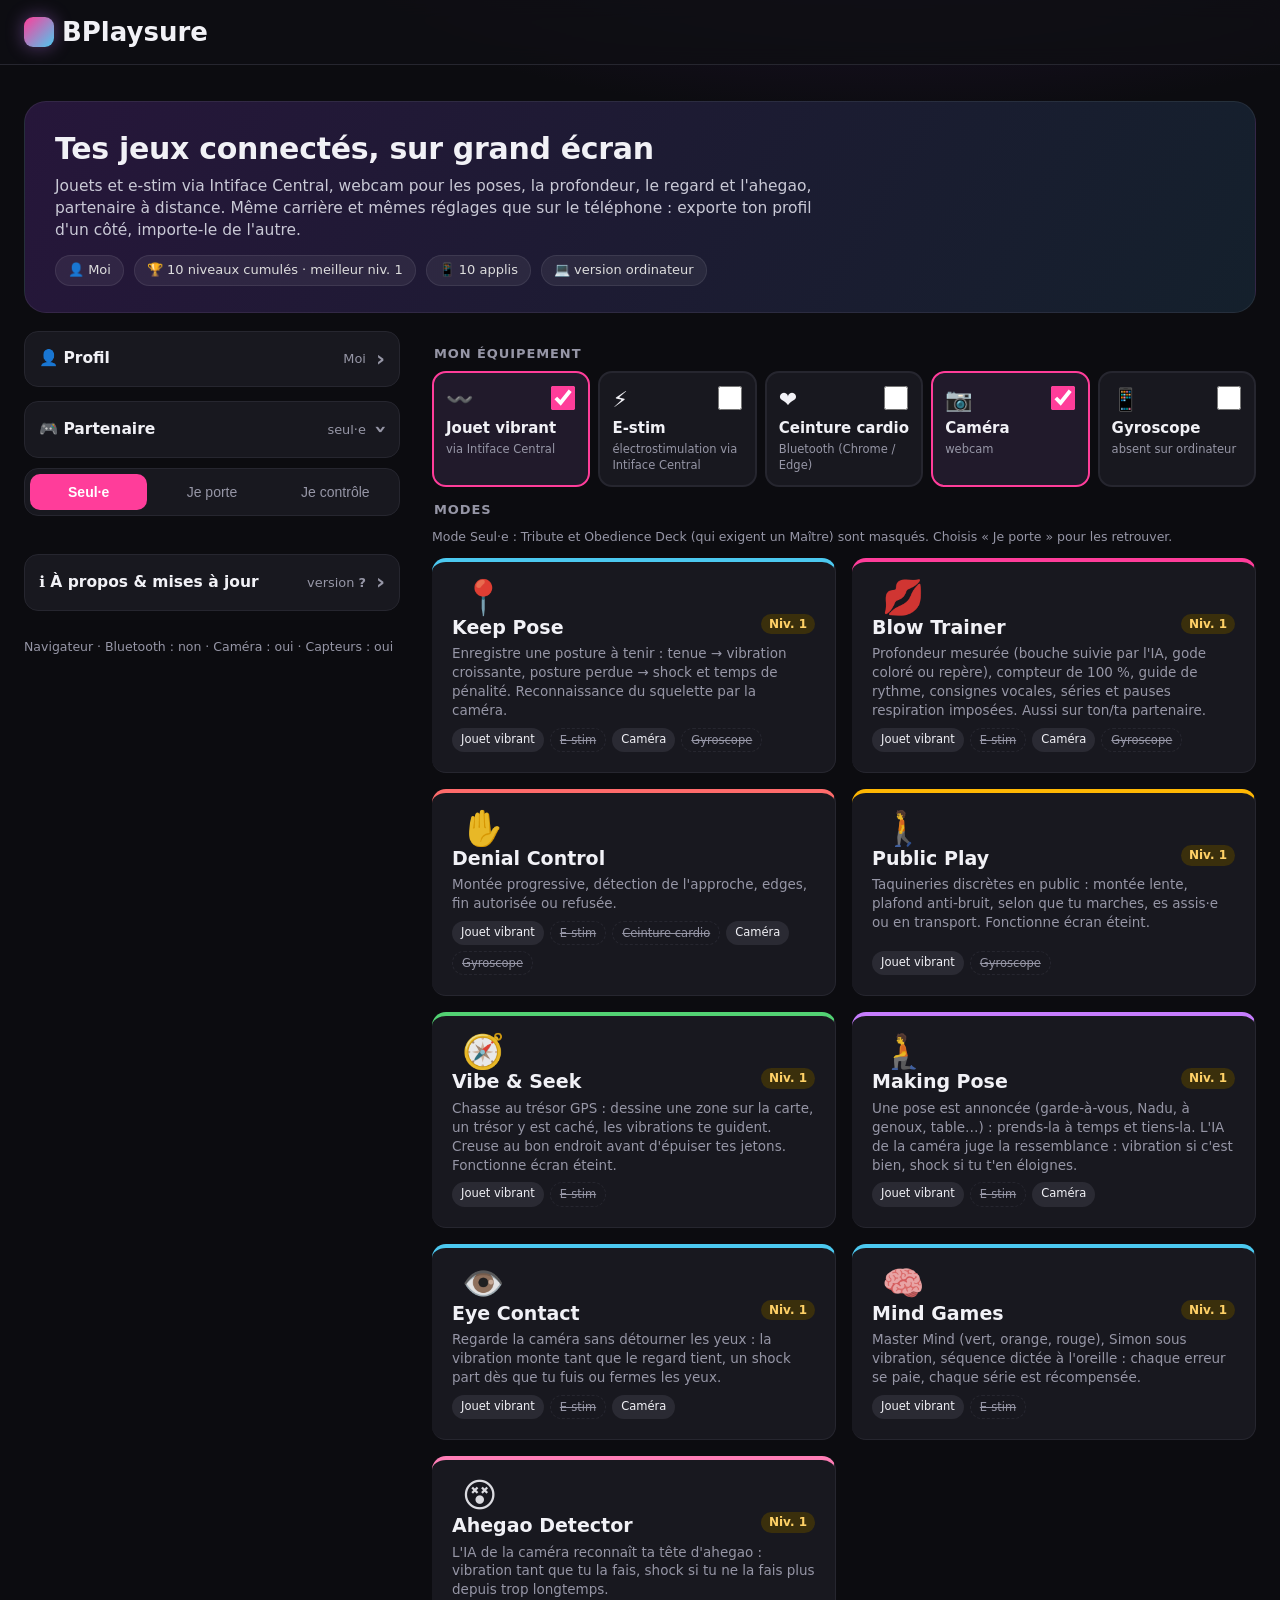
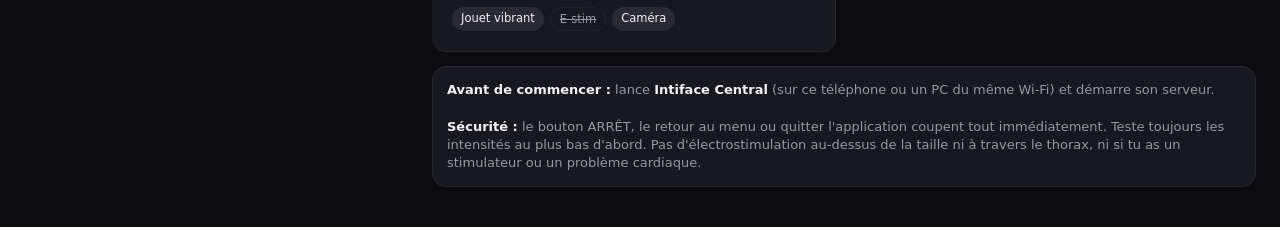
<file: index.html>
<!DOCTYPE html>
<html lang="fr">
<head>
<meta charset="utf-8">
<meta name="viewport" content="width=device-width,initial-scale=1,viewport-fit=cover">
<meta name="theme-color" content="#0f0f13">
<link rel="manifest" href="manifest.webmanifest">
<title>BPlaysure</title>
<link rel="stylesheet" href="common.css">
<style>
  .wrap{max-width:560px;margin:0 auto;padding:calc(16px + env(safe-area-inset-top)) 14px calc(24px + env(safe-area-inset-bottom));display:flex;flex-direction:column;gap:14px}
  .brand{display:flex;align-items:center;gap:8px;font-size:24px;font-weight:800;margin:4px 2px 0}
  .brand .pill{margin-left:auto;font-weight:400}
  h2{font-size:13px;text-transform:uppercase;letter-spacing:.07em;color:var(--mute);margin:8px 2px -4px}
  .eq{display:grid;grid-template-columns:1fr 1fr;gap:8px}
  .eq label{display:flex;flex-direction:column;align-items:flex-start;gap:2px;background:var(--panel);border:2px solid var(--line);border-radius:var(--r);padding:12px;min-height:76px;position:relative;cursor:pointer}
  .eq label:has(input:checked){border-color:var(--acc);background:#211a2b}
  .eq input{position:absolute;top:10px;right:10px}
  .eq .ic{font-size:22px}
  .eq b{font-size:15px}
  .eq small{color:var(--mute);font-size:11.5px}
  .card{display:block;text-decoration:none;color:var(--fg);background:var(--panel);border:1px solid var(--line);border-radius:var(--r);padding:16px;border-left:5px solid var(--c)}
  .card:active{transform:scale(.99)}
  .card h3{margin:0 0 4px;font-size:18px}
  .card p{margin:0;color:var(--mute);font-size:13px}
  .card.off{opacity:.45;pointer-events:none}
  .uses{margin-top:8px;display:flex;gap:6px;flex-wrap:wrap}
  .uses span{font-size:11.5px;padding:3px 9px;border-radius:999px;background:#2a2a33;color:var(--fg)}
  .uses span.no{background:transparent;border:1px dashed var(--line);color:var(--mute);text-decoration:line-through}
  .warn{font-size:12.5px;color:var(--warn)}
  .info{background:var(--panel);border:1px solid var(--line);border-radius:var(--r);padding:14px;font-size:13px;color:var(--mute)}
  .info b{color:var(--fg)}
  .seg{display:grid;grid-template-columns:repeat(3,1fr);gap:6px;background:var(--panel);border:1px solid var(--line);border-radius:var(--r);padding:5px}
  .seg button{background:transparent;border:none;border-radius:10px;padding:10px 4px;font-size:14px;color:var(--mute)}
  .seg button.sel{background:var(--acc);color:#fff;font-weight:700}
  .panel{background:var(--panel);border:1px solid var(--line);border-radius:var(--r);padding:12px 14px}
  .code{font:600 15px ui-monospace,monospace;letter-spacing:.04em;background:#0b0b0e;border:1px solid var(--line);border-radius:10px;padding:10px;word-break:break-all;user-select:all;margin:8px 0}
  textarea{width:100%;background:#0b0b0e;color:var(--fg);border:1px solid var(--line);border-radius:10px;padding:10px;font:15px ui-monospace,monospace;resize:none}
  .bigbtn{width:100%;height:58px;font-size:17px;font-weight:700;border-radius:16px;margin-top:10px}
  select{max-width:58vw}
  .card .mIc{float:right;font-size:28px;line-height:1;margin:-2px 0 0 10px;opacity:.9}
  #hero{display:none}
  #sideCol{display:flex;flex-direction:column;gap:14px}
  #tabBar{display:none}
  /* ---------- téléphone : onglets, liste d'applis groupée, équipement en pastilles ---------- */
  @media (max-width:999px){
    .wrap{padding-bottom:calc(104px + env(safe-area-inset-bottom));gap:12px}
    .brand{position:sticky;top:0;z-index:20;margin:0 -14px;padding:calc(12px + env(safe-area-inset-top)) 16px 12px;background:#0c0c10d6;backdrop-filter:blur(16px);-webkit-backdrop-filter:blur(16px);border-bottom:1px solid #ffffff0d;font-size:21px;justify-content:center}
    .brand .pill{position:absolute;right:14px}
    .brand #tabTitle{font-weight:800}
    .brand .bName{display:none}
    body[data-tab="apps"] #profCard,body[data-tab="apps"] #pairCard,body[data-tab="apps"] #openRemote,body[data-tab="apps"] #aboutCard,body[data-tab="apps"] #envInfo{display:none!important}
    body[data-tab="partner"] #wearerUI,body[data-tab="partner"] #profCard,body[data-tab="partner"] #aboutCard,body[data-tab="partner"] #envInfo{display:none!important}
    body[data-tab="me"] #wearerUI,body[data-tab="me"] #pairCard,body[data-tab="me"] #openRemote{display:none!important}
    body[data-tab="partner"].ctl #ctlHint{display:block}
    details.pairCard>summary,.panel,.seg{border-radius:18px;background:#16161c;border-color:#ffffff0a}
    /* barre d'onglets */
    #tabBar{display:flex;position:fixed;left:0;right:0;bottom:0;z-index:30;justify-content:space-around;align-items:flex-end;padding:8px 10px calc(8px + env(safe-area-inset-bottom));background:#111116ee;backdrop-filter:blur(16px);-webkit-backdrop-filter:blur(16px);border-top:1px solid #ffffff0d}
    #tabBar button{flex:1;background:none;border:none;color:var(--mute);display:flex;flex-direction:column;align-items:center;gap:3px;font-size:11px;padding:4px 0}
    #tabBar button b{font-size:21px;line-height:1;filter:grayscale(1) opacity(.7)}
    #tabBar button.sel{color:var(--fg)}
    #tabBar button.sel b{filter:none}
    #tabBar button.mid b{width:58px;height:58px;margin-top:-26px;border-radius:50%;display:flex;align-items:center;justify-content:center;background:linear-gradient(135deg,#ff3d9a,#c77dff);box-shadow:0 8px 22px #ff3d9a55;border:4px solid #0c0c10;filter:none;font-size:25px}
    #tabBar button.mid.sel{color:var(--acc)}
    /* équipement : pastilles défilantes */
    .eq{display:flex;overflow-x:auto;gap:8px;scrollbar-width:none;margin:0 -14px;padding:0 14px}
    .eq::-webkit-scrollbar{display:none}
    .eq label{flex:none;flex-direction:row;align-items:center;gap:7px;min-height:0;padding:9px 14px;border-radius:999px;border-width:1px;background:#16161c}
    .eq label small{display:none}
    .eq label b{font-size:13.5px;font-weight:600}
    .eq .ic{font-size:17px}
    .eq input{position:absolute;opacity:0;pointer-events:none}
    .eq label:has(input:checked){border-color:var(--acc);background:#2a1022}
    .eq label:has(input:checked) b::after{content:" ✓";color:var(--acc)}
    /* applis : une liste groupée comme un menu de réglages */
    #modeGrid{background:#16161c;border:1px solid #ffffff0a;border-radius:20px;gap:0!important;overflow:hidden}
    #modeGrid .card{display:grid;grid-template-columns:46px minmax(0,1fr) auto;grid-template-areas:"ic t ch" "ic d ch";column-gap:12px;align-items:center;background:none;border:none;border-radius:0;border-bottom:1px solid #ffffff09;padding:12px 14px}
    #modeGrid .card:last-child{border-bottom:none}
    #modeGrid .card::after{content:"›";grid-area:ch;color:#6d6d7a;font-size:26px;font-weight:300}
    #modeGrid .card .mIc{grid-area:ic;float:none;margin:0;width:44px;height:44px;border-radius:50%;display:flex;align-items:center;justify-content:center;font-size:21px;background:color-mix(in srgb,var(--c) 22%,#16161c);box-shadow:inset 0 0 0 1px color-mix(in srgb,var(--c) 45%,transparent)}
    #modeGrid .card h3{grid-area:t;font-size:16px;margin:0;display:flex;align-items:center;gap:6px}
    #modeGrid .card h3 .lvlTag{float:none!important;margin-left:auto;font-size:10.5px;padding:1px 7px}
    #modeGrid .card p{grid-area:d;font-size:12.5px;white-space:nowrap;overflow:hidden;text-overflow:ellipsis}
    #modeGrid .card .uses{display:none}
    #modeGrid .card:active{background:#ffffff08;transform:none}
    h2{margin:10px 4px 2px}
  }
  /* ---------- grand écran : menu façon site web ---------- */
  @media (min-width:1000px){
    body{background:radial-gradient(1200px 500px at 70% -10%,#2a1640 0,transparent 60%),var(--bg)}
    .wrap{max-width:1320px;padding:0 24px 40px;display:grid;grid-template-columns:380px minmax(0,1fr);grid-template-areas:"brand brand" "upd upd" "hero hero" "side main";gap:18px 28px;align-items:start}
    .brand{grid-area:brand;position:sticky;top:0;z-index:20;margin:0 -24px;padding:14px 24px;background:#0f0f13d9;backdrop-filter:blur(10px);border-bottom:1px solid var(--line);font-size:26px}
    .brand::before{content:"";width:30px;height:30px;border-radius:9px;background:linear-gradient(135deg,var(--acc),var(--vib));box-shadow:0 0 18px #c77dff66}
    #updBox{grid-area:upd}
    #hero{grid-area:hero;display:block;padding:26px 30px;border-radius:22px;background:linear-gradient(120deg,#26163a,#14202c);border:1px solid #ffffff12}
    #hero h1{margin:0 0 6px;font-size:30px;letter-spacing:-.01em}
    #hero p{margin:0;color:#c9c9d6;max-width:760px}
    #hero .heroStats{display:flex;gap:10px;flex-wrap:wrap;margin-top:14px}
    #hero .heroStats span{background:#ffffff10;border:1px solid #ffffff14;border-radius:999px;padding:5px 12px;font-size:13px;color:#ddd}
    #sideCol{grid-area:side;display:flex;flex-direction:column;gap:14px;position:sticky;top:80px;max-height:calc(100vh - 96px);overflow:auto;padding-right:4px}
    #wearerUI{grid-area:main}
    .eq{grid-template-columns:repeat(5,1fr)}
    #modeGrid{display:grid!important;grid-template-columns:repeat(auto-fill,minmax(290px,1fr));gap:16px!important}
    .card{padding:20px;border-left-width:0;border-top:4px solid var(--c);transition:transform .15s,box-shadow .15s,border-color .15s;min-height:150px;display:flex;flex-direction:column}
    .card h3{font-size:19px}
    .card p{font-size:13.5px;flex:1}
    .card .mIc{font-size:34px}
    h2{font-size:13px;margin-top:14px}
    select{max-width:240px}
    #lockScr{background:radial-gradient(800px 400px at 50% 30%,#2a1640,transparent 70%),var(--bg)}
  }
  details.pairCard{display:flex;flex-direction:column;gap:10px}
  details.pairCard>summary{list-style:none;cursor:pointer;display:flex;align-items:center;gap:10px;padding:12px 14px;background:var(--panel);border:1px solid var(--line);border-radius:var(--r);font-weight:700}
  details.pairCard>summary::-webkit-details-marker{display:none}
  details.pairCard>summary small{font-weight:400;color:var(--mute);margin-left:auto;text-align:right}
  details.pairCard>summary::after{content:"›";color:var(--mute);font-size:22px;transition:transform .15s}
  details.pairCard[open]>summary::after{transform:rotate(90deg)}
  details.pairCard[open]>summary{margin-bottom:10px}
  details.pairCard>summary>span{white-space:nowrap}
  details.pairCard>.seg,details.pairCard>.panel{margin-bottom:10px}
  /* profils */
  .pickRow{display:flex;gap:6px;align-items:center;margin:6px 0}
  .pickRow select{flex:1;min-width:0}
  .pickRow button{flex:none;min-width:44px;padding:0 10px}
  #lockScr{position:fixed;inset:0;z-index:9500;background:var(--bg,#0d0d12);display:flex;flex-direction:column;align-items:center;justify-content:center;gap:12px;padding:24px;text-align:center}
  #lockScr input{font:800 28px ui-monospace,monospace;text-align:center;letter-spacing:8px;width:220px;background:var(--panel,#16161e);color:var(--fg,#eee);border:1px solid var(--line,#333);border-radius:12px;padding:8px}
  #lockScr .others{display:flex;flex-wrap:wrap;gap:8px;justify-content:center;margin-top:16px}
</style>
</head>
<body>
<nav id="tabBar">
  <button data-t="partner"><b>💞</b>Partenaire</button>
  <button data-t="apps" class="mid"><b>🎮</b>Applis</button>
  <button data-t="me"><b>👤</b>Moi</button>
</nav>
<div class="wrap">
  <div class="brand"><span class="bName">BPlaysure</span><span id="tabTitle" class="hidden"></span> <span id="partnerState" class="pill hidden"></span></div>

  <section id="hero">
    <h1>Tes jeux connectés, sur grand écran</h1>
    <p>Jouets et e-stim via Intiface Central, webcam pour les poses, la profondeur, le regard et l'ahegao, partenaire à distance. Même carrière et mêmes réglages que sur le téléphone : exporte ton profil d'un côté, importe-le de l'autre.</p>
    <div class="heroStats" id="heroStats"></div>
  </section>

  <div class="panel hidden" id="updBox" style="border-color:#52d273;margin-bottom:12px">
    <b id="updTitle"></b><br><small class="muted" id="updSub"></small>
    <pre id="updNotes" class="muted" style="white-space:pre-wrap;font:inherit;font-size:13px;max-height:180px;overflow:auto;margin:8px 0"></pre>
    <div class="meter hidden" id="updProg" style="margin:8px 0"><div id="updBar" class="vibC"></div></div>
    <p class="muted" id="updMsg" style="margin:4px 0"></p>
    <div class="row"><button id="updGo" class="primary">⬇️ Mettre à jour</button><button id="updLater">Plus tard</button><button id="updSkip">Ignorer</button></div>
  </div>

  <div id="lockScr" class="hidden">
    <div style="font-size:52px">🔒</div>
    <h2 id="lockName" style="margin:0"></h2>
    <input id="lockPin" type="password" inputmode="numeric" maxlength="12" placeholder="PIN" autocomplete="off">
    <button id="lockGo" class="primary" style="min-width:220px">Déverrouiller</button>
    <p class="muted" id="lockMsg"></p>
    <div class="others" id="lockOthers"></div>
  </div>

  <div id="sideCol">
  <details class="pairCard" id="profCard">
  <summary><span>👤 Profil</span><small id="profSum">—</small></summary>
  <div class="panel">
    <div class="pickRow"><select id="profSel"></select><button id="profAdd" title="Nouveau profil">➕</button><button id="profRen" title="Renommer">✏️</button><button id="profDel" title="Supprimer">🗑️</button></div>
    <p class="muted" style="margin:4px 0 8px">Chaque profil a sa carrière, ses réglages, son équipement et ses partenaires.</p>
    <div class="row"><button id="profPin">🔒 PIN…</button><button id="profExp">📤 Exporter</button><button id="profImp">📥 Importer</button></div>
    <input id="profFile" type="file" accept=".json,application/json,text/plain,application/octet-stream" class="hidden">
    <p class="muted" style="margin:6px 0 0">La sauvegarde (fichier .json) permet de retrouver ce profil sur un autre téléphone ou sur ordinateur : « Importer » le recrée en nouveau profil, sans rien écraser. La galerie d'images d'Eye Contact n'est pas incluse. Le PIN est un simple verrou d'accès, les données ne sont pas chiffrées.</p>
  </div>
  </details>

  <details class="pairCard" id="pairCard" open>
  <summary><span>🎮 Partenaire</span><small id="pairSum">—</small></summary>
  <div class="seg" id="roleSeg">
    <button data-r="none">Seul·e</button>
    <button data-r="wear">Je porte</button>
    <button data-r="ctl">Je contrôle</button>
  </div>

  <!-- PORTEUR -->
  <div class="panel hidden" id="wearPanel">
    <div class="pickRow"><span>👑 Maître</span><select id="mstSel"></select><button id="mstAdd" title="Ajouter un Maître">➕</button><button id="mstRen" title="Renommer">✏️</button><button id="mstDel" title="Supprimer">🗑️</button></div>
    <p class="muted" style="margin:0 0 8px">Chaque Maître (ou chaque appareil d'un même Maître : téléphone, PC…) a son propre code, ses permissions et son accord Master/Sub. Choisis ici celui qui te contrôle maintenant.</p>
    <p class="muted">Donne ce code à ton/ta partenaire : sur son téléphone, menu → « Je contrôle ». Contrôle : <b id="fp">—</b> (doit s'afficher pareil chez lui/elle).</p>
    <div class="code" id="pairCode">—</div>
    <div class="row"><button id="shareCode" class="primary">Partager</button><button id="copyCode">Copier</button><button id="newCode">Nouveau code</button></div>
    <div class="panel" id="msBox" style="margin:10px 0">
      <label class="f"><span><b class="crown">👑 Mode Master/Sub</b><br><small class="muted" id="msState">désactivé</small></span><input id="msToggle" type="checkbox"></label>
      <p class="muted" style="margin:6px 0 0">Pleins pouvoirs au partenaire sur les vibrations et le Shock, sans plafonds partenaire. Il faut ton accord et le sien ; le choix est mémorisé. Chacun peut l'arrêter à tout moment.</p>
    </div>
    <div id="permBox">
    <label class="f"><span>Le partenaire peut…</span>
      <select id="permLevel">
        <option value="view">Seulement voir</option>
        <option value="vib">Voir + vibrations manuelles</option>
        <option value="full">Tout : armer, désarmer, changer d'app, actions</option>
      </select>
    </label>
    <label class="f"><span>Plafond des vibrations à distance (%)</span><input id="vibCap" type="number" min="0" max="100" value="60"></label>
    <label class="f"><span>En Sortie, rester sous le plafond de discrétion</span><input id="discreet" type="checkbox" checked></label>
    <div data-need="stim">
      <label class="f"><span>⚡ Autoriser le bouton Shock (e-stim)</span><input id="allowStim" type="checkbox"></label>
      <label class="f" id="stimCapRow"><span>Plafond du Shock (%)</span><input id="stimCap" type="number" min="0" max="100" value="20"></label>
    </div>
    </div>
    <label class="f"><span>Relais</span><select id="broker"><option value="emqx">EMQX (Europe)</option><option value="hivemq">HiveMQ</option></select></label>
    <p class="muted">Chiffré de bout en bout. Rien ne se passe tant que tu n'as pas armé (ou laissé armer) une session, et ton bouton ARRÊT annule toujours tout. Un armement à distance est précédé de 3 bips : ARRÊT pour refuser.</p>
  </div>

  <!-- TÉLÉCOMMANDE -->
  <div class="panel hidden" id="ctlPanel">
    <div class="pickRow"><span>🎯 Sub</span><select id="subSel"></select><button id="subAdd" title="Ajouter">➕</button><button id="subRen" title="Renommer">✏️</button><button id="subDel" title="Supprimer">🗑️</button></div>
    <p class="muted">Colle le code partagé par la personne qui porte (menu → « Je porte »). Chaque Sub enregistrée garde son code.</p>
    <textarea id="codeIn" rows="3" placeholder="XXXX-XXXX-…" autocomplete="off" autocapitalize="characters" spellcheck="false"></textarea>
    <p class="muted">Contrôle : <b id="fpIn">—</b></p>
    <label class="f"><span>Relais</span><select id="brokerIn"><option value="emqx">EMQX (Europe)</option><option value="hivemq">HiveMQ</option></select></label>
  </div>
  </details>
  <button id="openRemote" class="primary bigbtn hidden">🎮 Ouvrir la télécommande</button>
  </div>

  <div id="wearerUI">
    <h2>Mon équipement</h2>
    <div class="eq" id="eq" style="margin-top:12px">
      <label><input type="checkbox" data-k="vib"><span class="ic">〰️</span><b>Jouet vibrant</b><small>via Intiface</small></label>
      <label><input type="checkbox" data-k="stim"><span class="ic">⚡</span><b>E-stim</b><small>électrostimulation via Intiface</small></label>
      <label><input type="checkbox" data-k="hr"><span class="ic">❤️</span><b>Ceinture cardio</b><small>Bluetooth</small></label>
      <label><input type="checkbox" data-k="cam"><span class="ic">📷</span><b>Caméra</b><small>du téléphone</small></label>
      <label><input type="checkbox" data-k="gyro"><span class="ic">📱</span><b>Gyroscope</b><small>téléphone posé sur toi</small></label>
    </div>
    <p class="warn" id="eqWarn"></p>
    <div class="panel" data-need="hr" style="margin-top:10px">
      <div class="row" style="margin:0"><span style="flex:1">❤️ Ceinture : <b id="hrMenu">—</b> <small class="muted" id="hrMenuSt"></small></span><button id="hrMenuBtn">Connecter</button></div>
      <p class="muted" style="margin:6px 0 0">Reste connectée dans tous les modes, se reconnecte toute seule, et le cardio est visible en direct sur la télécommande.</p>
    </div>

    <h2>Modes</h2>
    <p class="muted hidden" id="soloNote">Mode Seul·e : Tribute et Obedience Deck (qui exigent un Maître) sont masqués. Choisis « Je porte » pour les retrouver.</p>
    <div id="modeGrid" style="display:flex;flex-direction:column;gap:14px;margin-top:12px">
      <a class="card" id="m-motion" href="motion.html" style="--c:var(--vib)">
        <h3>Keep Pose</h3>
        <p>Enregistre une posture à tenir : tenue → vibration croissante, posture perdue → shock et temps de pénalité. Reconnaissance du squelette par la caméra.</p>
        <div class="uses"></div>
      </a>
      <a class="card" id="m-deep" href="deep.html" style="--c:var(--acc)">
        <h3>Blow Trainer</h3>
        <p>Profondeur mesurée (bouche suivie par l'IA, gode coloré ou repère), compteur de 100 %, guide de rythme, consignes vocales, séries et pauses respiration imposées. Aussi sur ton/ta partenaire.</p>
        <div class="uses"></div>
      </a>
      <a class="card" id="m-denial" href="denial.html" style="--c:var(--stim)">
        <h3>Denial Control</h3>
        <p>Montée progressive, détection de l'approche, edges, fin autorisée ou refusée.</p>
        <div class="uses"></div>
      </a>
      <a class="card" id="m-public" href="public.html" style="--c:var(--warn)">
        <h3>Public Play</h3>
        <p>Taquineries discrètes en public : montée lente, plafond anti-bruit, selon que tu marches, es assis·e ou en transport. Fonctionne écran éteint.</p>
        <div class="uses"></div>
      </a>
      <a class="card" id="m-seek" href="seek.html" style="--c:#52d273">
        <h3>Vibe &amp; Seek</h3>
        <p>Chasse au trésor GPS : dessine une zone sur la carte, un trésor y est caché, les vibrations te guident. Creuse au bon endroit avant d'épuiser tes jetons. Fonctionne écran éteint.</p>
        <div class="uses"></div>
      </a>
      <a class="card" id="m-making" href="making.html" style="--c:#c77dff">
        <h3>Making Pose</h3>
        <p>Une pose est annoncée (garde-à-vous, Nadu, à genoux, table…) : prends-la à temps et tiens-la. L'IA de la caméra juge la ressemblance : vibration si c'est bien, shock si tu t'en éloignes.</p>
        <div class="uses"></div>
      </a>
      <a class="card" id="m-tribute" href="tribute.html" style="--c:#ffd166">
        <h3>Tribute</h3>
        <p>Garde le doigt sur l'écran pendant une série de shocks croissants pour gagner des crédits de plaisir. Ton Maître les dépense en vibrations… quand il le décide.</p>
        <div class="uses"></div>
      </a>
      <a class="card" id="m-eyes" href="eyes.html" style="--c:#4cc9f0">
        <h3>Eye Contact</h3>
        <p>Regarde la caméra sans détourner les yeux : la vibration monte tant que le regard tient, un shock part dès que tu fuis ou fermes les yeux.</p>
        <div class="uses"></div>
      </a>
      <a class="card" id="m-deck" href="deck.html" style="--c:#c77dff">
        <h3>Obedience Deck</h3>
        <p>Le Maître prépare des cartes cachées (immobilité, shocks, vagues, tease…). Un seul bouton : « Je me soumets ». Abandonner = pénalité de brat.</p>
        <div class="uses"></div>
      </a>
      <a class="card" id="m-mind" href="mind.html" style="--c:#4cc9f0">
        <h3>Mind Games</h3>
        <p>Master Mind (vert, orange, rouge), Simon sous vibration, séquence dictée à l'oreille : chaque erreur se paie, chaque série est récompensée.</p>
        <div class="uses"></div>
      </a>
      <a class="card" id="m-ahegao" href="ahegao.html" style="--c:#ff7eb6">
        <h3>Ahegao Detector</h3>
        <p>L'IA de la caméra reconnaît ta tête d'ahegao : vibration tant que tu la fais, shock si tu ne la fais plus depuis trop longtemps.</p>
        <div class="uses"></div>
      </a>
    </div>

    <div class="info" style="margin-top:14px">
      <b>Avant de commencer :</b> lance <b>Intiface Central</b> (sur ce téléphone ou un PC du même Wi-Fi) et démarre son serveur.<br><br>
      <b>Sécurité :</b> le bouton ARRÊT, le retour au menu ou quitter l'application coupent tout immédiatement. Teste toujours les intensités au plus bas d'abord. Pas d'électrostimulation au-dessus de la taille ni à travers le thorax, ni si tu as un stimulateur ou un problème cardiaque.
    </div>
  </div>
  <details class="pairCard" id="aboutCard" style="margin-top:14px">
    <summary><span>ℹ️ À propos & mises à jour</span><small>version <b id="verCur">—</b></small></summary>
    <div class="panel">
      <label class="f"><span>Dépôt GitHub des versions (propriétaire/dépôt)</span><input id="updRepo" type="text" placeholder="ex. pseudo/bplaysure" autocapitalize="off" spellcheck="false" style="max-width:55vw"></label>
      <label class="f"><span>Vérifier au lancement</span><input id="updAuto" type="checkbox" checked></label>
      <div class="row"><button id="updCheck">🔄 Vérifier maintenant</button></div>
      <p class="muted" id="updInfo"></p>
    </div>
  </details>
  <p class="muted" id="envInfo"></p>
  <div id="log" class="hidden"></div>
</div>

<script src="common.js"></script>
<script src="outdoor.js"></script>
<script src="partner.js"></script>
<script src="game.js"></script>
<script src="update.js"></script>
<script>
"use strict";
nativeCall("setBackground", false);
nativeCall("sensorsStop");

/* ---------------- Équipement & modes ---------------- */
const EXTRA = { motion: [], deep: ["cam", "gyro"], denial: ["hr", "cam", "gyro"], public: ["gyro"], ahegao: [], seek: ["stim"], making: [], tribute: [], eyes: [], deck: ["gyro"], mind: [] };
function refresh(){
  for (const k of Object.keys(MODE_REQ)) {
    const card = $("m-" + k), box = card.querySelector(".uses"), m = MODE_REQ[k]; box.innerHTML = "";
    [...m.out, ...m.req, ...EXTRA[k]].forEach(e => {
      const s = document.createElement("span"); s.textContent = EQUIP_LABELS[e];
      if (!Equip[e]) s.className = "no"; box.appendChild(s);
    });
    card.classList.toggle("off", !modeAllowed(k));
  }
  $("eqWarn").textContent = !Equip.vib && !Equip.stim ? "Coche au moins un jouet (vibrant ou e-stim) pour piloter quelque chose."
    : (!Equip.cam && !Equip.gyro ? "Sans caméra ni gyroscope, seuls Denial Control et Public Play restent utilisables." : "");
  applyEquip();
}
document.querySelectorAll("#eq input").forEach(i => {
  i.checked = !!Equip[i.dataset.k];
  i.onchange = () => { Equip[i.dataset.k] = i.checked; store.set("bpEquip", { vib: Equip.vib, stim: Equip.stim, hr: Equip.hr, cam: Equip.cam, gyro: Equip.gyro }); refresh(); Partner.send(true); };
});

/* ---------------- Ceinture cardio ---------------- */
HR.onStatus = t => { $("hrMenuSt").textContent = t; };
$("hrMenuBtn").onclick = async () => { try { await HR.connect(); } catch (e) { $("hrMenuSt").textContent = e.message; } };
setInterval(() => { $("hrMenu").textContent = HR.live ? HR.bpm + " bpm" : "—"; }, 500);

/* ---------------- Niveaux de progression à droite du nom de chaque app ---------------- */
function showLevels(){
  for (const a of Object.keys(GAME_APPS)) {
    const h = $("m-" + a).querySelector("h3"); let t = h.querySelector(".lvlTag");
    if (!t) { t = document.createElement("span"); t.className = "lvlTag"; t.style.float = "right"; h.appendChild(t); }
    const g = Game.get(a); t.textContent = "Niv. " + g.lvl + (g.lvl >= MAX_LVL ? " 👑" : "");
    t.classList.toggle("hidden", role === "ctl");
  }
}

/* ---------------- Profils ---------------- */
function renderProfiles(){
  $("profSel").innerHTML = Profiles.list.map(p => `<option value="${p.id}">${p.pin ? "🔒 " : ""}${p.name.replace(/</g, "&lt;")}</option>`).join("");
  $("profSel").value = Profiles.cur.id;
  $("profSum").textContent = Profiles.cur.name + (Profiles.list.length > 1 ? ` · ${Profiles.list.length} profils` : "");
  $("profDel").disabled = Profiles.list.length < 2;
  $("profPin").textContent = Profiles.cur.pin ? "🔓 Retirer le PIN" : "🔒 Ajouter un PIN";
}
const reloadMenu = () => { if (typeof Partner !== "undefined" && Partner.started) Partner.stop(); location.replace("index.html"); };
$("profSel").onchange = () => { Profiles.switchTo($("profSel").value); reloadMenu(); };
$("profAdd").onclick = async () => {
  const n = await confirmDialog({ title: "Nouveau profil", html: "<p>Il démarre vierge : niveau 1 partout, réglages par défaut, aucun partenaire.</p>", input: { placeholder: "Nom du profil", maxlength: 30 }, ok: "Créer" });
  if (!n || !n.trim()) return; Profiles.switchTo(Profiles.add(n.trim())); reloadMenu();
};
$("profRen").onclick = async () => {
  const n = await confirmDialog({ title: "Renommer le profil", input: { value: Profiles.cur.name, maxlength: 30 }, ok: "Renommer" });
  if (!n || !n.trim()) return; Profiles.cur.name = n.trim().slice(0, 30); Profiles.save(); renderProfiles();
};
$("profDel").onclick = async () => {
  const c = Profiles.cur;
  if (!await confirmDialog({ title: `Supprimer « ${c.name} » ?`, html: "<p>Sa carrière, ses réglages et ses partenaires seront effacés de cet appareil. Exporte-le d'abord si tu veux le garder.</p>", check: "Je veux supprimer ce profil", ok: "Supprimer" })) return;
  Profiles.remove(c.id); reloadMenu();
};
$("profPin").onclick = async () => {
  const c = Profiles.cur;
  if (c.pin) { if (await confirmDialog({ title: "Retirer le PIN ?", html: `<p>« ${c.name} » s'ouvrira sans code.</p>`, ok: "Retirer" })) { delete c.pin; Profiles.save(); renderProfiles(); } return; }
  const a = await confirmDialog({ title: "Choisir un PIN", html: "<p>4 à 12 chiffres, demandé à chaque ouverture de l'appli sur ce profil.</p>", input: { type: "password", maxlength: 12, placeholder: "PIN" }, ok: "Suivant" });
  if (a == null) return; if (!/^\d{4,12}$/.test(a)) return toast("PIN invalide", "4 à 12 chiffres", "#ff4d6d");
  const b = await confirmDialog({ title: "Confirmer le PIN", input: { type: "password", maxlength: 12, placeholder: "PIN" }, ok: "Valider" });
  if (b !== a) return toast("Les deux PIN ne correspondent pas", "", "#ff4d6d");
  c.pin = Profiles.hash(c.id, a); Profiles.save(); sessionStorage.setItem("bpUnlocked", c.id); renderProfiles(); toast("🔒 PIN enregistré");
};
$("profExp").onclick = () => {
  const d = Profiles.exportData(), day = new Date().toISOString().slice(0, 10);
  saveTextFile(`BPlaysure-${Profiles.cur.name.replace(/[^\w-]+/g, "_")}-${day}.json`, JSON.stringify(d));
  log(`📤 Sauvegarde du profil « ${Profiles.cur.name} » (${Object.keys(d.data).length} éléments).`);
};
$("profImp").onclick = () => $("profFile").click();
$("profFile").onchange = async e => {
  const f = e.target.files[0]; e.target.value = ""; if (!f) return;
  try {
    const o = JSON.parse(await f.text()); const name = o && o.name;
    if (!await confirmDialog({ title: "Importer cette sauvegarde ?", html: `<p>Un <b>nouveau profil</b> « ${String(name || "?").replace(/</g, "&lt;")} » sera créé avec sa carrière et ses réglages. Aucun profil existant n'est modifié.</p>`, ok: "Importer" })) return;
    const id = Profiles.importData(o); Profiles.switchTo(id); toast("📥 Profil importé"); setTimeout(reloadMenu, 600);
  } catch (err) { toast("Import impossible", err.message, "#ff4d6d"); }
};
/* écran de verrouillage (profil protégé par PIN) */
function showLock(){
  const c = Profiles.cur; if (Profiles.unlocked) { $("lockScr").classList.add("hidden"); return false; }
  $("lockScr").classList.remove("hidden"); $("lockName").textContent = c.name; $("lockPin").value = ""; $("lockMsg").textContent = "";
  $("lockOthers").innerHTML = Profiles.list.filter(p => p.id !== c.id).map(p => `<button data-id="${p.id}">${p.pin ? "🔒 " : "👤 "}${p.name.replace(/</g, "&lt;")}</button>`).join("");
  $("lockOthers").querySelectorAll("button").forEach(b => b.onclick = () => { Profiles.switchTo(b.dataset.id); reloadMenu(); });
  setTimeout(() => $("lockPin").focus(), 100);
  return true;
}
$("lockGo").onclick = () => { if (Profiles.unlock($("lockPin").value)) reloadMenu(); else { $("lockMsg").textContent = "PIN incorrect"; $("lockPin").value = ""; } };
$("lockPin").onkeydown = e => { if (e.key === "Enter") $("lockGo").onclick(); };
renderProfiles();

/* ---------------- Présentation (icônes des applis, grand écran) ---------------- */
document.querySelectorAll("a.card").forEach(c => {
  const k = c.id.replace(/^m-/, ""), h = c.querySelector("h3");
  if (h && MODE_ICONS[k] && !c.querySelector(".mIc")) { const i = document.createElement("span"); i.className = "mIc"; i.textContent = MODE_ICONS[k]; c.insertBefore(i, h); }
});
if (IS_DESKTOP) {   // libellés adaptés à un ordinateur
  const lab = (k, t) => { const e = document.querySelector(`#eq [data-k="${k}"]`); if (e) e.parentElement.querySelector("small").textContent = t; };
  lab("cam", "webcam"); lab("gyro", "absent sur ordinateur"); lab("hr", "Bluetooth (Chrome / Edge)"); lab("vib", "via Intiface Central"); lab("stim", "électrostimulation via Intiface Central");
}
/* ---------------- Onglets (téléphone) ---------------- */
const TAB_TITLES = { apps: "Applis", partner: "Partenaire", me: "Moi" };
function setTab(t){
  document.body.dataset.tab = t; store.set("bpMenuTab", t);
  document.querySelectorAll("#tabBar button").forEach(b => b.classList.toggle("sel", b.dataset.t === t));
  $("tabTitle").textContent = TAB_TITLES[t]; $("tabTitle").classList.toggle("hidden", wideMQ.matches);
  if (!wideMQ.matches) { if (t === "partner") $("pairCard").open = true; if (t === "me") $("profCard").open = true; window.scrollTo(0, 0); }
}
document.querySelectorAll("#tabBar button").forEach(b => b.onclick = () => setTab(b.dataset.t));
const wideMQ = matchMedia("(min-width:1000px)");
wideMQ.addEventListener("change", () => setTab(document.body.dataset.tab || "apps"));
function placeSide(){
  // grand écran : « À propos » et l'environnement rejoignent la colonne latérale
  const side = $("sideCol"), about = $("aboutCard"), env = $("envInfo");
  if (wideMQ.matches) { side.appendChild(about); side.appendChild(env); }
  else { const w = document.querySelector(".wrap"); w.appendChild(about); w.appendChild(env); }
}
wideMQ.addEventListener("change", placeSide); placeSide();
function heroStats(){
  const lv = Object.keys(GAME_APPS).map(a => Game.get(a).lvl), best = Math.max(...lv), sum = lv.reduce((x, y) => x + y, 0);
  $("heroStats").innerHTML = [`👤 ${Profiles.cur.name.replace(/</g, "&lt;")}`, `🏆 ${sum} niveaux cumulés · meilleur niv. ${best}`, `📱 ${Object.keys(GAME_APPS).length} applis`, IS_DESKTOP ? "💻 version ordinateur" : ""].filter(Boolean).map(t => `<span>${t}</span>`).join("");
}

/* ---------------- Maîtres (porteur) ---------------- */
function renderMasters(){
  $("mstSel").innerHTML = Masters.list.map(x => `<option value="${x.id}">${x.name.replace(/</g, "&lt;")}${x.cfg.msWearer && x.cfg.msPartner && x.cfg.msCode === x.cfg.code ? " 👑" : ""}</option>`).join("");
  $("mstSel").value = Masters.cur.id; $("mstDel").disabled = Masters.list.length < 2;
}
$("mstSel").onchange = () => { Masters.activate($("mstSel").value); reloadMenu(); };
$("mstAdd").onclick = async () => {
  const n = await confirmDialog({ title: "Ajouter un Maître", html: "<p>Un nouveau code sera créé pour lui (ou pour un autre appareil du même Maître, ex. « Zenkuh · PC »).</p>", input: { placeholder: "Nom", maxlength: 30 }, ok: "Ajouter" });
  if (!n || !n.trim()) return; Masters.activate(Masters.add(n.trim())); reloadMenu();
};
$("mstRen").onclick = async () => { const n = await confirmDialog({ title: "Renommer", input: { value: Masters.cur.name, maxlength: 30 }, ok: "Renommer" }); if (n && n.trim()) { Masters.rename(Masters.cur.id, n.trim()); renderMasters(); } };
$("mstDel").onclick = async () => {
  if (!await confirmDialog({ title: `Supprimer « ${Masters.cur.name} » ?`, html: "<p>Son code et son accord Master/Sub seront oubliés.</p>", ok: "Supprimer" })) return;
  Masters.remove(Masters.cur.id); reloadMenu();
};
renderMasters();

/* ---------------- Subs enregistrées (télécommande) ---------------- */
const Subs = (() => {
  let s = store.get("bpSubs", null);
  if (!s || !Array.isArray(s.list) || !s.list.length) { s = { list: [{ id: "s1", name: "Sub", code: store.get("bpRemoteCode", ""), broker: store.get("bpRemoteBroker", "emqx") }], active: "s1" }; store.set("bpSubs", s); }
  if (!s.list.some(x => x.id === s.active)) s.active = s.list[0].id;
  return { raw: s, get cur(){ return s.list.find(x => x.id === s.active); }, save(){ store.set("bpSubs", s); } };
})();
function renderSubs(){
  $("subSel").innerHTML = Subs.raw.list.map(x => `<option value="${x.id}">${x.name.replace(/</g, "&lt;")}</option>`).join("");
  $("subSel").value = Subs.cur.id; $("subDel").disabled = Subs.raw.list.length < 2;
  $("codeIn").value = Subs.cur.code || ""; $("brokerIn").value = Subs.cur.broker || "emqx"; if (typeof fpIn === "function") fpIn();
}
$("subSel").onchange = () => { Subs.raw.active = $("subSel").value; Subs.save(); renderSubs(); };
$("subAdd").onclick = async () => {
  const n = await confirmDialog({ title: "Ajouter une Sub", input: { placeholder: "Nom", maxlength: 30 }, ok: "Ajouter" });
  if (!n || !n.trim()) return; const id = "s" + Date.now().toString(36) + Math.random().toString(36).slice(2, 6);
  Subs.raw.list.push({ id, name: n.trim().slice(0, 30), code: "", broker: "emqx" }); Subs.raw.active = id; Subs.save(); renderSubs();
};
$("subRen").onclick = async () => { const n = await confirmDialog({ title: "Renommer", input: { value: Subs.cur.name, maxlength: 30 }, ok: "Renommer" }); if (n && n.trim()) { Subs.cur.name = n.trim().slice(0, 30); Subs.save(); renderSubs(); } };
$("subDel").onclick = async () => {
  if (!await confirmDialog({ title: `Supprimer « ${Subs.cur.name} » ?`, ok: "Supprimer" })) return;
  Subs.raw.list = Subs.raw.list.filter(x => x.id !== Subs.cur.id); Subs.raw.active = Subs.raw.list[0].id; Subs.save(); renderSubs();
};

/* ---------------- Rôle ---------------- */
let role = store.get("bpRole", Partner.cfg.enabled ? "wear" : "none");
function setRole(r){
  role = r; store.set("bpRole", r);
  document.querySelectorAll("#roleSeg button").forEach(b => b.classList.toggle("sel", b.dataset.r === r));
  $("wearPanel").classList.toggle("hidden", r !== "wear");
  $("ctlPanel").classList.toggle("hidden", r !== "ctl");
  $("openRemote").classList.toggle("hidden", r !== "ctl");
  if (typeof showLevels === "function") showLevels();
  $("wearerUI").classList.toggle("hidden", r === "ctl");
  // seul·e : pas d'applis qui exigent un Maître
  for (const k of MASTER_ONLY) { const c = $("m-" + k); if (c) c.classList.toggle("hidden", r === "none"); }
  $("soloNote").classList.toggle("hidden", r !== "none");
  if (r === "ctl" && document.body.dataset.tab === "apps" && typeof setTab === "function") setTab("partner");
  const en = r === "wear";
  if (Partner.cfg.enabled !== en) { Partner.cfg.enabled = en; Partner.save(); en ? Partner.start() : Partner.stop(); }
  updateState();
}
document.querySelectorAll("#roleSeg button").forEach(b => b.onclick = () => setRole(b.dataset.r));

/* ---------------- Porteur ---------------- */
function showCode(){ $("pairCode").textContent = Partner.cfg.code; $("fp").textContent = Link.fingerprint(Partner.cfg.code); }
const P = Partner.cfg;
$("permLevel").value = P.level; $("vibCap").value = P.vibCap; $("discreet").checked = P.discreet;
$("allowStim").checked = P.stim; $("stimCap").value = P.stimCap; $("broker").value = P.broker;
function savePerm(){
  P.level = $("permLevel").value; P.vibCap = clamp(num("vibCap"), 0, 100); P.discreet = $("discreet").checked;
  P.stim = $("allowStim").checked; P.stimCap = clamp(num("stimCap"), 0, 100);
  $("stimCapRow").classList.toggle("hidden", !P.stim);
  Partner.save(); Partner.send(true);
}
["permLevel", "vibCap", "discreet", "allowStim", "stimCap"].forEach(id => $(id).onchange = savePerm);
$("broker").onchange = () => { P.broker = $("broker").value; Partner.save(); Partner.restart(); };
$("newCode").onclick = () => {
  P.code = Link.newCode(); P.msPartner = false; P.msCode = null; P.msSince = null;   // nouveau partenaire = nouvel accord
  Partner.save(); showCode(); Partner.restart(); log("Nouveau code."); updateMs();
};

/* ---------------- Master/Sub ---------------- */
function updateMs(){
  $("msToggle").checked = !!P.msWearer;
  const st = Partner.ms ? "✅ actif depuis le " + new Date(P.msSince).toLocaleDateString() + " — accord des deux enregistré"
    : P.msWearer ? "⏳ proposé : en attente de l'accord du partenaire sur sa télécommande" : "désactivé";
  $("msState").textContent = st;
  $("msBox").classList.toggle("ms", Partner.ms);
  $("permBox").style.opacity = Partner.ms ? .4 : 1; $("permBox").style.pointerEvents = Partner.ms ? "none" : "";
}
$("msToggle").onchange = async () => {
  if (!$("msToggle").checked) { Partner.msRevoke("wearer"); updateMs(); return; }
  $("msToggle").checked = false;
  const ok = await confirmDialog({
    title: "👑 Activer le mode Master/Sub ?",
    html: `<p>Une fois accepté aussi par ton/ta partenaire, il/elle aura les <b>pleins pouvoirs</b> :</p>
      <ul><li>vibrations jusqu'à 100 %, sans plafond partenaire ni plafond de discrétion ;</li>
      <li>Shock jusqu'à 100 %, jusqu'à 3 s, 1 s minimum entre deux${Equip.stim ? "" : " (si tu coches E-stim dans ton équipement)"} ;</li>
      <li>armer, désarmer, changer d'app et toutes les actions des modes.</li></ul>
      <p>Ce qui reste toujours à toi : le bouton <b>ARRÊT</b>, le « max % » de chaque appareil (Appareils), et ce réglage, que tu peux couper à tout moment.</p>
      <p class="muted">Ce choix est enregistré : vous n'aurez pas à le refaire à chaque séance. Il est lié au code actuel (« Nouveau code » l'annule).</p>`,
    check: "Je consens librement à donner ces pouvoirs à mon/ma partenaire",
    ok: "Activer",
  });
  if (!ok) return;
  P.msWearer = true; Partner.save(); log("👑 Mode Master/Sub proposé : en attente de l'accord du partenaire."); Partner.send(true); updateMs();
};
setInterval(updateMs, 1000);
$("copyCode").onclick = async () => { try { await navigator.clipboard.writeText(P.code); $("copyCode").textContent = "Copié ✓"; } catch { $("copyCode").textContent = "Sélectionne le code"; } };
$("shareCode").onclick = () => {
  const txt = "Code BPlaysure (menu → Je contrôle) : " + P.code;
  if (!nativeCall("share", txt)) { if (navigator.share) navigator.share({ text: txt }).catch(() => {}); else $("copyCode").onclick(); }
};

/* ---------------- Télécommande ---------------- */
function fpIn(){ try { $("fpIn").textContent = Link.fingerprint($("codeIn").value); return true; } catch { $("fpIn").textContent = "—"; return false; } }
$("codeIn").oninput = () => { Subs.cur.code = $("codeIn").value.trim(); Subs.save(); fpIn(); };
$("brokerIn").onchange = () => { Subs.cur.broker = $("brokerIn").value; Subs.save(); };
renderSubs();
$("openRemote").onclick = () => {
  if (!fpIn()) { $("fpIn").textContent = "code incomplet"; return; }
  Subs.cur.code = $("codeIn").value.trim(); Subs.cur.broker = $("brokerIn").value; Subs.save();
  store.set("bpRemoteCode", Subs.cur.code); store.set("bpRemoteBroker", Subs.cur.broker); store.set("bpRemoteName", Subs.cur.name);
  location.href = "remote.html";
};

/* ---------------- État de la liaison ---------------- */
/* Volet « Partenaire » repliable : replié automatiquement une fois la liaison établie */
const pairOpen = store.get("open:menu:pair", null);
if (pairOpen !== null) $("pairCard").open = pairOpen;
$("pairCard").addEventListener("toggle", () => store.set("open:menu:pair", $("pairCard").open));
function pairSummary(){
  let t;
  if (role === "none") t = "seul·e";
  else if (role === "ctl") { let fp = "—"; try { fp = Link.fingerprint($("codeIn").value); } catch {} t = `je contrôle « ${Subs.cur.name} » · code ` + fp; }
  else t = `je porte · ${Masters.cur.name} · ` + (Partner.ms ? "👑 Master/Sub · " : "") + (Partner.peerLive ? "connecté ✓" : Partner.status);
  $("pairSum").textContent = t;
  if (role === "wear" && Partner.peerLive && !store.get("bpPairedOnce", false)) {
    store.set("bpPairedOnce", true);
    if (store.get("open:menu:pair", null) === null) $("pairCard").open = false;   // 1re connexion réussie : on replie
  }
}
setInterval(pairSummary, 700);

function updateState(){
  const el = $("partnerState");
  el.classList.toggle("hidden", role !== "wear");
  el.textContent = Partner.peerLive ? "🎮 partenaire connecté" : "🎮 " + Partner.status;
  el.classList.toggle("on", Partner.peerLive);
}
Partner.onStatus = updateState;
if (!Profiles.unlocked) Partner.cfg.enabled = false;   // profil verrouillé : aucune liaison avant le PIN (sans l'enregistrer)
Partner.init("menu", { telemetry: () => ({ phase: "Au menu" }) });
document.querySelectorAll("a.card").forEach(a => a.addEventListener("click", e => {
  if (!Partner.started) return;
  e.preventDefault(); Partner.nav(); setTimeout(() => { location.href = a.getAttribute("href"); }, 200);
}));
setInterval(updateState, 500);

showCode(); refresh(); updateMs(); pairSummary();
heroStats();
setTab(store.get("bpMenuTab", role === "ctl" ? "partner" : "apps"));
if (!showLock()) { savePerm(); setRole(role); }
if (store.get("open:menu:pair", null) === null && (store.get("bpPairedOnce", false) || (role === "ctl" && fpIn()))) $("pairCard").open = false;
$("envInfo").textContent = (NATIVE ? "Application Android" : "Navigateur") +
  " · Bluetooth : " + (NATIVE || navigator.bluetooth ? "oui" : "non") +
  " · Caméra : " + (navigator.mediaDevices ? "oui" : "non") +
  " · Capteurs : " + (typeof DeviceMotionEvent !== "undefined" ? "oui" : "non");
if (!NATIVE && "serviceWorker" in navigator && location.protocol === "https:") navigator.serviceWorker.register("sw.js").catch(() => {});
Update.init();
</script>
</body>
</html>
</file>
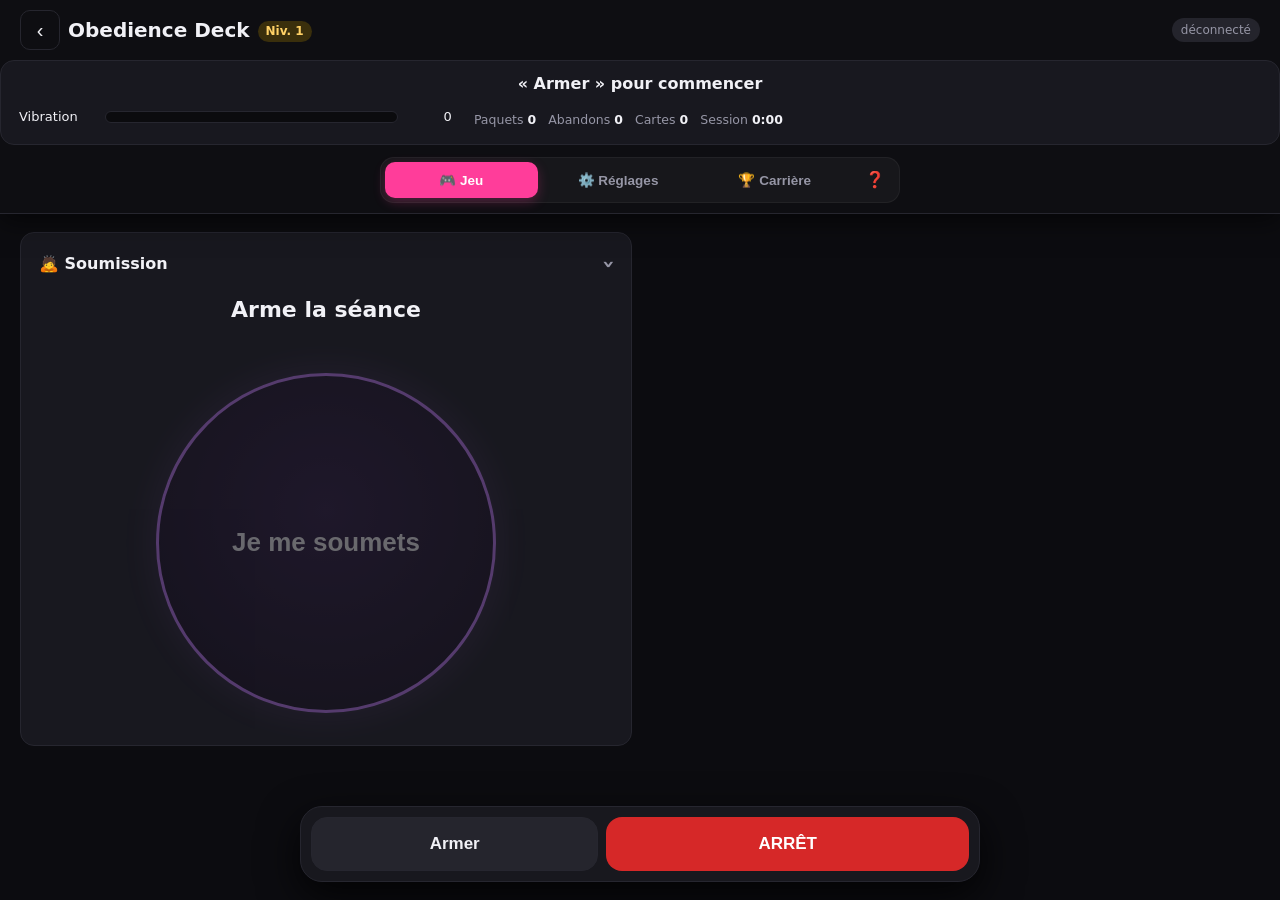
<file: deck.html>
<!DOCTYPE html>
<html lang="fr">
<head>
<meta charset="utf-8">
<meta name="viewport" content="width=device-width,initial-scale=1,viewport-fit=cover">
<meta name="theme-color" content="#0f0f13">
<title>Obedience Deck</title>
<link rel="stylesheet" href="common.css">
<style>
  #stage{display:flex;flex-direction:column;align-items:center;justify-content:center;gap:14px;min-height:46vh;text-align:center}
  #submitBtn{width:min(78vw,340px);aspect-ratio:1;border-radius:50%;font-size:26px;font-weight:900;border:3px solid #c77dff;background:radial-gradient(circle at 50% 40%,#2c1840,#0f0a16);color:#fff;box-shadow:0 0 40px #c77dff33}
  #submitBtn:disabled{opacity:.35}
  #cardShow{font-size:22px;font-weight:800;min-height:1.4em}
  #cardSub{color:var(--mute);min-height:1.2em}
  #abandonBtn{background:#3a1d12;border:1px solid #a8552b;color:#ffb38a;font-weight:700;padding:12px 18px;border-radius:12px;position:relative;overflow:hidden}
  #abandonFill{position:absolute;left:0;top:0;bottom:0;width:0;background:#ff6b6b44;pointer-events:none}
  .cardRow{display:grid;grid-template-columns:1fr auto;gap:6px;align-items:center;background:var(--panel2);border-radius:8px;padding:6px 8px;margin:4px 0;font-size:13px}
  #locked{font-size:13px;color:var(--mute)}
</style>
</head>
<body>
<div class="top">
  <header>
    <button id="menuBtn" class="icon" title="Menu (arrête tout)">☰</button>
    <h1>Obedience Deck</h1>
    <span id="connState" class="pill">déconnecté</span>
  </header>
  <div class="dock">
    <div class="banner" id="banner" style="font-size:16px">🃏 En attente des cartes du Maître</div>
    <div class="stat" data-need="vib"><span>Vibration</span><div class="meter"><div id="vibBar" class="vibC"></div></div><span id="vibVal">0</span></div>
    <div class="stat" data-need="stim"><span>Shock</span><div class="meter"><div id="stimBar" class="stimC"></div></div><span id="stimVal">0</span></div>
    <div class="chips"><span>Paquets <b id="okN">0</b></span><span>Abandons <b id="koN">0</b><span id="koMax"></span></span><span id="qChip">Cartes <b id="qN">?</b></span><span>Session <b id="sessT">0:00</b></span></div>
    <div id="gDock" class="hidden"></div>
  </div>
</div>

<main>
  <details class="card" id="secPlay" open>
    <summary>🙇 Soumission</summary>
    <div class="body">
      <div id="stage">
        <div id="cardShow"></div>
        <div id="cardSub"></div>
        <button id="submitBtn">Je me soumets</button>
        <button id="abandonBtn" class="hidden"><div id="abandonFill"></div><span>✋ Abandonner (maintenir 2 s)</span></button>
        <div id="locked"></div>
      </div>
      <p class="muted">Une fois soumis·e, le paquet se joue jusqu'au bout : intensités et durées sont tirées au hasard dans les limites fixées par le Maître. <b>Abandonner</b> déclenche la pénalité de brat. Le bouton <b>ARRÊT</b> coupe tout immédiatement, <b>sans pénalité</b>.</p>
    </div>
  </details>

  <details class="card" id="secGame"></details>
  <details class="card" id="conn"></details>

  <details class="card" id="secLocal">
    <summary>👑 Préparer le paquet ici (Maître sur place)</summary>
    <div class="body">
      <p class="muted">Pour le Maître présent sur ce téléphone. À distance, le Maître compose le paquet dans sa télécommande. Le contenu n'est jamais affiché côté soumis·e.</p>
      <div id="builder"></div>
      <div class="row"><button id="lAdd" class="primary">+ Ajouter la carte</button><button id="lRandom">🎲 Paquet surprise</button><button id="lClear">Vider</button></div>
      <p class="muted" id="lInfo"></p>
    </div>
  </details>

  <details class="card" id="secRules">
    <summary>⚙️ Réglages</summary>
    <div class="body">
      <label class="f"><span>Montrer le nombre de cartes en attente</span><input id="showCount" type="checkbox" checked></label>
      <label class="f"><span>Annoncer chaque carte au moment où elle tombe</span><input id="announce" type="checkbox" checked></label>
      <label class="f"><span>Cartes du paquet surprise</span><input id="rndN" type="number" min="1" max="30" value="5"></label>
      <label class="f"><span>Intensité max des cartes surprise (%)</span><input id="rndMax" type="number" min="1" max="100" value="60"></label>
      <label class="f"><span>Immobilité : mouvement toléré (gyroscope, 0–100)</span><input id="stillThr" type="number" min="1" max="100" value="25"></label>
      <label class="f"><span>Shocks des cartes mixtes : de (%)</span><input id="mixLo" type="number" min="0" max="100" value="8"></label>
      <label class="f"><span>… à (%)</span><input id="mixHi" type="number" min="0" max="100" value="20"></label>
      <label class="f"><span>Durée d'un shock (ms)</span><input id="pulseMs" type="number" min="100" max="2000" step="50" value="400"></label>
    </div>
  </details>

  <details class="card" id="secBrat" data-need="stim">
    <summary>😈 Pénalité de brat (abandon)</summary>
    <div class="body">
      <label class="f"><span>Nombre de shocks</span><input id="penN" type="number" min="0" max="30" value="5"></label>
      <label class="f"><span>Intensité (%)</span><input id="penLvl" type="number" min="0" max="100" value="20"></label>
      <label class="f"><span>+ par shock (%)</span><input id="penEsc" type="number" min="0" max="20" value="2"></label>
      <label class="f"><span>Intervalle (ms)</span><input id="penGap" type="number" min="600" max="5000" step="100" value="1200"></label>
      <p class="muted">Toujours plafonnée par le plafond shock. ARRÊT l'interrompt immédiatement.</p>
    </div>
  </details>

  <details class="card" id="secLimits">
    <summary>🛡️ Limites & tests</summary>
    <div class="body">
      <label class="f" data-need="vib"><span>Plafond vibration (%)</span><input id="maxVib" type="number" min="0" max="100" value="100"></label>
      <label class="f" data-need="stim"><span>Plafond shock (%)</span><input id="maxStim" type="number" min="0" max="100" value="30"></label>
      <label class="f"><span>Arrêt auto après (min, 0 = jamais)</span><input id="sessionMax" type="number" min="0" max="240" value="60"></label>
      <label class="f"><span>Sons</span><input id="sound" type="checkbox" checked></label>
      <label class="f"><span>Annonces vocales</span><input id="voice" type="checkbox" checked></label>
      <div class="row"><button id="testVib" data-need="vib">Test vibration 2 s</button><button id="testStim" data-need="stim">Test shock</button></div>
      <div class="row"><button id="saveCfg">Sauvegarder</button><button id="resetCfg">Par défaut</button></div>
    </div>
  </details>

  <details class="card" id="secLog">
    <summary>📋 Journal</summary>
    <div class="body"><div id="log"></div></div>
  </details>
</main>

<nav class="actions">
  <button id="arm">Armer</button>
  <button id="estop">ARRÊT</button>
</nav>

<script src="common.js"></script>
<script src="outdoor.js"></script>
<script src="partner.js"></script>
<script src="game.js"></script>
<script src="deckcards.js"></script>
<script>
"use strict";
/* ======================================================================
 * Obedience Deck : le Maître prépare des cartes cachées ; une fois
 * « soumis·e », le paquet se joue automatiquement jusqu'au bout.
 * ====================================================================== */
let queue = [];                 // cartes en attente (jamais affichées côté soumis·e)
const D = { run: null, card: null, t0: 0, res: null, timers: [], pen: null, ok: 0, ko: 0, curVib: 0, curStim: 0, lastMoveShock: 0 };
let armedAt = 0;
const P_ = () => Game.run ? Game.run.p : null;

function addCards(cards, who){
  const ok = (cards || []).map(DeckCards.clean).filter(Boolean);
  queue.push(...ok);
  if (ok.length) { log(`🃏 ${who} ajoute ${ok.length} carte${ok.length > 1 ? "s" : ""}.`); beep(740, 70); if (!D.run) Speak.say("Le Maître a préparé des cartes", "cards", 6000); }
  Partner.send(true);
}
function surprise(){
  const n = P_() ? P_().cards : num("rndN"), mx = P_() ? Math.round(num("maxStim") * P_().maxI / 100) : num("rndMax");
  return DeckCards.random(n, mx, Equip.stim, Equip.vib);
}

/* ---------------- Déroulé ---------------- */
function clearTimers(){ D.timers.forEach(t => Sched.cancel(t)); D.timers = []; }
const after = (ms, f) => { const t = Sched.after(ms, f); D.timers.push(t); return t; };
function shock(lvl, why){
  if (!Equip.stim || lvl <= 0) return;
  D.curStim = sendLevel("stim", lvl, true);
  log(`⚡ ${Math.round(D.curStim)} % — ${why}`);
  after(clamp(num("pulseMs"), 100, 2000), () => { D.curStim = sendLevel("stim", 0, true); });
}
function submit(){
  if (!App.armed) return toast("Obedience Deck", "la séance doit être armée", "var(--warn)");
  if (D.run || D.pen) return;
  if (!queue.length) {
    if (Game.run) queue = surprise();
    else return toast("Aucune carte", "attends que le Maître prépare le paquet", "var(--mute)");
  }
  D.run = { cards: queue.splice(0), i: -1 };
  log(`🙇 Soumission : ${D.run.cards.length} carte${D.run.cards.length > 1 ? "s" : ""} verrouillée${D.run.cards.length > 1 ? "s" : ""}.`);
  Speak.say("Soumission acceptée"); beep(520, 200);
  after(1500, next); Partner.send(true);
}
function next(){
  const r = D.run; if (!r) return;
  r.i++;
  if (r.i >= r.cards.length) return finish();
  const c = r.cards[r.i], res = DeckCards.resolve(c, num("mixLo"), num("mixHi"));
  D.card = c; D.res = res; D.t0 = Date.now(); D.lastMoveShock = 0;
  if ($("announce").checked) Speak.say(DeckCards.say(c, res));
  log(`🃏 Carte ${r.i + 1}/${r.cards.length} : ${DeckCards.label(c, res)}`);
  if (c.k === "zaps") {
    const gap = res.gap;
    for (let k = 0; k < res.n; k++) after(800 + k * gap, () => shock(res.lv[k], `shock ${k + 1}/${res.n}`));
    after(800 + res.n * gap + 600, next);
  } else if (c.k === "mix") {
    let t = 1500; while (t < res.d * 1000 - 500) { const tt = t, l = res.zl(); after(tt, () => shock(l, "frappe")); t += 2500 + Math.random() * 5000; }
    after(res.d * 1000, next);
  } else after(res.d * 1000, next);
  Partner.send(true);
}
function finish(){
  const n = D.run ? D.run.cards.length : 0; D.run = null; D.card = null; D.res = null; clearTimers();
  D.curVib = sendLevel("vib", 0, true); D.curStim = sendLevel("stim", 0, true);
  D.ok++; log(`✅ Paquet terminé (${n} carte${n > 1 ? "s" : ""}).`); Speak.say("Paquet terminé. Bien"); beep(1320, 120, 3);
  if (Game.run) Game.progress(D.ok);
  Partner.send(true);
}
/* Abandon = pénalité de brat (ARRÊT n'en déclenche jamais) */
function abandon(){
  if (!D.run) return;
  clearTimers(); D.run = null; D.card = null; D.res = null; D.ko++;
  D.curVib = sendLevel("vib", 0, true);
  log("✋ Abandon : pénalité de brat."); Speak.say("Abandon. Pénalité");
  const N = Equip.stim ? Math.round(num("penN")) : 0;
  D.pen = { n: N, k: 0 };
  for (let k = 0; k < N; k++) after(600 + k * num("penGap"), () => { D.pen.k = k + 1; shock(num("penLvl") + k * num("penEsc"), `pénalité ${k + 1}/${N}`); });
  after(600 + N * num("penGap") + 400, () => { D.pen = null; log("🔓 Pénalité terminée."); if (Game.run) Game.loseLife(); Partner.send(true); });
  Partner.send(true);
}
(() => {   // abandon : maintenir 2 s
  const b = $("abandonBtn"); let t0 = 0, raf = null;
  const stop = () => { t0 = 0; $("abandonFill").style.width = "0"; cancelAnimationFrame(raf); };
  const step = () => { if (!t0) return; const p = (Date.now() - t0) / 2000; $("abandonFill").style.width = Math.min(100, p * 100) + "%"; if (p >= 1) { stop(); abandon(); } else raf = requestAnimationFrame(step); };
  b.addEventListener("pointerdown", e => { e.preventDefault(); t0 = Date.now(); step(); });
  ["pointerup", "pointerleave", "pointercancel"].forEach(n => b.addEventListener(n, stop));
})();
$("submitBtn").onclick = submit;

function setArmed(on){
  App.armed = on; keepAwake(on);
  $("arm").classList.toggle("armed", on); $("arm").textContent = on ? "ARMÉ" : "Armer";
  if (on) { armedAt = Date.now(); D.ok = 0; D.ko = 0; log("Séance armée."); Game.start(); if (Gyro && !Gyro.on && Equip.gyro) Gyro.start().catch(() => {}); }
  else { clearTimers(); D.run = null; D.pen = null; D.card = null; D.curVib = sendLevel("vib", 0, true); D.curStim = sendLevel("stim", 0, true); Game.end(); }
  Partner.send(true);
}
function emergencyStop(){ setArmed(false); if (App.bp.connected) App.bp.stopAll().catch(() => {}); log("⛔ ARRÊT (aucune pénalité)"); }

/* ---------------- Boucle ---------------- */
function tick(){
  const t = Date.now(); let vib = 0;
  if (App.armed && D.card && D.res) {
    const c = D.card, r = D.res, ms = t - D.t0;
    if (c.k === "reward") vib = VibFx.level({ type: "wave", I: r.i, D: r.d }, ms);
    else if (c.k === "tease") vib = VibFx.level({ type: "tease", I: r.i, D: r.d, seed: r.seed }, ms);
    else if (c.k === "mix") vib = r.i;
    else if (c.k === "still") {
      const m = Gyro.sample ? Gyro.sample(2.5, 90) : null;
      if (m != null && m > num("stillThr") && t - D.lastMoveShock > 2000) { D.lastMoveShock = t; shock(r.i, "tu as bougé"); Speak.say("Ne bouge pas", "still", 2500); }
    }
  }
  if (App.armed) D.curVib = sendLevel("vib", vib);
  const maxMin = num("sessionMax");
  if (App.armed && maxMin > 0 && t - armedAt > maxMin * 60000) { log("Durée max atteinte."); emergencyStop(); }
  draw();
}
function draw(){
  const running = !!D.run, pen = !!D.pen;
  $("submitBtn").classList.toggle("hidden", running || pen);
  $("submitBtn").disabled = !App.armed || (!queue.length && !Game.run);
  $("abandonBtn").classList.toggle("hidden", !running);
  const c = D.card, r = D.res;
  $("cardShow").textContent = pen ? "😈 Pénalité de brat" : running && c ? DeckCards.icon(c) + " " + DeckCards.title(c) : !App.armed ? "Arme la séance" : queue.length ? "Des cartes t'attendent" : Game.run ? "Paquet surprise de la carrière" : "En attente du Maître…";
  $("cardSub").textContent = pen ? `${D.pen.k}/${D.pen.n}` : running && c && r ? (c.k === "zaps" ? `${r.n} shocks` : `${Math.max(0, Math.ceil(r.d - (Date.now() - D.t0) / 1000))} s`) + ` · carte ${D.run.i + 1}/${D.run.cards.length}` : "";
  $("locked").textContent = running ? "🔒 Paquet verrouillé" : pen ? "🔒 Déverrouillage après la pénalité" : "";
  $("banner").textContent = pen ? "😈 Pénalité de brat en cours" : running ? "🔒 Le paquet se joue…" : !App.armed ? "« Armer » pour commencer" : queue.length ? "🙇 Prêt·e ? Appuie sur « Je me soumets »" : "🃏 En attente des cartes du Maître";
  $("vibBar").style.width = D.curVib + "%"; $("vibVal").textContent = Math.round(D.curVib);
  $("stimBar").style.width = D.curStim + "%"; $("stimVal").textContent = Math.round(D.curStim);
  $("okN").textContent = D.ok; $("koN").textContent = D.ko; $("koMax").textContent = Game.run ? " / " + (Game.run.p.lives + 1) : "";
  $("qChip").classList.toggle("hidden", !$("showCount").checked); $("qN").textContent = queue.length;
  const s = App.armed ? Math.floor((Date.now() - armedAt) / 1000) : 0; $("sessT").textContent = Math.floor(s / 60) + ":" + String(s % 60).padStart(2, "0");
  $("lInfo").textContent = `${queue.length} carte${queue.length > 1 ? "s" : ""} en attente.`;
}

/* ---------------- Initialisation ---------------- */
App.cap = { vib: () => num("maxVib"), stim: () => num("maxStim") };
initShell({ clientName: "BPlaysure · Obedience Deck", roleLabels: { vib: "Vibration (cartes)", stim: "Shock (cartes, pénalités)" }, emergencyStop, onDisconnect: () => setArmed(false) });
$("arm").onclick = () => setArmed(!App.armed);
$("testVib").onclick = () => { if (!App.armed) return log("Arme la séance pour tester."); sendLevel("vib", 40, true); setTimeout(() => sendLevel("vib", 0, true), 2000); };
$("testStim").onclick = () => { if (!App.armed) return log("Arme la séance pour tester."); shock(num("mixLo"), "test"); };
DeckCards.builder($("builder"));
$("lAdd").onclick = () => addCards([DeckCards.read($("builder"))], "Le Maître (sur place)");
$("lRandom").onclick = () => addCards(surprise(), "Le paquet surprise");
$("lClear").onclick = () => { queue = []; log("🃏 Paquet vidé."); Partner.send(true); };
const KEY = "deckCfg";
const FIELDS = ["rndN","rndMax","stillThr","mixLo","mixHi","pulseMs","penN","penLvl","penEsc","penGap","maxVib","maxStim","sessionMax"];
const CHECKS = ["showCount","announce","sound","voice"];
$("saveCfg").onclick = () => Cfg.save(KEY, FIELDS, CHECKS);
$("resetCfg").onclick = () => Cfg.reset(KEY);
Cfg.load(KEY, FIELDS, CHECKS);
applyEquip();
Game.init("deck", { apply: (p, on) => { ["rndN", "rndMax"].forEach(id => { $(id).disabled = on; }); if (on) { $("rndN").value = p.cards; $("rndMax").value = Math.round(num("maxStim") * p.maxI / 100); } } });
Partner.init("deck", {
  setArmed,
  telemetry: () => ({
    main: { label: "Cartes en attente", v: queue.length, max: Math.max(10, queue.length), unit: "" },
    phase: $("banner").textContent,
    chips: [["En attente", queue.length], ["Paquets", D.ok], ["Abandons", D.ko], ...(D.run && D.card ? [["Carte", `${D.run.i + 1}/${D.run.cards.length} ${DeckCards.label(D.card, D.res)}`]] : [])],
    app: { kind: "deck", queue: queue.length, running: !!D.run, pen: !!D.pen },
  }),
  actions: () => !App.armed ? [] : [{ id: "rnd", label: "🎲 Ajouter un paquet surprise" }, { id: "clear", label: "🗑️ Vider le paquet" }],
  doAction: id => { if (id === "rnd") addCards(surprise(), "Le Maître (surprise)"); else if (id === "clear") { queue = []; log("🃏 Le Maître vide le paquet."); } },
  onApp: d => { if (d.op === "add") addCards(d.cards, "Le Maître"); else if (d.op === "clear") { queue = []; log("🃏 Le Maître vide le paquet."); Partner.send(true); } },
});
setInterval(tick, 100);
log("Prêt. Le Maître prépare des cartes (télécommande ou « Préparer le paquet ici »), puis « Je me soumets ».");
</script>
</body>
</html>
</file>
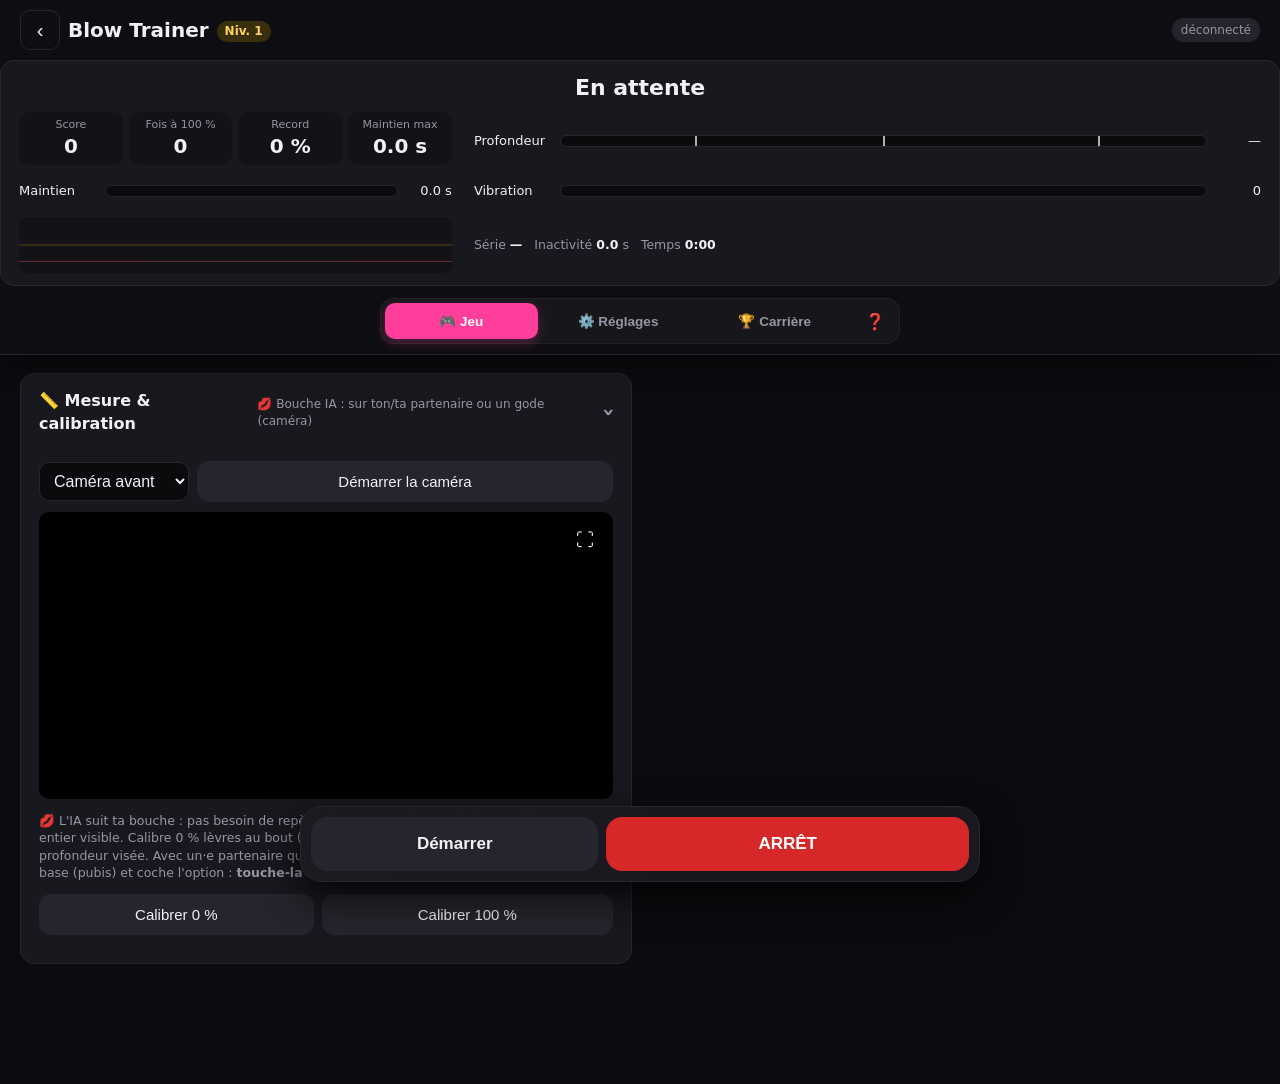
<file: deep.html>
<!DOCTYPE html>
<html lang="fr">
<head>
<meta charset="utf-8">
<meta name="viewport" content="width=device-width,initial-scale=1,viewport-fit=cover">
<meta name="theme-color" content="#0f0f13">
<title>Blow Trainer</title>
<link rel="stylesheet" href="common.css">
<style>
  .camWrap{position:relative}
  .camWrap video{max-height:none}
  #overlay{position:absolute;inset:0;width:100%;height:100%;touch-action:none}
  #swatch{display:inline-block;width:26px;height:26px;border-radius:7px;border:1px solid var(--line);vertical-align:middle}
  /* source « pression » : écran tactile plein écran (nez / front) */
  #pressPad{position:fixed;inset:0;padding-top:var(--topH,0px);z-index:9;background:#07070b;touch-action:none;user-select:none;-webkit-user-select:none;display:flex;flex-direction:column;align-items:center;justify-content:center;color:#888;transition:background .12s}
  #pressPad.on{background:radial-gradient(circle at 50% 55%,#5a1f8a,#16081f 70%)}
  #pressPad .pTop{position:absolute;left:0;right:0;top:calc(10px + env(safe-area-inset-top));display:flex;justify-content:space-between;align-items:center;padding:0 12px;pointer-events:none}
  #pressPad .pPh{font:800 18px system-ui;color:#ddd}
  #pressPad .pSt{font:600 14px system-ui;color:#aaa;text-align:right}
  #pressPad .pBig{font:900 72px system-ui;color:#c77dff;pointer-events:none}
  #pressPad.on .pBig{color:#fff}
  #pressPad .pHint{font:700 18px system-ui;color:#777;pointer-events:none;margin-top:6px;text-align:center;padding:0 24px}
  #pressPad.on .pHint{color:#eee}
  #pressPad .pRing{position:absolute;width:62vmin;height:62vmin;border-radius:50%;border:3px dashed #ffffff22;pointer-events:none}
  #pressPad.on .pRing{border:3px solid #ffffffaa;box-shadow:0 0 40px #c77dff}
  #pStop{position:absolute;left:12px;bottom:calc(12px + env(safe-area-inset-bottom));min-height:42px;padding:0 16px;border-radius:14px;border:0;background:#2a2a33;color:#fff;font-weight:800;display:none}
  #pressPad.test #pStop{display:block}
  #pressPad.test{top:0;z-index:9000}
  #pressPad .pTop{display:none}
  #pressPad.test .pTop{display:flex}
  body:not([data-apptab="play"]) #pressPad:not(.test){display:none}
  nav.actions{z-index:12}
  body.pressOn[data-apptab="play"] main{visibility:hidden}
</style>
</head>
<body>
<div class="top">
  <header>
    <button id="menuBtn" class="icon" title="Menu (arrête tout)">☰</button>
    <h1>Blow Trainer</h1>
    <span id="connState" class="pill">déconnecté</span>
  </header>
  <div class="dock">
    <div class="banner" id="phase">En attente</div>
    <div class="kpis" style="grid-template-columns:repeat(4,1fr)">
      <div>Score<b id="score">0</b></div>
      <div>Fois à 100 %<b id="reachN">0</b></div>
      <div>Record<b id="bestDepth">0 %</b></div>
      <div>Maintien max<b id="bestHold">0.0 s</b></div>
    </div>
    <div class="stat"><span>Profondeur</span><div class="meter" id="depthMeter"><div id="depthBar" class="accC"></div><div id="tgtMark" class="mark tgt hidden"></div></div><span id="depthVal">—</span></div>
    <div class="stat"><span>Maintien</span><div class="meter"><div id="holdBar" class="warnC"></div></div><span id="holdVal">0.0 s</span></div>
    <div class="stat" data-need="vib"><span>Vibration</span><div class="meter"><div id="vibBar" class="vibC"></div></div><span id="vibVal">0</span></div>
    <div class="stat" data-need="stim"><span>Shock</span><div class="meter"><div id="stimBar" class="stimC"></div></div><span id="stimVal">0</span></div>
    <canvas id="spark" class="spark" width="600" height="80"></canvas>
    <div class="chips"><span>Série <b id="setInfo">—</b></span><span>Inactivité <b id="idleT">0.0</b> s</span><span id="syncChip" class="hidden">Synchro <b id="syncV">—</b></span><span data-need="stim">Shocks <b id="stimN">0</b></span><span>Temps <b id="sessT">0:00</b></span></div>
    <div id="gDock" class="hidden"></div>
  </div>
</div>

<main>
  <details class="card" id="secGame" open></details>
  <details class="card" id="conn"></details>

  <details class="card" id="secMeasure" open>
    <summary>📏 Mesure & calibration <small id="srcSum"></small></summary>
    <div class="body">
      <label class="f"><span>Source</span>
        <select id="source">
          <option value="lips" data-need="cam">💋 Bouche IA : sur ton/ta partenaire ou un gode (caméra)</option>
          <option value="toy" data-need="cam">🍆 Gode coloré : partie visible (caméra)</option>
          <option value="camera" data-need="cam">🎯 Repère coloré sur le visage (caméra)</option>
          <option value="tilt" data-need="gyro">Inclinaison du téléphone</option>
          <option value="serial">Capteur USB (PC)</option>
          <option value="press">👃 Pression sur l'écran : nez ou front (plein écran)</option>
          <option value="sim">Simulation (test)</option>
        </select>
      </label>
      <div id="camPanel">
        <div class="row">
          <select id="facing"><option value="user">Caméra avant</option><option value="environment">Caméra arrière</option></select>
          <button id="camBtn">Démarrer la caméra</button>
        </div>
        <div class="camWrap"><video id="video" autoplay playsinline muted></video><canvas id="overlay"></canvas></div>
        <p class="muted" id="camHelp"></p>
        <div id="lipsOpts">
          <label class="f"><span>Suivre une pastille de couleur à la base (le partenaire peut bouger)</span><input id="useBase" type="checkbox"></label>
        </div>
        <div id="colorOpts">
          <p class="muted">Couleur suivie : <span id="swatch"></span> <span id="pixInfo"></span></p>
          <label class="f"><span>Tolérance couleur</span><input id="colTol" type="range" min="10" max="120" value="45"></label>
        </div>
      </div>
      <div id="tiltPanel">
        <div class="row"><button id="gyroBtn">Activer les capteurs</button><span class="muted">angle <b id="tiltRaw">—</b></span></div>
        <p class="muted">Fixe le téléphone sur ta tête (bandeau, casquette). L'inclinaison entre la position 0 % et la position 100 % donne la profondeur.</p>
      </div>
      <div id="serialPanel">
        <div class="row"><button id="serialBtn">Connecter le capteur</button><span class="muted">valeur <b id="rawVal">—</b></span></div>
        <label class="f"><span>Débit (baud)</span><input id="baud" type="number" value="115200"></label>
        <p class="muted">Chrome/Edge sur ordinateur uniquement.</p>
      </div>
      <div id="pressPanel">
        <p class="muted">Pas de caméra : pendant la séance, l'écran entier devient une zone tactile. Pose le téléphone à plat devant toi (ou contre le gode) et viens toucher l'écran avec le <b>nez</b> ou le <b>front</b> : contact = profondeur <b>100 %</b>, pas de contact = 0 %. Cette source ne mesure pas l'entre-deux, seulement la réussite de la profondeur. Aucune calibration nécessaire.</p>
        <label class="f"><span>Contact maintenu malgré une micro-coupure (ms)</span><input id="pressHold" type="number" min="0" max="600" step="10" value="150"></label>
        <div class="row"><button id="pressTest">🖐️ Tester l'écran tactile</button></div>
      </div>
      <div id="simPanel">
        <label class="f"><span>Profondeur simulée</span><input id="simVal" type="range" min="0" max="110" value="0"></label>
      </div>
      <div class="row">
        <button id="cal0">Calibrer 0 %</button>
        <button id="cal1">Calibrer 100 %</button>
      </div>
      <p class="muted">0 % = lèvres au bout, 100 % = ton objectif (dépassable jusqu'à 120 %).</p>
      <label class="f"><span>Lissage</span><input id="smooth" type="range" min="0" max="90" value="40"></label>
    </div>
  </details>

  <details class="card" id="secProgram">
    <summary>⏱️ Programme & respiration</summary>
    <div class="body">
      <label class="f"><span>Maintien profond max avant « Respire » (s)</span><input id="holdMax" data-local type="number" min="2" max="60" value="10"></label>
      <label class="f"><span>Pause respiration imposée (s)</span><input id="breathS" data-local type="number" min="2" max="60" value="5"></label>
      <label class="f"><span>Durée d'une série (s)</span><input id="workS" type="number" min="15" max="1800" value="120"></label>
      <label class="f"><span>Repos entre séries (s)</span><input id="restS" type="number" min="0" max="600" value="45"></label>
      <label class="f"><span>Nombre de séries</span><input id="sets" type="number" min="1" max="30" value="4"></label>
      <label class="f"><span>Signaux sonores</span><input id="sound" type="checkbox" checked></label>
      <label class="f"><span>Consignes vocales (respire, compte des 100 %…)</span><input id="voice" type="checkbox" checked></label>
    </div>
  </details>

  <details class="card" id="secPoints">
    <summary>🏆 Points & récompense</summary>
    <div class="body">
      <label class="f"><span>Seuil « profond » (%)</span><input id="deepThr" type="number" min="10" max="120" value="80"></label>
      <label class="f"><span>Points / s × profondeur</span><input id="ptsDepth" type="number" min="0" max="100" value="1"></label>
      <label class="f"><span>Bonus maintien profond (pts/s, croissant)</span><input id="ptsHold" type="number" min="0" max="500" value="20"></label>
      <label class="f"><span>Bonus nouveau record</span><input id="ptsRecord" type="number" min="0" max="1000" value="100"></label>
      <label class="f"><span>Compté « 100 % » à partir de (%)</span><input id="reachThr" type="number" min="50" max="120" value="100"></label>
      <label class="f"><span>Redescendre sous (%) pour compter le suivant</span><input id="reachReset" type="number" min="0" max="110" value="70"></label>
      <label class="f"><span>Points par 100 % atteint</span><input id="ptsReach" type="number" min="0" max="1000" value="50"></label>
      <div data-need="vib">
        <label class="f"><span>Vibration selon profondeur (max %)</span><input id="vibDepth" type="number" min="0" max="100" value="50"></label>
        <label class="f"><span>+ vibration par s de maintien (%)</span><input id="vibHold" type="number" min="0" max="50" value="8"></label>
        <label class="f"><span>Vibration au repos (%)</span><input id="vibBase" type="number" min="0" max="100" value="0"></label>
        <label class="f"><span>Récompense à chaque 100 % : vibration (%)</span><input id="vibReach" type="number" min="0" max="100" value="60"></label>
        <label class="f"><span>Bonus vibration quand tu suis le rythme (%)</span><input id="vibSync" type="number" min="0" max="100" value="20"></label>
      </div>
    </div>
  </details>

  <details class="card" id="secRhythm">
    <summary>🥁 Guide de rythme <small id="rhySum"></small></summary>
    <div class="body">
      <label class="f"><span>Activer le guide (un repère mobile à suivre)</span><input id="guideOn" type="checkbox"></label>
      <label class="f"><span>Allers-retours par minute</span><input id="guideBpm" type="number" min="5" max="120" value="30"></label>
      <label class="f"><span>Accélération à chaque série (+/min)</span><input id="guideRamp" type="number" min="0" max="40" value="5"></label>
      <label class="f"><span>Profondeur basse du guide (%)</span><input id="guideLow" type="number" min="0" max="100" value="20"></label>
      <label class="f"><span>Profondeur haute du guide (%)</span><input id="guideHigh" type="number" min="10" max="120" value="100"></label>
      <label class="f"><span>Points / s quand tu suis parfaitement</span><input id="ptsSync" type="number" min="0" max="200" value="10"></label>
      <label class="f"><span>Métronome (bip en bas de chaque aller-retour)</span><input id="guideTick" type="checkbox" checked></label>
      <p class="muted">Le repère jaune sur la jauge de profondeur et la courbe pointillée montrent où être. La synchro compte l'écart entre ta profondeur et le repère.</p>
    </div>
  </details>

  <details class="card" id="secStim" data-need="stim">
    <summary>⚡ Inactivité → shock</summary>
    <div class="body">
      <label class="f"><span>Seuil « trop peu profond » (%)</span><input id="lowThr" type="number" min="0" max="100" value="25"></label>
      <label class="f"><span>Temps toléré sous ce seuil (s)</span><input id="idleMax" type="number" min="2" max="120" value="8"></label>
      <label class="f"><span>Intensité shock (%)</span><input id="stimLvl" type="number" min="0" max="100" value="12"></label>
      <label class="f"><span>Durée de l'impulsion (ms)</span><input id="pulseMs" type="number" min="100" max="2000" step="50" value="500"></label>
      <label class="f"><span>Escalade (+% par shock consécutif)</span><input id="stimEsc" type="number" min="0" max="20" value="2"></label>
      <label class="f"><span>Pause entre deux shocks (s)</span><input id="stimCd" type="number" min="2" max="60" value="5"></label>
      <p class="muted">Jamais de shock au-dessus du seuil bas, sans mesure valide, ni pendant les pauses respiration et les repos.</p>
    </div>
  </details>

  <details class="card" id="secLimits">
    <summary>🛡️ Limites & tests</summary>
    <div class="body">
      <label class="f" data-need="vib"><span>Plafond vibration (%)</span><input id="maxVib" type="number" min="0" max="100" value="100"></label>
      <label class="f" data-need="stim"><span>Plafond shock (%)</span><input id="maxStim" type="number" min="0" max="100" value="25"></label>
      <div class="row"><button id="testVib" data-need="vib">Test vibration</button><button id="testStim" data-need="stim">Test shock</button></div>
      <div class="row"><button id="saveCfg">Sauvegarder</button><button id="resetCfg">Par défaut</button></div>
    </div>
  </details>

  <details class="card" id="secLog">
    <summary>📋 Journal</summary>
    <div class="body"><div id="log"></div></div>
  </details>
</main>

<div id="pressPad" class="hidden">
  <div class="pTop"><span class="pPh" id="pPh"></span><span class="pSt" id="pSt"></span></div>
  <div class="pRing"></div>
  <div class="pBig" id="pBig">0</div>
  <div class="pHint" id="pHint">Touche l'écran avec le nez ou le front</div>
  <button id="pStop">ARRÊT</button>
</div>

<nav class="actions">
  <button id="arm">Démarrer</button>
  <button id="estop">ARRÊT</button>
</nav>

<script src="common.js"></script>
<script src="outdoor.js"></script>
<script src="partner.js"></script>
<script src="game.js"></script>
<script src="face.js"></script>
<script>
"use strict";
/* ====================================================================
 * Caméra : suivi d'un repère coloré
 * ==================================================================== */
const CW = 160, CH = 120;
const work = document.createElement("canvas"); work.width = CW; work.height = CH;
const wctx = work.getContext("2d", { willReadFrequently: true });
const ov = $("overlay"), octx = ov.getContext("2d");
let stream = null, target = null, markerPos = null;

async function camToggle(){
  if (stream) { stream.getTracks().forEach(t => t.stop()); stream = null; $("video").srcObject = null; $("camBtn").textContent = "Démarrer la caméra"; return; }
  try { stream = await openCamera($("video"), $("facing").value); $("camBtn").textContent = "Arrêter la caméra"; log("Caméra démarrée. Touche ton repère coloré dans l'image."); }
  catch (e) { log("Caméra : " + e.message); }
}
$("camBtn").onclick = camToggle;
$("facing").onchange = async () => { if (stream) { await camToggle(); await camToggle(); } };

ov.addEventListener("pointerdown", e => {
  if (!stream) return;
  const r = ov.getBoundingClientRect();
  const x = Math.floor((e.clientX - r.left) / r.width * CW), y = Math.floor((e.clientY - r.top) / r.height * CH);
  wctx.drawImage($("video"), 0, 0, CW, CH);
  const d = wctx.getImageData(clamp(x - 2, 0, CW - 5), clamp(y - 2, 0, CH - 5), 5, 5).data;
  let R = 0, G = 0, B = 0; for (let i = 0; i < d.length; i += 4) { R += d[i]; G += d[i + 1]; B += d[i + 2]; }
  target = [R / 25, G / 25, B / 25];
  $("swatch").style.background = `rgb(${target.map(Math.round).join(",")})`;
  log("Couleur suivie : rgb(" + target.map(Math.round).join(", ") + ")");
});
function trackMarker(){
  const v = $("video");
  if (!stream || v.readyState < 2 || !target) return null;
  wctx.drawImage(v, 0, 0, CW, CH);
  const d = wctx.getImageData(0, 0, CW, CH).data, tol = num("colTol");
  const ts = target[0] + target[1] + target[2] + 1, tr = target[0] / ts, tg = target[1] / ts;
  let sx = 0, sy = 0, n = 0;
  for (let i = 0, p = 0; i < d.length; i += 4, p++) {
    const s = d[i] + d[i + 1] + d[i + 2] + 1;
    const dc = (Math.abs(d[i] / s - tr) + Math.abs(d[i + 1] / s - tg)) * 600 + Math.abs(s - ts) / 6;
    if (dc < tol) { sx += p % CW; sy += (p / CW) | 0; n++; }
  }
  return { x: n ? sx / n : null, y: n ? sy / n : null, n, ok: n >= 6 };
}
const CAM_HELP = {
  lips: "💋 L'IA suit ta bouche : pas besoin de repère. Place la caméra de côté (¾ profil), visage entier visible. Calibre 0 % lèvres au bout (gland ou bout du gode), puis 100 % à la profondeur visée. Avec un·e partenaire qui bouge, colle une pastille de couleur vive à la base (pubis) et coche l'option : <b>touche-la</b> dans l'image.",
  toy: "🍆 Gode de couleur vive et unie, fixé (ventouse), caméra immobile qui le voit en entier. <b>Touche le gode</b> dans l'image. Plus il disparaît, plus c'est profond : calibre 0 % quand il est entièrement visible, puis 100 % à la profondeur visée.",
  camera: "🎯 Caméra de profil, colle un repère de couleur vive sur ta joue ou ton front puis <b>touche-le</b> dans l'image.",
};

/* ====================================================================
 * Inclinaison (gyroscope/accéléromètre)
 * ==================================================================== */
$("gyroBtn").onclick = async () => {
  if (Gyro.on) { Gyro.stop(); $("gyroBtn").textContent = "Activer les capteurs"; return; }
  try { await Gyro.start(); $("gyroBtn").textContent = "Désactiver les capteurs"; log("Capteurs d'inclinaison activés."); }
  catch (e) { log(e.message); }
};
const angle = (a, b) => Math.acos(clamp(a[0] * b[0] + a[1] * b[1] + a[2] * b[2], -1, 1)) * 180 / Math.PI;

/* ====================================================================
 * Série USB (ordinateur uniquement)
 * ==================================================================== */
let serialRaw = null, serialLast = 0;
if (!navigator.serial) { const o = $("source").querySelector('option[value="serial"]'); o.disabled = true; o.hidden = true; }
$("serialBtn").onclick = async () => {
  if (!navigator.serial) return log("Port série web indisponible ici (Chrome/Edge sur ordinateur uniquement).");
  try {
    const port = await navigator.serial.requestPort(); await port.open({ baudRate: num("baud") });
    log("Capteur série connecté.");
    const reader = port.readable.pipeThrough(new TextDecoderStream()).getReader(); let buf = "";
    for (;;) {
      const { value, done } = await reader.read(); if (done) break;
      buf += value; const lines = buf.split(/\r?\n/); buf = lines.pop();
      for (const l of lines) { const v = parseFloat(l); if (!isNaN(v)) { serialRaw = v; serialLast = Date.now(); } }
    }
  } catch (e) { log("Série : " + e.message); }
};

/* ====================================================================
 * Calibration → profondeur
 * ==================================================================== */
let cal = { cam0: null, cam1: null, ser0: null, ser1: null, tilt0: null, tilt1: null, toy0: null, toy1: null, lip0: null, lip1: null };
let face = null, mouthPos = null, basePos = null;
function rawSample(){
  const src = $("source").value;
  if (src === "camera") { const m = trackMarker(); markerPos = m && m.ok ? m : null; return markerPos; }
  if (src === "toy") { const m = trackMarker(); markerPos = m && m.ok ? m : null; if (m) $("pixInfo").textContent = "· " + m.n + " px visibles"; return m ? m.n : null; }
  if (src === "lips") {
    face = FaceAI.detect($("video")); mouthPos = face ? (p => ({ x: p.x * CW, y: p.y * CH }))(FaceAI.mouth(face)) : null;
    basePos = null;
    if ($("useBase").checked) { const b = trackMarker(); basePos = b && b.ok ? b : null; if (!basePos) return null; }
    if (!mouthPos) return null;
    return basePos ? { x: mouthPos.x - basePos.x, y: mouthPos.y - basePos.y } : mouthPos;
  }
  if (src === "tilt") return Gyro.tilt();
  if (src === "serial") return Date.now() - serialLast < 1000 ? serialRaw : null;
  if (src === "press") return Press.down() ? 100 : 0;
  return num("simVal");
}
function rawToDepth(raw){
  const src = $("source").value;
  if (raw == null) return null;
  if (src === "sim" || src === "press") return raw;
  if (src === "toy") {
    if (cal.toy0 == null || cal.toy1 == null || cal.toy0 - cal.toy1 < 5) return null;
    return (cal.toy0 - raw) / (cal.toy0 - cal.toy1) * 100;
  }
  if (src === "serial") {
    if (cal.ser0 == null || cal.ser1 == null || cal.ser0 === cal.ser1) return null;
    return (raw - cal.ser0) / (cal.ser1 - cal.ser0) * 100;
  }
  if (src === "tilt") {
    if (!cal.tilt0 || !cal.tilt1) return null;
    const full = angle(cal.tilt0, cal.tilt1); if (full < 3) return null;
    const a = angle(cal.tilt0, raw); $("tiltRaw").textContent = a.toFixed(1) + "°";
    // signe : si on s'éloigne plus de la position 100 % que 0 % ne l'est, on est « avant » 0
    const sign = angle(cal.tilt1, raw) > full && a > 0 && angle(cal.tilt1, raw) > a ? -1 : 1;
    return sign * a / full * 100;
  }
  const c0 = src === "lips" ? cal.lip0 : cal.cam0, c1 = src === "lips" ? cal.lip1 : cal.cam1;
  if (!c0 || !c1 || !!c0.rel !== !!c1.rel || !!c0.rel !== (src === "lips" && $("useBase").checked)) return null;
  const vx = c1.x - c0.x, vy = c1.y - c0.y, L2 = vx * vx + vy * vy;
  if (L2 < 4) return null;
  return ((raw.x - c0.x) * vx + (raw.y - c0.y) * vy) / L2 * 100;
}
function calibrate(which){
  const raw = rawSample();
  if (raw == null) return log("Pas de mesure valide pour calibrer (repère non détecté / capteur muet).");
  const src = $("source").value;
  if (src === "camera") cal[which ? "cam1" : "cam0"] = { x: raw.x, y: raw.y };
  else if (src === "lips") cal[which ? "lip1" : "lip0"] = { x: raw.x, y: raw.y, rel: $("useBase").checked };
  else if (src === "toy") {
    if (!which && raw < 20) return log("Gode à peine visible : touche-le dans l'image (couleur) et vérifie qu'il est entièrement visible.");
    cal[which ? "toy1" : "toy0"] = raw;
  }
  else if (src === "serial") cal[which ? "ser1" : "ser0"] = raw;
  else if (src === "tilt") cal[which ? "tilt1" : "tilt0"] = raw.slice();
  log(`Calibration ${which ? "100 %" : "0 %"} enregistrée.`); beep(which ? 1100 : 660);
}
$("cal0").onclick = () => calibrate(0);
$("cal1").onclick = () => calibrate(1);
function updateSourceUI(){
  const s = $("source").value;
  $("srcSum").textContent = $("source").options[$("source").selectedIndex].text;
  const cam = s === "camera" || s === "toy" || s === "lips";
  $("camPanel").classList.toggle("hidden", !cam);
  if (cam) $("camHelp").innerHTML = CAM_HELP[s];
  $("lipsOpts").classList.toggle("hidden", s !== "lips");
  $("colorOpts").classList.toggle("hidden", !(s === "camera" || s === "toy" || (s === "lips" && $("useBase").checked)));
  $("pixInfo").textContent = "";
  if (s === "lips" && FaceAI.state === "off") {
    log("Chargement de l'IA visage…");
    FaceAI.load().then(ok => log(ok ? "IA visage prête : démarre la caméra, puis calibre 0 % et 100 %." : "⚠ IA visage indisponible dans cette version (" + FaceAI.err + ") : utilise « gode coloré » ou « repère coloré »."));
  }
  $("tiltPanel").classList.toggle("hidden", s !== "tilt");
  $("serialPanel").classList.toggle("hidden", s !== "serial");
  $("simPanel").classList.toggle("hidden", s !== "sim");
  $("pressPanel").classList.toggle("hidden", s !== "press");
  document.querySelectorAll("#cal0,#cal1").forEach(b => b.closest(".row").classList.toggle("hidden", s === "press"));
  if (s !== "press" && Press.testing) Press.show(false);
}
$("source").onchange = updateSourceUI;
$("useBase").onchange = updateSourceUI;

/* ====================================================================
 * Source « pression » : tout l'écran est une zone tactile (nez / front)
 * contact = 100 %, sinon 0 % ; une micro-coupure (peau qui glisse) est tolérée
 * ==================================================================== */
const Press = {
  ptr: new Set(), lastUp: 0, testing: false, on: false,
  down(){ return this.ptr.size > 0 || Date.now() - this.lastUp < num("pressHold"); },
  show(on, test = false){
    this.on = on; this.testing = on && test;
    $("pressPad").classList.toggle("hidden", !on);
    if (!on) { this.ptr.clear(); }
    // pas de plein écran Android : le monitoring et Armer / ARRÊT restent visibles au-dessus
    $("pressPad").classList.toggle("test", this.testing);
    // pendant la séance : le reste de la page est masqué (rien ne peut réapparaître derrière la zone tactile)
    document.body.classList.toggle("pressOn", on && !this.testing);
    $("pStop").textContent = "Fermer le test";
  },
};
$("pressPad").addEventListener("pointerdown", e => { if (e.target.id === "pStop") return; e.preventDefault(); Press.ptr.add(e.pointerId); });
["pointerup", "pointercancel", "pointerleave"].forEach(ev => $("pressPad").addEventListener(ev, e => { if (Press.ptr.delete(e.pointerId) && !Press.ptr.size) Press.lastUp = Date.now(); }));
$("pressPad").addEventListener("contextmenu", e => e.preventDefault());
$("pStop").onclick = () => { if (Press.testing) Press.show(false); else emergencyStop(); };
$("pressTest").onclick = () => Press.show(true, true);
function pressDraw(){
  if (!Press.on) return;
  const dn = Press.down();
  $("pressPad").classList.toggle("on", dn);
  $("pBig").textContent = Press.testing ? (dn ? "100 %" : "0 %") : reachN;
  $("pHint").textContent = dn ? (Press.testing ? "Contact détecté ✅" : "Tiens… " + holdT.toFixed(1) + " s") : "Touche l'écran avec le nez ou le front";
  $("pPh").textContent = Press.testing ? "Test de l'écran" : $("phase").textContent;
  $("pSt").textContent = Press.testing ? "" : `${reachN} × 100 % · score ${Math.round(score)}`;
}

/* ====================================================================
 * Séance : WORK / BREATH / REST / DONE
 * ==================================================================== */
let deepTot = 0;   // secondes cumulées au-delà du seuil profond (défi de carrière)
let reachN = 0, reachArmed = true, vibBoostUntil = 0;              // compteur de « 100 % »
let gPhase = 0, gTgt = null, sync = 0, syncLowSince = 0;           // guide de rythme
let phase = "IDLE", phaseSince = 0, armedAt = 0, setNo = 0;
let depth = 0, depthValid = false, score = 0, bestDepth = 0, bestHold = 0, holdT = 0, idleT = 0;
let workT = 0, lostWarned = false, stimCount = 0, consecStims = 0, lastStimAt = 0, stimTimer = null, curVib = 0, curStim = 0, lastRecordBeep = 0;
const hist = [];
const PH = { IDLE: "En attente", WORK: "À toi 💜", BREATH: "Respire !", REST: "Repos", DONE: "Séance terminée" };

function setPhase(p){
  phase = p; phaseSince = Date.now();
  $("phase").textContent = PH[p] + (p === "WORK" || p === "REST" ? ` — série ${setNo}/${num("sets")}` : "");
  if (p !== "WORK") { Sched.cancel(stimTimer); curStim = sendLevel("stim", 0, true); }
  if (p === "BREATH") { beep(440, 300, 2); Speak.say("Respire"); }
  if (p === "WORK") { beep(880, 120, 2); if (App.armed) Speak.say(setNo > 1 ? "Série " + setNo : "À toi"); }
  if (p === "REST") { beep(600, 400, 1); Speak.say("Repos"); }
  if (p === "DONE") { beep(600, 400, 1); Speak.say("Séance terminée. " + reachN + " fois à cent pour cent"); }
}
function setArmed(on){
  App.armed = on; keepAwake(on);
  $("arm").classList.toggle("armed", on); $("arm").textContent = on ? "EN COURS" : "Démarrer";
  if (on) {
    score = 0; holdT = 0; idleT = 0; workT = 0; stimCount = 0; consecStims = 0; setNo = 1; armedAt = Date.now(); lastStimAt = 0; deepTot = 0;
    reachN = 0; reachArmed = true; vibBoostUntil = 0; gPhase = 0; sync = 0; syncLowSince = 0;
    log("Séance démarrée."); Game.start(); setPhase("WORK");
    if ($("source").value === "press") Press.show(true);
  } else {
    if (Game.run) { Game.xp(score / 10); Game.end(); }
    Sched.cancel(stimTimer); curVib = sendLevel("vib", 0, true); curStim = sendLevel("stim", 0, true);
    if (phase !== "DONE") setPhase("IDLE");
    if (Press.on && !Press.testing) Press.show(false);
  }
}
function emergencyStop(){ setArmed(false); if (App.bp.connected) App.bp.stopAll().catch(() => {}); log("⛔ ARRÊT D'URGENCE"); }

function firePulse(){
  const lvl = num("stimLvl") + consecStims * num("stimEsc");
  const dur = clamp(num("pulseMs"), 100, 2000);
  curStim = sendLevel("stim", lvl, true); stimCount++; consecStims++; lastStimAt = Date.now();
  log(`Shock ${Math.min(lvl, num("maxStim"))} % (${dur} ms) — inactivité`);
  Sched.cancel(stimTimer); stimTimer = Sched.after(dur, () => { curStim = sendLevel("stim", 0, true); });
}

const guideBpm = () => clamp(num("guideBpm") + Math.max(0, setNo - 1) * num("guideRamp"), 5, 150);
let lastTick = performance.now();
function tick(){
  const now = performance.now(), dt = Math.min(0.5, (now - lastTick) / 1000); lastTick = now;
  const d = rawToDepth(rawSample());
  depthValid = d != null;
  if (depthValid) { const a = $("source").value === "press" ? 0 : num("smooth") / 100; depth = a * depth + (1 - a) * clamp(d, 0, 120); }
  const t = Date.now(), el = (t - phaseSince) / 1000;

  if (App.armed && !App.suspended) {
    if (phase === "WORK") {
      workT += dt;
      const deep = depthValid && depth >= num("deepThr");
      if (depthValid) score += num("ptsDepth") * depth / 100 * dt * 10;
      if (deep) { holdT += dt; deepTot += dt; score += num("ptsHold") * (1 + holdT / 5) * dt; } else holdT = 0;
      // compteur de « 100 % » (il faut redescendre sous le seuil de remise à zéro pour compter le suivant)
      if (depthValid && reachArmed && depth >= num("reachThr")) {
        reachArmed = false; reachN++; score += num("ptsReach"); vibBoostUntil = t + 700;
        beep(1175, 70); Speak.say(String(reachN), "reach");
      } else if (depthValid && !reachArmed && depth < Math.min(num("reachReset"), num("reachThr") - 5)) reachArmed = true;
      // guide de rythme
      if ($("guideOn").checked) {
        const prevN = Math.floor(gPhase); gPhase += dt * guideBpm() / 60;
        const lo = num("guideLow"), hi = Math.max(lo + 5, num("guideHigh"));
        gTgt = lo + (hi - lo) * (0.5 - 0.5 * Math.cos(2 * Math.PI * gPhase));
        if (Math.floor(gPhase) !== prevN && $("guideTick").checked) beep(520, 50);
        const sc = depthValid ? clamp(1 - Math.abs(depth - gTgt) / 35, 0, 1) : 0;
        sync = sync * 0.95 + sc * 0.05; score += num("ptsSync") * sc * dt;
        if (sync < 0.3) { if (!syncLowSince) syncLowSince = t; else if (t - syncLowSince > 6000) { Speak.say("Suis le rythme", "sync", 12000); syncLowSince = t; } } else syncLowSince = 0;
      } else gTgt = null;
      if (Game.run) { Game.progress(deepTot); if (Game.run) Game.progress(reachN, "reach"); }
      if (depthValid && depth > bestDepth + 0.5) {
        if (bestDepth > 0 && t - lastRecordBeep > 3000) { score += num("ptsRecord"); beep(1320, 90, 3); log(`Nouveau record de profondeur : ${depth.toFixed(0)} %`); lastRecordBeep = t; }
        bestDepth = depth;
      }
      if (holdT > bestHold) bestHold = holdT;
      let vib = depthValid ? num("vibBase") + num("vibDepth") * clamp(depth, 0, 100) / 100 + (deep ? holdT * num("vibHold") : 0) : num("vibBase");
      if (gTgt != null) vib += num("vibSync") * sync;
      if (t < vibBoostUntil) vib = Math.max(vib, num("vibReach"));
      curVib = sendLevel("vib", vib);
      if (holdT >= num("holdMax")) { log(`Maintien de ${holdT.toFixed(1)} s → pause respiration.`); holdT = 0; setPhase("BREATH"); }
      else {
        if (!depthValid || depth < num("lowThr")) idleT += dt; else { idleT = 0; consecStims = 0; }
        if (idleT >= num("idleMax") - 3 && idleT < num("idleMax")) Speak.say("Plus profond", "deeper", 8000);
        if (Equip.stim && depthValid && idleT >= num("idleMax") && depth < num("lowThr") && t - lastStimAt >= num("stimCd") * 1000) firePulse();
        if (!depthValid && !lostWarned) { lostWarned = true; log("⚠ Mesure perdue : aucun shock n'est envoyé sans mesure valide."); }
        if (depthValid) lostWarned = false;
      }
      if (workT >= num("workS")) {
        if (setNo >= num("sets")) {
          setPhase("DONE"); log(`Séance terminée — score ${Math.round(score)}.`);
          if (Game.run && !Game.run.reached) { Game.xp(score / 10); Game.fail(Game.progText()); }
          setArmed(false);
        }
        else if (num("restS") > 0) setPhase("REST"); else { setNo++; workT = 0; setPhase("WORK"); }
      }
    } else if (phase === "BREATH") {
      gTgt = null;
      curVib = sendLevel("vib", num("vibBase")); idleT = 0;
      if (el >= num("breathS")) setPhase("WORK");
    } else if (phase === "REST") {
      gTgt = null;
      curVib = sendLevel("vib", 0); idleT = 0; holdT = 0;
      if (el >= num("restS")) { setNo++; workT = 0; setPhase("WORK"); }
    }
  }
  if (!App.armed) gTgt = null;
  hist.push({ t, d: depthValid ? depth : null, g: gTgt }); while (hist.length && t - hist[0].t > 60000) hist.shift();
  draw();
}

/* ====================================================================
 * Affichage
 * ==================================================================== */
const spark = $("spark"), sctx = spark.getContext("2d");
function draw(){
  pressDraw();
  const dp = depthValid ? depth : 0;
  $("depthBar").style.width = clamp(dp / 1.2, 0, 100) + "%"; $("depthVal").textContent = depthValid ? dp.toFixed(0) + " %" : "—";
  $("holdBar").style.width = clamp(holdT / Math.max(1, num("holdMax")) * 100, 0, 100) + "%"; $("holdVal").textContent = holdT.toFixed(1) + " s";
  $("vibBar").style.width = curVib + "%"; $("vibVal").textContent = curVib.toFixed(0);
  $("stimBar").style.width = curStim + "%"; $("stimVal").textContent = curStim.toFixed(0);
  $("score").textContent = Math.round(score); $("bestDepth").textContent = bestDepth.toFixed(0) + " %"; $("bestHold").textContent = bestHold.toFixed(1) + " s";
  $("idleT").textContent = idleT.toFixed(1); $("stimN").textContent = stimCount; $("reachN").textContent = reachN;
  $("tgtMark").classList.toggle("hidden", gTgt == null); if (gTgt != null) $("tgtMark").style.left = clamp(gTgt / 1.2, 0, 100) + "%";
  $("syncChip").classList.toggle("hidden", !$("guideOn").checked); $("syncV").textContent = Math.round(sync * 100) + " %";
  $("rhySum").textContent = $("guideOn").checked ? guideBpm() + " /min" : "désactivé";
  $("setInfo").textContent = App.armed ? `${setNo}/${num("sets")}` : "—";
  const s = App.armed ? Math.floor((Date.now() - armedAt) / 1000) : 0;
  $("sessT").textContent = Math.floor(s / 60) + ":" + String(s % 60).padStart(2, "0");
  if ($("source").value === "serial") $("rawVal").textContent = serialRaw ?? "—";
  const m = $("depthMeter"); m.querySelectorAll(".mark:not(.tgt)").forEach(e => e.remove());
  [num("lowThr"), num("deepThr"), num("reachThr")].forEach(x => { const k = document.createElement("div"); k.className = "mark"; k.style.left = clamp(x / 1.2, 0, 100) + "%"; m.appendChild(k); });
  const W = spark.width, H = spark.height, now = Date.now();
  sctx.clearRect(0, 0, W, H);
  [[num("lowThr"), "#ff6b6b66"], [num("deepThr"), "#ffb70366"]].forEach(([v, c]) => { const y = H - v / 120 * H; sctx.strokeStyle = c; sctx.lineWidth = 1; sctx.beginPath(); sctx.moveTo(0, y); sctx.lineTo(W, y); sctx.stroke(); });
  sctx.strokeStyle = "#ffd166aa"; sctx.lineWidth = 2; sctx.setLineDash([5, 4]); sctx.beginPath(); let sg = false;
  for (const p of hist) { if (p.g == null) { sg = false; continue; } const x = W - (now - p.t) / 60000 * W, y = H - p.g / 120 * H; sg ? sctx.lineTo(x, y) : sctx.moveTo(x, y); sg = true; }
  sctx.stroke(); sctx.setLineDash([]);
  sctx.strokeStyle = "#c77dff"; sctx.lineWidth = 2; sctx.beginPath(); let st = false;
  for (const p of hist) { if (p.d == null) { st = false; continue; } const x = W - (now - p.t) / 60000 * W, y = H - p.d / 120 * H; st ? sctx.lineTo(x, y) : sctx.moveTo(x, y); st = true; }
  sctx.stroke();
  const src = $("source").value;
  if (src === "camera" || src === "lips" || src === "toy") {
    if (ov.width !== ov.clientWidth || ov.height !== ov.clientHeight) { ov.width = ov.clientWidth; ov.height = ov.clientHeight; }
    const sx = ov.width / CW, sy = ov.height / CH;
    octx.clearRect(0, 0, ov.width, ov.height); octx.font = "12px system-ui";
    if (src === "toy") {
      if (markerPos) { octx.strokeStyle = "#52d273"; octx.lineWidth = 2; octx.beginPath(); octx.arc(markerPos.x * sx, markerPos.y * sy, 10, 0, 7); octx.stroke(); }
    } else {
      const c0 = src === "lips" ? cal.lip0 : cal.cam0, c1 = src === "lips" ? cal.lip1 : cal.cam1;
      const off = src === "lips" && basePos && c0 && c0.rel ? basePos : { x: 0, y: 0 };   // calibration relative à la pastille de base
      if (c0 && c1) { octx.strokeStyle = "#ffffffaa"; octx.lineWidth = 1; octx.setLineDash([6, 4]); octx.beginPath(); octx.moveTo((c0.x + off.x) * sx, (c0.y + off.y) * sy); octx.lineTo((c1.x + off.x) * sx, (c1.y + off.y) * sy); octx.stroke(); octx.setLineDash([]); }
      [[c0, "#4cc9f0", "0"], [c1, "#ffb703", "100"]].forEach(([p, c, txt]) => { if (p) { octx.fillStyle = c; octx.fillRect((p.x + off.x) * sx - 4, (p.y + off.y) * sy - 4, 8, 8); octx.fillText(txt + " %", (p.x + off.x) * sx + 6, (p.y + off.y) * sy - 6); } });
      if (src === "camera" && markerPos) { octx.strokeStyle = "#52d273"; octx.lineWidth = 2; octx.beginPath(); octx.arc(markerPos.x * sx, markerPos.y * sy, 10, 0, 7); octx.stroke(); }
      if (src === "lips") {
        if (face) {   // contour des lèvres
          const P = face.pts, LIP = [61, 185, 40, 39, 37, 0, 267, 269, 270, 409, 291, 375, 321, 405, 314, 17, 84, 181, 91, 146];
          octx.strokeStyle = "#ff7eb6"; octx.lineWidth = 2; octx.beginPath();
          LIP.forEach((i, k) => { const x = P[i].x * ov.width, y = P[i].y * ov.height; k ? octx.lineTo(x, y) : octx.moveTo(x, y); }); octx.closePath(); octx.stroke();
        }
        if (mouthPos) { octx.fillStyle = "#52d273"; octx.beginPath(); octx.arc(mouthPos.x * sx, mouthPos.y * sy, 5, 0, 7); octx.fill(); }
        if (basePos) { octx.strokeStyle = "#ffd166"; octx.lineWidth = 2; octx.beginPath(); octx.arc(basePos.x * sx, basePos.y * sy, 10, 0, 7); octx.stroke(); octx.fillStyle = "#ffd166"; octx.fillText("base", basePos.x * sx + 12, basePos.y * sy); }
        if (!face && stream) { octx.fillStyle = "#ff6b6b"; octx.fillText(FaceAI.state === "ready" ? "visage non détecté" : "IA visage : " + FaceAI.state, 8, 16); }
      }
    }
  }
}

/* ====================================================================
 * Initialisation
 * ==================================================================== */
App.cap = { vib: () => num("maxVib"), stim: () => num("maxStim") };
initShell({ clientName: "BPlaysure · Deep", roleLabels: { vib: "Vibration (récompense)", stim: "Shock (inactivité)" }, emergencyStop, onDisconnect: () => setArmed(false) });
$("arm").onclick = () => setArmed(!App.armed);
$("testVib").onclick = () => { if (!App.armed) return log("Démarre la séance pour tester."); sendLevel("vib", 40, true); setTimeout(() => sendLevel("vib", curVib, true), 2000); };
$("testStim").onclick = () => { if (!App.armed) return log("Démarre la séance pour tester."); firePulse(); consecStims = 0; };

const KEY = "deepTrainerCfg";
const FIELDS = ["source","facing","colTol","baud","smooth","deepThr","ptsDepth","ptsHold","ptsRecord","reachThr","reachReset","ptsReach","vibDepth","vibHold","vibBase","vibReach","vibSync",
  "guideBpm","guideRamp","guideLow","guideHigh","ptsSync","lowThr","idleMax","stimLvl","pulseMs","stimEsc","stimCd","holdMax","breathS","workS","restS","sets","maxVib","maxStim"];
const CHECKS = ["sound", "voice", "useBase", "guideOn", "guideTick"];
$("saveCfg").onclick = () => Cfg.save(KEY, FIELDS, CHECKS, { cal, target, bestDepth, bestHold });
$("resetCfg").onclick = () => Cfg.reset(KEY);
const c = Cfg.load(KEY, FIELDS, CHECKS);
if (c) {
  if (c.cal) cal = { ...cal, ...c.cal };
  if (c.target) { target = c.target; $("swatch").style.background = `rgb(${target.map(Math.round).join(",")})`; }
  bestDepth = c.bestDepth || 0; bestHold = c.bestHold || 0;
}
applyEquip();
if ($("source").options[$("source").selectedIndex].disabled) $("source").value = [...$("source").options].find(o => !o.disabled).value;
updateSourceUI();
/* Carrière : profondeur visée, tolérance d'inactivité, séries et repos suivent le niveau.
   La sécurité respiratoire (maintien max, pause respiration) n'est jamais modifiée. */
Game.init("deep", {
  apply: (p, on) => {
    const F = { deepThr: p.deepThr, idleMax: p.idleMax, workS: p.workS, sets: p.sets, restS: p.restS };
    for (const [id, v] of Object.entries(F)) { $(id).disabled = on; $(id).title = on ? "réglé par la carrière" : ""; if (on) $(id).value = v; }
  },
});
/* Aperçu et contrôle pour la télécommande */
Partner.init("deep", {
  setArmed,
  telemetry: () => ({
    main: { label: "Profondeur", v: depthValid ? Math.round(depth) : 0, max: 120, unit: " %" },
    phase: PH[phase] + (phase === "WORK" || phase === "REST" ? ` — série ${setNo}/${num("sets")}` : ""),
    chips: [["Score", Math.round(score)], ["Fois à 100 %", reachN], ["Record", bestDepth.toFixed(0) + " %"], ["Maintien", holdT.toFixed(1) + " s"], ["Inactivité", idleT.toFixed(0) + " s"],
      ...($("guideOn").checked ? [["Rythme", guideBpm() + " /min"], ["Synchro", Math.round(sync * 100) + " %"]] : [])],
  }),
  actions: () => !App.armed ? [] : [
    ...(phase === "WORK" ? [{ id: "breath", label: "😮‍💨 Pause respiration" }] : []),
    { id: "bonus", label: "🏆 Bonus +100 points" },
    $("guideOn").checked ? { id: "guideOff", label: "🥁 Couper le guide de rythme" } : { id: "guideOn", label: "🥁 Lancer le guide de rythme" },
    ...($("guideOn").checked ? [{ id: "faster", label: "🥁 Plus vite (+5 /min)" }, { id: "slower", label: "🥁 Plus lent (−5 /min)" }] : []),
  ],
  doAction: id => {
    if (!App.armed) return;
    if (id === "breath" && phase === "WORK") { holdT = 0; log("🎮 Pause respiration demandée par le partenaire."); setPhase("BREATH"); }
    else if (id === "bonus") { score += 100; beep(1320, 90, 2); log("🎮 Bonus +100 points du partenaire !"); }
    else if (id === "guideOn" || id === "guideOff") { $("guideOn").checked = id === "guideOn"; gPhase = 0; log("🎮 Guide de rythme " + (id === "guideOn" ? "lancé." : "coupé.")); Speak.say(id === "guideOn" ? "Suis le rythme" : "Rythme libre"); }
    else if (id === "faster" || id === "slower") { $("guideBpm").value = clamp(num("guideBpm") + (id === "faster" ? 5 : -5), 5, 120); log("🎮 Rythme → " + guideBpm() + " /min"); Speak.say(id === "faster" ? "Plus vite" : "Plus lentement"); }
  },
});
setInterval(tick, 100);
log("Prêt. Connecte Intiface, choisis la source, calibre 0 % et 100 %, puis démarre.");
</script>
</body>
</html>
</file>
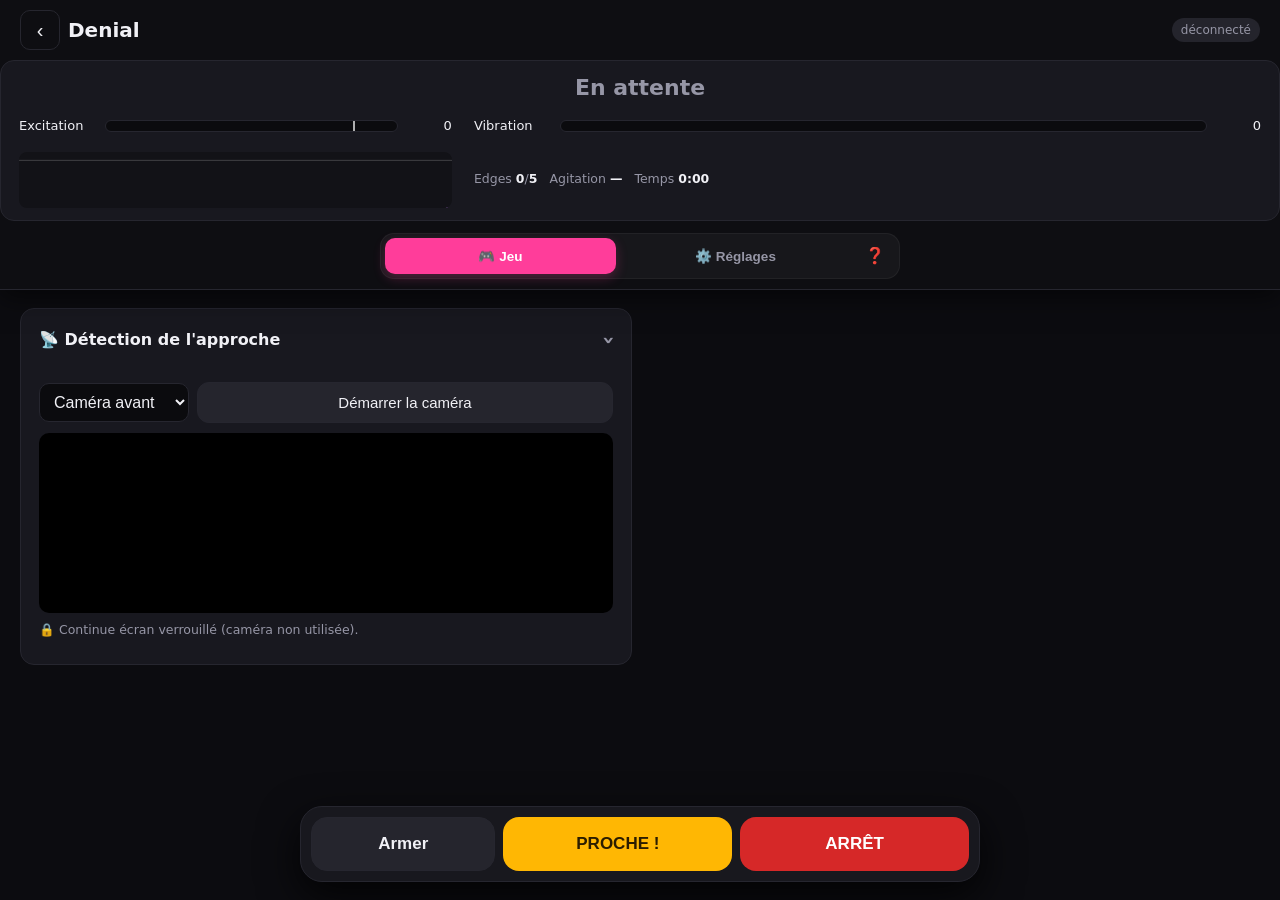
<file: denial.html>
<!DOCTYPE html>
<html lang="fr">
<head>
<meta charset="utf-8">
<meta name="viewport" content="width=device-width,initial-scale=1,viewport-fit=cover">
<meta name="theme-color" content="#0f0f13">
<title>Denial Control</title>
<link rel="stylesheet" href="common.css">
<style>
  .s-BUILD{color:var(--vib)} .s-DENY{color:var(--stim)} .s-FINAL{color:var(--ok)} .s-IDLE,.s-DONE{color:var(--mute)}
  video{max-height:180px}
</style>
</head>
<body>
<div class="top">
  <header>
    <button id="menuBtn" class="icon" title="Menu (arrête tout)">☰</button>
    <h1>Denial</h1>
    <span id="hrState" class="pill" data-need="hr">❤️ —</span>
    <span id="connState" class="pill">déconnecté</span>
  </header>
  <div class="dock">
    <div class="banner s-IDLE" id="stateBig">En attente</div>
    <div class="stat"><span>Excitation</span><div class="meter" id="arMeter"><div id="arBar" class="accC"></div></div><span id="arVal">0</span></div>
    <div class="stat" data-need="vib"><span>Vibration</span><div class="meter"><div id="vibBar" class="vibC"></div></div><span id="vibVal">0</span></div>
    <div class="stat" data-need="stim"><span>Shock</span><div class="meter"><div id="stimBar" class="stimC"></div></div><span id="stimVal">0</span></div>
    <canvas id="spark" class="spark" width="600" height="80"></canvas>
    <div class="chips">
      <span>Edges <b id="edgeN">0</b>/<b id="edgeTarget">0</b></span>
      <span data-need="hr">Cardio <b id="hrVal">—</b> (repos <b id="baseVal">—</b>)</span>
      <span data-any="cam gyro">Agitation <b id="agiVal">—</b></span>
      <span>Temps <b id="sessT">0:00</b></span>
    </div>
  </div>
</div>

<main>
  <details class="card" id="conn"></details>

  <details class="card" id="secSensors" open>
    <summary>📡 Détection de l'approche</summary>
    <div class="body">
      <div data-need="hr">
        <div class="row"><button id="hrBtn">Connecter la ceinture</button><button id="calibBtn">Calibrer le repos (60 s)</button></div>
        <label class="f"><span>Seuil d'edge = repos + (bpm)</span><input id="hrDelta" type="number" min="5" max="100" value="30"></label>
        <label class="f"><span>Poids du cardio</span><input id="wHr" type="number" min="0" max="10" value="6"></label>
      </div>
      <div data-need="cam">
        <div class="row">
          <select id="facing"><option value="user">Caméra avant</option><option value="environment">Caméra arrière</option></select>
          <button id="camBtn">Démarrer la caméra</button>
        </div>
        <video id="video" autoplay playsinline muted></video>
        <label class="f"><span>Caméra : % d'image en mouvement = 100</span><input id="motMax" type="number" min="1" max="100" value="25"></label>
      </div>
      <div data-need="gyro">
        <div class="row"><button id="gyroBtn">Activer le gyroscope</button></div>
        <label class="f"><span>Gyro : accélération = 100 (m/s²)</span><input id="accMax" type="number" min="0.1" max="20" step="0.1" value="2.5"></label>
        <label class="f" id="rotRow"><span>Gyro : rotation = 100 (°/s)</span><input id="rotMax" type="number" min="5" max="720" step="5" value="90"></label>
      </div>
      <label class="f" data-any="cam gyro"><span>Poids de l'agitation</span><input id="wMot" type="number" min="0" max="10" value="2"></label>
      <label class="f"><span>Simulation (test)</span><input id="simOn" type="checkbox"></label>
      <label class="f"><span>Excitation simulée</span><input id="simVal" type="range" min="0" max="100" value="0"></label>
      <p class="muted" id="lockInfo"></p>
      <p class="muted">Le bouton « PROCHE ! » en bas (ou la touche E) déclenche toujours un edge : c'est le signal le plus fiable.</p>
    </div>
  </details>

  <details class="card" id="secThr">
    <summary>🎯 Seuils</summary>
    <div class="body">
      <label class="f"><span>Seuil d'edge (excitation %)</span><input id="edgeThr" type="number" min="10" max="100" value="85"></label>
      <label class="f"><span>Anticipation (s)</span><input id="anticip" type="number" min="0" max="20" step="0.5" value="4"></label>
      <label class="f"><span>Reprise quand excitation ≤ (%)</span><input id="resumeThr" type="number" min="0" max="100" value="45"></label>
      <label class="f"><span>Pause minimale après un edge (s)</span><input id="restMin" type="number" min="5" max="600" value="30"></label>
      <label class="f"><span>Lissage</span><input id="smooth" type="range" min="0" max="95" value="70"></label>
    </div>
  </details>

  <details class="card" id="secVib" data-need="vib">
    <summary>〰️ Montée (vibration)</summary>
    <div class="body">
      <label class="f"><span>Vibration de départ (%)</span><input id="vibStart" type="number" min="0" max="100" value="20"></label>
      <label class="f"><span>Vibration max (%)</span><input id="vibMax" type="number" min="0" max="100" value="80"></label>
      <label class="f"><span>Durée de la montée (s)</span><input id="rampS" type="number" min="5" max="1200" value="120"></label>
      <label class="f"><span>+ % de départ à chaque edge</span><input id="rampBoost" type="number" min="0" max="30" value="5"></label>
    </div>
  </details>

  <details class="card" id="secEdge">
    <summary>✋ Action à l'edge</summary>
    <div class="body">
      <label class="f" data-need="vib"><span>Couper la vibration</span><input id="cutVib" type="checkbox" checked></label>
      <div data-need="stim">
        <label class="f"><span>Envoyer un shock</span><input id="stimOn" type="checkbox" checked></label>
        <label class="f"><span>Intensité shock (%)</span><input id="stimLvl" type="number" min="0" max="100" value="15"></label>
        <label class="f"><span>Nombre d'impulsions</span><input id="pulseN" type="number" min="1" max="10" value="2"></label>
        <label class="f"><span>Durée d'une impulsion (ms)</span><input id="pulseMs" type="number" min="100" max="3000" step="50" value="700"></label>
        <label class="f"><span>Intervalle entre impulsions (ms)</span><input id="pulseGap" type="number" min="300" max="10000" step="100" value="1200"></label>
        <label class="f"><span>Escalade (+% par edge)</span><input id="stimEsc" type="number" min="0" max="20" value="2"></label>
      </div>
    </div>
  </details>

  <details class="card" id="secProgram">
    <summary>🏁 Programme</summary>
    <div class="body">
      <label class="f"><span>Edges avant la fin</span><input id="edgeGoal" type="number" min="1" max="100" value="5"></label>
      <label class="f"><span>Durée max (min)</span><input id="sessionMax" type="number" min="1" max="240" value="45"></label>
      <label class="f"><span>À la fin</span>
        <select id="finale">
          <option value="allow">Autoriser</option>
          <option value="deny">Refuser</option>
          <option value="random">Au hasard</option>
        </select>
      </label>
      <label class="f"><span>Chance d'autorisation si hasard (%)</span><input id="allowPct" type="number" min="0" max="100" value="50"></label>
      <div data-need="vib">
        <label class="f"><span>Vibration finale si autorisé (%)</span><input id="finalVib" type="number" min="0" max="100" value="100"></label>
        <label class="f"><span>Durée finale (s)</span><input id="finalS" type="number" min="10" max="600" value="90"></label>
      </div>
    </div>
  </details>

  <details class="card" id="secLimits">
    <summary>🛡️ Limites & tests</summary>
    <div class="body">
      <label class="f" data-need="vib"><span>Plafond vibration (%)</span><input id="maxVib" type="number" min="0" max="100" value="100"></label>
      <label class="f" data-need="stim"><span>Plafond shock (%)</span><input id="maxStim" type="number" min="0" max="100" value="30"></label>
      <div class="row"><button id="testVib" data-need="vib">Test vibration 2 s</button><button id="testStim" data-need="stim">Test shock</button></div>
      <div class="row"><button id="saveCfg">Sauvegarder</button><button id="resetCfg">Par défaut</button></div>
    </div>
  </details>

  <details class="card" id="secLog">
    <summary>📋 Journal</summary>
    <div class="body"><div id="log"></div></div>
  </details>
</main>

<nav class="actions">
  <button id="arm">Armer</button>
  <button id="closeBtn">PROCHE !</button>
  <button id="estop">ARRÊT</button>
</nav>

<script src="common.js"></script>
<script src="outdoor.js"></script>
<script src="partner.js"></script>
<script>
"use strict";
/* ====================================================================
 * Cardio
 * ==================================================================== */
let baseline = null, calibrating = null;
HR.onStatus = txt => { $("hrState").textContent = "❤️ " + txt; };
HR.onBpm = bpm => { if (calibrating) calibrating.push(bpm); };
$("hrBtn").onclick = async () => { try { await HR.connect(); } catch (e) { log("Cardio : " + e.message); } };
$("calibBtn").onclick = () => {
  if (!HR.live) return log("Connecte d'abord le capteur cardio.");
  calibrating = []; log("Calibration du repos : reste détendu·e pendant 60 s…");
  setTimeout(() => {
    if (calibrating && calibrating.length) { const s = [...calibrating].sort((a, b) => a - b); baseline = s[Math.floor(s.length / 2)]; log("Fréquence de repos : " + baseline + " bpm"); }
    calibrating = null;
  }, 60000);
};

/* ====================================================================
 * Agitation : caméra + gyroscope
 * ==================================================================== */
const cam = new CamMotion($("video"));
let camMotion = 0, agitation = null;
$("camBtn").onclick = async () => {
  if (cam.on) { cam.stop(); $("camBtn").textContent = "Démarrer la caméra"; updateBg(); return; }
  try { await cam.start($("facing").value); $("camBtn").textContent = "Arrêter la caméra"; log("Caméra démarrée : la session s'arrêtera si l'écran se verrouille."); }
  catch (e) { log("Caméra : " + e.message); }
  updateBg();
};
$("facing").onchange = () => { if (cam.on) { cam.stop(); $("camBtn").onclick(); } };
$("gyroBtn").onclick = async () => {
  if (Sensors.native) {                       // APK : capteur natif, fonctionne écran verrouillé
    nativeGyro = !nativeGyro;
    Sensors.start({ accel: nativeGyro, gps: false, mic: false });
    $("gyroBtn").textContent = nativeGyro ? "Désactiver le gyroscope" : "Activer le gyroscope";
    log(nativeGyro ? "Gyroscope activé (fonctionne écran verrouillé)." : "Gyroscope désactivé.");
    return;
  }
  if (Gyro.on) { Gyro.stop(); $("gyroBtn").textContent = "Activer le gyroscope"; return; }
  try { await Gyro.start(); $("gyroBtn").textContent = "Désactiver le gyroscope"; log("Gyroscope activé."); }
  catch (e) { log(e.message); }
};
function sampleAgitation(){
  const vals = [];
  const m = cam.sample(25);
  if (m != null) { camMotion = 0.8 * camMotion + 0.2 * m; vals.push(clamp(camMotion / Math.max(1, num("motMax")) * 100, 0, 100)); }
  const g = Sensors.native ? (nativeGyro && Sensors.accLive ? clamp(Sensors.acc / Math.max(0.05, num("accMax")) * 100, 0, 100) : null)
                            : Gyro.sample(num("accMax"), num("rotMax"));
  if (g != null) vals.push(g);
  return vals.length ? Math.max(...vals) : null;
}

/* ====================================================================
 * Estimation de l'excitation (0–100) + pente
 * ==================================================================== */
let arousal = 0, closePressed = false;
const history = [];
function estimateArousal(){
  agitation = sampleAgitation();
  if ($("simOn").checked) return num("simVal");
  let sum = 0, w = 0;
  if (HR.live && baseline != null) { const s = clamp((HR.bpm - baseline) / num("hrDelta") * 100, 0, 100); sum += s * num("wHr"); w += num("wHr"); }
  if (agitation != null) { sum += agitation * num("wMot"); w += num("wMot"); }
  return w ? sum / w : null;
}
function slopePerSec(){
  const now = Date.now(), pts = history.filter(p => now - p.t < 5000);
  if (pts.length < 5) return 0;
  const n = pts.length, mt = pts.reduce((s, p) => s + p.t, 0) / n, ma = pts.reduce((s, p) => s + p.a, 0) / n;
  let nu = 0, de = 0; for (const p of pts) { nu += (p.t - mt) * (p.a - ma); de += (p.t - mt) ** 2; }
  return de ? nu / de * 1000 : 0;
}

/* ====================================================================
 * Machine à états : IDLE → BUILD ⇄ DENY → FINAL → DONE
 * ==================================================================== */
let state = "IDLE", stateSince = 0, armedAt = 0, edges = 0, curVib = 0, curStim = 0, finalAllow = null, buildStart = 0;
let pulseTimers = [];
const LABELS = { IDLE: "En attente", BUILD: "Montée", DENY: "Denial — on redescend", FINAL: "Fin", DONE: "Terminé" };

function setState(s){
  state = s; stateSince = Date.now();
  if (s === "BUILD") buildStart = Date.now();
  let label = LABELS[s];
  if (s === "FINAL") label = finalAllow ? "Autorisé·e 💜" : "Refusé·e";
  $("stateBig").textContent = label; $("stateBig").className = "banner s-" + s;
}
function clearPulses(){ pulseTimers.forEach(o => Sched.cancel(o)); pulseTimers = []; curStim = sendLevel("stim", 0, true); }

/* Écran verrouillé : autorisé tant que la caméra n'est pas utilisée (cardio, gyroscope, télécommande) */
let nativeGyro = false;
function updateBg(){
  const ok = !cam.on;
  App.allowBackground = ok; App.syncBg();
  $("lockInfo").textContent = ok ? "🔒 Continue écran verrouillé (caméra non utilisée)." : "📷 Caméra active : la session s'arrête si l'écran se verrouille.";
  if (ok && App.armed && Sensors.native && !Sensors.running) Sensors.start({ accel: nativeGyro, gps: false, mic: false });   // garde l'app éveillée
}
function setArmed(on){
  App.armed = on; keepAwake(on);
  if (on) updateBg();
  $("arm").classList.toggle("armed", on); $("arm").textContent = on ? "ARMÉ" : "Armer";
  clearPulses();
  if (on) {
    if (baseline == null && HR.live) log("⚠ Pas de calibration : le cardio est ignoré tant que le repos n'est pas calibré.");
    armedAt = Date.now(); edges = 0; finalAllow = null; setState("BUILD"); log("Session armée.");
  } else { curVib = sendLevel("vib", 0, true); setState("IDLE"); }
}
function emergencyStop(){ setArmed(false); if (App.bp.connected) App.bp.stopAll().catch(() => {}); log("⛔ ARRÊT D'URGENCE"); }

function onEdge(reason, stimAllowed = true){
  edges++;
  log(`Edge n°${edges} (${reason})`);
  if ($("cutVib").checked) curVib = sendLevel("vib", 0, true);
  if (stimAllowed && Equip.stim && $("stimOn").checked) {
    const lvl = num("stimLvl") + (edges - 1) * num("stimEsc");
    const dur = clamp(num("pulseMs"), 100, 3000), gap = Math.max(300, num("pulseGap"));
    const n = clamp(num("pulseN"), 1, 10);
    for (let i = 0; i < n; i++) {
      const t0 = i * (dur + gap);
      pulseTimers.push(Sched.after(t0, () => { if (App.armed) curStim = sendLevel("stim", lvl, true); }));
      pulseTimers.push(Sched.after(t0 + dur, () => { curStim = sendLevel("stim", 0, true); }));
    }
    log(`Shock : ${n} × ${dur} ms à ${Math.min(lvl, num("maxStim"))} %`);
  }
  setState("DENY");
}
function goFinal(force){
  const f = $("finale").value;
  finalAllow = force !== undefined ? force : f === "allow" ? true : f === "deny" ? false : Math.random() * 100 < num("allowPct");
  log("Fin du programme : " + (finalAllow ? "orgasme autorisé" : "refusé"));
  clearPulses(); setState("FINAL");
}

let lastTickAt = 0;
function tick(){
  const now = Date.now();
  if (now - lastTickAt < 80) return;          // minuterie + réveil natif : un seul passage
  lastTickAt = now;
  const est = estimateArousal();
  const a = num("smooth") / 100;
  if (est != null) arousal = a * arousal + (1 - a) * est;
  history.push({ t: now, a: arousal, hr: HR.live ? HR.bpm : null }); while (history.length && now - history[0].t > 120000) history.shift();
  const predicted = arousal + Math.max(0, slopePerSec()) * num("anticip");
  const elapsed = (now - stateSince) / 1000;

  if (App.armed && !App.suspended) {
    const timeUp = now - armedAt > num("sessionMax") * 60000;
    if (state === "BUILD") {
      const start = clamp(num("vibStart") + edges * num("rampBoost"), 0, 100);
      const p = clamp((now - buildStart) / 1000 / Math.max(1, num("rampS")), 0, 1);
      curVib = sendLevel("vib", start + (Math.max(start, num("vibMax")) - start) * p);
      if (closePressed) onEdge("bouton");
      else if (predicted >= num("edgeThr")) onEdge(`excitation ${arousal.toFixed(0)} → prévue ${predicted.toFixed(0)}`);
      else if (timeUp) goFinal();
    } else if (state === "DENY") {
      if (!$("cutVib").checked) curVib = sendLevel("vib", curVib);
      if (elapsed >= num("restMin") && arousal <= num("resumeThr")) {
        if (edges >= num("edgeGoal") || timeUp) goFinal();
        else { log("Reprise."); setState("BUILD"); }
      }
    } else if (state === "FINAL") {
      if (finalAllow) {
        curVib = sendLevel("vib", num("finalVib"));
        if (elapsed >= num("finalS")) { curVib = sendLevel("vib", 0, true); setState("DONE"); log("Session terminée."); }
      } else { curVib = sendLevel("vib", 0, true); setState("DONE"); log("Session terminée."); }
    }
  }
  closePressed = false;
  draw();
}

/* ====================================================================
 * Affichage
 * ==================================================================== */
const spark = $("spark"), sctx = spark.getContext("2d");
function draw(){
  $("arBar").style.width = arousal + "%"; $("arVal").textContent = arousal.toFixed(0);
  $("vibBar").style.width = curVib + "%"; $("vibVal").textContent = curVib.toFixed(0);
  $("stimBar").style.width = curStim + "%"; $("stimVal").textContent = curStim.toFixed(0);
  $("hrVal").textContent = HR.live ? HR.bpm : "—";
  if (HR.live) $("hrState").textContent = "❤️ " + HR.bpm; $("baseVal").textContent = baseline ?? "—";
  $("agiVal").textContent = agitation == null ? "—" : agitation.toFixed(0);
  $("edgeN").textContent = edges; $("edgeTarget").textContent = num("edgeGoal");
  const s = App.armed ? Math.floor((Date.now() - armedAt) / 1000) : 0;
  $("sessT").textContent = Math.floor(s / 60) + ":" + String(s % 60).padStart(2, "0");
  let mk = $("arMeter").querySelector(".mark"); if (!mk) { mk = document.createElement("div"); mk.className = "mark"; $("arMeter").appendChild(mk); }
  mk.style.left = clamp(num("edgeThr"), 0, 100) + "%";
  const Wc = spark.width, Hc = spark.height, now = Date.now();
  sctx.clearRect(0, 0, Wc, Hc);
  const yThr = Hc - num("edgeThr") / 100 * Hc;
  sctx.strokeStyle = "#ffffff55"; sctx.lineWidth = 1; sctx.beginPath(); sctx.moveTo(0, yThr); sctx.lineTo(Wc, yThr); sctx.stroke();
  const line = (fn, color) => {
    sctx.strokeStyle = color; sctx.lineWidth = 2; sctx.beginPath(); let started = false;
    for (const p of history) { const v = fn(p); if (v == null) { started = false; continue; }
      const x = Wc - (now - p.t) / 120000 * Wc, y = Hc - clamp(v, 0, 100) / 100 * Hc;
      started ? sctx.lineTo(x, y) : sctx.moveTo(x, y); started = true; }
    sctx.stroke();
  };
  line(p => p.a, "#c77dff");
  line(p => p.hr == null ? null : (p.hr - 40) / 160 * 100, "#f72585");
}

/* ====================================================================
 * Initialisation
 * ==================================================================== */
App.cap = { vib: () => num("maxVib"), stim: () => num("maxStim") };
initShell({ clientName: "BPlaysure · Denial", roleLabels: { vib: "Vibration", stim: "Shock (edge)" }, emergencyStop, onDisconnect: () => setArmed(false) });
$("arm").onclick = () => setArmed(!App.armed);
$("closeBtn").onclick = () => { closePressed = true; };
document.addEventListener("keydown", e => { if (!["INPUT", "SELECT"].includes(e.target.tagName) && e.code === "KeyE") closePressed = true; });
$("testVib").onclick = () => { if (!App.armed) return log("Arme la session pour tester."); sendLevel("vib", 40, true); setTimeout(() => sendLevel("vib", curVib, true), 2000); };
$("testStim").onclick = () => {
  if (!App.armed) return log("Arme la session pour tester.");
  curStim = sendLevel("stim", num("stimLvl"), true);
  pulseTimers.push(Sched.after(clamp(num("pulseMs"), 100, 3000), () => { curStim = sendLevel("stim", 0, true); }));
};

const KEY = "denialCfg";
const FIELDS = ["facing","hrDelta","wHr","motMax","accMax","rotMax","wMot","edgeThr","anticip","resumeThr","restMin","smooth","vibStart","vibMax","rampS","rampBoost","stimLvl","pulseN","pulseMs","pulseGap","stimEsc","edgeGoal","sessionMax","finale","allowPct","finalVib","finalS","maxVib","maxStim"];
const CHECKS = ["cutVib","stimOn"];
$("saveCfg").onclick = () => Cfg.save(KEY, FIELDS, CHECKS, { baseline });
$("resetCfg").onclick = () => Cfg.reset(KEY);
const c = Cfg.load(KEY, FIELDS, CHECKS);
if (c && c.baseline) baseline = c.baseline;
applyEquip();
if (Sensors.native) $("rotRow").classList.add("hidden");   // le capteur natif mesure l'accélération
updateBg();
BgHooks.push(tick);   // réveil natif écran verrouillé
/* Aperçu et contrôle pour la télécommande */
Partner.init("denial", {
  setArmed,
  telemetry: () => ({
    main: { label: "Excitation", v: Math.round(arousal), max: 100 },
    phase: $("stateBig").textContent,
    chips: [["Edges", `${edges}/${num("edgeGoal")}`], ...(HR.live ? [["Cardio", HR.bpm + " bpm"]] : [])],
  }),
  actions: () => {
    if (!App.armed) return [];
    const fin = [{ id: "allow", label: "💜 Finir : autoriser" }, { id: "deny", label: "🚫 Finir : refuser" }];
    if (state === "BUILD") return [{ id: "edge", label: "✋ Edge maintenant" }, ...fin];
    if (state === "DENY") return [{ id: "resume", label: "▶️ Reprendre la montée" }, ...fin];
    return [];
  },
  doAction: id => {
    if (!App.armed) return;
    if (id === "edge" && state === "BUILD") onEdge("partenaire", Partner.can.stim);
    else if (id === "resume" && state === "DENY") { log("🎮 Reprise demandée par le partenaire."); setState("BUILD"); }
    else if ((id === "allow" || id === "deny") && (state === "BUILD" || state === "DENY")) { log("🎮 Le partenaire décide de la fin."); goFinal(id === "allow"); }
  },
});
setInterval(tick, 100);
log("Prêt. Connecte Intiface et les capteurs, calibre le repos, puis « Armer ».");
</script>
</body>
</html>
</file>
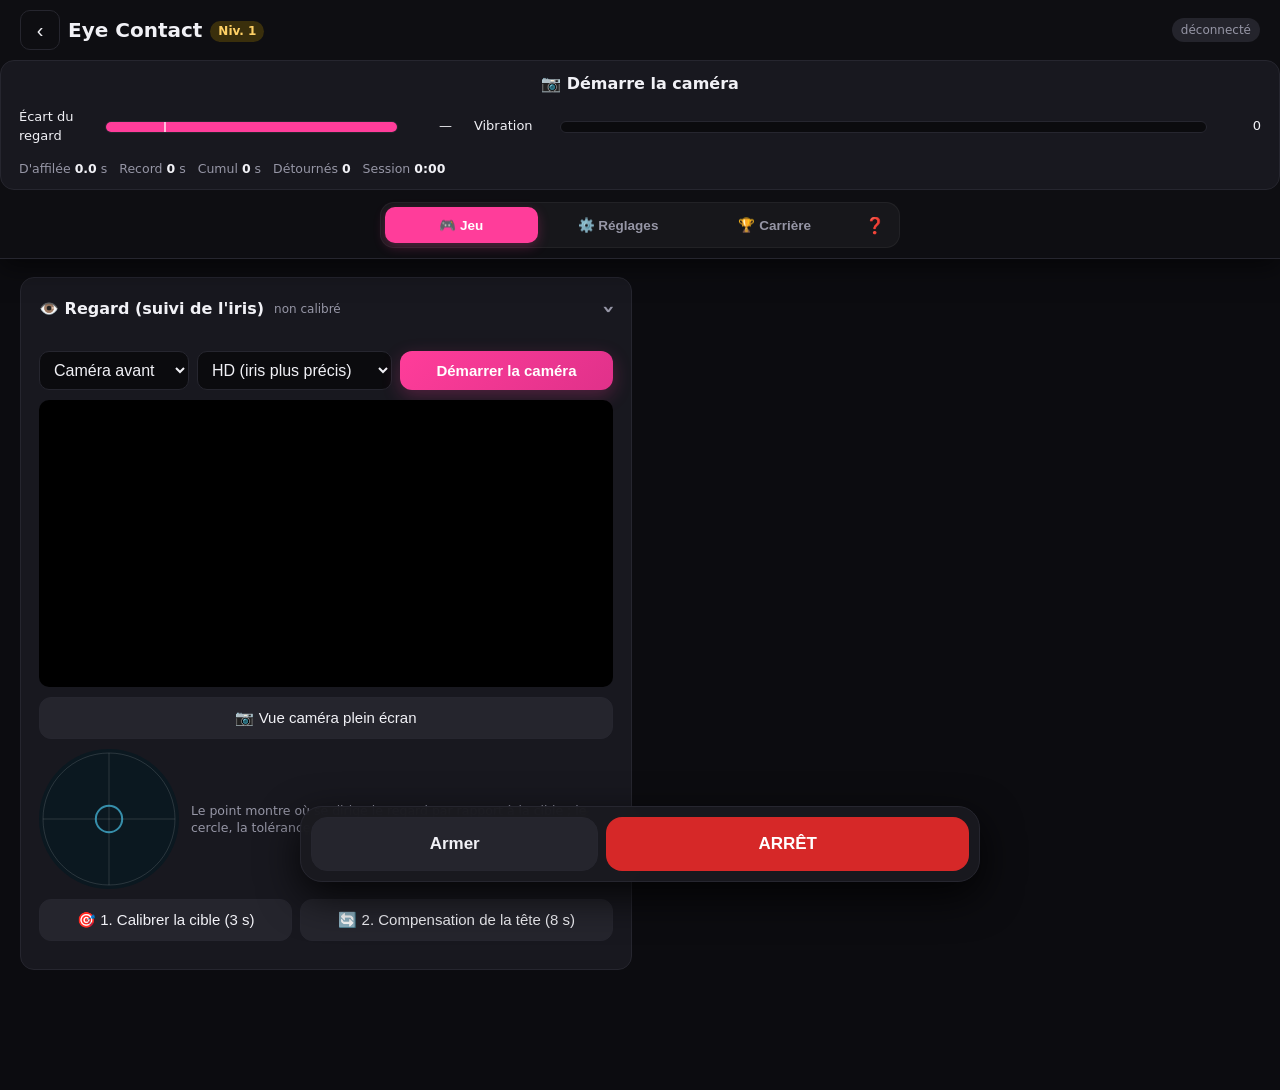
<file: eyes.html>
<!DOCTYPE html>
<html lang="fr">
<head>
<meta charset="utf-8">
<meta name="viewport" content="width=device-width,initial-scale=1,viewport-fit=cover">
<meta name="theme-color" content="#0f0f13">
<title>Eye Contact</title>
<link rel="stylesheet" href="common.css">
<style>
  .camWrap{position:relative}
  .camWrap video{max-height:none}
  #faceOv{position:absolute;inset:0;width:100%;height:100%;pointer-events:none}
  #banner.on{background:#103040;color:#4cc9f0}
  #calBox{background:#132a3a;border:1px solid #1f4a5a;border-radius:12px;padding:10px;margin:8px 0;text-align:center;font-weight:700}
  .radarRow{display:flex;gap:12px;align-items:center;margin:8px 0}
  #radar{width:140px;height:140px;flex:none;background:#0b1820;border-radius:50%}
  /* plein écran de distraction */
  #fs{position:fixed;inset:0;z-index:9000;background:#000;overflow:hidden;touch-action:none;user-select:none}
  #fsImg,#fsVid{position:absolute;inset:0;width:100%;height:100%;object-fit:cover;max-height:none;border-radius:0;background:#000}
  #fsCv{position:absolute;inset:0;width:100%;height:100%}
  #fsFrame{position:absolute;inset:0;pointer-events:none;transition:box-shadow .25s}
  #fsTarget{position:absolute;width:34px;height:34px;margin:-17px 0 0 -17px;border-radius:50%;border:3px solid #fff;box-shadow:0 0 12px #fff;animation:tgt 1.4s ease-in-out infinite;pointer-events:none}
  #fsTarget::after{content:"";position:absolute;left:50%;top:50%;width:8px;height:8px;margin:-4px 0 0 -4px;border-radius:50%;background:#fff}
  @keyframes tgt{50%{transform:scale(.7);opacity:.6}}
  #fsHud{position:absolute;left:0;right:0;bottom:calc(64px + env(safe-area-inset-bottom));text-align:center;font:700 15px system-ui;color:#fff;text-shadow:0 0 6px #000;pointer-events:none}
  #fsRadar{position:absolute;right:10px;bottom:calc(70px + env(safe-area-inset-bottom));width:90px;height:90px;border-radius:50%;background:#0008;pointer-events:none}
  #fsBtns{position:absolute;left:0;right:0;bottom:0;display:flex;gap:10px;padding:10px;padding-bottom:calc(10px + env(safe-area-inset-bottom))}
  #fsBtns button{flex:1;min-height:46px;border-radius:12px;font-weight:800;border:0}
  #fsStop{background:#d62839;color:#fff}
  #fsExit{background:#ffffff22;color:#fff;position:relative;overflow:hidden}
  #fsExit i{position:absolute;left:0;top:0;bottom:0;width:0;background:#ffffff44}
  /* vue caméra : vidéo sur tout l'écran, monitoring en superposition transparente */
  body.camFull .camWrap{position:fixed;inset:0;z-index:8000;background:#000;margin:0}
  body.camFull .camWrap video{width:100%;height:100%;max-height:none;border-radius:0;object-fit:cover}
  #camHud,#camBar,#camRadar{display:none}
  body.camFull #camHud{display:block;position:fixed;left:0;right:0;top:0;z-index:8001;padding:calc(8px + env(safe-area-inset-top)) 12px 8px;color:#fff;text-shadow:0 0 6px #000,0 0 2px #000;pointer-events:none;background:linear-gradient(#0008,#0000)}
  #camHud .hS{font:800 17px system-ui}
  #camHud .hL{font:600 13px system-ui;opacity:.9;margin-top:3px}
  #camHud .hBars{display:flex;gap:8px;margin-top:6px;max-width:420px}
  #camHud .hBars div{flex:1;height:6px;border-radius:3px;background:#ffffff30;overflow:hidden}
  #camHud .hBars i{display:block;height:100%;width:0}
  body.camFull #camBar{display:flex;position:fixed;left:0;right:0;bottom:0;z-index:8001;gap:8px;padding:10px;padding-bottom:calc(10px + env(safe-area-inset-bottom));background:linear-gradient(#0000,#0009)}
  #camBar button{flex:1;min-height:46px;border-radius:12px;border:1px solid #ffffff30;background:#00000055;color:#fff;font-weight:800;backdrop-filter:blur(4px)}
  #camBar button.armed{background:#1d6b3a}
  body.camFull #camBar{flex-wrap:wrap}
  #camBar .cbWide{order:-1;flex:1 1 45%;font-size:13.5px}
  #camBar #cbStop{background:#d62839;border:0;flex:1.3}
  body.camFull #camRadar{display:block;position:fixed;right:10px;bottom:calc(132px + env(safe-area-inset-bottom));z-index:8001;width:96px;height:96px;border-radius:50%;background:#0006;pointer-events:none}
  body.camFull.partner #camHud .hL,body.camFull.partner #camHud .hBars{display:none}
</style>
</head>
<body>
<div class="top">
  <header>
    <button id="menuBtn" class="icon" title="Menu (arrête tout)">☰</button>
    <h1>Eye Contact</h1>
    <span id="connState" class="pill">déconnecté</span>
  </header>
  <div class="dock">
    <div class="banner" id="banner" style="font-size:16px">📷 Démarre la caméra</div>
    <div class="stat"><span>Écart du regard</span><div class="meter" id="devMeter"><div id="devBar" class="accC"></div></div><span id="devVal">—</span></div>
    <div class="stat" data-need="vib"><span>Vibration</span><div class="meter"><div id="vibBar" class="vibC"></div></div><span id="vibVal">0</span></div>
    <div class="stat" data-need="stim"><span>Shock</span><div class="meter"><div id="stimBar" class="stimC"></div></div><span id="stimVal">0</span></div>
    <div class="chips"><span>D'affilée <b id="streakT">0.0</b> s</span><span>Record <b id="bestT">0</b> s</span><span>Cumul <b id="totT">0</b> s</span><span>Détournés <b id="breakN">0</b></span><span data-need="stim">Shocks <b id="shockN">0</b></span><span>Session <b id="sessT">0:00</b></span></div>
    <div id="gDock" class="hidden"></div>
  </div>
</div>

<main>
  <details class="card" id="secGame" open></details>
  <details class="card" id="conn"></details>

  <details class="card" id="secDetect" open>
    <summary>👁️ Regard (suivi de l'iris) <small id="calSum"></small></summary>
    <div class="body">
      <div class="row">
        <select id="facing"><option value="user" selected>Caméra avant</option><option value="environment">Caméra arrière</option></select>
        <select id="camRes"><option value="hd" selected>HD (iris plus précis)</option><option value="sd">Standard (plus fluide)</option></select>
        <button id="camBtn" class="primary">Démarrer la caméra</button>
      </div>
      <div class="camWrap"><video id="video" autoplay playsinline muted></video><canvas id="faceOv"></canvas></div>
      <div class="row"><button id="camViewBtn">📷 Vue caméra plein écran</button></div>
      <label class="f"><span>Vue caméra plein écran au démarrage de la caméra</span><input id="camAuto" type="checkbox" checked></label>
      <div id="calBox" class="hidden"></div>
      <div class="radarRow"><canvas id="radar" width="140" height="140"></canvas>
        <p class="muted" id="radarInfo" style="margin:0">Le point montre où se dirige le regard par rapport à la cible ; le cercle, la tolérance.</p></div>
      <div class="row"><button id="calBtn">🎯 1. Calibrer la cible (3 s)</button><button id="calHeadBtn">🔄 2. Compensation de la tête (8 s)</button></div>
      <p class="muted" id="aiInfo">Chargement de l'IA…</p>
      <label class="f"><span>Tolérance du regard (%, 100 % = 20°) <small class="muted" id="tolDeg"></small></span><input id="tol" type="number" min="5" max="90" value="20"></label>
      <label class="f"><span>Regard détourné toléré (ms)</span><input id="grace" type="number" min="100" max="5000" step="50" value="600"></label>
      <label class="f"><span>Clignement toléré (ms)</span><input id="blinkMs" type="number" min="100" max="1500" step="50" value="400"></label>
      <label class="f"><span>Visage introuvable = regard détourné</span><input id="lostIsBreak" type="checkbox" checked></label>
      <label class="f"><span>Lissage (anti-tremblement)</span><input id="smooth" type="range" min="0" max="90" value="40"></label>
      <p class="muted">Le centre de chaque iris est localisé entre les coins de l'œil, puis combiné à l'orientation de la tête. <b>1.</b> Pose le téléphone à hauteur des yeux et fixe l'objectif de la caméra (ou le point visé) pendant 3 s. <b>2.</b> Toujours en fixant l'objectif, tourne doucement la tête à gauche, à droite, en haut et en bas : l'app apprend à distinguer « la tête bouge mais les yeux restent sur la cible » d'un vrai regard détourné. Bonne lumière de face = meilleure précision. Tout est analysé sur l'appareil.</p>
    </div>
  </details>

  <details class="card" id="secFs" open>
    <summary>🌀 Plein écran de distraction</summary>
    <div class="body">
      <p class="muted">Pendant la séance, l'écran affiche un contenu fait pour attirer les yeux… mais il faut continuer à fixer l'objectif de la caméra. Le bord de l'écran devient rouge dès que le regard part.</p>
      <div class="row"><button id="fsBtn" class="primary">🖥️ Ouvrir le plein écran</button></div>
      <label class="f"><span>Contenu</span><select id="dMode"><option value="mix">🔀 Mélange</option><option value="spiral">🌀 Spirale hypnotique</option><option value="orbs">🔮 Orbes flottants</option><option value="words">💬 Mots</option><option value="photos">🖼️ Mes images / vidéos</option></select></label>
      <label class="f"><span>Vitesse (%)</span><input id="dSpeed" type="range" min="20" max="300" value="100"></label>
      <label class="f"><span>S'intensifie avec le regard tenu</span><input id="dEsc" type="checkbox" checked></label>
      <label class="f"><span>Mélange : changer toutes les (s)</span><input id="dSwitch" type="number" min="3" max="600" value="20"></label>
      <label class="f"><span>Images : changer toutes les (s)</span><input id="dSlide" type="number" min="1" max="600" value="6"></label>
      <label class="f"><span>Son des vidéos</span><input id="dSound" type="checkbox"></label>
      <input id="galIn" type="file" accept="image/*,video/*" multiple class="hidden">
      <div class="row"><button id="galAdd">➕ Ajouter images / vidéos</button><button id="galClear">🗑️ Vider</button></div>
      <p class="muted" id="galInfo">Galerie : —</p>
      <label class="f" style="align-items:flex-start"><span>Mots (un par ligne)</span><textarea id="dWords" rows="5" style="max-width:55vw">Regarde-moi
Ne détourne pas les yeux
Obéis
Concentre-toi
Tu es à moi
Ici
Plus fort
Résiste</textarea></label>
      <label class="f"><span>Position de l'objectif à fixer</span><select id="dCam"><option value="tc">En haut, au centre</option><option value="tl">En haut, à gauche</option><option value="tr">En haut, à droite</option><option value="lc">À gauche (paysage)</option><option value="rc">À droite (paysage)</option><option value="none">Ne pas afficher de repère</option></select></label>
      <label class="f"><span>Bord coloré selon le regard</span><input id="dStatus" type="checkbox" checked></label>
      <label class="f"><span>Afficher le viseur du regard</span><input id="dRadar" type="checkbox"></label>
      <label class="f"><span>Luminosité maximale (éclaire le visage)</span><input id="dBright" type="checkbox" checked></label>
      <label class="f"><span>Ouvrir automatiquement en armant</span><input id="dAuto" type="checkbox" checked></label>
      <p class="muted">⚠ Spirale et orbes sont animés : évite-les en cas de sensibilité aux images clignotantes. En plein écran, <b>ARRÊT</b> reste toujours visible ; « Quitter » se maintient 1 s.</p>
    </div>
  </details>

  <details class="card" id="secVib" data-need="vib">
    <summary>〰️ Regard soutenu → vibration</summary>
    <div class="body">
      <label class="f"><span>Vibration de départ (%)</span><input id="vibBase" type="number" min="0" max="100" value="20"></label>
      <label class="f"><span>+ par seconde de regard tenu (%)</span><input id="vibRamp" type="number" min="0" max="50" value="2"></label>
      <label class="f"><span>Vibration maximale (%)</span><input id="vibTop" type="number" min="0" max="100" value="80"></label>
    </div>
  </details>

  <details class="card" id="secStim" data-need="stim">
    <summary>⚡ Regard détourné → shock</summary>
    <div class="body">
      <label class="f"><span>Intensité du shock (%)</span><input id="stimLvl" type="number" min="0" max="100" value="15"></label>
      <label class="f"><span>Durée du shock (ms)</span><input id="pulseMs" type="number" min="100" max="2000" step="50" value="400"></label>
      <label class="f"><span>Tant que le regard est détourné : un shock toutes les (s)</span><input id="stimCd" type="number" min="1" max="60" step="0.5" value="2"></label>
      <label class="f"><span>Escalade (+% par shock consécutif)</span><input id="stimEsc" type="number" min="0" max="20" value="2"></label>
    </div>
  </details>

  <details class="card" id="secLimits">
    <summary>🛡️ Limites & tests</summary>
    <div class="body">
      <label class="f" data-need="vib"><span>Plafond vibration (%)</span><input id="maxVib" type="number" min="0" max="100" value="100"></label>
      <label class="f" data-need="stim"><span>Plafond shock (%)</span><input id="maxStim" type="number" min="0" max="100" value="30"></label>
      <label class="f"><span>Arrêt auto après (min, 0 = jamais)</span><input id="sessionMax" type="number" min="0" max="240" value="20"></label>
      <label class="f"><span>Sons</span><input id="sound" type="checkbox" checked></label>
      <label class="f"><span>Annonces vocales</span><input id="voice" type="checkbox" checked></label>
      <div class="row"><button id="testVib" data-need="vib">Test vibration 2 s</button><button id="testStim" data-need="stim">Test shock</button></div>
      <div class="row"><button id="saveCfg">Sauvegarder</button><button id="resetCfg">Par défaut</button></div>
    </div>
  </details>

  <details class="card" id="secLog">
    <summary>📋 Journal</summary>
    <div class="body"><div id="log"></div></div>
  </details>
</main>

<div id="camHud"><div class="hS" id="hS"></div><div class="hL" id="hL"></div>
  <div class="hBars"><div><i id="hVib" style="background:var(--vib,#c77dff)"></i></div><div><i id="hStim" style="background:#ff4d6d"></i></div></div></div>
<canvas id="camRadar" width="96" height="96"></canvas>
<div id="camBar"><button id="cbArm">Armer</button><button id="cbCal" class="cbWide">🎯 Calibrer la cible</button><button id="cbHead" class="cbWide">🔄 Compenser la tête</button><button id="cbFs">🌀</button><button id="cbExit">⤡</button><button id="cbStop">ARRÊT</button></div>

<div id="fs" class="hidden">
  <img id="fsImg" class="hidden" alt=""><video id="fsVid" class="hidden" playsinline loop></video>
  <canvas id="fsCv"></canvas>
  <div id="fsFrame"></div>
  <div id="fsTarget"></div>
  <canvas id="fsRadar" width="90" height="90" class="hidden"></canvas>
  <div id="fsHud"></div>
  <div id="fsBtns"><button id="fsStop">ARRÊT</button><button id="fsExit"><i></i>⤡ Quitter (maintenir)</button></div>
</div>

<nav class="actions">
  <button id="arm">Armer</button>
  <button id="estop">ARRÊT</button>
</nav>

<script src="common.js"></script>
<script src="outdoor.js"></script>
<script src="partner.js"></script>
<script src="game.js"></script>
<script src="face.js"></script>
<script>
"use strict";
/* ---------------- Caméra et IA ---------------- */
let stream = null, newFrame = true;
async function camToggle(){
  if (stream) { stream.getTracks().forEach(t => t.stop()); stream = null; $("video").srcObject = null; $("camBtn").textContent = "Démarrer la caméra"; camView(false); return; }
  const hd = $("camRes").value === "hd";
  try {
    stream = await openCamera($("video"), $("facing").value, hd ? 1280 : 640, hd ? 720 : 480);
    $("camBtn").textContent = "Arrêter la caméra";
    if ($("camAuto").checked) camView(true);
    const st = stream.getVideoTracks()[0].getSettings(); log(`Caméra démarrée (${st.width || "?"}×${st.height || "?"}).`);
  } catch (e) { log("Caméra : " + e.message); }
}
$("camBtn").onclick = camToggle;
$("facing").onchange = $("camRes").onchange = async () => { if (stream) { await camToggle(); await camToggle(); } };
// n'analyse que les nouvelles images de la caméra
(function vfc(){ const v = $("video"); if (v.requestVideoFrameCallback) v.requestVideoFrameCallback(() => { newFrame = true; vfc(); }); })();
const HAS_VFC = !!$("video").requestVideoFrameCallback;
FaceAI.load().then(ok => { $("aiInfo").textContent = ok ? "IA visage + iris prête." : "⚠ IA visage indisponible dans cette version (" + FaceAI.err + ")."; log($("aiInfo").textContent); });

/* ---------------- Suivi de l'iris ----------------
 * Pour chaque œil : centre de l'iris (5 points) exprimé dans le repère de l'œil
 * (axe coin → coin, unité = largeur de l'œil), donc insensible à la distance,
 * à l'inclinaison de la tête et au zoom. Les deux yeux sont pondérés par leur
 * largeur apparente (l'œil le plus visible compte plus).
 * Regard (degrés) = rotation de la tête + gain × décalage de l'iris ; le gain
 * est appris à la « compensation de la tête » (sinon valeur moyenne). */
const IRIS = [[468, 469, 470, 471, 472], [473, 474, 475, 476, 477]], EYEC = [[33, 133], [362, 263]];
const DEG100 = 20, KDEF = 130;
function irisFeat(f, W, H){
  const P = f.pts; if (!P || P.length < 478) return null;
  const px = i => ({ x: P[i].x * W, y: P[i].y * H });
  const eyes = EYEC.map(([a, b]) => { const A = px(a), B = px(b); return { A, B, m: { x: (A.x + B.x) / 2, y: (A.y + B.y) / 2 } }; });
  let sx = 0, sy = 0, sw = 0, n = 0;
  for (const ring of IRIS) {
    const c = { x: 0, y: 0 }; for (const i of ring) { const q = px(i); c.x += q.x / ring.length; c.y += q.y / ring.length; }
    const e = eyes.reduce((u, v) => Math.hypot(c.x - u.m.x, c.y - u.m.y) <= Math.hypot(c.x - v.m.x, c.y - v.m.y) ? u : v);
    const w = Math.hypot(e.B.x - e.A.x, e.B.y - e.A.y); if (w < 6) continue;
    const ux = (e.B.x - e.A.x) / w, uy = (e.B.y - e.A.y) / w, dx = c.x - e.m.x, dy = c.y - e.m.y;
    sx += (dx * ux + dy * uy); sy += (-dx * uy + dy * ux); sw += w; n++;
  }
  if (!n) return null;
  const h = f.head || { yaw: 0, pitch: 0 };
  return { ex: sx / sw, ey: sy / sw, yaw: h.yaw, pitch: h.pitch, eyePx: sw / n };
}
/* filtre « One Euro » : lisse fort à l'arrêt, suit vite les vrais mouvements */
class Euro {
  constructor(beta){ this.beta = beta; this.x = null; this.dx = 0; this.t = 0; }
  static a(c, dt){ const r = 2 * Math.PI * c * dt; return r / (1 + r); }
  f(x, t, minCut){
    if (this.x == null || t - this.t > 600) { this.x = x; this.dx = 0; this.t = t; return x; }
    const dt = Math.max(0.005, (t - this.t) / 1000); this.t = t;
    this.dx += Euro.a(1, dt) * ((x - this.x) / dt - this.dx);
    this.x += Euro.a(minCut + this.beta * Math.abs(this.dx), dt) * (x - this.x); return this.x;
  }
}
const EF = { ex: new Euro(6), ey: new Euro(6), yaw: new Euro(0.05), pitch: new Euro(0.05) };
function filtFeat(g, t){
  const mc = 0.4 + (90 - num("smooth")) / 90 * 4.6;   // 0,4 Hz (très lissé) … 5 Hz (brut)
  return { ex: EF.ex.f(g.ex, t, mc), ey: EF.ey.f(g.ey, t, mc), yaw: EF.yaw.f(g.yaw, t, mc), pitch: EF.pitch.f(g.pitch, t, mc), eyePx: g.eyePx };
}
let cal = null;            // { v:2, ex0, ey0, yaw0, pitch0, kx?, ky?, noise }
let face = null, faceT = 0, feat = null, faceSeen = false, closed = false, dev = 100, devDeg = 99, parts = null, gaze = null;
function measure(g){
  const c = cal || { ex0: 0, ey0: 0, yaw0: 0, pitch0: 0 };
  const dx = g.ex - c.ex0, dy = g.ey - c.ey0, dyaw = g.yaw - c.yaw0, dp = g.pitch - c.pitch0;
  // axe compensé : la tête et les yeux s'annulent quand on fixe la cible en bougeant la tête
  const ax = c.kx ? dyaw + c.kx * dx : (Math.abs(KDEF * dx) >= Math.abs(dyaw) * 0.67 ? KDEF * dx : dyaw * 0.67);
  const ay = c.ky ? dp + c.ky * dy : (Math.abs(KDEF * dy) >= Math.abs(dp) * 0.67 ? KDEF * dy : dp * 0.67);
  gaze = { x: ax, y: ay };
  parts = { eye: Math.hypot(KDEF * dx, KDEF * dy), head: Math.hypot(dyaw, dp) };
  devDeg = Math.hypot(ax, ay);
  return clamp(devDeg / DEG100 * 100, 0, 100);
}

/* ---------------- Calibration ---------------- */
let calRun = null;
function startCal(phase){
  if (!stream || FaceAI.state !== "ready") return log("Démarre d'abord la caméra (et attends l'IA).");
  if (phase === "head" && !cal) return log("Fais d'abord l'étape 1 (calibrer la cible).");
  calRun = { phase, until: Date.now() + (phase === "head" ? 8000 : 3000), s: [] };
  $("calBox").classList.remove("hidden");
  Speak.say(phase === "head" ? "Garde les yeux sur l'objectif, et tourne doucement la tête à gauche, à droite, en haut, en bas" : "Fixe l'objectif de la caméra");
}
$("calBtn").onclick = () => startCal("center");
$("calHeadBtn").onclick = () => startCal("head");
const mean = a => a.reduce((x, y) => x + y, 0) / a.length;
const sd = a => { const m = mean(a); return Math.sqrt(mean(a.map(x => (x - m) ** 2))); };
function fitK(h, e){            // gain tel que h + k·e reste constant
  const mh = mean(h), me = mean(e); let c = 0, ve = 0, vh = 0;
  for (let i = 0; i < h.length; i++) { c += (h[i] - mh) * (e[i] - me); ve += (e[i] - me) ** 2; vh += (h[i] - mh) ** 2; }
  if (sd(h) < 4 || ve <= 0) return { ok: false, why: "pas assez de mouvement de la tête" };
  const r = c / Math.sqrt(ve * vh), k = -c / ve;
  if (Math.abs(r) < 0.5 || Math.abs(k) < 30 || Math.abs(k) > 500) return { ok: false, why: "les yeux ont quitté la cible" };
  return { ok: true, k, r };
}
function calStep(){
  if (!calRun) return;
  const left = Math.ceil((calRun.until - Date.now()) / 1000);
  $("calBox").textContent = calRun.phase === "head" ? `🔄 Yeux sur l'objectif, tourne doucement la tête… ${left}` : `🎯 Fixe l'objectif de la caméra… ${left}`;
  if (feat && Date.now() - faceT < 200) calRun.s.push({ ...feat });
  if (Date.now() < calRun.until) return;
  const S = calRun.s, ph = calRun.phase; calRun = null; $("calBox").classList.add("hidden");
  if (S.length < 10) return log("⚠ Visage ou iris pas assez visibles pendant la calibration : recommence avec plus de lumière.");
  if (ph === "center") {
    const old = cal && cal.v === 2 ? cal : {};
    cal = { v: 2, ex0: mean(S.map(f => f.ex)), ey0: mean(S.map(f => f.ey)), yaw0: mean(S.map(f => f.yaw)), pitch0: mean(S.map(f => f.pitch)),
      kx: old.kx || 0, ky: old.ky || 0, noise: KDEF * Math.hypot(sd(S.map(f => f.ex)), sd(S.map(f => f.ey))), at: new Date().toISOString() };
    log(`✅ Cible calibrée · stabilité mesurée ±${cal.noise.toFixed(1)}°` + (cal.noise > 3 ? " (instable : améliore la lumière ou rapproche-toi)" : ""));
    Speak.say("Cible calibrée");
  } else {
    const fx = fitK(S.map(f => f.yaw), S.map(f => f.ex)), fy = fitK(S.map(f => f.pitch), S.map(f => f.ey));
    if (fx.ok) cal.kx = fx.k; if (fy.ok) cal.ky = fy.k;
    log(`🔄 Compensation de la tête : gauche/droite ${fx.ok ? "✓" : "✗ (" + fx.why + ")"} · haut/bas ${fy.ok ? "✓" : "✗ (" + fy.why + ")"}`);
    Speak.say(fx.ok || fy.ok ? "Compensation enregistrée" : "Recommence en tournant un peu plus la tête");
  }
  store.set("eyesCal", cal); beep(1100, 200, 2);
}

/* ---------------- Séance ---------------- */
let contact = false, breakSince = 0, closedSince = 0, streak = 0, best = 0, tot = 0, breaks = 0;
let armedAt = 0, curVib = 0, curStim = 0, shockN = 0, consec = 0, lastShock = 0, shockTimer = null;
let looking = false, broken = false, unknown = true;
const P_ = () => Game.run ? Game.run.p : null;
const tolV = () => P_() ? P_().tol : num("tol");
const graceV = () => P_() ? P_().grace : num("grace");

function setArmed(on){
  App.armed = on; keepAwake(on);
  $("arm").classList.toggle("armed", on); $("arm").textContent = on ? "ARMÉ" : "Armer";
  if (on) {
    armedAt = Date.now(); streak = 0; best = 0; tot = 0; breaks = 0; shockN = 0; consec = 0; lastShock = 0; breakSince = 0;
    if (!cal) log("ℹ️ Pas de calibration : le regard droit vers la caméra sert de référence (moins précis).");
    log("Séance armée."); Game.start(); Speak.say("Regarde-moi. Ne détourne pas les yeux");
    if ($("dAuto").checked && !FS.on) fsOpen();
  } else {
    Sched.cancel(shockTimer); curStim = 0; curVib = 0; sendLevel("vib", 0, true); sendLevel("stim", 0, true);
    Game.end();
  }
}
function emergencyStop(){ setArmed(false); if (App.bp.connected) App.bp.stopAll().catch(() => {}); if (FS.on) fsClose(); log("⛔ ARRÊT D'URGENCE"); }
function fireShock(why){
  const lvl = num("stimLvl") + consec * num("stimEsc"), dur = clamp(num("pulseMs"), 100, 2000);
  curStim = sendLevel("stim", lvl, true); shockN++; consec++; lastShock = Date.now();
  log(`⚡ Shock ${Math.round(curStim)} % — ${why}`);
  Sched.cancel(shockTimer); shockTimer = Sched.after(dur, () => { curStim = sendLevel("stim", 0, true); });
}

let lastTick = performance.now();
function tick(){
  const now = performance.now(), dt = Math.min(0.5, (now - lastTick) / 1000); lastTick = now;
  const t = Date.now();
  if (stream && (newFrame || !HAS_VFC)) {
    newFrame = false;
    face = FaceAI.detect($("video"));
    const v = $("video"), g = face ? irisFeat(face, v.videoWidth, v.videoHeight) : null;
    if (g) { feat = filtFeat(g, now); faceT = t; } else if (!face) feat = null;
  } else if (!stream) { face = null; feat = null; }
  if (t - faceT > 500) { feat = null; }
  faceSeen = !!feat;
  calStep();
  if (feat) {
    dev = measure(feat);
    const bl = ((face.bs.eyeBlinkLeft || 0) + (face.bs.eyeBlinkRight || 0)) / 2;
    if (bl > 0.55) { if (!closedSince) closedSince = t; } else closedSince = 0;
  } else closedSince = 0;
  closed = !!closedSince && t - closedSince > num("blinkMs");
  unknown = !stream || FaceAI.state !== "ready";
  looking = faceSeen && !closed && dev < tolV();
  const lost = !unknown && (looking ? false : faceSeen || $("lostIsBreak").checked);
  if (!lost) breakSince = 0; else if (!breakSince) breakSince = t;
  broken = !!breakSince && t - breakSince >= graceV();
  const wasContact = contact; contact = !unknown && !broken && (looking || !!breakSince);
  if (App.armed && !App.suspended) {
    if (contact && looking) { streak += dt; tot += dt; if (streak > best) best = streak; Game.xp(dt); }
    if (wasContact && broken) { breaks++; streak = 0; log("👀 Regard détourné" + (closed ? " (yeux fermés)" : "") + "."); Speak.say(closed ? "Ouvre les yeux" : "Regarde-moi", "break", 3000); }
    if (!broken) consec = 0;
    if (Game.run) { Game.progress(tot); if (Game.run) Game.progress(best, "streak"); }
    curVib = sendLevel("vib", contact ? Math.min(num("vibTop"), num("vibBase") + num("vibRamp") * streak) : 0);
    if (Equip.stim && broken && curStim === 0 && t - lastShock >= num("stimCd") * 1000) fireShock(closed ? "yeux fermés" : "regard détourné");
    const maxMin = num("sessionMax");
    if (maxMin > 0 && t - armedAt > maxMin * 60000) { log("Durée max atteinte."); emergencyStop(); }
  }
  draw();
}

/* ---------------- Affichage ---------------- */
const ov = $("faceOv"), octx = ov.getContext("2d");
function drawRadar(cv){
  const c = cv.getContext("2d"), S = cv.width, R = S / 2 - 4, k = R / DEG100;
  c.clearRect(0, 0, S, S);
  c.strokeStyle = "#ffffff22"; c.lineWidth = 1;
  c.beginPath(); c.arc(S / 2, S / 2, R, 0, 7); c.moveTo(4, S / 2); c.lineTo(S - 4, S / 2); c.moveTo(S / 2, 4); c.lineTo(S / 2, S - 4); c.stroke();
  c.strokeStyle = "#4cc9f0aa"; c.lineWidth = 2; c.beginPath(); c.arc(S / 2, S / 2, clamp(tolV(), 0, 100) / 100 * R, 0, 7); c.stroke();
  if (faceSeen && gaze) {
    const x = clamp(gaze.x * k, -R, R), y = clamp(gaze.y * k, -R, R);
    c.fillStyle = looking ? "#4cc9f0" : "#ff6b6b"; c.beginPath(); c.arc(S / 2 + x, S / 2 + y, Math.max(4, S / 22), 0, 7); c.fill();
  }
}
function stateText(){
  return !stream ? "📷 Démarre la caméra" : unknown ? "⏳ IA visage…" : !faceSeen ? "❓ Visage / iris introuvables" : closed ? "😑 Yeux fermés !" : looking ? "👁️ Regard soutenu" : broken ? "⚠️ Regarde-moi !" : "👀 Reviens…";
}
function draw(){
  const b = $("banner");
  b.textContent = stateText();
  b.classList.toggle("on", !!looking && !unknown);
  $("devBar").style.width = (faceSeen ? dev : 100) + "%"; $("devVal").textContent = faceSeen ? `${Math.round(dev)} % · ${devDeg.toFixed(1)}°` : "—";
  const m = $("devMeter"); let mk = m.querySelector(".mark"); if (!mk) { mk = document.createElement("div"); mk.className = "mark"; m.appendChild(mk); } mk.style.left = clamp(tolV(), 0, 100) + "%";
  $("tolDeg").textContent = `≈ ${(tolV() / 100 * DEG100).toFixed(1)}°`;
  $("vibBar").style.width = curVib + "%"; $("vibVal").textContent = curVib.toFixed(0);
  $("stimBar").style.width = curStim + "%"; $("stimVal").textContent = curStim.toFixed(0);
  $("streakT").textContent = streak.toFixed(1); $("bestT").textContent = Math.floor(best); $("totT").textContent = Math.floor(tot); $("breakN").textContent = breaks; $("shockN").textContent = shockN;
  const s = App.armed ? Math.floor((Date.now() - armedAt) / 1000) : 0; $("sessT").textContent = Math.floor(s / 60) + ":" + String(s % 60).padStart(2, "0");
  $("calSum").textContent = !cal ? "non calibré" : (cal.kx || cal.ky) ? "calibré + tête" : "calibré";
  camHud();
  if (FS.on) { fsHud(); return; }
  drawRadar($("radar"));
  const v = $("video");
  if (ov.width !== ov.clientWidth || ov.height !== ov.clientHeight) { ov.width = ov.clientWidth; ov.height = ov.clientHeight; }
  octx.clearRect(0, 0, ov.width, ov.height);
  if (face && v.videoWidth) {
    // la vidéo est en « cover » : mêmes proportions pour le dessin
    const W = ov.width, H = ov.height, sc = Math.max(W / v.videoWidth, H / v.videoHeight), ox = (W - v.videoWidth * sc) / 2, oy = (H - v.videoHeight * sc) / 2;
    const X = p => ox + p.x * v.videoWidth * sc, Y = p => oy + p.y * v.videoHeight * sc, col = looking ? "#4cc9f0" : "#ff6b6b";
    const EYES = [[33, 160, 158, 133, 153, 144], [362, 385, 387, 263, 373, 380]];
    octx.strokeStyle = col; octx.lineWidth = 2;
    for (const E of EYES) { octx.beginPath(); E.forEach((i, k) => { const p = face.pts[i]; k ? octx.lineTo(X(p), Y(p)) : octx.moveTo(X(p), Y(p)); }); octx.closePath(); octx.stroke(); }
    if (face.pts.length > 477) for (const R of IRIS) {
      const c = face.pts[R[0]], e = face.pts[R[1]], r = Math.hypot((e.x - c.x) * v.videoWidth, (e.y - c.y) * v.videoHeight) * sc;
      octx.strokeStyle = col; octx.beginPath(); octx.arc(X(c), Y(c), Math.max(2, r), 0, 7); octx.stroke();
      octx.fillStyle = col; octx.beginPath(); octx.arc(X(c), Y(c), 2, 0, 7); octx.fill();
    }
    if (parts) { octx.fillStyle = "#fff"; octx.font = "12px system-ui"; octx.fillText(`regard ${devDeg.toFixed(1)}° · iris ${parts.eye.toFixed(0)}° · tête ${parts.head.toFixed(0)}°` + (feat ? ` · œil ${Math.round(feat.eyePx)} px` : ""), 8, 16); }
  }
}

/* ---------------- Vue caméra plein écran ----------------
 * Partenaire connecté (télécommande) : caméra seule, monitoring minimal.
 * Seul·e : caméra sur tout l'écran, monitoring discret en superposition transparente. */
function camView(on){
  document.body.classList.toggle("camFull", on);
  $("camViewBtn").textContent = on ? "⤡ Quitter la vue caméra" : "📷 Vue caméra plein écran";
  if (on) { window.scrollTo(0, 0); nativeCall("immersive", true, false); } else if (!FS.on) nativeCall("immersive", false, false);
}
$("camViewBtn").onclick = () => camView(!document.body.classList.contains("camFull"));
$("cbExit").onclick = () => camView(false);
$("cbStop").onclick = emergencyStop;
$("cbArm").onclick = () => $("arm").click();
$("cbCal").onclick = () => startCal("center");
$("cbHead").onclick = () => startCal("head");
$("cbFs").onclick = () => fsOpen();
function camHud(){
  if (!document.body.classList.contains("camFull")) return;
  const partner = typeof Partner !== "undefined" && Partner.peerLive;
  document.body.classList.toggle("partner", !!partner);
  $("hS").textContent = (calRun ? $("calBox").textContent : stateText()) + (faceSeen ? ` · ${devDeg.toFixed(1)}°` : "");
  $("hL").textContent = `Tolérance ${(tolV() / 100 * DEG100).toFixed(1)}° · d'affilée ${streak.toFixed(0)} s · record ${Math.floor(best)} s · cumul ${Math.floor(tot)} s · ${breaks} écart${breaks > 1 ? "s" : ""}` + (App.armed ? ` · ${$("sessT").textContent}` : " · non armé");
  $("hVib").style.width = curVib + "%"; $("hStim").style.width = curStim + "%";
  $("cbArm").textContent = App.armed ? "ARMÉ" : "Armer"; $("cbArm").classList.toggle("armed", App.armed);
  drawRadar($("camRadar"));
}

/* ---------------- Galerie (images / vidéos du téléphone, gardées dans l'app) ---------------- */
const Gal = {
  db: null, items: [],
  open(){ return this.db || (this.db = new Promise((res, rej) => { const r = indexedDB.open("bpEyes", 1); r.onupgradeneeded = () => r.result.createObjectStore("media", { autoIncrement: true }); r.onsuccess = () => res(r.result); r.onerror = () => rej(r.error); })); },
  async store(mode){ return (await this.open()).transaction("media", mode).objectStore("media"); },
  async load(){
    try {
      const st = await this.store("readonly"), all = await new Promise((res, rej) => { const q = st.getAll(); q.onsuccess = () => res(q.result); q.onerror = () => rej(q.error); });
      this.items.forEach(i => URL.revokeObjectURL(i.url));
      this.items = all.map(x => ({ video: /^video/.test(x.type), url: URL.createObjectURL(x.blob) }));
    } catch (e) { log("Galerie : " + e.message); }
    this.info();
  },
  async add(files){
    const st = await this.store("readwrite");
    for (const f of files) if (/^(image|video)\//.test(f.type)) st.add({ type: f.type, blob: f, name: f.name });
    await new Promise(r => { st.transaction.oncomplete = r; st.transaction.onerror = r; });
    await this.load(); log(`🖼️ ${files.length} fichier(s) ajouté(s) à la galerie.`);
  },
  async clear(){ const st = await this.store("readwrite"); st.clear(); await new Promise(r => { st.transaction.oncomplete = r; }); await this.load(); },
  info(){ const v = this.items.filter(i => i.video).length; $("galInfo").textContent = this.items.length ? `Galerie : ${this.items.length - v} image(s), ${v} vidéo(s) — stockées seulement dans l'app.` : "Galerie vide : ajoute des images ou vidéos de ton téléphone."; },
};
$("galAdd").onclick = () => $("galIn").click();
$("galIn").onchange = e => { const f = [...e.target.files]; e.target.value = ""; if (f.length) Gal.add(f); };
$("galClear").onclick = async () => { if (await confirmDialog({ title: "Vider la galerie ?", html: "<p>Les images et vidéos ajoutées seront retirées de l'app (pas de ton téléphone).</p>", ok: "Vider" })) Gal.clear(); };
Gal.load();

/* ---------------- Plein écran de distraction ---------------- */
const FS = { on: false, cur: null, curT: 0, mixI: 0, orbs: [], words: [], wordT: 0, msg: null, slideI: -1, slideT: 0, ph: 0, last: 0 };
const fcv = $("fsCv"), fctx = fcv.getContext("2d");
function fsOpen(){
  FS.on = true; $("fs").classList.remove("hidden");
  if (!nativeCall("immersive", true, $("dBright").checked)) { try { document.documentElement.requestFullscreen().catch(() => {}); } catch {} }
  FS.cur = null; FS.curT = 0; FS.last = performance.now(); fsPlace(); requestAnimationFrame(fsLoop);
  Partner.send(true); log("🌀 Plein écran de distraction ouvert.");
}
function fsClose(){
  FS.on = false; $("fs").classList.add("hidden"); $("fsVid").pause(); $("fsVid").removeAttribute("src");
  if (document.body.classList.contains("camFull")) nativeCall("immersive", true, false);
  else if (!nativeCall("immersive", false, false)) { try { if (document.fullscreenElement) document.exitFullscreen(); } catch {} }
  Partner.send(true);
}
$("fsBtn").onclick = () => FS.on ? fsClose() : fsOpen();
$("fsStop").onclick = emergencyStop;
(() => {   // « Quitter » : maintenir 1 s (évite une sortie par réflexe)
  let t = null, t0 = 0; const b = $("fsExit"), bar = b.querySelector("i");
  const end = () => { clearInterval(t); t = null; bar.style.width = "0"; };
  b.onpointerdown = e => { e.preventDefault(); t0 = Date.now(); clearInterval(t); t = setInterval(() => { const p = (Date.now() - t0) / 1000; bar.style.width = Math.min(100, p * 100) + "%"; if (p >= 1) { end(); fsClose(); } }, 30); };
  b.onpointerup = b.onpointerleave = b.onpointercancel = end;
})();
function fsPlace(){
  const p = $("dCam").value, tg = $("fsTarget"); tg.classList.toggle("hidden", p === "none");
  const pos = { tc: ["50%", "26px"], tl: ["26px", "26px"], tr: ["calc(100% - 26px)", "26px"], lc: ["26px", "50%"], rc: ["calc(100% - 26px)", "50%"] }[p] || ["50%", "26px"];
  tg.style.left = pos[0]; tg.style.top = "calc(" + pos[1] + " + env(safe-area-inset-top))";
}
$("dCam").onchange = fsPlace;
function fsHud(){
  const fr = $("fsFrame"), col = unknown || !faceSeen ? "#ffb703" : looking ? "#4cc9f0" : broken ? "#ff2e4d" : "#ffb703";
  fr.style.boxShadow = $("dStatus").checked ? `inset 0 0 0 6px ${col}, inset 0 0 40px ${col}` : "none";
  $("fsHud").textContent = $("dStatus").checked ? `${stateText()}${App.armed ? " · " + streak.toFixed(0) + " s" : " · non armé"}` : "";
  $("fsRadar").classList.toggle("hidden", !$("dRadar").checked); if ($("dRadar").checked) drawRadar($("fsRadar"));
}
function fsMode(now){
  const m = $("dMode").value;
  if (m !== "mix") return m === "photos" && !Gal.items.length ? "spiral" : m;
  const list = ["spiral", "orbs", "words", ...(Gal.items.length ? ["photos"] : [])];
  if (!FS.cur || now - FS.curT > num("dSwitch") * 1000) { FS.mixI = (FS.mixI + 1) % list.length; FS.curT = now; }
  return list[FS.mixI % list.length];
}
function fsLoop(now){
  if (!FS.on) return;
  requestAnimationFrame(fsLoop);
  const dt = Math.min(0.1, (now - FS.last) / 1000); FS.last = now;
  const dpr = Math.min(1.5, devicePixelRatio || 1), W = Math.round(fcv.clientWidth * dpr), H = Math.round(fcv.clientHeight * dpr);
  if (fcv.width !== W || fcv.height !== H) { fcv.width = W; fcv.height = H; FS.orbs = []; }
  const sp = num("dSpeed") / 100 * ($("dEsc").checked ? 1 + Math.min(2, streak / 60) : 1);
  FS.ph += dt * sp;
  const mode = fsMode(now);
  if (mode !== FS.cur) { FS.cur = mode; FS.words = []; FS.slideI = -1; FS.slideT = 0; $("fsImg").classList.add("hidden"); $("fsVid").classList.add("hidden"); $("fsVid").pause(); }
  const c = fctx; c.clearRect(0, 0, W, H);
  if (mode === "spiral") drawSpiral(c, W, H);
  else if (mode === "orbs") drawOrbs(c, W, H, dt * sp);
  else if (mode === "words") drawWords(c, W, H, now, sp, true);
  else if (mode === "photos") slides(now);
  if (FS.msg && now < FS.msg.until) drawMsg(c, W, H, FS.msg.text, now);
}
/* zone éloignée de l'objectif à fixer : les animations s'y concentrent pour attirer les yeux loin de la cible */
function farZone(W, H){
  const z = { tc: [0, .45, 1, 1], tl: [.3, .45, 1, 1], tr: [0, .45, .7, 1], lc: [.45, 0, 1, 1], rc: [0, 0, .55, 1] }[$("dCam").value] || [0, 0, 1, 1];
  const f = { x0: z[0] * W, y0: z[1] * H, x1: z[2] * W, y1: z[3] * H }; f.cx = (f.x0 + f.x1) / 2; f.cy = (f.y0 + f.y1) / 2;
  if ($("dCam").value === "tc" || $("dCam").value === "tl" || $("dCam").value === "tr") f.cy = f.y0 + (f.y1 - f.y0) * 0.6;
  return f;
}
function drawSpiral(c, W, H){
  const F = farZone(W, H), cx = F.cx, cy = F.cy, R = Math.max(Math.hypot(cx, cy), Math.hypot(W - cx, cy), Math.hypot(cx, H - cy), Math.hypot(W - cx, H - cy)), t = FS.ph;
  c.fillStyle = `hsl(${(t * 20) % 360},60%,6%)`; c.fillRect(0, 0, W, H);
  c.save(); c.translate(cx, cy); c.rotate(t * 2.2); c.lineWidth = R / 14; c.lineCap = "round";
  for (let arm = 0; arm < 2; arm++) {
    c.strokeStyle = arm ? `hsl(${(t * 40 + 180) % 360},85%,60%)` : `hsl(${(t * 40) % 360},85%,60%)`;
    c.beginPath();
    for (let th = 0; th < 30; th += 0.08) { const r = th / 30 * R * 1.1, a = th + arm * Math.PI; th ? c.lineTo(r * Math.cos(a), r * Math.sin(a)) : c.moveTo(0, 0); }
    c.stroke();
  }
  c.restore();
  const p = 0.5 + 0.5 * Math.sin(t * 5); c.fillStyle = `rgba(255,255,255,${0.5 + 0.4 * p})`; c.beginPath(); c.arc(cx, cy, R * 0.03 * (1 + p), 0, 7); c.fill();
}
function drawOrbs(c, W, H, d){
  // orbes lents et doux (pas de clignotement ni d'accélérations brusques), dans la zone éloignée de l'objectif
  const S = Math.min(W, H), F = farZone(W, H);
  if (!FS.orbs.length) for (let i = 0; i < 4; i++) FS.orbs.push({ x: F.x0 + Math.random() * (F.x1 - F.x0), y: F.y0 + Math.random() * (F.y1 - F.y0), vx: (Math.random() - 0.5) * S * 0.25, vy: (Math.random() - 0.5) * S * 0.25, r: S * (0.07 + Math.random() * 0.06), h: Math.random() * 360, p: Math.random() * 6 });
  c.fillStyle = "#0a0614"; c.fillRect(0, 0, W, H);
  for (const o of FS.orbs) {
    o.x += o.vx * d; o.y += o.vy * d; o.h = (o.h + d * 12) % 360;
    if (o.x < F.x0 + o.r || o.x > F.x1 - o.r) { o.vx *= -1; o.x = clamp(o.x, F.x0 + o.r, F.x1 - o.r); }
    if (o.y < F.y0 + o.r || o.y > F.y1 - o.r) { o.vy *= -1; o.y = clamp(o.y, F.y0 + o.r, F.y1 - o.r); }
    const pr = o.r * (1 + 0.08 * Math.sin(FS.ph * 0.8 + o.p)), g = c.createRadialGradient(o.x, o.y, 0, o.x, o.y, pr * 2);
    g.addColorStop(0, `hsla(${o.h},70%,62%,.85)`); g.addColorStop(0.4, `hsla(${o.h},70%,50%,.4)`); g.addColorStop(1, `hsla(${o.h},70%,45%,0)`);
    c.fillStyle = g; c.beginPath(); c.arc(o.x, o.y, pr * 2, 0, 7); c.fill();
  }
}
function wordList(){ return $("dWords").value.split("\n").map(x => x.trim()).filter(Boolean); }
function drawWords(c, W, H, now, sp, bg){
  if (bg) { c.fillStyle = `hsl(${(FS.ph * 15) % 360},50%,8%)`; c.fillRect(0, 0, W, H); }
  const L = wordList(); if (!L.length) return;
  const F = farZone(W, H);
  if (now - FS.wordT > 1400 / sp) { FS.wordT = now; FS.words.push({ t: L[Math.floor(Math.random() * L.length)], x: (F.x0 + (F.x1 - F.x0) * (0.2 + Math.random() * 0.6)) / W, y: (F.y0 + (F.y1 - F.y0) * (0.2 + Math.random() * 0.6)) / H, s: 0.06 + Math.random() * 0.07, r: (Math.random() - 0.5) * 0.4, h: Math.random() * 360, t0: now }); if (FS.words.length > 6) FS.words.shift(); }
  const S = Math.min(W, H);
  for (const w of FS.words) {
    const age = (now - w.t0) / (3000 / sp); if (age > 1) continue;
    c.save(); c.globalAlpha = Math.sin(Math.PI * age); c.translate(w.x * W, w.y * H); c.rotate(w.r); c.scale(1 + age * 0.3, 1 + age * 0.3);
    c.font = `900 ${Math.round(w.s * S)}px system-ui`; c.textAlign = "center"; c.textBaseline = "middle";
    c.fillStyle = `hsl(${w.h},90%,70%)`; c.shadowColor = `hsl(${w.h},100%,50%)`; c.shadowBlur = 20; c.fillText(w.t, 0, 0); c.restore();
  }
}
function drawMsg(c, W, H, text, now){
  const S = Math.min(W, H), pulse = 1 + 0.03 * Math.sin(now / 300), F = farZone(W, H);
  c.save(); c.translate(F.cx, F.cy); c.scale(pulse, pulse);
  c.font = `900 ${Math.round(S * 0.09)}px system-ui`; c.textAlign = "center"; c.textBaseline = "middle";
  c.fillStyle = "#000a"; const w = Math.min(W * 0.95, c.measureText(text).width + S * 0.1); c.fillRect(-w / 2, -S * 0.08, w, S * 0.16);
  c.fillStyle = "#fff"; c.shadowColor = "#ff4d8d"; c.shadowBlur = 25; c.fillText(text, 0, 0, W * 0.9); c.restore();
}
function slides(now){
  const N = Gal.items.length; if (!N) return;
  if (FS.slideI < 0 || now - FS.slideT > num("dSlide") * 1000) {
    FS.slideT = now; FS.slideI = N > 1 ? (FS.slideI + 1 + Math.floor(Math.random() * (N - 1))) % N : 0;
    const it = Gal.items[FS.slideI], img = $("fsImg"), vid = $("fsVid");
    if (it.video) { img.classList.add("hidden"); vid.muted = !$("dSound").checked; vid.src = it.url; vid.classList.remove("hidden"); vid.play().catch(() => {}); }
    else { vid.pause(); vid.classList.add("hidden"); img.src = it.url; img.classList.remove("hidden"); }
  }
}
function fsMessage(text){ text = String(text || "").slice(0, 60).trim(); if (!text) return; FS.msg = { text, until: performance.now() + 8000 }; log("💬 Message affiché : " + text); }

/* ---------------- Initialisation ---------------- */
App.cap = { vib: () => num("maxVib"), stim: () => num("maxStim") };
initShell({ clientName: "BPlaysure · Eye Contact", roleLabels: { vib: "Vibration (regard soutenu)", stim: "Shock (regard détourné)" }, emergencyStop, onDisconnect: () => setArmed(false) });
$("arm").onclick = () => setArmed(!App.armed);
$("testVib").onclick = () => { if (!App.armed) return log("Arme la séance pour tester."); sendLevel("vib", 40, true); setTimeout(() => sendLevel("vib", curVib, true), 2000); };
$("testStim").onclick = () => { if (!App.armed) return log("Arme la séance pour tester."); fireShock("test"); consec = 0; };
const KEY = "eyesCfg";
const FIELDS = ["facing","camRes","tol","grace","blinkMs","smooth","vibBase","vibRamp","vibTop","stimLvl","pulseMs","stimCd","stimEsc","maxVib","maxStim","sessionMax","dMode","dSpeed","dSwitch","dSlide","dWords","dCam"];
const CHECKS = ["lostIsBreak","sound","voice","camAuto","dEsc","dSound","dStatus","dRadar","dBright","dAuto"];
$("saveCfg").onclick = () => Cfg.save(KEY, FIELDS, CHECKS);
$("resetCfg").onclick = () => Cfg.reset(KEY);
Cfg.load(KEY, FIELDS, CHECKS);
cal = store.get("eyesCal", null); if (cal && cal.v !== 2) cal = null;   // ancienne calibration (avant le suivi de l'iris)
applyEquip();
Game.init("eyes", {
  apply: (p, on) => {
    ["tol", "grace"].forEach(id => { $(id).disabled = on; $(id).title = on ? "réglé par la carrière" : ""; });
    if (on) { $("tol").value = p.tol; $("grace").value = p.grace; }
  },
});
Partner.init("eyes", {
  setArmed,
  telemetry: () => ({
    main: { label: "Écart du regard", v: faceSeen ? Math.round(dev) : 100, max: 100, unit: " %" },
    phase: $("banner").textContent + (App.armed ? ` · ${streak.toFixed(0)} s` : ""),
    app: { kind: "eyes", fs: FS.on, mode: $("dMode").value },
    chips: [["Écart", faceSeen ? devDeg.toFixed(1) + "°" : "—"], ["D'affilée", streak.toFixed(0) + " s"], ["Record", Math.floor(best) + " s"], ["Cumul", Math.floor(tot) + " s"], ["Détournés", breaks], ["Tolérance", tolV() + " %"], ...(Equip.stim ? [["Shocks", shockN]] : [])],
  }),
  actions: () => !App.armed ? [] : [
    { id: "look", label: "👁️ « Regarde-moi ! »" },
    { id: "fs", label: FS.on ? "🖥️ Fermer le plein écran" : "🌀 Plein écran de distraction" },
    { id: "tolMinus", label: "🎯 Tolérance −5 %" }, { id: "tolPlus", label: "🎯 Tolérance +5 %" },
    ...(Partner.can.stim ? [{ id: "shock", label: "⚡ Shock" }] : []),
  ],
  doAction: id => {
    if (!App.armed) return;
    if (id === "look") { Speak.say("Regarde-moi dans les yeux"); beep(880, 150, 2); log("🎮 « Regarde-moi ! »"); if (FS.on) fsMessage("Regarde-moi"); }
    else if (id === "fs") FS.on ? fsClose() : fsOpen();
    else if (id === "tolMinus" || id === "tolPlus") { if ($("tol").disabled && !Partner.ms) return log("Tolérance réglée par la carrière."); $("tol").value = clamp(num("tol") + (id === "tolPlus" ? 5 : -5), 5, 90); log("🎮 Tolérance → " + num("tol") + " %"); }
    else if (id === "shock" && Partner.can.stim && curStim === 0) fireShock("partenaire");
  },
  onApp: d => {
    if (d.op === "msg") { fsMessage(d.text); if (!FS.on) Speak.say(String(d.text || "").slice(0, 60)); }
    else if (d.op === "mode" && ["mix", "spiral", "orbs", "words", "photos"].includes(d.mode)) { $("dMode").value = d.mode; log("🎮 Distraction → " + $("dMode").selectedOptions[0].textContent); }
    else if (d.op === "fs") d.on ? (!FS.on && fsOpen()) : (FS.on && fsClose());
    Partner.send(true);
  },
});
setInterval(tick, 33);
log("Prêt. Démarre la caméra, calibre (étapes 1 et 2), puis « Armer » : le plein écran de distraction s'ouvre.");
</script>
</body>
</html>
</file>
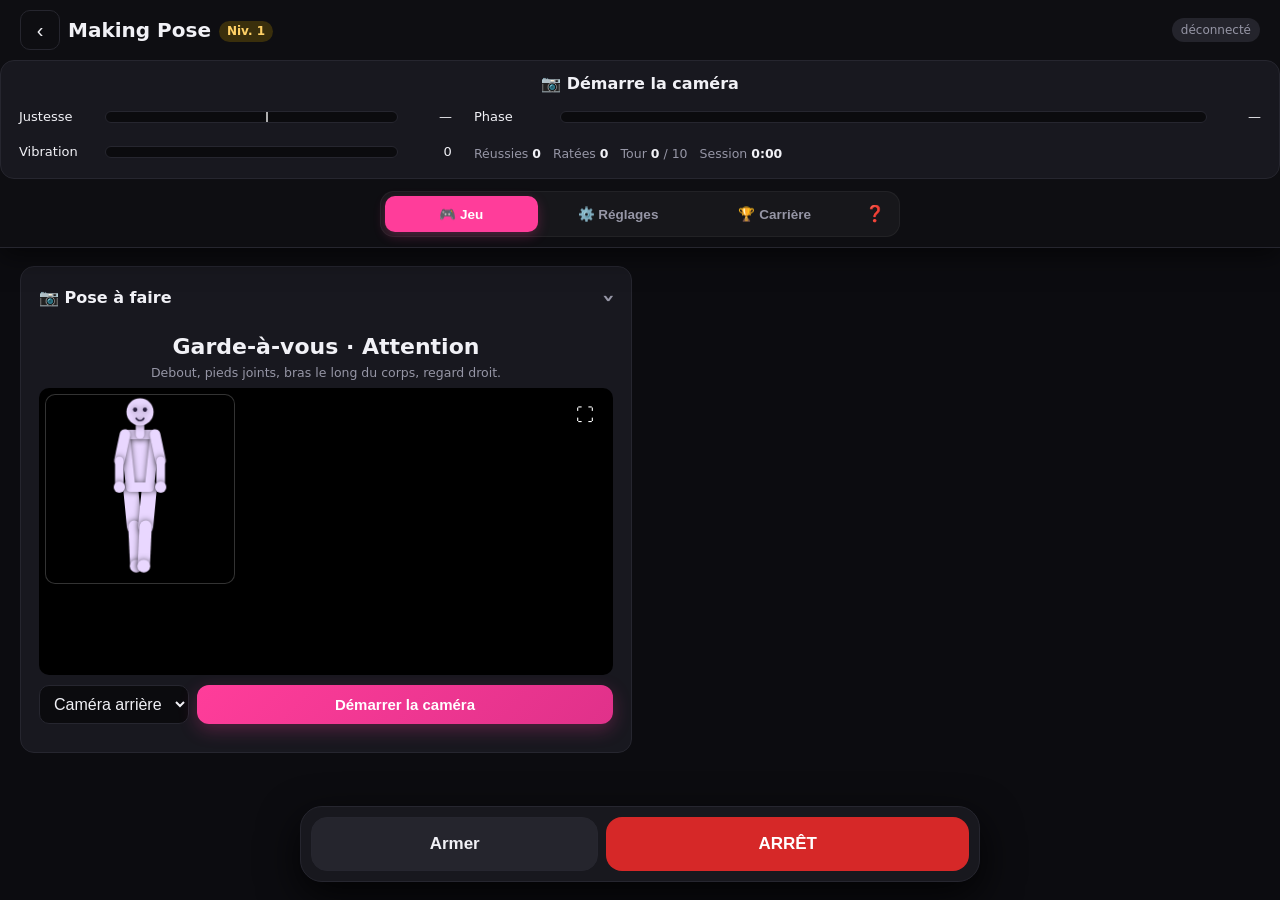
<file: making.html>
<!DOCTYPE html>
<html lang="fr">
<head>
<meta charset="utf-8">
<meta name="viewport" content="width=device-width,initial-scale=1,viewport-fit=cover">
<meta name="theme-color" content="#0f0f13">
<title>Making Pose</title>
<link rel="stylesheet" href="common.css">
<style>
  .camWrap{position:relative}
  .camWrap video{max-height:none}
  #skOv{position:absolute;inset:0;width:100%;height:100%;pointer-events:none}
  #figOv{position:absolute;left:6px;top:6px;width:38%;max-width:190px;aspect-ratio:1;background:#000b;border-radius:10px;border:1px solid #fff3;pointer-events:none}
  #bigCount{position:absolute;right:10px;top:6px;font-size:42px;font-weight:900;color:#fff;text-shadow:0 2px 8px #000;pointer-events:none}
  #poseName{font-size:22px;font-weight:800;text-align:center;margin:2px 0}
  #poseDesc{text-align:center;margin:0 0 6px}
  .pList{display:flex;flex-direction:column;gap:6px}
  .pRow{display:grid;grid-template-columns:auto 44px 1fr auto auto;gap:8px;align-items:center;background:var(--panel2);border-radius:10px;padding:6px 8px}
  .pRow canvas{width:44px;height:44px;background:#000;border-radius:6px}
  .pRow b{display:block}
  .pRow small{color:var(--mute)}
  .pRow button{padding:6px 8px}
  .pGroup{font-weight:700;margin:8px 0 2px;color:var(--mute)}
  #recBox{background:#132a1c;border:1px solid #1f5a33;border-radius:12px;padding:10px;margin:8px 0;text-align:center;font-weight:700}
</style>
</head>
<body>
<div class="top">
  <header>
    <button id="menuBtn" class="icon" title="Menu (arrête tout)">☰</button>
    <h1>Making Pose</h1>
    <span id="connState" class="pill">déconnecté</span>
  </header>
  <div class="dock">
    <div class="banner" id="banner" style="font-size:16px">🧎 Choisis tes poses, démarre la caméra, puis « Armer »</div>
    <div class="stat"><span>Justesse</span><div class="meter" id="scMeter"><div id="scBar" class="accC"></div></div><span id="scVal">—</span></div>
    <div class="stat"><span id="phLbl">Phase</span><div class="meter"><div id="phBar" class="warnC"></div></div><span id="phVal">—</span></div>
    <div class="stat" data-need="vib"><span>Vibration</span><div class="meter"><div id="vibBar" class="vibC"></div></div><span id="vibVal">0</span></div>
    <div class="stat" data-need="stim"><span>Shock</span><div class="meter"><div id="stimBar" class="stimC"></div></div><span id="stimVal">0</span></div>
    <div class="chips"><span>Réussies <b id="okN">0</b></span><span>Ratées <b id="koN">0</b><span id="koMax"></span></span><span>Tour <b id="roundN">0</b><span id="roundMax"></span></span><span data-need="stim">Shocks <b id="shockN">0</b></span><span>Session <b id="sessT">0:00</b></span></div>
    <div id="gDock" class="hidden"></div>
  </div>
</div>

<main>
  <details class="card" id="secGame"></details>
  <details class="card" id="conn"></details>

  <details class="card" id="secCam" open>
    <summary>📷 Pose à faire <small id="camSum"></small></summary>
    <div class="body">
      <div id="poseName">—</div>
      <p class="muted" id="poseDesc">Le nom et la silhouette de la pose demandée s'affichent ici.</p>
      <div class="camWrap"><video id="video" autoplay playsinline muted></video><canvas id="skOv"></canvas><canvas id="figOv" width="200" height="200"></canvas><div id="bigCount"></div></div>
      <div id="recBox" class="hidden"></div>
      <div class="row">
        <select id="facing"><option value="user">Caméra avant</option><option value="environment" selected>Caméra arrière</option></select>
        <button id="camBtn" class="primary">Démarrer la caméra</button>
      </div>
      <label class="f"><span>Modèle IA</span><select id="poseModel"><option value="lite">Lite (rapide)</option><option value="full" selected>Full (plus précis)</option></select></label>
      <p class="muted" id="aiInfo">Pose le téléphone à 2–3 m, à hauteur de hanches, de façon à te voir <b>en entier</b> (pieds compris). Pour les poses au sol, place-le plus bas et sur le côté.</p>
    </div>
  </details>

  <details class="card" id="secRules">
    <summary>🎯 Règles</summary>
    <div class="body">
      <label class="f"><span>Temps pour prendre la pose (s)</span><input id="getS" type="number" min="2" max="120" value="10"></label>
      <label class="f"><span>Temps de tenue (s)</span><input id="holdS" type="number" min="2" max="600" value="15"></label>
      <label class="f"><span>Pause entre deux poses (s)</span><input id="restS" type="number" min="0" max="600" value="5"></label>
      <label class="f"><span>Ressemblance exigée (%)</span><input id="thr" type="number" min="20" max="98" value="60"></label>
      <label class="f"><span>Part de la tenue à réussir (%)</span><input id="reqPct" type="number" min="10" max="100" value="80"></label>
      <label class="f"><span>Nombre de poses (0 = sans fin)</span><input id="nRounds" type="number" min="0" max="200" value="10"></label>
      <label class="f"><span>Ordre</span><select id="order"><option value="random" selected>Au hasard</option><option value="seq">Dans l'ordre de la liste</option></select></label>
      <label class="f"><span>Reconnaissance</span><select id="recog"><option value="auto" selected>Ta version enregistrée si elle existe, sinon automatique</option><option value="rules">Automatique seulement</option></select></label>
      <label class="f"><span>Commencer la tenue dès que la pose est prise</span><input id="earlyHold" type="checkbox" checked></label>
      <label class="f"><span>Annonces vocales</span><input id="voice" type="checkbox" checked></label>
      <label class="f"><span>Sons</span><input id="sound" type="checkbox" checked></label>
    </div>
  </details>

  <details class="card" id="secPoses">
    <summary>🧎 Poses <small id="posesSum"></small></summary>
    <div class="body">
      <p class="muted">Coche les poses du jeu. 📸 enregistre <b>ta</b> version d'une pose (compte à rebours de 5 s) : elle sera reconnue bien plus sûrement qu'avec la reconnaissance automatique, surtout pour les poses au sol.</p>
      <div class="row"><button id="allOn">Tout cocher</button><button id="allOff">Tout décocher</button></div>
      <div class="pList" id="pList"></div>
    </div>
  </details>

  <details class="card" id="secVib" data-need="vib">
    <summary>〰️ Pose réussie → vibration</summary>
    <div class="body">
      <label class="f"><span>Vibration dans la pose (%)</span><input id="vibOn" type="number" min="0" max="100" value="35"></label>
      <label class="f"><span>+ jusqu'à la fin de la tenue (%)</span><input id="vibRamp" type="number" min="0" max="100" value="30"></label>
      <label class="f"><span>Vibration hors pose (%)</span><input id="vibOff" type="number" min="0" max="100" value="0"></label>
      <label class="f"><span>Récompense à chaque pose réussie (%)</span><input id="vibWin" type="number" min="0" max="100" value="80"></label>
    </div>
  </details>

  <details class="card" id="secStim" data-need="stim">
    <summary>⚡ Trop loin de la pose → shock</summary>
    <div class="body">
      <label class="f"><span>Hors pose pendant la tenue : shock après (s)</span><input id="grace" type="number" min="0.5" max="30" step="0.5" value="2"></label>
      <label class="f"><span>Shock si la pose n'est pas prise à temps</span><input id="shockLate" type="checkbox" checked></label>
      <label class="f"><span>Shock pour une pose ratée</span><input id="shockFail" type="checkbox"></label>
      <label class="f"><span>Intensité du shock (%)</span><input id="stimLvl" type="number" min="0" max="100" value="15"></label>
      <label class="f"><span>+ par shock rapproché (%)</span><input id="stimEsc" type="number" min="0" max="30" value="2"></label>
      <label class="f"><span>Durée du shock (ms)</span><input id="pulseMs" type="number" min="100" max="2000" step="50" value="500"></label>
      <label class="f"><span>Pause minimale entre shocks (s)</span><input id="stimCd" type="number" min="1" max="60" value="3"></label>
    </div>
  </details>

  <details class="card" id="secLimits">
    <summary>🛡️ Limites & tests</summary>
    <div class="body">
      <label class="f" data-need="vib"><span>Plafond vibration (%)</span><input id="maxVib" type="number" min="0" max="100" value="100"></label>
      <label class="f" data-need="stim"><span>Plafond shock (%)</span><input id="maxStim" type="number" min="0" max="100" value="30"></label>
      <label class="f"><span>Arrêt auto après (min, 0 = jamais)</span><input id="sessionMax" type="number" min="0" max="240" value="40"></label>
      <div class="row"><button id="testVib" data-need="vib">Test vibration 2 s</button><button id="testStim" data-need="stim">Test shock</button></div>
      <div class="row"><button id="saveCfg">Sauvegarder</button><button id="resetCfg">Par défaut</button></div>
    </div>
  </details>

  <details class="card" id="secLog">
    <summary>📋 Journal</summary>
    <div class="body"><div id="log"></div></div>
  </details>
</main>

<nav class="actions">
  <button id="arm">Armer</button>
  <button id="estop">ARRÊT</button>
</nav>

<script src="common.js"></script>
<script src="outdoor.js"></script>
<script src="partner.js"></script>
<script src="game.js"></script>
<script>
"use strict";
/* ======================================================================
 * Catalogue des poses
 *  fig : silhouette de référence (dessin, boîte 100 × 100) :
 *        tête H, épaules S, coudes E, poignets W, hanches P, genoux K, chevilles A (g, d)
 *  rule : reconnaissance automatique à partir du squelette IA (voir Rules)
 * ====================================================================== */
const POSES = [
  { id: "attention", fr: "Garde-à-vous", en: "Attention", grp: "Debout", desc: "Debout, pieds joints, bras le long du corps, regard droit.",
    fig: { H: [50, 9], S: [[42, 21], [58, 21]], E: [[39, 35], [61, 35]], W: [[39, 49], [61, 49]], P: [[45, 49], [55, 49]], K: [[47, 70], [53, 70]], A: [[48, 91], [52, 91]] } },
  { id: "wait", fr: "Attente", en: "Wait", grp: "Debout", desc: "Debout, pieds légèrement écartés, mains dans le dos.",
    fig: { H: [50, 9], S: [[42, 21], [58, 21]], E: [[37, 37], [63, 37]], W: [[46, 47], [54, 47]], P: [[45, 49], [55, 49]], K: [[45, 70], [55, 70]], A: [[44, 91], [56, 91]] }, hidden: ["W"] },
  { id: "wall", fr: "Au mur", en: "Wall", grp: "Debout", desc: "De dos à la caméra, jambes écartées, mains en haut contre le mur.",
    fig: { H: [50, 14], S: [[42, 24], [58, 24]], E: [[36, 12], [64, 12]], W: [[43, 3], [57, 3]], P: [[45, 52], [55, 52]], K: [[40, 72], [60, 72]], A: [[33, 93], [67, 93]] }, back: true },
  { id: "service", fr: "À ton service", en: "At your service", grp: "Debout", desc: "Debout, mains jointes devant toi, à hauteur du bassin.",
    fig: { H: [50, 9], S: [[42, 21], [58, 21]], E: [[40, 37], [60, 37]], W: [[49, 51], [51, 51]], P: [[45, 49], [55, 49]], K: [[46, 70], [54, 70]], A: [[46, 91], [54, 91]] } },
  { id: "inspection", fr: "Inspection", en: "Inspection", grp: "Debout", desc: "Debout, pieds écartés, mains derrière la tête, coudes bien ouverts.",
    fig: { H: [50, 12], S: [[42, 23], [58, 23]], E: [[29, 13], [71, 13]], W: [[45, 8], [55, 8]], P: [[45, 50], [55, 50]], K: [[43, 71], [57, 71]], A: [[40, 92], [60, 92]] } },
  { id: "kneel", fr: "À genoux", en: "Kneel", grp: "À genoux", desc: "À genoux assis·e sur les talons, genoux serrés, mains sur les cuisses.",
    fig: { H: [50, 26], S: [[42, 38], [58, 38]], E: [[39, 54], [61, 54]], W: [[45, 70], [55, 70]], P: [[45, 64], [55, 64]], K: [[46, 82], [54, 82]], A: [[46, 86], [54, 86]] } },
  { id: "nadu", fr: "Nadu", en: "Nadu", grp: "À genoux", desc: "À genoux sur les talons, genoux grand écartés, mains sur les cuisses paumes vers le haut.",
    fig: { H: [50, 26], S: [[42, 38], [58, 38]], E: [[37, 55], [63, 55]], W: [[37, 72], [63, 72]], P: [[45, 64], [55, 64]], K: [[29, 82], [71, 82]], A: [[44, 86], [56, 86]] } },
  { id: "ready", fr: "Prête à servir", en: "Ready to please", grp: "À genoux", desc: "À genoux, genoux écartés, penché·e en avant, mains au sol devant toi.",
    fig: { H: [50, 38], S: [[42, 48], [58, 48]], E: [[43, 66], [57, 66]], W: [[46, 86], [54, 86]], P: [[45, 68], [55, 68]], K: [[28, 84], [72, 84]], A: [[44, 88], [56, 88]] } },
  { id: "collar", fr: "Mets-moi le collier", en: "Collar me", grp: "À genoux", desc: "À genoux, genoux écartés, mains derrière la tête, nuque dégagée.",
    fig: { H: [50, 26], S: [[42, 38], [58, 38]], E: [[31, 26], [69, 26]], W: [[45, 22], [55, 22]], P: [[45, 64], [55, 64]], K: [[30, 82], [70, 82]], A: [[44, 86], [56, 86]] } },
  { id: "humble", fr: "Humble", en: "Humble", grp: "Au sol", desc: "À genoux, front au sol, bras tendus devant toi (face à la caméra).",
    fig: { H: [50, 80], S: [[41, 62], [59, 62]], E: [[39, 76], [61, 76]], W: [[44, 92], [56, 92]], P: [[43, 34], [57, 34]], K: [[38, 66], [62, 66]], A: [[40, 74], [60, 74]] } },
  { id: "stool", fr: "Tabouret", en: "Stool", grp: "Au sol", desc: "À genoux replié·e sur toi-même, front au sol, bras contre le corps (de profil).",
    fig: { H: [82, 82], S: [[72, 70], [72, 70]], E: [[66, 84], [66, 84]], W: [[54, 86], [54, 86]], P: [[38, 58], [38, 58]], K: [[56, 84], [56, 84]], A: [[28, 86], [28, 86]] } },
  { id: "table", fr: "Table", en: "Table", grp: "Au sol", desc: "À quatre pattes, dos plat, bras tendus (de profil).",
    fig: { H: [84, 38], S: [[73, 44], [73, 44]], E: [[74, 60], [74, 60]], W: [[75, 76], [75, 76]], P: [[35, 44], [35, 44]], K: [[35, 74], [35, 74]], A: [[12, 76], [12, 76]] } },
  { id: "floor", fr: "Au sol", en: "Floor", grp: "Au sol", desc: "Allongé·e à plat ventre, jambes tendues, bras le long du corps (de profil).",
    fig: { H: [90, 78], S: [[79, 80], [79, 80]], E: [[70, 82], [70, 82]], W: [[59, 82], [59, 82]], P: [[48, 80], [48, 80]], K: [[29, 81], [29, 81]], A: [[9, 82], [9, 82]] } },
  { id: "doll", fr: "Poupée", en: "Sex doll", grp: "Au sol", desc: "Allongé·e sur le côté ou le dos, jambes pliées, membres relâchés.",
    fig: { H: [82, 58], S: [[72, 62], [72, 62]], E: [[80, 74], [64, 72]], W: [[88, 80], [58, 82]], P: [[46, 62], [46, 62]], K: [[30, 52], [30, 66]], A: [[12, 60], [14, 74]] } },
];
const POSE = Object.fromEntries(POSES.map(p => [p.id, p]));

/* Silhouette de référence : mannequin en volumes, lisible pour un débutant
 *  - corps plein (tronc, membres arrondis, mains, pieds), tête avec visage ;
 *  - de face : yeux + bouche ; de dos : cheveux, pas de visage ; de profil : nez et œil du côté du regard ;
 *  - ce qui est derrière le corps (mains dans le dos, mains derrière la tête) est dessiné derrière, plus sombre ;
 *  - de profil, la jambe et le bras du côté opposé sont décalés et plus sombres ; ligne du sol pour les poses au sol. */
const POSE_DEPTH = { wait: "back", inspection: "head", collar: "head" };   // où vont les mains
function drawFig(cv, p, opt = {}){
  const x = cv.getContext("2d"), W = cv.width, H = cv.height, s = W / 100;
  x.clearRect(0, 0, W, H);
  if (!p) return;
  const f = p.fig, side = f.S[0][0] === f.S[1][0] && f.S[0][1] === f.S[1][1];
  const base = opt.col || "#e9d7ff", dark = "#8d7aa8", far = "#6f5f88", hair = "#3a2f4d";
  const face = side ? Math.sign(f.H[0] - f.P[0][0]) || 1 : 0;
  // de profil, le côté opposé est légèrement décalé (vers l'arrière-plan)
  const off = (i, q) => side && i === 0 ? [q[0] - 2.2 * face, q[1] - 1.6] : q;
  const P = q => [q[0] * s, q[1] * s];
  const limb = (a, b, w, col) => { x.strokeStyle = col; x.lineWidth = w * s; x.lineCap = "round"; x.beginPath(); x.moveTo(...P(a)); x.lineTo(...P(b)); x.stroke(); };
  const dot = (q, r, col) => { x.fillStyle = col; x.beginPath(); x.arc(q[0] * s, q[1] * s, r * s, 0, 7); x.fill(); };
  const outline = (fn) => { x.save(); x.shadowColor = "#0009"; x.shadowBlur = 3 * s; fn(); x.restore(); };
  const depth = POSE_DEPTH[p.id];
  // sol
  const ys = [...f.A, ...f.K, ...f.W].map(q => q[1]), floor = Math.min(98, Math.max(...ys) + 4);
  if (p.grp !== "Debout") { x.strokeStyle = "#ffffff30"; x.lineWidth = 1.2 * s; x.beginPath(); x.moveTo(4 * s, floor * s); x.lineTo(96 * s, floor * s); x.stroke(); }
  const leg = (i, col) => { const P1 = off(i, f.P[i]), K = off(i, f.K[i]), A = off(i, f.A[i]);
    limb(P1, K, 8, col); limb(K, A, 6.5, col); dot(A, 3.4, col); };
  const upperArm = (i, col) => limb(off(i, f.S[i]), off(i, f.E[i]), 5.6, col);
  const foreArm = (i, col) => { limb(off(i, f.E[i]), off(i, f.W[i]), 4.6, col); dot(off(i, f.W[i]), 3, col); };
  const torso = (col) => {
    const [s0, s1, p0, p1] = [f.S[0], f.S[1], f.P[0], f.P[1]];
    if (side) { limb(s0, p0, 13, col); return; }
    x.fillStyle = col; x.strokeStyle = col; x.lineJoin = "round"; x.lineWidth = 5 * s;
    x.beginPath(); x.moveTo(...P(s0)); x.lineTo(...P(s1)); x.lineTo(...P(p1)); x.lineTo(...P(p0)); x.closePath(); x.fill(); x.stroke();
  };
  const neck = [(f.S[0][0] + f.S[1][0]) / 2, (f.S[0][1] + f.S[1][1]) / 2];
  const head = () => {
    limb(neck, [neck[0] + (f.H[0] - neck[0]) * .5, neck[1] + (f.H[1] - neck[1]) * .5], 4.5, base);
    const r = 7.2; dot(f.H, r, p.back ? hair : base);
    x.fillStyle = "#2b2140";
    if (p.back) { dot([f.H[0], f.H[1] - 1], r * .9, hair); return; }
    if (side) {   // profil : nez + œil du côté du regard
      x.beginPath(); x.moveTo((f.H[0] + face * r * .85) * s, (f.H[1] - 1.5) * s); x.lineTo((f.H[0] + face * (r + 2.6)) * s, (f.H[1] + .8) * s);
      x.lineTo((f.H[0] + face * r * .8) * s, (f.H[1] + 2) * s); x.fillStyle = base; x.fill();
      dot([f.H[0] + face * r * .45, f.H[1] - 1.4], 1.1, "#2b2140"); return;
    }
    // de face : regard vers la caméra
    const up = f.H[1] > neck[1];   // tête en bas (front au sol)
    dot([f.H[0] - 2.6, f.H[1] + (up ? 1.2 : -1.2)], 1.15, "#2b2140"); dot([f.H[0] + 2.6, f.H[1] + (up ? 1.2 : -1.2)], 1.15, "#2b2140");
    x.strokeStyle = "#2b2140"; x.lineWidth = .9 * s; x.beginPath(); x.arc(f.H[0] * s, (f.H[1] + (up ? -2.4 : 2.4)) * s, 2.2 * s, up ? Math.PI * 1.15 : .15 * Math.PI, up ? Math.PI * 1.85 : .85 * Math.PI); x.stroke();
  };
  outline(() => {
    // 1) tout ce qui est derrière le corps
    if (side) { leg(0, far); upperArm(0, far); foreArm(0, far); }
    if (depth === "back") for (const i of [0, 1]) { foreArm(i, dark); }
    // 2) jambes, tronc
    for (const i of side ? [1] : [0, 1]) leg(i, base);
    torso(base);
    // 3) bras (mains derrière la tête : avant-bras sous la tête)
    for (const i of side ? [1] : [0, 1]) upperArm(i, base);
    if (depth === "head") for (const i of [0, 1]) foreArm(i, dark);
    head();
    if (!depth) for (const i of side ? [1] : [0, 1]) foreArm(i, base);
  });
  // repères textuels : une étiquette en bas, sur fond sombre
  const tags = [p.back ? "de dos" : side ? "de profil" : "", depth === "back" ? "mains dans le dos" : depth === "head" ? "mains derrière la tête" : ""].filter(Boolean);
  if (tags.length) {
    const t = tags.join(" · "); x.font = `700 ${Math.round(W / 12)}px system-ui`; x.textAlign = "center";
    const tw = x.measureText(t).width + W / 10, th = W / 9, y0 = H - th - W / 40;
    x.fillStyle = "#000c"; x.beginPath(); x.roundRect ? x.roundRect((W - tw) / 2, y0, tw, th, th / 2) : x.rect((W - tw) / 2, y0, tw, th); x.fill();
    x.fillStyle = depth ? "#ffd166" : "#fff"; x.textBaseline = "middle"; x.fillText(t, W / 2, y0 + th / 2); x.textAlign = "start"; x.textBaseline = "alphabetic";
  }
}

/* ======================================================================
 * Caméra + squelette IA (MediaPipe Pose)
 * ====================================================================== */
let stream = null;
const v = $("video");
async function camToggle(){
  if (stream) { stream.getTracks().forEach(t => t.stop()); stream = null; v.srcObject = null; $("camBtn").textContent = "Démarrer la caméra"; return; }
  try { stream = await openCamera(v, $("facing").value); $("camBtn").textContent = "Arrêter la caméra"; log("Caméra démarrée."); Pose.load(); }
  catch (e) { log("Caméra : " + e.message); }
}
$("camBtn").onclick = camToggle;
$("facing").onchange = async () => { if (stream) { await camToggle(); await camToggle(); } };
$("poseModel").onchange = () => { Pose.reset(); if (stream) Pose.load(); };

const Pose = {
  lm: null, state: "off", model: "",
  reset(){ try { if (this.lm) this.lm.close(); } catch {} this.lm = null; this.state = "off"; },
  async load(){
    if (this.state !== "off") return;
    this.state = "loading"; const want = $("poseModel").value;
    try {
      const vision = await import("./mp/vision_bundle.js");
      const files = await vision.FilesetResolver.forVisionTasks(new URL("mp/wasm", location.href).href);
      const make = m => vision.PoseLandmarker.createFromOptions(files, { baseOptions: { modelAssetPath: new URL(`mp/pose_landmarker_${m}.task`, location.href).href, delegate: "CPU" }, runningMode: "VIDEO", numPoses: 1 });
      try { this.lm = await make(want); this.model = want; } catch (e) { if (want === "lite") throw e; this.lm = await make("lite"); this.model = "lite"; }
      this.state = "ready"; log(`Reconnaissance de posture prête (${this.model}).`);
    } catch (e) { this.state = "error"; log("⚠ Reconnaissance de posture indisponible (" + e.message + ")."); }
  },
  last: 0,
  detect(){
    if (this.state !== "ready" || !stream || v.readyState < 2) return null;
    let t = performance.now(); if (t <= this.last) t = this.last + 1; this.last = t;
    try { const r = this.lm.detectForVideo(v, t); return r.landmarks && r.landmarks[0] ? r.landmarks[0].map(p => [p.x, p.y, p.visibility ?? 1]) : null; } catch { return null; }
  },
};
/* lissage exponentiel léger des points */
let smoothP = null;
function smoothPose(P){
  if (!P) { smoothP = null; return null; }
  if (!smoothP) { smoothP = P.map(p => p.slice()); return smoothP; }
  for (let i = 0; i < P.length; i++) for (let k = 0; k < 3; k++) smoothP[i][k] = smoothP[i][k] * 0.55 + P[i][k] * 0.45;
  return smoothP;
}

/* ======================================================================
 * Reconnaissance automatique : règles « floues » (0–1) sur le squelette
 * ====================================================================== */
const up = (x, a, b) => clamp((x - a) / (b - a), 0, 1);
const down = (x, a, b) => 1 - up(x, a, b);
function feats(P){
  const ar = v.videoWidth && v.videoHeight ? v.videoWidth / v.videoHeight : 3 / 4;
  const vis = i => P[i][2], pt = i => [P[i][0] * ar, P[i][1]];
  const mid = (a, b) => [(pt(a)[0] + pt(b)[0]) / 2, (pt(a)[1] + pt(b)[1]) / 2];
  const d = (a, b) => Math.hypot(a[0] - b[0], a[1] - b[1]);
  const ok = i => vis(i) > 0.5;
  if (!(ok(11) || ok(12)) || !(ok(23) || ok(24))) return null;
  const sh = mid(11, 12), hp = mid(23, 24), shW0 = d(pt(11), pt(12));
  const S = Math.max(d(sh, hp), shW0 * 1.1, 0.04), shW = Math.max(shW0, 0.3 * S), hpW = Math.max(d(pt(23), pt(24)), shW * 0.6, 0.2 * S);   // de profil, les largeurs s'écrasent
  const kn = mid(25, 26), an = mid(27, 28), nose = pt(0);
  const tA = Math.acos(clamp((hp[1] - sh[1]) / Math.max(1e-6, d(sh, hp)), -1, 1)) * 180 / Math.PI;   // 0 = buste droit, 90 = horizontal, 180 = tête en bas
  const ang = (a, b, c) => { const u = [pt(a)[0] - pt(b)[0], pt(a)[1] - pt(b)[1]], w = [pt(c)[0] - pt(b)[0], pt(c)[1] - pt(b)[1]]; return Math.acos(clamp((u[0] * w[0] + u[1] * w[1]) / (Math.hypot(...u) * Math.hypot(...w) + 1e-9), -1, 1)) * 180 / Math.PI; };
  return { vis, pt, d, sh, hp, kn, an, nose, S, shW, hpW, tA, ang,
    legsVis: Math.min(vis(25), vis(26)) > 0.4, anklesVis: Math.min(vis(27), vis(28)) > 0.4,
    kneeAng: (ang(23, 25, 27) + ang(24, 26, 28)) / 2, elbowAng: (ang(11, 13, 15) + ang(12, 14, 16)) / 2,
    wl: pt(15), wr: pt(16), el: pt(13), er: pt(14), wVis: Math.min(vis(15), vis(16)) };
}
const Rules = {
  standing: f => !f.legsVis ? 0.2 : Math.min(up((f.kn[1] - f.hp[1]) / f.S, 0.5, 0.75), f.anklesVis ? up((f.an[1] - f.kn[1]) / f.S, 0.5, 0.75) : 0.6, down(f.tA, 25, 45), up(f.kneeAng, 140, 160)),
  // à genoux : tibias au sol (chevilles à hauteur des genoux, ou cachées derrière), cuisses raccourcies vues de face
  kneeling: f => !f.legsVis ? 0.25 : Math.min(down(f.tA, 35, 55), down((f.kn[1] - f.hp[1]) / f.S, 0.8, 1.05), up((f.kn[1] - f.hp[1]) / f.S, -0.25, -0.05), f.anklesVis ? down(Math.abs(f.an[1] - f.kn[1]) / f.S, 0.3, 0.5) : 0.8),
  kneelLean: f => !f.legsVis ? 0.25 : Math.min(down(f.tA, 55, 75), down((f.kn[1] - f.hp[1]) / f.S, 0.8, 1.1), up((f.kn[1] - f.hp[1]) / f.S, -0.25, -0.05), f.anklesVis ? down(Math.abs(f.an[1] - f.kn[1]) / f.S, 0.3, 0.5) : 0.8),
  horizontal: f => Math.min(up(f.tA, 55, 72), down(f.tA, 108, 125)),
  faceTo: f => 0.5 * up(f.vis(0), 0.5, 0.85) + 0.5 * (f.pt(11)[0] > f.pt(12)[0] ? 1 : 0),
  faceAway: f => 0.5 * down(f.vis(0), 0.3, 0.7) + 0.5 * (f.pt(11)[0] < f.pt(12)[0] ? 1 : 0),
  feetTogether: f => !f.anklesVis ? 0.5 : down(f.d(f.pt(27), f.pt(28)) / f.hpW, 1.0, 1.7),
  feetApart: f => !f.anklesVis ? 0.5 : up(f.d(f.pt(27), f.pt(28)) / f.hpW, 1.1, 1.6),
  feetWide: f => !f.anklesVis ? 0.4 : up(f.d(f.pt(27), f.pt(28)) / f.hpW, 1.6, 2.4),
  kneesTogether: f => down(f.d(f.pt(25), f.pt(26)) / f.hpW, 1.15, 1.7),
  kneesWide: f => up(f.d(f.pt(25), f.pt(26)) / f.hpW, 1.5, 2.2),
  armsDown: f => f.wVis < 0.4 ? 0.2 : Math.min(up((f.wl[1] + f.wr[1]) / 2 - f.hp[1], -0.3 * f.S, -0.08 * f.S), up(Math.abs(f.wl[0] - f.wr[0]) / f.shW, 0.8, 1.05), up(f.elbowAng, 140, 160)),
  behindBack: f => Math.min(Math.max(down(f.wVis, 0.35, 0.65), Math.min(down(f.d(f.wl, f.wr) / f.S, 0.2, 0.4), up(Math.abs(f.el[0] - f.er[0]) / f.shW, 1.25, 1.6))), up(Math.min(f.vis(13), f.vis(14)), 0.3, 0.6), up((f.el[1] + f.er[1]) / 2 - f.sh[1], 0.15 * f.S, 0.35 * f.S)),
  clasped: f => f.wVis < 0.4 ? 0 : Math.min(down(f.d(f.wl, f.wr) / f.S, 0.25, 0.45), down(Math.abs((f.wl[1] + f.wr[1]) / 2 - (f.hp[1] + 0.05 * f.S)) / f.S, 0.25, 0.45), down(Math.abs((f.wl[0] + f.wr[0]) / 2 - f.hp[0]) / f.S, 0.2, 0.4)),
  behindHead: f => Math.min(up(f.sh[1] - Math.max(f.wl[1], f.wr[1]), 0.15 * f.S, 0.4 * f.S), down(Math.max(f.d(f.wl, f.nose), f.d(f.wr, f.nose)) / f.S, 0.65, 0.95), up(f.d(f.el, f.er) / f.shW, 1.35, 1.75)),
  armsUp: f => up(f.sh[1] - Math.max(f.wl[1], f.wr[1]), 0.5 * f.S, 0.7 * f.S),
  handsThighs: f => f.wVis < 0.4 ? 0.1 : Math.min(...[[f.wl, 25, 23], [f.wr, 26, 24]].map(([w, k, h]) => { const K = f.pt(k), Hh = f.pt(h); return Math.min(down(segDist(w, Hh, K) / f.S, 0.25, 0.45), up(w[1] - f.hp[1], -0.1 * f.S, 0.05 * f.S)); })),
  handsFloor: f => f.wVis < 0.4 ? 0.1 : Math.min(up((f.wl[1] + f.wr[1]) / 2 - f.hp[1], 0.4 * f.S, 0.6 * f.S), up(f.elbowAng, 135, 155), down(Math.abs((f.wl[0] + f.wr[0]) / 2 - f.hp[0]) / f.S, 0.4, 0.7)),
  bowFront: f => Math.min(up(f.nose[1] - f.sh[1], 0.0, 0.2 * f.S), up(f.sh[1] - f.hp[1], -0.25 * f.S, 0.05 * f.S)),
  headDown: f => Math.max(up(f.tA, 100, 125), Rules.bowFront(f)),
  armsForward: f => up(Math.min(f.d(f.wl, f.hp), f.d(f.wr, f.hp)) - f.d(f.nose, f.hp), -0.1 * f.S, 0.15 * f.S),
  armsTucked: f => down(Math.min(f.d(f.wl, f.kn), f.d(f.wr, f.kn), f.d(f.wl, f.hp) * 0.8, f.d(f.wr, f.hp) * 0.8) / f.S, 0.6, 0.9),
  allFours: f => Math.min(Rules.horizontal(f), up((Math.max(f.wl[1], f.wr[1]) - f.sh[1]) / f.S, 0.45, 0.75), up(f.elbowAng, 135, 155), f.legsVis ? up((f.kn[1] - f.hp[1]) / f.S, 0.35, 0.6) : 0.4),
  lying: f => Math.min(Rules.horizontal(f), f.legsVis ? down(Math.abs(f.kn[1] - f.hp[1]) / f.S, 0.35, 0.6) : 0.5, down(Math.abs(f.sh[1] - f.hp[1]) / f.S, 0.35, 0.6)),
  legsStraight: f => f.legsVis ? up(f.kneeAng, 145, 165) : 0.5,
  legsBent: f => f.legsVis ? down(f.kneeAng, 120, 150) : 0.4,
};
function segDist(p, a, b){
  const vx = b[0] - a[0], vy = b[1] - a[1], L = vx * vx + vy * vy || 1e-9;
  const t = clamp(((p[0] - a[0]) * vx + (p[1] - a[1]) * vy) / L, 0, 1);
  return Math.hypot(p[0] - a[0] - t * vx, p[1] - a[1] - t * vy);
}
const R = Rules;
const POSE_RULES = {
  attention:  f => [R.standing(f), R.armsDown(f), R.feetTogether(f), R.faceTo(f)],
  wait:       f => [R.standing(f), R.behindBack(f), R.faceTo(f)],
  wall:       f => [R.standing(f), R.armsUp(f), R.feetWide(f), R.faceAway(f)],
  service:    f => [R.standing(f), R.clasped(f), R.faceTo(f)],
  inspection: f => [R.standing(f), R.behindHead(f), R.feetApart(f), R.faceTo(f)],
  kneel:      f => [R.kneeling(f), R.kneesTogether(f), R.handsThighs(f)],
  nadu:       f => [R.kneeling(f), R.kneesWide(f), R.handsThighs(f)],
  ready:      f => [R.kneelLean(f), R.kneesWide(f), R.handsFloor(f)],
  collar:     f => [R.kneeling(f), R.kneesWide(f), R.behindHead(f), R.faceTo(f)],
  humble:     f => [R.headDown(f), R.armsForward(f)],
  stool:      f => [R.headDown(f), R.armsTucked(f), R.legsBent(f)],
  table:      f => [R.allFours(f)],
  floor:      f => [R.lying(f), R.legsStraight(f), down(R.allFours(f), 0.3, 0.7)],
  doll:       f => [R.lying(f), R.legsBent(f), down(R.allFours(f), 0.3, 0.7)],
};
function ruleScore(id, f){
  const c = POSE_RULES[id](f).map(x => Number.isFinite(x) ? x : 0); if (!c.length) return 0;
  const mean = c.reduce((a, b) => a + b, 0) / c.length;
  return 0.5 * mean + 0.5 * Math.min(...c);
}

/* ======================================================================
 * Ta version d'une pose : squelette enregistré, comparaison centrée sur le corps
 * ====================================================================== */
let refs = store.get("makingRefs", {});
const TRK = [11, 12, 13, 14, 15, 16, 23, 24, 25, 26, 27, 28];
function bodyFrame(P){
  const ar = v.videoWidth && v.videoHeight ? v.videoWidth / v.videoHeight : 3 / 4;
  const ok = i => P[i][2] > 0.5, pt = i => [P[i][0] * ar, P[i][1]];
  const mid = (a, b) => [(pt(a)[0] + pt(b)[0]) / 2, (pt(a)[1] + pt(b)[1]) / 2], d = (a, b) => Math.hypot(a[0] - b[0], a[1] - b[1]);
  const c = ok(23) && ok(24) ? mid(23, 24) : ok(11) && ok(12) ? mid(11, 12) : null; if (!c) return null;
  const cand = []; if (ok(11) && ok(12)) cand.push(d(pt(11), pt(12))); if (ok(23) && ok(24)) cand.push(d(pt(23), pt(24)));
  if (ok(11) && ok(12) && ok(23) && ok(24)) cand.push(d(mid(11, 12), mid(23, 24)));
  const pts = {}; for (const i of TRK) if (ok(i)) pts[i] = pt(i);
  return { c, s: Math.max(0, ...cand) || 0.3, pts };
}
function tplScore(P, ref){
  const A = bodyFrame(P), B = bodyFrame(ref); if (!A || !B) return null;
  const e = [];
  for (const i of TRK) { if (!A.pts[i] || !B.pts[i]) continue; e.push(Math.hypot((A.pts[i][0] - A.c[0]) / A.s - (B.pts[i][0] - B.c[0]) / B.s, (A.pts[i][1] - A.c[1]) / A.s - (B.pts[i][1] - B.c[1]) / B.s)); }
  if (e.length < 5) return null;
  e.sort((a, b) => a - b);
  const err = Math.max(e.reduce((a, b) => a + b, 0) / e.length, e[e.length - 2]);
  return clamp(1 - (err - 0.08) / 0.55, 0, 1);
}

/* Score de ressemblance (0–1) de la pose « id » */
let curP = null, lastFeat = null;
function poseScore(id){
  if (!curP) return null;
  const f = feats(curP); lastFeat = f; if (!f) return null;
  const rs = ruleScore(id, f);
  const ref = $("recog").value === "auto" ? refs[id] : null;
  const ts = ref ? tplScore(curP, ref) : null;
  return ts != null ? Math.max(ts, rs * 0.85) : rs;
}

/* ======================================================================
 * Liste des poses (choix, enregistrement de ta version)
 * ====================================================================== */
let enabled = store.get("makingEnabled", POSES.filter(p => p.grp !== "Au sol").map(p => p.id));
let rec = null;   // { id, until, samples }
function buildList(){
  const box = $("pList"); box.innerHTML = ""; let g = "";
  for (const p of POSES) {
    if (p.grp !== g) { g = p.grp; const h = document.createElement("div"); h.className = "pGroup"; h.textContent = g; box.appendChild(h); }
    const row = document.createElement("div"); row.className = "pRow";
    row.innerHTML = `<input type="checkbox" ${enabled.includes(p.id) ? "checked" : ""}><canvas width="88" height="88"></canvas><div><b>${p.fr}</b><small>${p.en}${refs[p.id] ? " · ✅ ta version" : ""}</small></div><button title="Enregistrer ta version">📸</button><button title="Effacer ta version" ${refs[p.id] ? "" : "disabled"}>✕</button>`;
    drawFig(row.querySelector("canvas"), p);
    const [cb] = row.querySelectorAll("input"), [bRec, bDel] = row.querySelectorAll("button");
    cb.onchange = () => { enabled = POSES.map(q => q.id).filter(id => id === p.id ? cb.checked : enabled.includes(id)); store.set("makingEnabled", enabled); sumPoses(); };
    bRec.onclick = () => startRec(p.id);
    bDel.onclick = () => { delete refs[p.id]; store.set("makingRefs", refs); buildList(); log(`Ta version de « ${p.fr} » est effacée.`); };
    row.querySelector("div").onclick = () => { if (!App.armed) showPose(p.id); };
    box.appendChild(row);
  }
  sumPoses();
}
function sumPoses(){ $("posesSum").textContent = `${enabled.length} / ${POSES.length} · ${Object.keys(refs).length} enregistrée${Object.keys(refs).length > 1 ? "s" : ""}`; }
$("allOn").onclick = () => { enabled = POSES.map(p => p.id); store.set("makingEnabled", enabled); buildList(); };
$("allOff").onclick = () => { enabled = []; store.set("makingEnabled", enabled); buildList(); };
function startRec(id){
  if (App.armed) return log("Désarme d'abord pour enregistrer une pose.");
  if (!stream || Pose.state !== "ready") return log("Démarre d'abord la caméra (et attends que l'IA soit prête).");
  rec = { id, until: Date.now() + 5000, samples: [] }; showPose(id);
  $("secCam").open = true; $("recBox").classList.remove("hidden");
  Speak.say("Prends la pose " + POSE[id].fr);
}
function recStep(){
  if (!rec) return;
  const left = Math.ceil((rec.until - Date.now()) / 1000);
  if (left > 0) { $("recBox").textContent = `📸 ${POSE[rec.id].fr} : mets-toi en position… ${left}`; return; }
  $("recBox").textContent = "📸 Ne bouge plus…";
  if (curP) rec.samples.push(curP.map(p => p.slice()));
  if (rec.samples.length < 10 && Date.now() - rec.until < 3000) return;
  const S = rec.samples, id = rec.id; rec = null; $("recBox").classList.add("hidden");
  if (S.length < 3) { log("⚠ Je ne t'ai pas vu·e assez bien : recommence en te mettant entièrement dans l'image."); Speak.say("Je ne te vois pas"); return; }
  refs[id] = S[0].map((_, i) => [0, 1, 2].map(k => S.reduce((a, s) => a + s[i][k], 0) / S.length));
  store.set("makingRefs", refs); buildList(); beep(1100, 200, 2); Speak.say("Pose enregistrée");
  log(`✅ Ta version de « ${POSE[id].fr} » est enregistrée.`);
}

/* ======================================================================
 * Partie : PRENDRE la pose (temps limité) → TENIR → résultat → PAUSE → …
 * ====================================================================== */
const G = { phase: "idle", pose: null, t0: 0, dur: 0, inT: 0, holdT: 0, ok: 0, ko: 0, round: 0, seq: 0, outSince: 0, lastShock: 0, shocks: 0, recent: [], extra: 0, inSince: 0, score: null };
let armedAt = 0, curVib = 0, curStim = 0, winUntil = 0, shockTimer = null;
const P_ = () => Game.run ? Game.run.p : null;
const getS = () => P_() ? P_().getS : num("getS");
const holdS = () => (P_() ? P_().holdS : num("holdS")) + G.extra;
const thr = () => (P_() ? P_().thr : num("thr")) / 100;
const graceS = () => P_() ? P_().grace : num("grace");

function showPose(id){
  const p = POSE[id]; G.pose = id;
  $("poseName").textContent = p ? `${p.fr}` + (p.en !== p.fr ? ` · ${p.en}` : "") : "—";
  $("poseDesc").textContent = p ? p.desc : "";
  drawFig($("figOv"), p);
}
function pickPose(){
  const pool = enabled.filter(id => POSE[id]); if (!pool.length) return null;
  if ($("order").value === "seq") return pool[(G.seq++) % pool.length];
  const c = pool.length > 1 ? pool.filter(id => id !== G.pose) : pool;
  return c[Math.floor(Math.random() * c.length)];
}
function setPhase(ph, dur = 0){ G.phase = ph; G.t0 = Date.now(); G.dur = dur; Partner.send(true); }
function nextRound(forced){
  const N = Game.run ? 0 : num("nRounds");
  if (N > 0 && G.round >= N) return finish(null);
  const id = forced || pickPose(); if (!id) { log("⚠ Aucune pose cochée."); return setArmed(false); }
  G.round++; G.inT = 0; G.holdT = 0; G.extra = 0; G.outSince = 0; G.inSince = 0;
  showPose(id); setPhase("get", getS() * 1000);
  Speak.say(POSE[id].fr); beep(880, 120, 2);
  log(`🧎 Pose ${G.round} : ${POSE[id].fr} — ${getS()} s pour la prendre.`);
}
function startHold(late){
  setPhase("hold", holdS() * 1000);
  if (late) { log("⏰ Pas en position à temps !"); Speak.say("Trop lent", "late", 2000); if (Equip.stim && $("shockLate").checked) shock("pose pas prise à temps"); }
  else { Speak.say("Tiens la pose", "hold", 2000); beep(1175, 90); }
}
function endHold(){
  const need = num("reqPct") / 100, frac = G.inT / Math.max(0.1, holdS());
  const ok = frac >= need;
  if (ok) {
    G.ok++; winUntil = Date.now() + 1200; beep(1320, 120, 3); Speak.say(["Bravo", "Parfait", "Très bien", "Bien tenu"][G.ok % 4]);
    log(`✅ ${POSE[G.pose].fr} réussie (${Math.round(frac * 100)} % de la tenue).`);
    if (Game.run) { Game.progress(G.ok); if (!Game.run || Game.run.reached) return finish(true); }
  } else {
    G.ko++; Speak.say("Raté"); beep(260, 400);
    log(`❌ ${POSE[G.pose].fr} ratée (${Math.round(frac * 100)} % de la tenue, il en fallait ${Math.round(need * 100)} %).`);
    if (Equip.stim && $("shockFail").checked) shock("pose ratée");
    if (Game.run) { Game.loseLife(); if (!Game.run) return finish(false); }
  }
  const N = Game.run ? 0 : num("nRounds");
  if (N > 0 && G.round >= N) return finish(null);
  setPhase("rest", num("restS") * 1000);
}
function finish(won){
  setPhase("done");
  const txt = `${G.ok} réussie${G.ok > 1 ? "s" : ""}, ${G.ko} ratée${G.ko > 1 ? "s" : ""}`;
  log(`🏁 Séance terminée : ${txt}.`); Speak.say(won === false ? "Échec. " + txt : "Séance terminée. " + txt);
  toast(won === false ? "Séance ratée" : "🏁 Séance terminée", txt, won === false ? "var(--mute)" : "var(--ok)");
  Sched.after(won ? 2500 : 1200, () => { if (App.armed) setArmed(false); });
}
function shock(why){
  const t = Date.now(); if (curStim > 0 || t - G.lastShock < num("stimCd") * 1000) return;
  G.recent = G.recent.filter(x => t - x < 30000);
  curStim = sendLevel("stim", num("stimLvl") + G.recent.length * num("stimEsc"), true);
  G.recent.push(t); G.lastShock = t; G.shocks++;
  log(`⚡ Shock ${Math.round(curStim)} % — ${why}`);
  Sched.cancel(shockTimer); shockTimer = Sched.after(clamp(num("pulseMs"), 100, 2000), () => { curStim = sendLevel("stim", 0, true); });
}

function setArmed(on){
  if (on && !enabled.length) return log("⚠ Coche au moins une pose.");
  App.armed = on; keepAwake(on);
  $("arm").classList.toggle("armed", on); $("arm").textContent = on ? "ARMÉ" : "Armer";
  if (on) {
    Object.assign(G, { ok: 0, ko: 0, round: 0, seq: 0, shocks: 0, recent: [], lastShock: 0 });
    armedAt = Date.now(); log("Séance armée."); Game.start();
    if (!stream) log("⚠ Démarre la caméra : sans elle, aucune pose n'est reconnue.");
    setPhase("intro", 3000); Speak.say("Prépare-toi");
  } else {
    Sched.cancel(shockTimer); curStim = 0; curVib = 0; sendLevel("vib", 0, true); sendLevel("stim", 0, true);
    if (G.phase !== "done") setPhase("idle"); else G.phase = "idle";
    Game.end();
  }
}
function emergencyStop(){ setArmed(false); if (App.bp.connected) App.bp.stopAll().catch(() => {}); log("⛔ ARRÊT D'URGENCE"); }

/* ---------------- Boucle (100 ms) ---------------- */
let lastTick = performance.now();
function tick(){
  const now = performance.now(), dt = Math.min(0.5, (now - lastTick) / 1000); lastTick = now;
  curP = smoothPose(Pose.detect());
  recStep();
  G.score = G.pose ? poseScore(G.pose) : null;
  const sc = G.score, inPose = sc != null && sc >= thr(), t = Date.now();
  let vib = 0;
  if (App.armed && !App.suspended) {
    const el = t - G.t0;
    if (G.phase === "intro" && el >= G.dur) nextRound();
    else if (G.phase === "get") {
      if (inPose) { if (!G.inSince) G.inSince = t; } else G.inSince = 0;
      if ($("earlyHold").checked && G.inSince && t - G.inSince > 600) startHold(false);
      else if (el >= G.dur) startHold(!inPose);
      vib = inPose ? num("vibOn") * 0.6 : num("vibOff");
    } else if (G.phase === "hold") {
      if (inPose) { G.inT += dt; G.outSince = 0; }
      else { if (!G.outSince) G.outSince = t; else if (Equip.stim && t - G.outSince >= graceS() * 1000) { shock("trop loin de la pose"); G.outSince = t; } }
      G.holdT += dt;
      vib = inPose ? num("vibOn") + num("vibRamp") * clamp(G.holdT / holdS(), 0, 1) : num("vibOff");
      if (G.holdT >= holdS()) endHold();
    } else if (G.phase === "rest") { if (el >= G.dur) nextRound(); }
    if (t < winUntil) vib = Math.max(vib, num("vibWin"));
    curVib = sendLevel("vib", vib);
    const maxMin = num("sessionMax");
    if (maxMin > 0 && t - armedAt > maxMin * 60000) { log("Durée max atteinte."); emergencyStop(); }
  }
  draw();
}

/* ---------------- Affichage ---------------- */
const ov = $("skOv"), octx = ov.getContext("2d");
const BONES = [[11, 12], [11, 13], [13, 15], [12, 14], [14, 16], [11, 23], [12, 24], [23, 24], [23, 25], [25, 27], [24, 26], [26, 28]];
function draw(){
  const sc = G.score, T = thr();
  $("scBar").style.width = (sc != null ? sc * 100 : 0) + "%"; $("scVal").textContent = sc != null ? Math.round(sc * 100) + " %" : "—";
  const m = $("scMeter"); let mk = m.querySelector(".mark"); if (!mk) { mk = document.createElement("div"); mk.className = "mark"; m.appendChild(mk); } mk.style.left = T * 100 + "%";
  const el = Date.now() - G.t0, left = Math.max(0, Math.ceil((G.dur - el) / 1000));
  const PH = { idle: "Phase", intro: "Prépare-toi", get: "Prends la pose", hold: "Tiens la pose", rest: "Pause", done: "Terminé" };
  $("phLbl").textContent = PH[G.phase] || "Phase";
  const frac = G.phase === "hold" ? G.holdT / holdS() : G.dur ? el / G.dur : 0;
  $("phBar").style.width = clamp(frac, 0, 1) * 100 + "%";
  $("phVal").textContent = G.phase === "hold" ? `${Math.round(G.inT)}/${holdS()} s` : G.phase === "idle" || G.phase === "done" ? "—" : left + " s";
  $("bigCount").textContent = App.armed && (G.phase === "get" || G.phase === "intro" || G.phase === "rest") ? left : App.armed && G.phase === "hold" ? Math.max(0, Math.ceil(holdS() - G.holdT)) : "";
  $("bigCount").style.color = G.phase === "hold" ? (sc != null && sc >= T ? "#52d273" : "#ff6b6b") : "#fff";
  $("vibBar").style.width = curVib + "%"; $("vibVal").textContent = curVib.toFixed(0);
  $("stimBar").style.width = curStim + "%"; $("stimVal").textContent = Math.round(curStim);
  $("okN").textContent = G.ok; $("koN").textContent = G.ko;
  $("koMax").textContent = Game.run ? " / " + (Game.run.p.lives + 1) : "";
  $("roundN").textContent = G.round; const N = Game.run ? Game.run.p.goal : num("nRounds"); $("roundMax").textContent = Game.run ? ` (objectif ${N})` : N ? " / " + N : "";
  const s = App.armed ? Math.floor((Date.now() - armedAt) / 1000) : 0; $("sessT").textContent = Math.floor(s / 60) + ":" + String(s % 60).padStart(2, "0");
  const name = G.pose ? POSE[G.pose].fr : "";
  $("banner").textContent = !App.armed ? (G.phase === "done" ? "🏁 Séance terminée" : !stream ? "📷 Démarre la caméra" : "🧎 Prêt·e : « Armer » pour commencer")
    : G.phase === "intro" ? "⏳ Prépare-toi…" : G.phase === "get" ? `👉 ${name} !` : G.phase === "hold" ? (sc != null && sc >= T ? `✅ ${name} : tiens bon` : `⚠️ ${name} : rapproche-toi de la pose`) : G.phase === "rest" ? "😮‍💨 Pause" : "🏁 Terminé";
  $("camSum").textContent = Pose.state === "ready" ? (curP ? "squelette détecté" : "personne en vue ?") : Pose.state === "loading" ? "chargement de l'IA…" : "";
  // squelette coloré selon la ressemblance
  if (ov.width !== ov.clientWidth || ov.height !== ov.clientHeight) { ov.width = ov.clientWidth; ov.height = ov.clientHeight; }
  octx.clearRect(0, 0, ov.width, ov.height);
  if (curP) {
    const W = ov.width, H = ov.height; octx.lineWidth = 4; octx.lineCap = "round";
    octx.strokeStyle = sc == null ? "#4cc9f0" : sc >= T ? "#52d273" : sc >= T * 0.75 ? "#ffd166" : "#ff6b6b";
    for (const [a, b] of BONES) if (curP[a][2] > 0.5 && curP[b][2] > 0.5) { octx.beginPath(); octx.moveTo(curP[a][0] * W, curP[a][1] * H); octx.lineTo(curP[b][0] * W, curP[b][1] * H); octx.stroke(); }
  }
}

/* ======================================================================
 * Initialisation
 * ====================================================================== */
App.cap = { vib: () => num("maxVib"), stim: () => num("maxStim") };
initShell({ clientName: "BPlaysure · Making Pose", roleLabels: { vib: "Vibration (pose réussie)", stim: "Shock (hors pose)" }, emergencyStop, onDisconnect: () => setArmed(false) });
$("arm").onclick = () => setArmed(!App.armed);
$("testVib").onclick = () => { if (!App.armed) return log("Arme la séance pour tester."); sendLevel("vib", 40, true); setTimeout(() => sendLevel("vib", curVib, true), 2000); };
$("testStim").onclick = () => { if (!App.armed) return log("Arme la séance pour tester."); shock("test"); };

const KEY = "makingCfg";
const FIELDS = ["facing","poseModel","getS","holdS","restS","thr","reqPct","nRounds","order","recog","vibOn","vibRamp","vibOff","vibWin","grace","stimLvl","stimEsc","pulseMs","stimCd","maxVib","maxStim","sessionMax"];
const CHECKS = ["earlyHold","voice","sound","shockLate","shockFail"];
$("saveCfg").onclick = () => Cfg.save(KEY, FIELDS, CHECKS);
$("resetCfg").onclick = () => Cfg.reset(KEY);
Cfg.load(KEY, FIELDS, CHECKS);
applyEquip(); buildList(); showPose(enabled[0] || POSES[0].id);
/* Carrière : nombre de poses, temps, ressemblance et délai suivent le niveau */
Game.init("making", {
  apply: (p, on) => {
    const F = { getS: p.getS, holdS: p.holdS, thr: p.thr, grace: p.grace };
    for (const [id, val] of Object.entries(F)) { $(id).disabled = on; $(id).title = on ? "réglé par la carrière" : ""; if (on) $(id).value = val; }
    $("nRounds").disabled = on;
  },
});
/* Aperçu et contrôle pour la télécommande */
Partner.init("making", {
  setArmed,
  telemetry: () => ({
    main: { label: "Ressemblance", v: G.score != null ? Math.round(G.score * 100) : 0, max: 100, unit: " %" },
    phase: $("banner").textContent + (App.armed && G.phase !== "idle" ? " · " + $("phVal").textContent : ""),
    chips: [["Pose", G.pose ? POSE[G.pose].fr : "—"], ["Réussies", G.ok], ["Ratées", G.ko], ["Tour", G.round], ["Seuil", Math.round(thr() * 100) + " %"], ...(Equip.stim ? [["Shocks", G.shocks]] : [])],
  }),
  actions: () => !App.armed ? [] : [
    { id: "skip", label: "➡️ Pose suivante" },
    { id: "plus5", label: "⏱️ +5 s de tenue" },
    { id: "thrPlus", label: "🎯 Ressemblance +5 %" }, { id: "thrMinus", label: "🎯 Ressemblance −5 %" },
    ...(Partner.can.stim ? [{ id: "shock", label: "⚡ Shock" }] : []),
    ...enabled.map(id => ({ id: "go:" + id, label: "🧎 " + POSE[id].fr })),
  ],
  doAction: id => {
    if (!App.armed) return;
    if (id === "skip") { log("🎮 Le partenaire passe à la pose suivante."); nextRound(); }
    else if (id.startsWith("go:") && POSE[id.slice(3)]) { log("🎮 Le partenaire impose : " + POSE[id.slice(3)].fr); nextRound(id.slice(3)); }
    else if (id === "plus5" && G.phase === "hold") { G.extra += 5; log("🎮 +5 s de tenue."); Speak.say("Plus cinq secondes"); }
    else if (id === "thrPlus" || id === "thrMinus") { if ($("thr").disabled && !Partner.ms) return log("Seuil réglé par la carrière."); $("thr").value = clamp(num("thr") + (id === "thrPlus" ? 5 : -5), 20, 98); log("🎮 Ressemblance exigée → " + num("thr") + " %"); }
    else if (id === "shock" && Partner.can.stim) shock("partenaire");
  },
});
setInterval(tick, 100);
log("Prêt. Coche tes poses (et enregistre ta version avec 📸 pour une meilleure reconnaissance), démarre la caméra, puis « Armer ».");
</script>
</body>
</html>
</file>
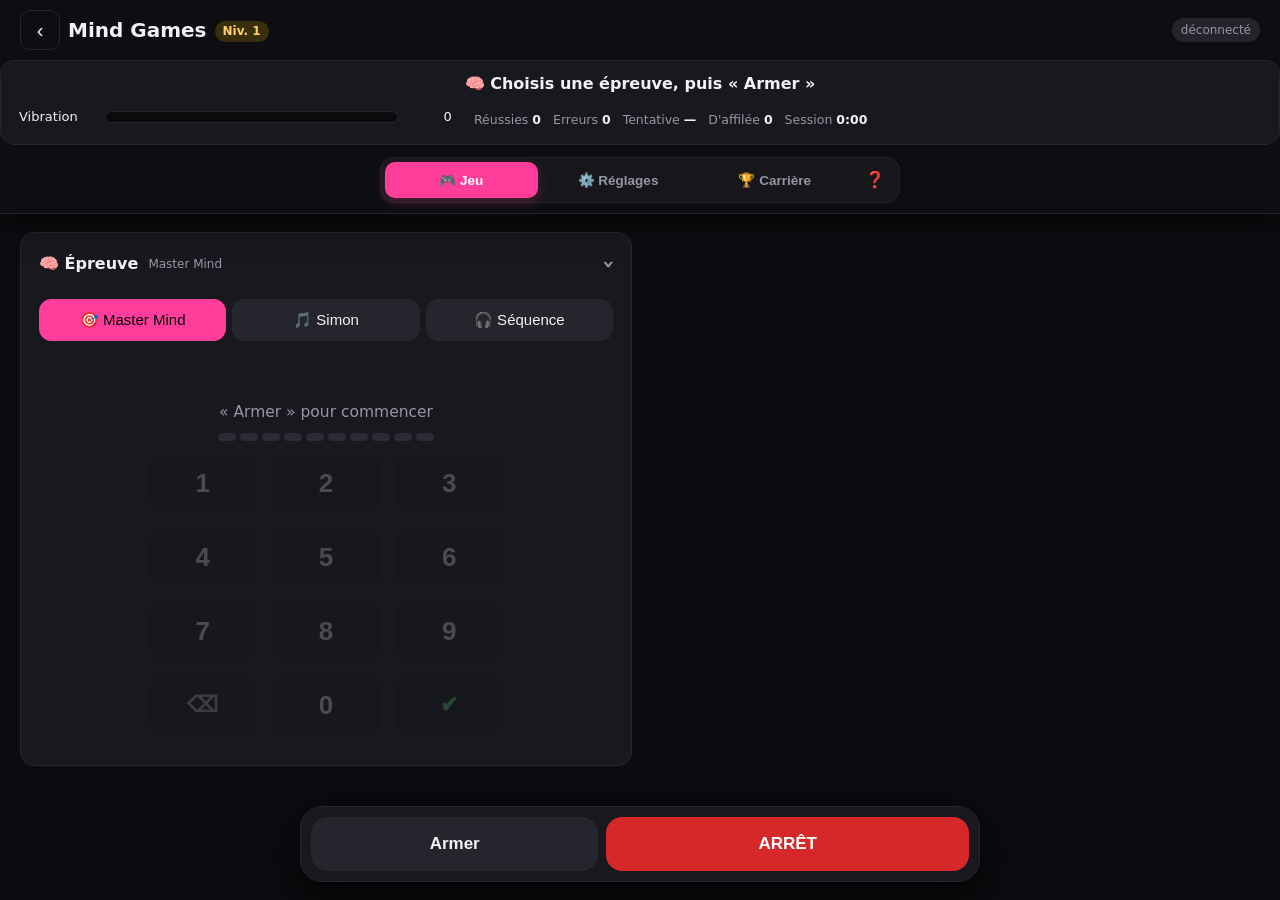
<file: mind.html>
<!DOCTYPE html>
<html lang="fr">
<head>
<meta charset="utf-8">
<meta name="viewport" content="width=device-width,initial-scale=1,viewport-fit=cover">
<meta name="theme-color" content="#0f0f13">
<title>Mind Games</title>
<link rel="stylesheet" href="common.css">
<style>
  .seg{display:flex;gap:6px;margin:4px 0 10px}
  .seg button{flex:1}
  .seg button.sel{background:var(--acc);color:#000;border-color:var(--acc)}
  #screen{font:800 34px ui-monospace,monospace;letter-spacing:10px;text-align:center;min-height:1.3em;margin:6px 0}
  #hint{text-align:center;color:var(--mute);min-height:1.3em}
  .keys{display:grid;grid-template-columns:repeat(3,1fr);gap:10px;max-width:360px;margin:10px auto}
  .keys button{height:64px;font-size:26px;font-weight:800;border-radius:14px;background:#15151d;border:1px solid #2b2b38;color:#ddd}
  .keys button:active{background:#2a2a3a}
  .keys.dark button{background:#08080b;color:#3a3a46;border-color:#15151c}
  .keys.locked button{opacity:.25}
  .keys button.hit{background:var(--acc,#c77dff)!important;color:#000!important;transform:scale(.95)}
  .keys button.hitOk{background:#52d273!important;color:#000!important;transform:scale(.95)}
  .keys button.hitKo{background:#ff4d6d!important;color:#000!important;transform:scale(.95)}
  .keys button{transition:background .12s,transform .08s}
  .keys button.fn{font-size:22px;color:#aaa}
  .keys button.fn.ok{color:#52d273}
  /* Master Mind */
  .slots{display:flex;gap:6px;justify-content:center;flex-wrap:wrap;margin:6px 0}
  .slots b{width:34px;height:46px;display:flex;align-items:center;justify-content:center;border-radius:10px;background:#15151d;border:2px solid #2b2b38;font:800 26px ui-monospace,monospace}
  .slots b.cur{border-color:var(--acc,#c77dff)}
  .slots b.ghost{color:#ffffff38}
  .slots b.g{background:#1f6b3a;border-color:#52d273}
  .slots b.o{background:#7a4a10;border-color:#ffa53a}
  .slots b.r{background:#6b1626;border-color:#ff4d6d}
  #mmHist{max-height:220px;overflow:auto;margin:4px auto;max-width:420px}
  #mmHist .slots{margin:3px 0}
  #mmHist .slots b{width:26px;height:32px;font-size:18px;border-width:1px}
  #mmHist .slots i{font:600 12px system-ui;color:var(--mute);align-self:center;margin-left:6px;font-style:normal}
  .pads{display:grid;grid-template-columns:1fr 1fr;gap:12px;max-width:380px;margin:10px auto}
  .pads button{height:130px;border-radius:20px;border:0;opacity:.45;transition:opacity .08s,transform .08s}
  .pads button.lit{opacity:1;transform:scale(1.03);box-shadow:0 0 30px currentColor}
  .tier{display:flex;gap:4px;justify-content:center;margin:6px 0}
  .tier i{width:18px;height:8px;border-radius:4px;background:#2b2b38}
  .tier i.on{background:var(--vib,#c77dff)}
  .tier i.ok{background:#52d273}
  .tier i.ko{background:#ff4d6d}
  .tier i.cur{outline:2px solid #fff6}
</style>
</head>
<body>
<div class="top">
  <header>
    <button id="menuBtn" class="icon" title="Menu (arrête tout)">☰</button>
    <h1>Mind Games</h1>
    <span id="connState" class="pill">déconnecté</span>
  </header>
  <div class="dock">
    <div class="banner" id="banner" style="font-size:16px">🧠 Choisis une épreuve, puis « Armer »</div>
    <div class="stat" data-need="vib"><span>Vibration</span><div class="meter"><div id="vibBar" class="vibC"></div></div><span id="vibVal">0</span></div>
    <div class="stat" data-need="stim"><span>Shock</span><div class="meter"><div id="stimBar" class="stimC"></div></div><span id="stimVal">0</span></div>
    <div class="chips"><span>Réussies <b id="okN">0</b></span><span>Erreurs <b id="koN">0</b><span id="koMax"></span></span><span>Tentative <b id="roundN">—</b></span><span>D'affilée <b id="tierN">0</b></span><span>Session <b id="sessT">0:00</b></span></div>
    <div id="gDock" class="hidden"></div>
  </div>
</div>

<main>
  <details class="card" id="secPlay" open>
    <summary>🧠 Épreuve <small id="gameSum"></small></summary>
    <div class="body">
      <div class="seg" id="gameSeg"><button data-g="code">🎯 Master Mind</button><button data-g="simon">🎵 Simon</button><button data-g="seq">🎧 Séquence</button></div>
      <div id="screen"></div>
      <div id="hint"></div>
      <div id="mmHist"></div>
      <div class="tier" id="tierBar"></div>
      <div class="keys" id="keys"></div>
      <div class="pads hidden" id="pads">
        <button data-z="0" style="background:#e63946;color:#e63946"></button><button data-z="1" style="background:#2a9d8f;color:#2a9d8f"></button>
        <button data-z="2" style="background:#457bfd;color:#457bfd"></button><button data-z="3" style="background:#ffd166;color:#ffd166"></button>
      </div>
    </div>
  </details>

  <details class="card" id="secGame"></details>
  <details class="card" id="conn"></details>

  <details class="card" id="secRules">
    <summary>⚙️ Réglages des épreuves</summary>
    <div class="body">
      <p class="pGroup muted"><b>🏁 Séance Simon / Séquence</b></p>
      <p class="muted">Une séance = un nombre fixe de tentatives (10 au maximum). Réussite : la longueur augmente (selon le réglage ci-dessous). Erreur : un shock, <b>une chose de moins</b> à retenir, et on passe à une <b>nouvelle</b> tentative. Plus tu enchaînes les réussites, plus la vibration monte ; une erreur la fait retomber. À la fin, le score décide : grosse récompense ou grosse punition, selon l'écart au seuil.</p>
      <label class="f"><span>Tentatives par séance</span><input id="rounds" type="number" min="3" max="10" value="10"></label>
      <label class="f"><span>Réussites pour une chose de plus à retenir</span><input id="lenStep" type="number" min="1" max="5" value="2"></label>
      <label class="f"><span>Seuil de réussite (% de tentatives réussies)</span><input id="passPct" type="number" min="10" max="100" step="5" value="60"></label>
      <label class="f" data-need="vib"><span>Récompense max : vibration (%)</span><input id="rewTop" type="number" min="0" max="100" value="100"></label>
      <label class="f" data-need="vib"><span>Récompense max : durée (s)</span><input id="rewS" type="number" min="5" max="600" value="60"></label>
      <label class="f" data-need="stim"><span>Punition max : nombre de shocks</span><input id="punN" type="number" min="1" max="30" value="8"></label>
      <label class="f" data-need="stim"><span>Punition max : intensité (%)</span><input id="punLvl" type="number" min="0" max="100" value="35"></label>
      <p class="muted">Exemple avec 10 tentatives et un seuil de 60 % : 10/10 = récompense maximale, 6/10 = récompense minimale (40 %), 5/10 = petite punition, 0/10 = punition maximale. Les shocks restent sous le plafond, et ARRÊT coupe tout sans pénalité.</p>
      <p class="pGroup muted"><b>🎯 Master Mind</b></p>
      <p class="muted">Trouve le code en proposant tous ses chiffres. Après chaque proposition : <b style="color:#52d273">vert</b> = bon chiffre à la bonne place, <b style="color:#ffa53a">orange</b> = chiffre présent mais mal placé, <b style="color:#ff4d6d">rouge</b> = chiffre absent.</p>
      <label class="f"><span>Longueur du code</span><input id="codeLen" type="number" min="2" max="10" value="4"></label>
      <label class="f"><span>Essais par code</span><input id="mmTries" type="number" min="1" max="30" value="10"></label>
      <label class="f"><span>Chiffres tous différents</span><input id="mmUnique" type="checkbox" checked></label>
      <label class="f" data-need="stim"><span>🔴 Rouge : shock long (ms)</span><input id="redMs" type="number" min="100" max="2000" step="50" value="900"></label>
      <label class="f" data-need="stim"><span>🔴 + intensité par rouge en plus (%)</span><input id="redStep" type="number" min="0" max="20" value="3"></label>
      <label class="f" data-need="stim"><span>🟠 Orange seul : shock court (ms)</span><input id="orMs" type="number" min="50" max="1000" step="50" value="200"></label>
      <label class="f" data-need="vib"><span>🟢 Vert : vibration (%)</span><input id="grVib" type="number" min="0" max="100" value="50"></label>
      <label class="f" data-need="vib"><span>🟢 Durée par vert (s)</span><input id="grS" type="number" min="0" max="30" step="0.5" value="2"></label>
      <label class="f" data-need="vib"><span>🏆 Code trouvé : vibration (%)</span><input id="winVib" type="number" min="0" max="100" value="100"></label>
      <label class="f" data-need="vib"><span>🏆 Code trouvé : durée (s)</span><input id="winS" type="number" min="3" max="300" value="30"></label>
      <p class="muted">Un rouge (ou plus) = shock long, plus fort à chaque rouge supplémentaire ; seulement des oranges = shock court. Essais épuisés = code perdu (une vie en carrière). Les indices du Maître s'affichent en transparent : il faut quand même les taper.</p>
      <p class="pGroup muted"><b>🎵 Simon</b></p>
      <label class="f"><span>Longueur de départ</span><input id="simLen" type="number" min="2" max="10" value="3"></label>
      <label class="f"><span>Temps de réponse par touche (ms)</span><input id="reactMs" type="number" min="500" max="8000" step="100" value="2500"></label>
      <label class="f"><span>Vibration du téléphone (zones et touches)</span><input id="haptic" type="checkbox" checked></label>
      <label class="f"><span>Vibration de base (%)</span><input id="tierBase" type="number" min="0" max="100" value="15"></label>
      <label class="f"><span>+ par réussite d'affilée (%)</span><input id="tierStep" type="number" min="0" max="50" value="10"></label>
      <p class="pGroup muted"><b>🎧 Séquence</b></p>
      <label class="f"><span>Longueur de départ</span><input id="seqLen" type="number" min="2" max="10" value="5"></label>
      <label class="f"><span>Vibration pendant la dictée (%)</span><input id="teaseLvl" type="number" min="0" max="100" value="45"></label>
      <label class="f"><span>Vibration pendant la saisie (pic, %)</span><input id="peakLvl" type="number" min="0" max="100" value="80"></label>
      <label class="f"><span>Shocks aléatoires pendant la saisie</span><input id="peakZaps" type="checkbox"></label>
      <label class="f"><span>Temps pour taper la séquence (s)</span><input id="inputS" type="number" min="3" max="120" value="20"></label>
      <p class="muted">Conseil : mets un écouteur pour entendre la dictée.</p>
    </div>
  </details>

  <details class="card" id="secStim" data-need="stim">
    <summary>⚡ Erreurs → shock</summary>
    <div class="body">
      <label class="f"><span>Intensité (%)</span><input id="errLvl" type="number" min="0" max="100" value="15"></label>
      <label class="f"><span>+ par erreur de la séance (%)</span><input id="errEsc" type="number" min="0" max="20" value="2"></label>
      <label class="f"><span>Durée (ms)</span><input id="pulseMs" type="number" min="100" max="2000" step="50" value="400"></label>
    </div>
  </details>

  <details class="card" id="secLimits">
    <summary>🛡️ Limites & tests</summary>
    <div class="body">
      <label class="f" data-need="vib"><span>Plafond vibration (%)</span><input id="maxVib" type="number" min="0" max="100" value="100"></label>
      <label class="f" data-need="stim"><span>Plafond shock (%)</span><input id="maxStim" type="number" min="0" max="100" value="30"></label>
      <label class="f"><span>Arrêt auto après (min, 0 = jamais)</span><input id="sessionMax" type="number" min="0" max="240" value="45"></label>
      <label class="f"><span>Sons</span><input id="sound" type="checkbox" checked></label>
      <label class="f"><span>Annonces vocales</span><input id="voice" type="checkbox" checked></label>
      <div class="row"><button id="testVib" data-need="vib">Test vibration 2 s</button><button id="testStim" data-need="stim">Test shock</button></div>
      <div class="row"><button id="saveCfg">Sauvegarder</button><button id="resetCfg">Par défaut</button></div>
    </div>
  </details>

  <details class="card" id="secLog">
    <summary>📋 Journal</summary>
    <div class="body"><div id="log"></div></div>
  </details>
</main>

<nav class="actions">
  <button id="arm">Armer</button>
  <button id="estop">ARRÊT</button>
</nav>

<script src="common.js"></script>
<script src="outdoor.js"></script>
<script src="partner.js"></script>
<script src="game.js"></script>
<script>
"use strict";
/* ======================================================================
 * Mind Games : 🎯 Master Mind · 🎵 Simon · 🎧 séquence dictée
 * ====================================================================== */
const MAXLEN = 10;   // jamais plus de 10 choses à retenir
const DIG = ["zéro", "un", "deux", "trois", "quatre", "cinq", "six", "sept", "huit", "neuf"];
const ZONES = [{ f: 330, n: "rouge", h: [60] }, { f: 415, n: "vert", h: [60, 90, 60] }, { f: 494, n: "bleu", h: [220] }, { f: 554, n: "jaune", h: [60, 90, 60, 90, 60] }];
let game = store.get("mindGame", "code");
const M = { ok: 0, ko: 0, errs: 0, tier: 0, phase: "idle", curVib: 0, curStim: 0, timers: [], lockUntil: 0, armedAt: 0,
  code: "", nextCode: null, rev: 0, hints: [], guess: "", hist: [], tries: 0, grUntil: 0, winUntil: 0, winT0: 0,
  sim: [], simIn: 0, simLen: 3, nextSim: null, lastTap: 0, lit: -1,
  seq: "", seqLen: 5, seqPos: 0, seqT0: 0, res: [], final: null };
const P_ = () => Game.run ? Game.run.p : null;
const clearT = () => { M.timers.forEach(t => Sched.cancel(t)); M.timers = []; };
const after = (ms, f) => { const t = Sched.after(ms, f); M.timers.push(t); return t; };
const rndDigits = n => Array.from({ length: n }, () => Math.floor(Math.random() * 10)).join("");
let mctx = null;
function tone(f, ms){ if (!$("sound").checked) return; try { mctx = mctx || new (window.AudioContext || window.webkitAudioContext)(); const o = mctx.createOscillator(), g = mctx.createGain(); o.type = "triangle"; o.frequency.value = f; g.gain.setValueAtTime(0.2, mctx.currentTime); g.gain.exponentialRampToValueAtTime(0.001, mctx.currentTime + ms / 1000); o.connect(g).connect(mctx.destination); o.start(); o.stop(mctx.currentTime + ms / 1000); } catch {} }

function shock(why){
  if (!Equip.stim) return;
  M.curStim = sendLevel("stim", num("errLvl") + M.errs * num("errEsc"), true);
  log(`⚡ ${Math.round(M.curStim)} % — ${why}`);
  after(clamp(num("pulseMs"), 100, 2000), () => { M.curStim = sendLevel("stim", 0, true); });
}
function success(msg){
  M.ok++; M.tier = Math.min(20, M.tier + 1); beep(1320, 100, 3); Speak.say(msg || "Bravo", "ok", 500); log("✅ " + (msg || "Réussi"));
  if (Game.run) { Game.progress(M.ok); if (!Game.run) return false; }
  Partner.send(true); return true;
}
/* life : un code perdu au Master Mind coûte une vie de carrière ; Simon et Séquence non (le score final décide) */
function failure(why, life = true, zap = true){
  M.ko++; M.errs++; M.tier = 0; beep(220, 350); log("❌ " + why);   // série d'affilée remise à zéro
  if (zap) shock(why);
  if (life && Game.run) { Game.loseLife(); if (!Game.run) { after(1500, () => { if (App.armed) setArmed(false); }); return false; } }
  Partner.send(true); return true;
}

/* ---------------- 🏁 Séance en tentatives (Simon, Séquence) ---------------- */
/* longueur après une réussite : +1 à la 1re réussite, puis +1 toutes les « lenStep » réussites
   (avec 2 : 3 → 4 → 4 → 5 → 5 → 6…), jamais plus de 10 */
function growLen(cur){
  M.okLen = (M.okLen || 0) + 1;
  const step = clamp(Math.round(num("lenStep")) || 1, 1, 5);
  return (M.okLen - 1) % step === 0 ? Math.min(MAXLEN, cur + 1) : cur;
}
/* erreur : une chose de moins à retenir (au moins 2) */
const shrinkLen = cur => Math.max(2, cur - 1);
const roundsV = () => clamp(Math.round(num("rounds")) || 10, 1, 10);
const isRounds = () => game === "simon" || game === "seq";
function roundEnd(ok, delay){
  M.res.push(ok); Partner.send(true);
  const N = roundsV();
  if (M.res.length >= N) after(delay, finale);
  else { log(`🏁 Tentative ${M.res.length}/${N} terminée.`); after(delay, () => App.armed && (game === "simon" ? simStart() : seqStart())); }
}
function finale(){
  if (!App.armed) return;
  clearT(); M.lit = -1;
  const N = M.res.length, ok = M.res.filter(Boolean).length, sc = N ? ok / N : 0, p = clamp(num("passPct"), 10, 100) / 100;
  const pass = sc >= p - 1e-9, t = Date.now();
  // q : 0 = juste au seuil, 1 = extrême (tout réussi / tout raté)
  const q = pass ? (p >= 1 ? 1 : (sc - p) / (1 - p)) : (p - sc) / p;
  M.phase = "final";
  M.final = { ok, N, pass, q, t0: t };
  log(`🏁 Score final : ${ok}/${N} (${Math.round(sc * 100)} %, seuil ${Math.round(p * 100)} %) → ${pass ? "récompense" : "punition"} ${Math.round((pass ? 0.4 + 0.6 * q : q) * 100)} %.`);
  if (Game.run && !Game.run.won) { if (ok >= Math.min(Game.target("goal"), N)) Game.win(); else Game.fail(`${ok}/${N} réussies`); }
  if (pass) {
    const k = 0.4 + 0.6 * q, D = Math.max(5, num("rewS") * k);
    M.final.I = num("rewTop") * k; M.final.until = t + D * 1000;
    Speak.say(`${ok} sur ${N}. ${q >= 0.99 ? "Parfait." : "Bien."} Profite`); beep(1320, 120, 5);
    after(D * 1000 + 300, finishSession);
  } else {
    const n = Math.max(1, Math.round(num("punN") * q)), lvl = num("errLvl") + (num("punLvl") - num("errLvl")) * q, dur = clamp(num("pulseMs"), 100, 2000);
    M.final.n = n; M.final.lvl = lvl;
    Speak.say(`${ok} sur ${N}. Pas assez. ${Equip.stim ? n + " punition" + (n > 1 ? "s" : "") : ""}`); beep(220, 600);
    if (Equip.stim) for (let i = 0; i < n; i++) after(2500 + i * 1500, () => {
      M.curStim = sendLevel("stim", lvl, true); log(`⚡ Punition ${i + 1}/${n} : ${Math.round(M.curStim)} %`);
      after(dur, () => { M.curStim = sendLevel("stim", 0, true); });
    });
    after(2500 + n * 1500 + 800, finishSession);
  }
  Partner.send(true);
}
function finishSession(){ if (!App.armed) return; log("🏁 Séance terminée."); const f = M.final; setArmed(false); M.final = f; }

/* ---------------- 🎯 Master Mind ---------------- */
const triesV = () => P_() && P_().tries ? P_().tries : clamp(num("mmTries"), 1, 30);
function newCode(L){
  if ($("mmUnique").checked && L <= 10) { const d = [..."0123456789"]; for (let i = d.length - 1; i > 0; i--) { const j = Math.floor(Math.random() * (i + 1)); [d[i], d[j]] = [d[j], d[i]]; } return d.slice(0, L).join(""); }
  return rndDigits(L);
}
function codeStart(){
  const L = P_() ? P_().len : clamp(num("codeLen"), 2, 10);
  M.code = M.nextCode && M.nextCode.length ? M.nextCode : newCode(L); M.nextCode = null;
  M.rev = 0; M.hints = []; M.guess = ""; M.hist = []; M.tries = 0; M.phase = "code";
  log(`🎯 Nouveau code de ${M.code.length} chiffres, ${triesV()} essais.`); Speak.say(`Code de ${M.code.length} chiffres. ${triesV()} essais`);
  Partner.send(true);
}
/* indice du Maître : un chiffre affiché en transparent (il faut quand même le taper) */
function codeReveal(){
  if (M.phase !== "code") return;
  const free = [...M.code].map((_, i) => i).filter(i => !M.hints.includes(i)); if (!free.length) return;
  const i = free[Math.floor(Math.random() * free.length)]; M.hints.push(i); M.rev = M.hints.length;
  beep(880, 90, 2); log(`💡 Indice : position ${i + 1}.`); Speak.say(`Indice, position ${i + 1}`); Partner.send(true);
}
/* vert = bonne place, orange = présent ailleurs, rouge = absent (doublons comptés correctement) */
function score(g, c){
  const res = Array(c.length).fill("r"), left = {};
  for (let i = 0; i < c.length; i++) { if (g[i] === c[i]) res[i] = "g"; else left[c[i]] = (left[c[i]] || 0) + 1; }
  for (let i = 0; i < c.length; i++) if (res[i] !== "g" && left[g[i]] > 0) { res[i] = "o"; left[g[i]]--; }
  return res;
}
function codeKey(d){
  if (M.phase !== "code" || Date.now() < M.lockUntil) return false;
  if (d === "del") { M.guess = M.guess.slice(0, -1); return true; }
  if (d === "ok") { if (M.guess.length === M.code.length) codeSubmit(); else { beep(200, 80); return false; } return true; }
  if (M.guess.length >= M.code.length) return false;
  M.guess += String(d); tone(560 + M.guess.length * 40, 60); return true;
}
function codeSubmit(){
  const g = M.guess, c = score(g, M.code), L = M.code.length, t = Date.now();
  const G = c.filter(x => x === "g").length, O = c.filter(x => x === "o").length, R = c.filter(x => x === "r").length;
  M.tries++; M.hist.unshift({ g, c }); M.guess = ""; M.lockUntil = t + 1200;
  log(`🎯 Essai ${M.tries}/${triesV()} : ${g} → ${G}🟢 ${O}🟠 ${R}🔴`);
  if (G === L) {
    M.phase = "free"; M.winT0 = t; M.winUntil = t + num("winS") * 1000;
    if (!success(`Code trouvé en ${M.tries} essai${M.tries > 1 ? "s" : ""}`)) return;
    after(num("winS") * 1000 + 1500, () => { if (App.armed && game === "code") codeStart(); });
    Partner.send(true); return;
  }
  Speak.say([G && `${G} vert${G > 1 ? "s" : ""}`, O && `${O} orange${O > 1 ? "s" : ""}`, R && `${R} rouge${R > 1 ? "s" : ""}`].filter(Boolean).join(", "));
  // récompense partielle : vibration modérée, plus longue avec plus de verts
  if (G > 0) M.grUntil = Math.max(M.grUntil, t) + G * num("grS") * 1000;
  // punition : rouge = shock long (plus fort à chaque rouge), sinon orange = shock court
  if (Equip.stim && (R > 0 || O > 0)) {
    const lvl = num("errLvl") + M.errs * num("errEsc") + (R > 1 ? (R - 1) * num("redStep") : 0), dur = R > 0 ? num("redMs") : num("orMs");
    after(R > 0 ? 400 : 200, () => {
      M.curStim = sendLevel("stim", lvl, true); log(`⚡ ${Math.round(M.curStim)} % · ${dur} ms — ${R > 0 ? R + " rouge" + (R > 1 ? "s" : "") : O + " orange" + (O > 1 ? "s" : "")}`);
      after(clamp(dur, 50, 2000), () => { M.curStim = sendLevel("stim", 0, true); });
    });
    M.errs++;
  }
  if (M.tries >= triesV()) {
    M.phase = "lost"; Speak.say("Essais épuisés. Le code était " + M.code.split("").map(x => DIG[+x]).join(", "));
    failure(`code non trouvé en ${M.tries} essais (c'était ${M.code})`, true, false);
    after(6000, () => { if (App.armed && game === "code") codeStart(); });
  }
  Partner.send(true);
}

/* ---------------- 🎵 Simon ---------------- */
function simStart(){
  const L = clamp(M.simLen, 2, MAXLEN);
  M.sim = M.nextSim && M.nextSim.length ? M.nextSim.slice(0, MAXLEN) : Array.from({ length: L }, () => Math.floor(Math.random() * 4)); M.nextSim = null;
  M.simIn = 0; M.phase = "simShow"; Speak.say("Écoute", "simon", 1000);
  M.sim.forEach((z, k) => after(900 + k * 750, () => flash(z, 480)));
  after(900 + M.sim.length * 750 + 200, () => { M.phase = "simIn"; M.lastTap = Date.now(); Speak.say("À toi", "simon2", 500); });
}
function flash(z, ms){
  M.lit = z; tone(ZONES[z].f, ms); if ($("haptic").checked && navigator.vibrate) try { navigator.vibrate(ZONES[z].h); } catch {}
  after(ms, () => { M.lit = -1; });
}
function simTap(z){
  if (M.phase !== "simIn") return;
  flash(z, 200); M.lastTap = Date.now();
  if (z === M.sim[M.simIn]) {
    M.simIn++;
    if (M.simIn >= M.sim.length) { M.phase = "pause"; const L0 = M.simLen; M.simLen = growLen(M.simLen); success(M.simLen > L0 ? "Bien. Une de plus" : "Bien"); roundEnd(true, 2200); }
  } else simFail("mauvaise zone");
}
/* erreur : shock, même longueur, et on passe à la tentative suivante (jamais la même en boucle) */
function simFail(why){ M.phase = "pause"; M.simLen = shrinkLen(M.simLen); Speak.say("Raté. Une de moins"); failure("Simon : " + why, false); roundEnd(false, 2500); }

/* ---------------- 🎧 Séquence dictée ---------------- */
function seqStart(){
  M.seq = rndDigits(clamp(M.seqLen, 2, MAXLEN)); M.seqPos = 0; M.phase = "seqListen";
  log(`🎧 Dictée de ${M.seq.length} chiffres.`);
  Speak.say("Retiens. " + M.seq.split("").map(d => DIG[+d]).join(", "));
  after(1600 + M.seq.length * 850 + 1500, () => {
    M.phase = "seqIn"; M.seqT0 = Date.now(); beep(990, 120);
    if (Equip.stim && $("peakZaps").checked) { let t = 1500; while (t < num("inputS") * 1000) { after(t, () => { if (M.phase === "seqIn") { M.curStim = sendLevel("stim", num("errLvl") * 0.7, true); after(250, () => { M.curStim = sendLevel("stim", 0, true); }); } }); t += 2000 + Math.random() * 4000; } }
  });
}
function seqKey(d){
  if (M.phase !== "seqIn") return;
  tone(500, 50);
  if (String(d) === M.seq[M.seqPos]) {
    M.seqPos++;
    if (M.seqPos >= M.seq.length) { M.phase = "pause"; const L0 = M.seqLen; M.seqLen = growLen(M.seqLen); success(M.seqLen > L0 ? "Exact. Un chiffre de plus" : "Exact"); roundEnd(true, 3000); }
  } else { M.phase = "pause"; M.seqLen = shrinkLen(M.seqLen); Speak.say("Faux. Un chiffre de moins"); failure(`séquence : ${d} au lieu de ${M.seq[M.seqPos]}`, false); roundEnd(false, 3000); }
}

/* ---------------- Séance ---------------- */
function startGame(){
  clearT(); M.lit = -1;
  const L = P_() ? P_().len : null;
  M.simLen = L || num("simLen"); M.seqLen = L || num("seqLen");
  M.okLen = 0;
  if (game === "code") codeStart(); else if (game === "simon") simStart(); else seqStart();
}
function setArmed(on){
  App.armed = on; keepAwake(on);
  $("arm").classList.toggle("armed", on); $("arm").textContent = on ? "ARMÉ" : "Armer";
  if (on) {
    Object.assign(M, { ok: 0, ko: 0, errs: 0, tier: 0, lockUntil: 0, res: [], final: null }); M.armedAt = Date.now(); Game.start();
    log("Séance armée." + (isRounds() ? ` ${roundsV()} tentatives, seuil ${num("passPct")} %.` : "")); after(1200, startGame);
  }
  else { clearT(); M.phase = "idle"; M.curVib = sendLevel("vib", 0, true); M.curStim = sendLevel("stim", 0, true); Game.end(); }
  Partner.send(true);
}
function emergencyStop(){ setArmed(false); if (App.bp.connected) App.bp.stopAll().catch(() => {}); log("⛔ ARRÊT"); }

let lastTick = performance.now();
function tick(){
  const now = performance.now(), dt = Math.min(0.5, (now - lastTick) / 1000), t = Date.now(); lastTick = now;
  let vib = 0;
  if (App.armed && !App.suspended) {
    const tierV = num("tierBase") + M.tier * num("tierStep");
    if (M.phase === "final") {
      const f = M.final; vib = f && f.pass && t < f.until ? VibFx.level({ type: "wave", I: f.I, D: 8 }, (t - f.t0) % 8000) : 0;
    } else if (game === "code") {
      if (M.phase === "free" && t < M.winUntil) vib = Math.max(num("winVib") * 0.7, VibFx.level({ type: "wave", I: num("winVib"), D: 6 }, (t - M.winT0) % 6000));
      else if (t < M.grUntil) vib = Math.max(tierV, num("grVib"));
      else vib = tierV;
    } else if (game === "simon") {
      vib = tierV;
      if (M.phase === "simIn" && t - M.lastTap > (P_() ? P_().react : num("reactMs"))) simFail("trop lent");
    } else if (game === "seq") {
      // pendant la dictée : vibration continue (douce ondulation, jamais coupée)
      if (M.phase === "seqListen") vib = Math.max(tierV, num("teaseLvl")) * (0.8 + 0.2 * Math.sin((t - M.armedAt) / 600));
      else if (M.phase === "seqIn") { vib = num("peakLvl"); if (t - M.seqT0 > num("inputS") * 1000) { M.phase = "pause"; M.seqLen = shrinkLen(M.seqLen); Speak.say("Temps écoulé"); failure("séquence : temps écoulé", false); roundEnd(false, 3000); } }
      else vib = tierV * 0.5;
    }
    M.curVib = sendLevel("vib", vib);
    const maxMin = num("sessionMax");
    if (maxMin > 0 && t - M.armedAt > maxMin * 60000) { log("Durée max atteinte."); emergencyStop(); }
  }
  draw();
}

/* ---------------- Affichage ---------------- */
function buildKeys(){
  const k = $("keys"); k.innerHTML = "";
  [1, 2, 3, 4, 5, 6, 7, 8, 9, "del", 0, "ok"].forEach(d => {
    const b = document.createElement("button"); b.dataset.k = d;
    if (d === "del" || d === "ok") { b.textContent = d === "del" ? "⌫" : "✔"; b.className = "fn" + (d === "ok" ? " ok" : ""); }
    else b.textContent = d;
    b.addEventListener("pointerdown", e => { e.preventDefault(); key(d, b); });
    k.appendChild(b);
  });
}
/* retour visuel (couleur) + haptique à chaque touche */
function keyFx(b, cls){
  b.classList.remove("hit", "hitOk", "hitKo"); void b.offsetWidth; b.classList.add(cls);
  clearTimeout(b._fx); b._fx = setTimeout(() => b.classList.remove(cls), 260);
  if ($("haptic").checked && navigator.vibrate) try { navigator.vibrate(cls === "hitKo" ? [40, 40, 40] : 25); } catch {}
}
function key(d, b){
  if (!App.armed) return;
  if (game === "code") { if (codeKey(d) && b) keyFx(b, "hit"); }
  else if (game === "seq" && typeof d === "number") {
    if (M.phase !== "seqIn") return;
    const ok = String(d) === M.seq[M.seqPos]; if (b) keyFx(b, ok ? "hitOk" : "hitKo"); seqKey(d);
  }
}
document.querySelectorAll("#pads button").forEach(b => b.addEventListener("pointerdown", e => { e.preventDefault(); if (App.armed && game === "simon") simTap(+b.dataset.z); }));
function setGame(g){
  if (App.armed) return toast("Mind Games", "désarme pour changer d'épreuve", "var(--warn)");
  game = g; store.set("mindGame", g);
  document.querySelectorAll("#gameSeg button").forEach(b => b.classList.toggle("sel", b.dataset.g === g));
  $("gameSum").textContent = { code: "Master Mind", simon: "Simon", seq: "Séquence" }[g];
  Partner.send(true);
}
document.querySelectorAll("#gameSeg button").forEach(b => b.onclick = () => setGame(b.dataset.g));
function draw(){
  const t = Date.now(), locked = t < M.lockUntil;
  $("keys").classList.toggle("hidden", game === "simon"); $("pads").classList.toggle("hidden", game !== "simon");
  $("keys").classList.toggle("dark", game === "seq"); $("keys").classList.toggle("locked", locked || (game === "seq" && M.phase !== "seqIn") || (game === "code" && M.phase !== "code"));
  document.querySelectorAll("#keys .fn").forEach(b => b.style.visibility = game === "code" ? "" : "hidden");
  $("mmHist").classList.toggle("hidden", game !== "code");
  document.querySelectorAll("#pads button").forEach(b => b.classList.toggle("lit", +b.dataset.z === M.lit));
  let scr = "", hint = "";
  if (!App.armed) { scr = ""; hint = "« Armer » pour commencer"; }
  else if (game === "code") {
    scr = null;
    hint = M.phase === "free" ? `🏆 Code trouvé ! Récompense ${Math.max(0, Math.ceil((M.winUntil - t) / 1000))} s` : M.phase === "lost" ? `❌ Perdu — le code était ${M.code}` : `Essai ${Math.min(M.tries + 1, triesV())}/${triesV()} · tape ${M.code.length} chiffres puis ✔`;
  } else if (game === "simon") {
    scr = M.phase === "simShow" ? "👀" : M.phase === "simIn" ? "●".repeat(M.simIn) + "○".repeat(Math.max(0, M.sim.length - M.simIn)) : "";
    hint = M.phase === "simShow" ? "Regarde et écoute…" : M.phase === "simIn" ? `À toi ! ${Math.max(0, ((P_() ? P_().react : num("reactMs")) - (t - M.lastTap)) / 1000).toFixed(1)} s` : "";
  } else {
    scr = M.phase === "seqIn" ? "●".repeat(M.seqPos) + "○".repeat(M.seq.length - M.seqPos) : M.phase === "seqListen" ? "🎧" : "";
    hint = M.phase === "seqListen" ? `Écoute la dictée (${M.seq.length} chiffres)…` : M.phase === "seqIn" ? `Tape la séquence · ${Math.max(0, Math.ceil(num("inputS") - (t - M.seqT0) / 1000))} s` : "";
  }
  if (scr === null) {
    // Master Mind : cases de la proposition (indices du Maître en transparent)
    const L = M.code.length, show = M.phase === "free" || M.phase === "lost";
    $("screen").innerHTML = `<div class="slots">${Array.from({ length: L }, (_, i) => {
      if (show) return `<b class="${M.phase === "free" ? "g" : "r"}">${M.code[i]}</b>`;
      if (i < M.guess.length) return `<b>${M.guess[i]}</b>`;
      if (M.hints.includes(i)) return `<b class="ghost${i === M.guess.length ? " cur" : ""}">${M.code[i]}</b>`;
      return `<b class="${i === M.guess.length ? "cur" : ""}">&nbsp;</b>`;
    }).join("")}</div>`;
    const hk = M.hist.map(h => h.g + h.c.join("")).join();
    if ($("mmHist").dataset.k !== hk) { $("mmHist").dataset.k = hk; $("mmHist").innerHTML = M.hist.map((h, n) => `<div class="slots">${[...h.g].map((d, i) => `<b class="${h.c[i]}">${d}</b>`).join("")}<i>#${M.hist.length - n}</i></div>`).join(""); }
  } else $("screen").textContent = scr;
  $("hint").textContent = hint;
  if (isRounds()) {
    const N = roundsV();
    $("tierBar").innerHTML = Array.from({ length: N }, (_, i) => `<i class="${i < M.res.length ? (M.res[i] ? "ok" : "ko") : App.armed && i === M.res.length && M.phase !== "final" ? "cur" : ""}"></i>`).join("");
  } else $("tierBar").innerHTML = Array.from({ length: 10 }, (_, i) => `<i class="${i < M.tier ? "on" : ""}"></i>`).join("");
  $("roundN").textContent = isRounds() ? `${Math.min(M.res.length + (App.armed && M.phase !== "final" ? 1 : 0), roundsV())}/${roundsV()}` : "—";
  const f = M.final;
  if (f && (M.phase === "final" || !App.armed)) {
    scr = `${f.ok}/${f.N}`;
    hint = f.pass ? (App.armed && t < f.until ? `🎁 Récompense ${Math.round(f.I)} % · ${Math.ceil((f.until - t) / 1000)} s` : "🎁 Réussi ! « Armer » pour une nouvelle séance")
      : (App.armed ? `😈 Punition : ${f.n || 0} shock${(f.n || 0) > 1 ? "s" : ""} à ${Math.round(f.lvl || 0)} %` : "❌ Pas assez de réussites. « Armer » pour retenter");
    $("screen").textContent = scr; $("hint").textContent = hint;
  }
  $("banner").textContent = !App.armed ? "🧠 Choisis une épreuve, puis « Armer »" : { code: "🎯 Master Mind", simon: "🎵 Simon", seq: "🎧 Séquence" }[game] + (M.tier > 1 ? ` · 🔥 ${M.tier} d'affilée` : "");
  $("vibBar").style.width = M.curVib + "%"; $("vibVal").textContent = Math.round(M.curVib);
  $("stimBar").style.width = M.curStim + "%"; $("stimVal").textContent = Math.round(M.curStim);
  $("okN").textContent = M.ok; $("koN").textContent = M.ko; $("tierN").textContent = M.tier; $("koMax").textContent = Game.run ? " / " + (Game.run.p.lives + 1) : "";
  const s = App.armed ? Math.floor((t - M.armedAt) / 1000) : 0; $("sessT").textContent = Math.floor(s / 60) + ":" + String(s % 60).padStart(2, "0");
}

/* ---------------- Initialisation ---------------- */
App.cap = { vib: () => num("maxVib"), stim: () => num("maxStim") };
initShell({ clientName: "BPlaysure · Mind Games", roleLabels: { vib: "Vibration (tease, paliers)", stim: "Shock (erreurs)" }, emergencyStop, onDisconnect: () => setArmed(false) });
$("arm").onclick = () => setArmed(!App.armed);
$("testVib").onclick = () => { if (!App.armed) return log("Arme la séance pour tester."); sendLevel("vib", 40, true); setTimeout(() => sendLevel("vib", 0, true), 2000); };
$("testStim").onclick = () => { if (!App.armed) return log("Arme la séance pour tester."); shock("test"); };
const KEY = "mindCfg";
const FIELDS = ["rounds","lenStep","passPct","rewTop","rewS","punN","punLvl","codeLen","mmTries","redMs","redStep","orMs","grVib","grS","winVib","winS","teaseLvl","simLen","reactMs","tierBase","tierStep","seqLen","peakLvl","inputS","errLvl","errEsc","pulseMs","maxVib","maxStim","sessionMax"];
const CHECKS = ["haptic","peakZaps","sound","voice","mmUnique"];
$("saveCfg").onclick = () => Cfg.save(KEY, FIELDS, CHECKS);
$("resetCfg").onclick = () => Cfg.reset(KEY);
Cfg.load(KEY, FIELDS, CHECKS);
applyEquip(); buildKeys(); setGame(game);
Game.init("mind", {
  apply: (p, on) => {
    ["codeLen", "simLen", "seqLen", "reactMs", "mmTries"].forEach(id => { $(id).disabled = on; $(id).title = on ? "réglé par la carrière" : ""; });
    if (on) { $("codeLen").value = p.len; $("simLen").value = p.len; $("seqLen").value = p.len; $("reactMs").value = p.react; if (p.tries) $("mmTries").value = p.tries; }
  },
});
Partner.init("mind", {
  setArmed,
  telemetry: () => ({
    main: { label: "D'affilée", v: M.tier, max: 10, unit: "" },
    phase: $("banner").textContent + ($("hint").textContent ? " · " + $("hint").textContent : ""),
    chips: [["Épreuve", { code: "Master Mind", simon: "Simon", seq: "Séquence" }[game]], ...(isRounds() ? [["Tentative", $("roundN").textContent], ["Score", `${M.res.filter(Boolean).length}/${M.res.length}`]] : []), ["Réussies", M.ok], ["Erreurs", M.ko], ["D'affilée", M.tier],
      ...(game === "code" && App.armed ? [["Code", M.code], ["Essai", `${M.tries}/${triesV()}`], ...(M.hist[0] ? [["Dernier", M.hist[0].g + " " + M.hist[0].c.map(x => ({ g: "🟢", o: "🟠", r: "🔴" })[x]).join("")]] : [])] : [])],
    app: { kind: "mind", game, phase: M.phase, code: game === "code" ? M.code : "", rev: M.rev, tries: M.tries, maxTries: triesV(), simLen: M.simLen },
  }),
  actions: () => [
    ...(!App.armed ? [{ id: "g:code", label: "🎯 Épreuve : Master Mind" }, { id: "g:simon", label: "🎵 Épreuve : Simon" }, { id: "g:seq", label: "🎧 Épreuve : séquence" }] : []),
    ...(App.armed && game === "code" ? [{ id: "reveal", label: "💡 Indice (un chiffre en transparent)" }, { id: "tryPlus", label: "➕ 1 essai de plus" }] : []),
    ...(App.armed ? [{ id: "tierUp", label: "⬆️ Vibration +1 cran" }, { id: "tierDown", label: "⬇️ Vibration −1 cran" }] : []),
  ],
  doAction: id => {
    if (id.startsWith("g:")) setGame(id.slice(2));
    else if (id === "reveal") codeReveal();
    else if (id === "tryPlus") { M.tries = Math.max(0, M.tries - 1); log("🎮 Le Maître accorde un essai de plus."); }
    else if (id === "tierUp") M.tier = Math.min(10, M.tier + 1);
    else if (id === "tierDown") M.tier = Math.max(0, M.tier - 1);
  },
  onApp: d => {
    if (d.op === "code" && /^\d{2,10}$/.test(d.code || "")) {
      M.nextCode = d.code; log(`🔐 Le Maître a choisi un code de ${d.code.length} chiffres.`);
      if (App.armed && game === "code") codeStart();
    } else if (d.op === "simon" && Array.isArray(d.seq)) { M.nextSim = d.seq.map(z => clamp(+z | 0, 0, 3)); log(`🎵 Le Maître a composé une séquence de ${M.nextSim.length}.`); }
  },
});
setInterval(tick, 100);
log("Prêt. Choisis l'épreuve, puis « Armer ».");
</script>
</body>
</html>
</file>
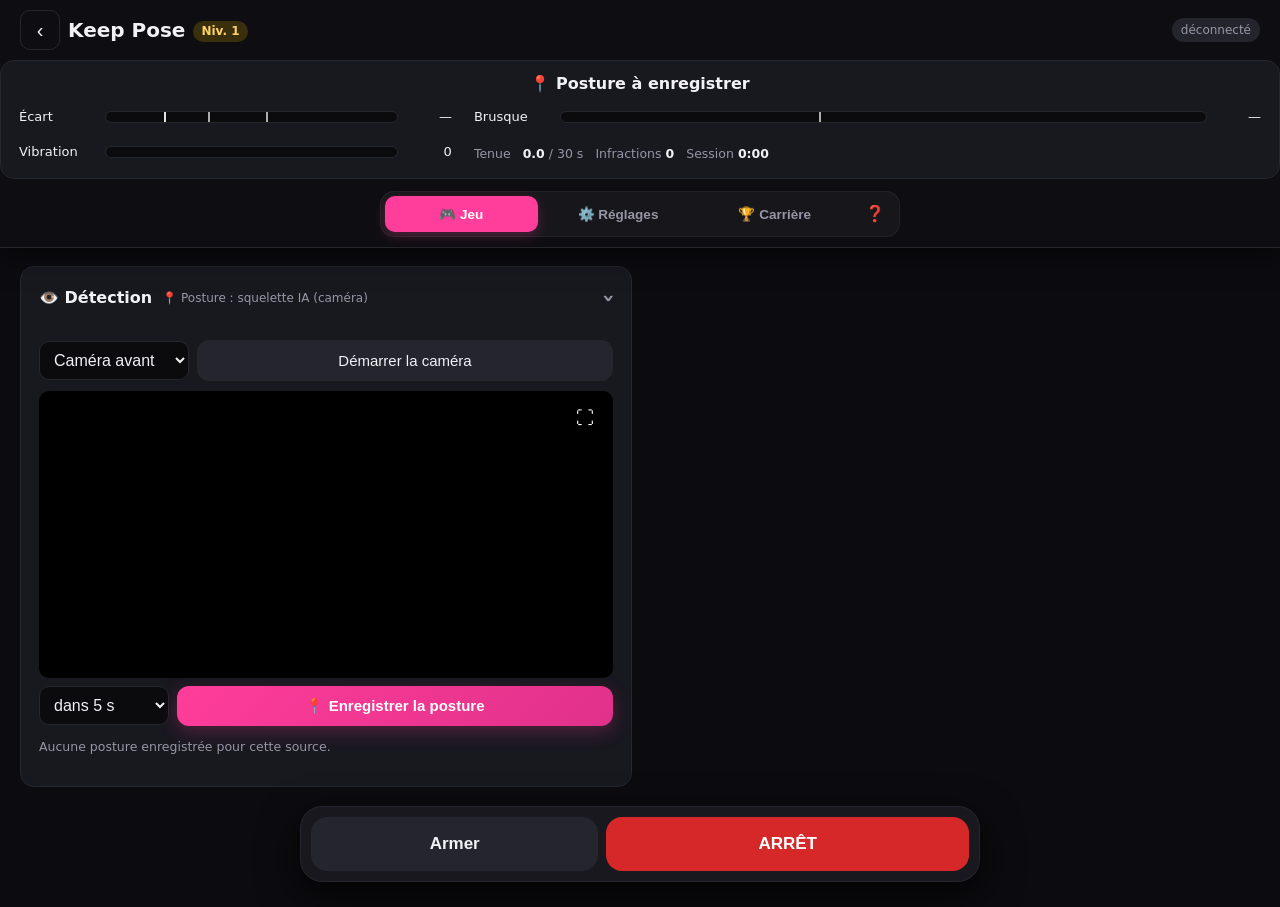
<file: motion.html>
<!DOCTYPE html>
<html lang="fr">
<head>
<meta charset="utf-8">
<meta name="viewport" content="width=device-width,initial-scale=1,viewport-fit=cover">
<meta name="theme-color" content="#0f0f13">
<title>Keep Pose</title>
<link rel="stylesheet" href="common.css">
<style>
  .camWrap{position:relative}
  .camWrap video{max-height:none}
  #poseOv{position:absolute;inset:0;width:100%;height:100%;pointer-events:none}
  #recBox{background:#132a1c;border:1px solid #1f5a33;border-radius:12px;padding:12px;margin:10px 0}
  #recBig{font-size:28px;font-weight:800;text-align:center}
  .recUnder{margin-top:8px}
  .recUnder .row{margin-top:0}
  #recBtn{flex:1}
  #repChart{width:100%;height:150px;background:var(--panel2);border-radius:8px;display:block;margin:8px 0}
  .repGrid{display:grid;grid-template-columns:1fr 1fr;gap:4px 12px;font-size:13px}
  .repGrid b{color:var(--fg)}
  #repTitle{font-size:20px;font-weight:800;text-align:center;margin:4px 0}
  #touchPad{position:relative;height:55vh;min-height:300px;border-radius:14px;background:#0b0b10;border:1px solid var(--line);touch-action:none;user-select:none;-webkit-user-select:none;overflow:hidden}
  #touchPad.full{position:fixed;inset:0;height:auto;border-radius:0;z-index:9;border:0}
  nav.actions{z-index:12}
  #touchCv{position:absolute;inset:0;width:100%;height:100%}
  #padInfo{position:absolute;left:0;right:0;top:12px;text-align:center;font-weight:700;font-size:17px;pointer-events:none}
  #padStop{position:absolute;right:12px;bottom:14px;z-index:2;background:#b3261e;color:#fff;border:0;font-weight:800;padding:12px 18px;border-radius:12px;display:none}
  #touchPad.full #padStop{display:block}
</style>
</head>
<body>
<div class="top">
  <header>
    <button id="menuBtn" class="icon" title="Menu (arrête tout)">☰</button>
    <h1>Keep Pose</h1>
    <span id="connState" class="pill">déconnecté</span>
  </header>
  <div class="dock">
    <div class="banner" id="poseBanner" style="font-size:16px">📍 Posture à enregistrer</div>
    <div class="stat"><span id="motionLbl">Écart</span><div class="meter" id="motionMeter"><div id="motionBar" class="accC"></div></div><span id="motionVal">0</span></div>
    <div class="stat" id="jerkRow"><span>Brusque</span><div class="meter" id="jerkMeter"><div id="jerkBar" class="warnC"></div></div><span id="jerkVal">0</span></div>
    <div class="stat" data-need="vib"><span>Vibration</span><div class="meter"><div id="vibBar" class="vibC"></div></div><span id="vibVal">0</span></div>
    <div class="stat" data-need="stim"><span>Shock</span><div class="meter"><div id="stimBar" class="stimC"></div></div><span id="stimVal">0</span></div>
    <div class="chips"><span id="progLbl">Tenue</span><span><b id="stillT">0.0</b><span id="goalT"></span> s</span><span>Infractions <b id="violN">0</b><span id="violMax"></span></span><span data-need="stim">Shocks <b id="pulseN">0</b></span><span>Session <b id="sessT">0:00</b></span></div>
    <div id="gDock" class="hidden"></div>
  </div>
</div>

<main>
  <details class="card hidden" id="secReport" open>
    <summary>📊 Rapport de la dernière séance</summary>
    <div class="body">
      <div id="repTitle"></div>
      <div class="repGrid" id="repGrid"></div>
      <canvas id="repChart" width="700" height="170"></canvas>
      <p class="muted">Violet : écart à la posture · orange : mouvements brusques · pointillés : tes seuils · traits rouges : infractions.</p>
    </div>
  </details>

  <details class="card" id="secGame" open></details>
  <details class="card" id="conn"></details>

  <details class="card" id="secDetect" open>
    <summary>👁️ Détection <small id="srcSum"></small></summary>
    <div class="body">
      <label class="f"><span>Source</span>
        <select id="source">
          <option value="pose" data-need="cam">📍 Posture : squelette IA (caméra)</option>
          <option value="image" data-need="cam">📍 Posture : image de référence (caméra)</option>
          <option value="tilt" data-need="gyro">📍 Posture : inclinaison du téléphone</option>
          <option value="touch">📍 Doigt (ou nez, front) sur l'écran</option>
          <option value="squat" data-need="gyro">📍 Squat / chaise au mur (téléphone en poche)</option>
          <option value="both" data-need="cam,gyro">Mouvement : caméra + gyroscope</option>
          <option value="camera" data-need="cam">Mouvement : caméra</option>
          <option value="gyro" data-need="gyro">Mouvement : gyroscope</option>
          <option value="sim">Simulation (test)</option>
        </select>
      </label>
      <div id="camPanel" data-need="cam">
        <div class="row">
          <select id="facing"><option value="user">Caméra avant</option><option value="environment">Caméra arrière</option></select>
          <button id="camBtn">Démarrer la caméra</button>
        </div>
        <div class="camWrap"><video id="video" autoplay playsinline muted></video><canvas id="poseOv"></canvas></div>
      </div>
      <div id="touchPanel">
        <div id="touchPad"><canvas id="touchCv"></canvas><div id="padInfo">Pose ton doigt dans le cercle</div><button id="padStop">ARRÊT</button></div>
        <label class="f"><span>Taille du cercle (rayon, px)</span><input id="touchR" type="number" min="25" max="250" value="70"></label>
        <label class="f"><span>Plein écran pendant la séance</span><input id="touchFull" type="checkbox" checked></label>
        <p class="muted">Garde le doigt (ou le bout du nez, le front) dans le cercle. Lever, sortir du cercle ou bouger au-delà de la tolérance = posture perdue. L'écart se mesure depuis l'endroit où tu as posé le doigt. Le compteur démarre au premier contact.</p>
      </div>
      <div id="squatPanel">
        <p class="muted">Glisse le téléphone dans la poche avant du pantalon, <b>debout dans la poche</b> (haut du téléphone vers la hanche), prends la position (chaise contre le mur, squat profond, pointe des pieds…), puis enregistre-la. La cuisse ne doit plus bouger : l'angle du téléphone mesure la profondeur, le baromètre voit si tu remontes, l'accéléromètre mesure les tremblements.</p>
        <label class="f"><span>Angle de cuisse = 100 % d'écart (°)</span><input id="sqAng" type="number" min="5" max="90" value="60"></label>
        <label class="f"><span>Remontée = 100 % d'écart (cm, baromètre)</span><input id="sqH" type="number" min="10" max="300" value="60"></label>
        <label class="f"><span>Tremblements tolérés (m/s²)</span><input id="sqTrem" type="number" min="0.1" max="10" step="0.1" value="1.2"></label>
        <p class="muted" id="sqInfo">Avec la tolérance à 16 %, cela laisse environ 10° et 10 cm.</p>
      </div>
      <div id="posePanel" class="recUnder">
        <div class="row">
          <select id="recDelay"><option value="0">tout de suite</option><option value="5" selected>dans 5 s</option><option value="10">dans 10 s</option><option value="20">dans 20 s</option></select>
          <button id="recBtn" class="primary">📍 Enregistrer la posture</button>
        </div>
        <div id="recBox" class="hidden"><div id="recBig">5</div><p class="muted" style="text-align:center;margin:4px 0 0">Mets-toi en position et ne bouge plus…</p></div>
        <p class="muted" id="poseInfo">Aucune posture enregistrée.</p>
        <label class="f"><span>Départ guidé : la posture est enregistrée à chaque armement</span><input id="autoRec" type="checkbox" checked></label>
        <label class="f"><span>Sortie du cadre plus de 1,5 s = infraction</span><input id="lostIsMove" type="checkbox"></label>
        <div id="poseOnly">
          <label class="f"><span>Modèle IA</span>
            <select id="poseModel"><option value="lite" selected>Lite (rapide)</option><option value="full">Full (plus précis, plus lourd)</option></select>
          </label>
          <label class="f"><span>Orientation du visage</span>
            <select id="faceMode"><option value="none" selected>Ne pas vérifier</option><option value="to">Regarder la caméra</option><option value="away">Visage détourné de la caméra (coin)</option></select>
          </label>
        </div>
        <p class="muted" id="poseHelp"></p>
      </div>
      <div id="motionCamOpts" data-need="cam">
        <label class="f"><span>Seuil de bruit (pixels)</span><input id="pixThr" type="range" min="5" max="80" value="25"></label>
        <label class="f"><span>% d'image en mouvement = 100</span><input id="camMax" type="number" min="1" max="100" value="25"></label>
      </div>
      <div id="gyroPanel" data-need="gyro">
        <div class="row"><button id="gyroBtn">Activer le gyroscope</button><span class="muted">brut <b id="gyroRaw">—</b></span></div>
        <label class="f"><span>Accélération = 100 (m/s²)</span><input id="accMax" type="number" min="0.1" max="20" step="0.1" value="2.5"></label>
        <label class="f"><span>Rotation = 100 (°/s)</span><input id="rotMax" type="number" min="5" max="720" step="5" value="90"></label>
        <p class="muted">Pose ou attache le téléphone sur toi (cuisse, ventre, dos) ou sur le lit. Valeur plus basse = plus sensible.</p>
      </div>
      <div id="simWrap">
        <label class="f"><span>Écart / mouvement simulé</span><input id="simVal" type="range" min="0" max="100" value="0"></label>
        <label class="f"><span>Mouvement brusque simulé</span><input id="simJerk" type="range" min="0" max="30" value="0"></label>
      </div>
      <label class="f"><span>Lissage</span><input id="smooth" type="range" min="0" max="95" value="40"></label>
    </div>
  </details>

  <details class="card" id="secSens">
    <summary>🎚️ Sensibilité <small id="sensSum"></small></summary>
    <div class="body">
      <label class="f"><span>Tolérance aux écarts de pose</span>
        <select id="tolPreset"><option value="">Personnalisée</option><option value="24">Très souple</option><option value="20">Souple</option><option value="16">Normale</option><option value="12">Stricte</option><option value="8">Très stricte</option></select>
      </label>
      <label class="f"><span>Tolérance : écart toléré (posture) ou mouvement toléré (%)</span><input id="stillThr" type="number" min="0" max="100" value="16"></label>
      <label class="f"><span>Écart soutenu avant infraction (ms)</span><input id="moveHold" type="number" min="0" max="5000" step="50" value="1000"></label>
      <div id="sensPose">
        <label class="f"><span>Sensibilité aux mouvements brusques</span>
          <select id="jerkPreset"><option value="">Personnalisée</option><option value="8">Très faible</option><option value="6">Faible</option><option value="4">Normale</option><option value="3">Élevée</option><option value="2">Très élevée</option></select>
        </label>
        <label class="f"><span>Seuil de mouvement brusque (%)</span><input id="jerkThr" type="number" min="0.5" max="30" step="0.5" value="4"></label>
        <label class="f"><span>Poids des poignets dans l'écart (0–1)</span><input id="wristW" type="number" min="0" max="1" step="0.05" value="0.7"></label>
        <p class="muted">L'écart compare la place de chaque articulation par rapport au centre de ton corps (hanches), rapportée à la taille de ton buste, et ajoute le déplacement du corps entier. Un mouvement brusque compte tout de suite s'il dépasse 2,5 × le seuil, sinon s'il dure plus de 0,9 s.</p>
      </div>
    </div>
  </details>

  <details class="card" id="secGoal">
    <summary>🎯 Objectif & pénalités <small id="goalSum"></small></summary>
    <div class="body">
      <label class="f"><span>Type d'objectif</span>
        <select id="goalType"><option value="hold" selected>Temps de posture tenue (selon l'option « posture perdue »)</option><option value="timer">Minuteur : rester en pose jusqu'au bout</option></select>
      </label>
      <label class="f"><span>Durée à atteindre (s, 0 = aucune)</span><input id="holdGoal" type="number" min="0" max="7200" step="5" value="0"></label>
      <label class="f"><span>Durée aléatoire et cachée</span><input id="randomGoal" type="checkbox"></label>
      <label class="f" id="goalMaxRow"><span>… jusqu'à (s)</span><input id="goalMax" type="number" min="0" max="7200" step="5" value="300"></label>
      <label class="f"><span>Pénalité à la 1re infraction : temps en plus (s)</span><input id="penaltyS" type="number" min="0" max="600" value="0"></label>
      <label class="f"><span>+ à chaque infraction suivante (s)</span><input id="penaltyInc" type="number" min="0" max="600" value="0"></label>
      <label class="f"><span>Intervalle minimal entre deux infractions (s)</span><input id="minGap" type="number" min="0" max="120" value="3"></label>
      <label class="f"><span>Infractions max avant échec (0 = illimité)</span><input id="maxViol" type="number" min="0" max="100" value="0"></label>
      <label class="f"><span>Quand l'objectif est atteint</span>
        <select id="onGoal"><option value="continue" selected>Continuer la séance</option><option value="stop">Arrêter la séance</option></select>
      </label>
      <label class="f"><span>Annonces vocales</span><input id="voice" type="checkbox" checked></label>
      <p class="muted">Infractions : écart à la posture, mouvement brusque, sortie du cadre, orientation du visage. Le partenaire peut aussi ajouter du temps depuis sa télécommande.</p>
    </div>
  </details>

  <details class="card" id="secVib" data-need="vib">
    <summary>〰️ Posture tenue → vibration</summary>
    <div class="body">
      <label class="f"><span>Vibration de base (%)</span><input id="vibBase" type="number" min="0" max="100" value="10"></label>
      <label class="f"><span>Montée progressive entre paliers</span><input id="vibRamp" type="checkbox" checked></label>
      <label class="f"><span>Quand la posture est perdue</span>
        <select id="vibOnMove">
          <option value="off" selected>Vibration coupée + compteur à zéro</option>
          <option value="reset">Compteur à zéro (vibration de base gardée)</option>
          <option value="pause">Compteur en pause (vibration de base gardée)</option>
          <option value="pauseoff">Compteur en pause + vibration coupée</option>
        </select>
      </label>
      <table id="vibTable"><thead><tr><th>Après X s tenue</th><th>Vibration %</th><th></th></tr></thead><tbody></tbody></table>
      <button id="addVib">+ Palier</button>
    </div>
  </details>

  <details class="card" id="secStim" data-need="stim">
    <summary>⚡ Posture perdue → shock</summary>
    <div class="body">
      <label class="f"><span>Shock à chaque infraction</span><input id="shockOnViol" type="checkbox" checked></label>
      <label class="f"><span>Durée d'une impulsion (ms)</span><input id="pulseMs" type="number" min="100" max="3000" step="50" value="600"></label>
      <label class="f"><span>Pause minimale entre impulsions (ms)</span><input id="cooldown" type="number" min="1000" max="30000" step="100" value="2500"></label>
      <label class="f"><span>Escalade par récidive (+%)</span><input id="escStep" type="number" min="0" max="50" value="0"></label>
      <label class="f"><span>Fenêtre de récidive (s)</span><input id="escWindow" type="number" min="1" max="120" value="15"></label>
      <table id="stimTable"><thead><tr><th>Si écart ≥</th><th>Shock %</th><th></th></tr></thead><tbody></tbody></table>
      <button id="addStim">+ Palier</button>
      <p class="muted">Tant que l'écart reste au-dessus d'un palier, un shock part après le délai « écart soutenu ». Un mouvement brusque ou une autre infraction déclenche le premier palier.</p>
    </div>
  </details>

  <details class="card" id="secLimits">
    <summary>🛡️ Limites & tests</summary>
    <div class="body">
      <label class="f" data-need="vib"><span>Plafond vibration (%)</span><input id="maxVib" type="number" min="0" max="100" value="100"></label>
      <label class="f" data-need="stim"><span>Plafond shock (%)</span><input id="maxStim" type="number" min="0" max="100" value="30"></label>
      <label class="f"><span>Arrêt auto après (min, 0 = jamais)</span><input id="sessionMax" type="number" min="0" max="240" value="30"></label>
      <div class="row"><button id="testVib" data-need="vib">Test vibration 2 s</button><button id="testStim" data-need="stim">Test shock</button></div>
      <div class="row"><button id="saveCfg">Sauvegarder</button><button id="resetCfg">Par défaut</button></div>
    </div>
  </details>

  <details class="card" id="secLog">
    <summary>📋 Journal</summary>
    <div class="body"><div id="log"></div></div>
  </details>
</main>

<nav class="actions">
  <button id="arm">Armer</button>
  <button id="estop">ARRÊT</button>
</nav>

<script src="common.js"></script>
<script src="outdoor.js"></script>
<script src="partner.js"></script>
<script src="game.js"></script>
<script>
"use strict";
/* ====================================================================
 * Capteurs
 * ==================================================================== */
const cam = new CamMotion($("video"));
let rawMotion = 0, motion = 0, jerk = 0;

$("camBtn").onclick = async () => {
  if (cam.on) { cam.stop(); $("camBtn").textContent = "Démarrer la caméra"; return; }
  try { await cam.start($("facing").value); $("camBtn").textContent = "Arrêter la caméra"; log("Caméra démarrée."); }
  catch (e) { log("Caméra indisponible : " + e.message); }
};
$("facing").onchange = () => { if (cam.on) { cam.stop(); $("camBtn").onclick(); } };
$("gyroBtn").onclick = async () => {
  if (Gyro.on) { Gyro.stop(); $("gyroBtn").textContent = "Activer le gyroscope"; return; }
  try { await Gyro.start(); $("gyroBtn").textContent = "Désactiver le gyroscope"; log("Gyroscope activé."); }
  catch (e) { log(e.message); }
};
const isAIPose = () => $("source").value === "pose";
const hasJerk = () => isAIPose() || $("source").value === "sim" || $("source").value === "squat";
function updateSourceUI(){
  const s = $("source").value;
  $("srcSum").textContent = $("source").options[$("source").selectedIndex].text;
  $("camPanel").classList.toggle("hidden", !Equip.cam || !(s === "camera" || s === "both" || s === "pose" || s === "image"));
  $("gyroPanel").classList.toggle("hidden", !Equip.gyro || !(s === "gyro" || s === "both" || s === "tilt" || s === "squat"));
  $("posePanel").classList.toggle("hidden", !isPosture() || s === "touch");
  $("touchPanel").classList.toggle("hidden", s !== "touch");
  $("squatPanel").classList.toggle("hidden", s !== "squat");
  if (s === "squat") startSquatSensors();
  $("poseOnly").classList.toggle("hidden", s !== "pose");
  $("sensPose").classList.toggle("hidden", !hasJerk());
  $("jerkRow").classList.toggle("hidden", !hasJerk());
  $("motionCamOpts").classList.toggle("hidden", !Equip.cam || !(s === "camera" || s === "both"));
  if (s === "pose") Pose.load();
  poseInfo();
  $("simWrap").classList.toggle("hidden", s !== "sim");
}
$("source").onchange = updateSourceUI;
$("poseModel").onchange = () => { Pose.reset(); if (isAIPose()) Pose.load(); };

function sampleMotion(dt){
  const s = $("source").value;
  if (s === "sim") { rawMotion = num("simVal"); jerk = num("simJerk") / 100; poseLost = false; faceScore = 1; return; }
  if (isPosture()) {
    const raw = measure();
    recordStep(raw);
    if (s === "squat") {
      const tr = Gyro.tremor();
      if (tr != null) { trem = trem * 0.6 + tr * 0.4; jerk = trem / Math.max(0.05, num("sqTrem")) * num("jerkThr") / 100; }   // même échelle que « brusque »
    }
    if (s === "pose") {
      const m = PoseMetrics.update(raw, refOk() ? ref.data : null, dt);
      poseLost = !m; jerk = m ? m.jerk : 0;
      if (m) rawMotion = m.drift * 100;
      faceScore = raw ? (raw[0][2] + raw[2][2] + raw[5][2]) / 3 : null;
      return;
    }
    const d = deviation(raw, refOk() && ref ? ref.data : null);
    poseLost = d == null;
    if (!poseLost) rawMotion = d;
    return;
  }
  poseLost = false;
  const vals = [];
  if (s === "camera" || s === "both") { const m = cam.sample(num("pixThr")); if (m != null) vals.push(clamp(m / Math.max(1, num("camMax")) * 100, 0, 100)); }
  if (s === "gyro" || s === "both") { const g = Gyro.sample(num("accMax"), num("rotMax")); if (g != null) { vals.push(g); $("gyroRaw").textContent = g.toFixed(0); } }
  rawMotion = vals.length ? Math.max(...vals) : 0;
}

/* ====================================================================
 * Keep Pose : posture de référence et écart
 *  - squelette IA (MediaPipe Pose, intégré à l'application)
 *  - image de référence (sans IA : différence avec une photo de la posture)
 *  - inclinaison du téléphone (angle par rapport à l'orientation enregistrée)
 * Écart 0–100 % : 0 = posture identique.
 * ==================================================================== */
const POSTURE = ["pose", "image", "tilt", "touch", "squat"];
let trem = 0;
/* ---- Doigt sur l'écran ---- */
const Touch = { down: false, started: false, x: 0, y: 0, ax: 0, ay: 0, id: null };
(() => {
  const pad = $("touchPad"), pos = e => { const r = pad.getBoundingClientRect(); return [e.clientX - r.left, e.clientY - r.top]; };
  pad.addEventListener("pointerdown", e => {
    if (e.target.id === "padStop") return;
    if (Touch.down && Touch.id !== e.pointerId) return;
    e.preventDefault(); try { pad.setPointerCapture(e.pointerId); } catch {}
    const [x, y] = pos(e); Object.assign(Touch, { down: true, started: true, x, y, ax: x, ay: y, id: e.pointerId });
  });
  pad.addEventListener("pointermove", e => { if (Touch.down && e.pointerId === Touch.id) { const [x, y] = pos(e); Touch.x = x; Touch.y = y; } });
  const up = e => { if (e.pointerId === Touch.id) { Touch.down = false; Touch.id = null; } };
  pad.addEventListener("pointerup", up); pad.addEventListener("pointercancel", up); pad.addEventListener("lostpointercapture", up);
  pad.addEventListener("contextmenu", e => e.preventDefault());
  $("padStop").onclick = () => emergencyStop();
})();
function touchDev(){
  if (!Touch.started) return null;
  if (!Touch.down) return 100;
  const pad = $("touchPad"), cx = pad.clientWidth / 2, cy = pad.clientHeight / 2, R = num("touchR");
  if (Math.hypot(Touch.x - cx, Touch.y - cy) > R) return 100;
  return clamp(Math.hypot(Touch.x - Touch.ax, Touch.y - Touch.ay) / R * 100, 0, 100);
}
function drawTouch(){
  const pad = $("touchPad"), cv = $("touchCv"); if ($("source").value !== "touch") return;
  pad.classList.toggle("full", App.armed && $("touchFull").checked);
  const W = pad.clientWidth, H = pad.clientHeight; if (!W) return;
  if (cv.width !== W || cv.height !== H) { cv.width = W; cv.height = H; }
  const x = cv.getContext("2d"), R = num("touchR"), held = Touch.down && motion < num("stillThr");
  x.clearRect(0, 0, W, H);
  x.lineWidth = 6; x.strokeStyle = !Touch.started ? "#4cc9f0" : held ? "#52d273" : "#ff6b6b";
  x.fillStyle = held ? "#52d27322" : "#ffffff08";
  x.beginPath(); x.arc(W / 2, H / 2, R, 0, 7); x.fill(); x.stroke();
  x.lineWidth = 1; x.strokeStyle = "#ffffff33"; x.beginPath(); x.arc(W / 2, H / 2, R * 0.25, 0, 7); x.stroke();
  if (Touch.down) { x.fillStyle = "#ffffffaa"; x.beginPath(); x.arc(Touch.x, Touch.y, 10, 0, 7); x.fill(); }
  const left = goalTarget() || (Game.run ? Game.target("goal") : 0);
  $("padInfo").textContent = !Touch.started ? "Pose ton doigt dans le cercle" : !Touch.down ? "⚠️ Remets ton doigt !" : held ? `✅ Tiens bon · ${progressVal().toFixed(0)}${left ? " / " + (goalHidden ? "??" : left) : ""} s` : "⚠️ Ne bouge pas !";
}
/* ---- Squat : inclinaison de la cuisse + baromètre + tremblements ---- */
function startSquatSensors(){
  if (!Gyro.on) Gyro.start().then(() => log("Accéléromètre activé.")).catch(e => log(e.message));
  if (Sensors.native) Sensors.start({ accel: false, gps: false, mic: false, baro: true });
}
const isPosture = () => POSTURE.includes($("source").value);
const BONES = [[11,12],[11,13],[13,15],[12,14],[14,16],[11,23],[12,24],[23,24],[23,25],[25,27],[24,26],[26,28]];
let ref = store.get("keepPoseRef", null);   // { src, data, at }
let poseLost = true, curPose = null, recording = null, faceScore = null;

const Pose = {
  lm: null, state: "off", model: null,
  reset(){ try { if (this.lm) this.lm.close(); } catch {} this.lm = null; this.state = "off"; },
  async load(){
    if (this.state !== "off") return;
    const want = $("poseModel").value;
    this.state = "loading"; $("poseHelp").textContent = "Chargement de la reconnaissance de posture…";
    try {
      const vision = await import("./mp/vision_bundle.js");
      const files = await vision.FilesetResolver.forVisionTasks(new URL("mp/wasm", location.href).href);
      const make = m => vision.PoseLandmarker.createFromOptions(files, {
        baseOptions: { modelAssetPath: new URL(`mp/pose_landmarker_${m}.task`, location.href).href, delegate: "CPU" },
        runningMode: "VIDEO", numPoses: 1,
      });
      try { this.lm = await make(want); this.model = want; }
      catch (e) { if (want === "lite") throw e; log("⚠ Modèle Full absent : modèle Lite utilisé."); this.lm = await make("lite"); this.model = "lite"; }
      this.state = "ready"; log(`Reconnaissance de posture prête (${this.model}).`); $("poseHelp").textContent = "";
    } catch (e) {
      this.state = "error";
      log("⚠ Reconnaissance de posture indisponible (" + e.message + ").");
      $("poseHelp").textContent = "⚠ Le modèle IA n'est pas disponible dans cette version : choisis « image de référence ».";
    }
  },
  detect(v){
    if (this.state !== "ready" || !cam.on || v.readyState < 2) return null;
    try { const r = this.lm.detectForVideo(v, performance.now()); return r.landmarks && r.landmarks[0] ? r.landmarks[0] : null; }
    catch { return null; }
  }
};

/* Filtre « One Euro » : lisse le squelette au repos sans retarder les vrais mouvements */
const OneEuro = {
  f: {}, last: 0, minCut: 1.0, beta: 0.6, dCut: 1.0,
  a: (cut, dt) => { const r = 2 * Math.PI * cut * dt; return r / (r + 1); },
  reset(){ this.f = {}; this.last = 0; },
  apply(P){
    const t = performance.now() / 1000, dt = this.last ? clamp(t - this.last, 1 / 60, 0.5) : 0; this.last = t;
    if (!dt || t - this.lastSeen > 1.2) this.f = {};
    this.lastSeen = t;
    return P.map((p, i) => {
      const o = [p.x, p.y, p.visibility ?? 1];
      for (let k = 0; k < 2; k++) {
        const key = i * 2 + k, s = this.f[key];
        if (!s || !dt) { this.f[key] = { x: o[k], dx: 0 }; continue; }
        const dx = (o[k] - s.x) / dt, edx = s.dx + this.a(this.dCut, dt) * (dx - s.dx);
        const cut = this.minCut + this.beta * Math.abs(edx);
        s.x = s.x + this.a(cut, dt) * (o[k] - s.x); s.dx = edx; o[k] = s.x;
      }
      return o;
    });
  },
};

/* ---------------------------------------------------------------------
 * Mesure de posture « centrée sur le corps » (squelette IA)
 *  - écart : position de chaque articulation par rapport au centre du corps,
 *    rapportée à la taille du buste de la posture enregistrée, + déplacement
 *    global du corps ; score = max(moyenne, 2e plus grand écart)
 *  - brusque : la même mesure entre deux images successives (vitesse)
 * --------------------------------------------------------------------- */
const TRK = [11, 12, 13, 14, 15, 16, 23, 24, 25, 26, 27, 28];
const PoseMetrics = {
  prev: null, prevC: null,
  reset(){ this.prev = null; this.prevC = null; },
  frame(P){
    const v = $("video"), ar = v.videoWidth && v.videoHeight ? v.videoWidth / v.videoHeight : 4 / 3;
    const ok = i => P[i][2] > 0.5, pt = i => [P[i][0] * ar, P[i][1]];
    const mid = (a, b) => [(pt(a)[0] + pt(b)[0]) / 2, (pt(a)[1] + pt(b)[1]) / 2];
    const d = (a, b) => Math.hypot(a[0] - b[0], a[1] - b[1]);
    const c = ok(23) && ok(24) ? mid(23, 24) : ok(11) && ok(12) ? mid(11, 12) : null;
    if (!c) return null;
    const cand = [];
    if (ok(11) && ok(12)) cand.push(d(pt(11), pt(12)));
    if (ok(23) && ok(24)) cand.push(d(pt(23), pt(24)));
    if (ok(11) && ok(12) && ok(23) && ok(24)) cand.push(d(mid(11, 12), mid(23, 24)));
    const scale = Math.max(0, ...cand.filter(x => x > 0.01)) || 0.3;
    const pts = {}; for (const i of TRK) if (ok(i)) pts[i] = pt(i);
    return { c, scale, pts };
  },
  score(A, B, cA, cB, s, wristW){
    const v = [];
    for (const i of TRK) {
      if (!A[i] || !B[i]) continue;
      const w = i === 15 || i === 16 ? wristW : 1;
      v.push(Math.hypot((A[i][0] - cA[0]) - (B[i][0] - cB[0]), (A[i][1] - cA[1]) - (B[i][1] - cB[1])) / s * w);
    }
    if (v.length < 6) return null;                  // trop peu d'articulations visibles des deux côtés
    v.sort((a, b) => a - b);
    const mean = v.reduce((a, b) => a + b, 0) / v.length;
    return Math.max(mean, v[v.length - 2]);
  },
  /* → { drift, jerk } (0–1+) ou null si posture introuvable */
  update(raw, refData, dt){
    if (!raw || !refData) { this.reset(); return null; }
    const cur = this.frame(raw), R = this.frame(refData);
    if (!cur || !R) { this.reset(); return null; }
    const wristW = clamp(num("wristW"), 0, 1);
    const shape = this.score(cur.pts, R.pts, cur.c, R.c, R.scale, wristW);
    if (shape == null) { this.reset(); return null; }
    const global = Math.hypot(cur.c[0] - R.c[0], cur.c[1] - R.c[1]) / R.scale;
    const drift = Math.max(0, Math.max(shape, global) - 0.025);
    let jerkV = 0;
    if (this.prev && dt > 0) {
      const sh = this.score(cur.pts, this.prev.pts, cur.c, this.prev.c, R.scale, 1) || 0;
      const gl = Math.hypot(cur.c[0] - this.prev.c[0], cur.c[1] - this.prev.c[1]) / R.scale;
      jerkV = Math.max(0, Math.max(sh, gl) * (1 / 15) / dt - 0.015);   // ramené à une image à 15 i/s
    }
    this.prev = cur;
    return { drift, jerk: jerkV };
  },
};

/* Image réduite en niveaux de gris, centrée (compense les variations de luminosité) */
const IW = 64, IH = 48, icv = document.createElement("canvas"); icv.width = IW; icv.height = IH;
const ictx = icv.getContext("2d", { willReadFrequently: true });
function grabImage(){
  const v = $("video"); if (!cam.on || v.readyState < 2) return null;
  ictx.filter = "blur(1px)"; ictx.drawImage(v, 0, 0, IW, IH);
  const d = ictx.getImageData(0, 0, IW, IH).data, g = new Float32Array(IW * IH); let m = 0;
  for (let i = 0, p = 0; i < d.length; i += 4, p++) { g[p] = d[i] * 0.3 + d[i + 1] * 0.59 + d[i + 2] * 0.11; m += g[p]; }
  m /= g.length; for (let i = 0; i < g.length; i++) g[i] -= m;
  return Array.from(g, x => Math.round(x));
}

/* Mesure brute de la posture selon la source (null si introuvable) */
function measure(){
  const s = $("source").value;
  if (s === "pose") { curPose = Pose.detect($("video")); return curPose ? OneEuro.apply(curPose) : (OneEuro.reset(), null); }
  if (s === "image") return grabImage();
  if (s === "tilt") return Gyro.tilt();
  if (s === "touch") return touchDev();
  if (s === "squat") { const g = Gyro.tilt(); return g ? [...g, Sensors.baroLive ? Sensors.baro : 0] : null; }
  return null;
}
function deviation(cur, r){
  if ($("source").value === "touch") return cur;
  if (!cur || !r) return null;
  const s = $("source").value;
  if (s === "image") { let d = 0; for (let i = 0; i < cur.length; i++) d += Math.abs(cur[i] - r[i]); return clamp(d / cur.length * 4, 0, 100); }
  if (s === "tilt") { const c = clamp(cur[0] * r[0] + cur[1] * r[1] + cur[2] * r[2], -1, 1); return clamp(Math.acos(c) * 180 / Math.PI / 45 * 100, 0, 100); }
  if (s === "squat") {
    const c = clamp(cur[0] * r[0] + cur[1] * r[1] + cur[2] * r[2], -1, 1), ang = Math.acos(c) * 180 / Math.PI;
    let dev = ang / Math.max(1, num("sqAng")) * 100;
    if (cur[3] > 0 && r[3] > 0) { const up = (r[3] - cur[3]) * 8.3 * 100; dev = Math.max(dev, Math.max(0, up) / Math.max(1, num("sqH")) * 100); }   // 1 hPa ≈ 8,3 m
    return clamp(dev, 0, 100);
  }
  return null;
}
const refOk = () => $("source").value === "touch" || !!(ref && ref.src === $("source").value && (ref.src !== "pose" || (Array.isArray(ref.data) && ref.data.length >= 29)));

/* Enregistrement : compte à rebours, puis moyenne sur ~1 s pour lisser */
function recordPose(delay){
  if ($("source").value === "pose" && Pose.state !== "ready") { log("La reconnaissance de posture n'est pas prête (démarre la caméra)."); return false; }
  if (($("source").value === "pose" || $("source").value === "image") && !cam.on) { log("Démarre d'abord la caméra."); return false; }
  if (($("source").value === "tilt" || $("source").value === "squat") && !Gyro.live) { log("Active d'abord le gyroscope."); return false; }
  if ($("source").value === "touch") return false;
  if (!isPosture()) { log("Choisis une source « Posture »."); return false; }
  recording = { until: Date.now() + delay * 1000, samples: [] };
  $("recBox").classList.remove("hidden");
  log(`📍 Enregistrement de la posture ${delay ? "dans " + delay + " s" : "maintenant"}…`);
  if (delay) Speak.say("Prends la pose", "take", 2000);
  return true;
}
function recordStep(raw){
  if (!recording) return;
  const t = Date.now(), left = Math.ceil((recording.until - t) / 1000);
  if (left > 0) {
    if ($("recBig").textContent !== String(left)) { $("recBig").textContent = left; beep(left <= 3 ? 880 : 660, 90); }
    return;
  }
  $("recBig").textContent = "Ne bouge plus…";
  if (raw) recording.samples.push(raw);
  if (recording.samples.length < 10 && t - recording.until < 3000) return;
  const S = recording.samples; recording = null; $("recBox").classList.add("hidden");
  if (S.length < 3) { log("⚠ Posture introuvable pendant l'enregistrement : recommence (bien visible dans le cadre)."); beep(300, 300); Speak.say("Je ne te vois pas en entier"); return; }
  // moyenne point par point
  const avg = S[0].map((x, i) => Array.isArray(x) ? x.map((_, k) => S.reduce((a, s) => a + s[i][k], 0) / S.length) : S.reduce((a, s) => a + s[i], 0) / S.length);
  if ($("source").value === "tilt" || $("source").value === "squat") { const n = Math.hypot(avg[0], avg[1], avg[2]); for (let i = 0; i < 3; i++) avg[i] /= n; }
  if ($("source").value === "squat") log(avg[3] > 0 ? `Baromètre : ${avg[3].toFixed(2)} hPa enregistrés.` : "ℹ️ Pas de baromètre : seul l'angle de la cuisse est surveillé.");
  ref = { src: $("source").value, data: avg, at: new Date().toISOString() };
  store.set("keepPoseRef", ref);
  stillTime = 0; movingSince = 0; PoseMetrics.reset(); wasStill = true;
  log("✅ Posture enregistrée : c'est elle qu'il faut tenir."); beep(1100, 250, 2);
  Speak.say(App.armed ? "Le temps a commencé. Garde ta position" : "Posture enregistrée");
  if (typeof Partner !== "undefined") Partner.send(true);
}
$("recBtn").onclick = () => recordPose(num("recDelay"));

function poseInfo(){
  $("poseInfo").textContent = !isPosture() || $("source").value === "touch" ? "" : refOk() ? "✅ Posture enregistrée le " + new Date(ref.at).toLocaleString() : "Aucune posture enregistrée pour cette source.";
  $("poseBanner").classList.toggle("hidden", !isPosture() && !App.armed);
  $("poseBanner").textContent = defeat ? "❌ Échec : " + defeat
    : goalDone && App.armed ? "🏆 Objectif atteint !"
    : !isPosture() ? (motion < num("stillThr") ? "✅ Immobile" : "⚠️ Mouvement")
    : $("source").value === "touch" ? (!Touch.started ? "👆 Pose ton doigt dans le cercle" : !Touch.down ? "⚠️ Doigt levé !" : motion < num("stillThr") ? "✅ Doigt ancré" : "⚠️ Doigt qui bouge")
    : recording ? "⏳ Enregistrement…" : !refOk() ? "📍 Posture à enregistrer" : poseLost ? "❓ Posture introuvable" : motion < num("stillThr") ? "✅ Posture tenue" : "⚠️ Posture perdue";
  $("motionLbl").textContent = isPosture() ? "Écart" : "Mouvement";
}

/* Squelette sur l'image : référence en pointillés blancs, actuel en vert (tenu) ou rouge (perdu) */
function drawPose(){
  const ov = $("poseOv"), x = ov.getContext("2d");
  if (ov.width !== ov.clientWidth || ov.height !== ov.clientHeight) { ov.width = ov.clientWidth; ov.height = ov.clientHeight; }
  x.clearRect(0, 0, ov.width, ov.height);
  const W = ov.width, H = ov.height;
  if (recording) {          // compte à rebours en grand sur l'image
    const left = Math.ceil((recording.until - Date.now()) / 1000);
    x.fillStyle = "#000a"; x.fillRect(0, H / 2 - 40, W, 80);
    x.fillStyle = "#fff"; x.font = "bold 44px system-ui"; x.textAlign = "center"; x.textBaseline = "middle";
    x.fillText(left > 0 ? String(left) : "Ne bouge plus…", W / 2, H / 2); x.textAlign = "start";
  }
  if ($("source").value !== "pose") return;
  const skel = (P, col, dash) => {
    x.strokeStyle = col; x.lineWidth = 3; x.setLineDash(dash);
    for (const [a, b] of BONES) if (P[a][2] > 0.5 && P[b][2] > 0.5) { x.beginPath(); x.moveTo(P[a][0] * W, P[a][1] * H); x.lineTo(P[b][0] * W, P[b][1] * H); x.stroke(); }
    x.setLineDash([]);
  };
  if (refOk()) skel(ref.data, "#ffffffaa", [6, 5]);
  if (curPose) skel(curPose.map(p => [p.x, p.y, p.visibility ?? 1]), !refOk() ? "#4cc9f0" : motion < num("stillThr") ? "#52d273" : "#ff6b6b", []);
}

/* ====================================================================
 * Paliers éditables
 * ==================================================================== */
const DEFAULTS = { vib: [[0, 10], [10, 25], [20, 45], [40, 70], [60, 100]], stim: [[20, 10], [35, 20], [55, 30]] };
function makeTable(id, rows){ $(id).querySelector("tbody").innerHTML = ""; rows.forEach(([a, b]) => addRow(id, a, b)); }
function addRow(id, a = 0, b = 0){
  const tb = $(id).querySelector("tbody"), tr = document.createElement("tr");
  tr.innerHTML = `<td><input type="number" min="0" value="${+a}"></td><td><input type="number" min="0" max="100" value="${+b}"></td><td><button>✕</button></td>`;
  tr.querySelector("button").onclick = () => { tr.remove(); updateMarks(); };
  tr.querySelectorAll("input").forEach(i => i.oninput = updateMarks);
  tb.appendChild(tr); updateMarks();
}
function readTable(id){
  return [...$(id).querySelectorAll("tbody tr")].map(tr => { const [a, b] = tr.querySelectorAll("input"); return [+a.value, clamp(+b.value, 0, 100)]; }).sort((x, y) => x[0] - y[0]);
}
$("addVib").onclick = () => addRow("vibTable", 0, 0);
$("addStim").onclick = () => addRow("stimTable", 50, 10);
function updateMarks(){
  const m = $("motionMeter"); m.querySelectorAll(".mark").forEach(e => e.remove());
  [num("stillThr"), ...readTable("stimTable").map(r => r[0])].forEach(x => { const s = document.createElement("div"); s.className = "mark"; s.style.left = clamp(x, 0, 100) + "%"; m.appendChild(s); });
  const j = $("jerkMeter"); j.querySelectorAll(".mark").forEach(e => e.remove());
  const k = document.createElement("div"); k.className = "mark"; k.style.left = "40%"; j.appendChild(k);    // seuil (barre pleine = 2,5 × seuil)
  const p = $("tolPreset"); p.value = [...p.options].some(o => o.value === String(num("stillThr"))) ? String(num("stillThr")) : "";
  const q = $("jerkPreset"); q.value = [...q.options].some(o => o.value === String(num("jerkThr"))) ? String(num("jerkThr")) : "";
  $("sensSum").textContent = `tolérance ${num("stillThr")} %` + (hasJerk() ? ` · brusque ${num("jerkThr")} %` : "");
}
$("stillThr").oninput = updateMarks; $("jerkThr").oninput = updateMarks;
$("tolPreset").onchange = () => { if ($("tolPreset").value && !$("stillThr").disabled) { $("stillThr").value = $("tolPreset").value; updateMarks(); } else updateMarks(); };
$("jerkPreset").onchange = () => { if ($("jerkPreset").value) $("jerkThr").value = $("jerkPreset").value; updateMarks(); };
$("randomGoal").onchange = () => $("goalMaxRow").classList.toggle("hidden", !$("randomGoal").checked);

function vibForStill(t){
  const rows = readTable("vibTable"), base = num("vibBase");
  if (!rows.length) return base;
  let lvl = base;
  for (let i = 0; i < rows.length; i++) {
    const [t0, v0] = rows[i];
    if (t < t0) {
      if ($("vibRamp").checked && i > 0) { const [tp, vp] = rows[i - 1]; return vp + (v0 - vp) * (t - tp) / Math.max(0.001, t0 - tp); }
      return lvl;
    }
    lvl = Math.max(base, v0);
  }
  return lvl;
}
function stimForMotion(m){ let lvl = 0; for (const [thr, v] of readTable("stimTable")) if (m >= thr) lvl = v; return lvl; }

/* ====================================================================
 * Séance
 * ==================================================================== */
let wasStill = false, lossSince = 0, extraS = 0, goalDone = false, defeat = null;
let stillTime = 0, timerT = 0, sessGoal = 0, goalHidden = false, movingSince = 0, lastPulseEnd = 0, pulseOffTimer = null;
let pulseCount = 0, recentPulses = [], armedAt = 0, curVib = 0, curStim = 0;
let viol = { n: 0, last: 0, counts: {} }, driftAcc = 0, jerkSince = 0, lostSince = 0, faceSince = 0, lastAnn = null;
let rep = null;          // données du rapport de séance
const VTYPES = {
  drift: ["écart de posture", "Tu as changé de pose"],
  move:  ["mouvement", "Tu as bougé"],
  jerk:  ["mouvement brusque", "Tu as bougé"],
  lost:  ["sortie du cadre", "Je ne te vois plus"],
  face:  ["orientation du visage", ""],
};

function setArmed(on){
  App.armed = on; keepAwake(on);
  $("arm").classList.toggle("armed", on); $("arm").textContent = on ? "ARMÉ" : "Armer";
  if (on) {
    armedAt = Date.now(); stillTime = 0; timerT = 0; pulseCount = 0; recentPulses = []; movingSince = 0; wasStill = false; lossSince = 0;
    extraS = 0; goalDone = false; defeat = null; viol = { n: 0, last: 0, counts: {} }; driftAcc = 0; jerkSince = 0; lostSince = 0; faceSince = 0; lastAnn = null;
    Game.start();
    // durée : fixe (ou carrière) ou aléatoire cachée
    const base = num("holdGoal"), mx = num("goalMax");
    goalHidden = !Game.run && $("randomGoal").checked && mx > base;
    sessGoal = goalHidden ? Math.round((base + Math.random() * (mx - base)) / 5) * 5 : base;
    rep = { t0: armedAt, goal0: Game.run ? Game.target("goal") : sessGoal, hist: [], viol: [], src: $("source").value, type: $("goalType").value };
    log("Session armée." + (goalHidden ? " Durée tirée au hasard, révélée à la fin." : ""));
    Touch.started = Touch.down; trem = 0;
    if (isPosture() && $("source").value !== "touch" && $("autoRec").checked) { if (!recordPose(num("recDelay") || 5)) Speak.say("Prends la pose"); }
    else Speak.say(isPosture() && refOk() ? "Le temps a commencé. Garde ta position" : "C'est parti");
  } else {
    Sched.cancel(pulseOffTimer); curStim = 0; curVib = 0; sendLevel("vib", 0, true); sendLevel("stim", 0, true);
    recording = null; $("recBox").classList.add("hidden");
    if (rep && !rep.result) finishReport(goalDone ? "ok" : defeat ? "fail" : "stop");
    Game.end();
  }
}
function emergencyStop(){ setArmed(false); if (App.bp.connected) App.bp.stopAll().catch(() => {}); log("⛔ ARRÊT D'URGENCE"); }

function firePulse(level){
  const dur = clamp(num("pulseMs"), 100, 3000);
  curStim = sendLevel("stim", level, true);
  pulseCount++; recentPulses.push(Date.now());
  log(`Shock ${curStim.toFixed(0)} % pendant ${dur} ms`);
  Sched.cancel(pulseOffTimer);
  pulseOffTimer = Sched.after(dur, () => { curStim = sendLevel("stim", 0, true); lastPulseEnd = Date.now(); });
  lastPulseEnd = Date.now() + dur;
}
function escalatedShock(base){
  const t = Date.now(), win = num("escWindow") * 1000;
  recentPulses = recentPulses.filter(x => t - x < win);
  return base + recentPulses.length * num("escStep");
}

/* Objectif : base + pénalités + temps ajouté par le partenaire */
const goalTarget = () => (App.armed ? sessGoal : num("holdGoal")) > 0 ? (App.armed ? sessGoal : num("holdGoal")) + extraS : 0;
const progressVal = () => $("goalType").value === "timer" ? timerT : stillTime;
function addTime(sec, why){
  sec = Math.round(+sec || 0); if (sec <= 0 || !App.armed) return;
  extraS += sec; Game.addGoal(sec);
  log(`⏱️ +${sec} s (${why}) — objectif ${goalHidden ? "caché" : (goalTarget() || Game.target("goal")) + " s"}.`);
  beep(330, 160); Speak.say(`Plus ${sec} secondes`, "add", 1500);
  if (typeof Partner !== "undefined") Partner.send(true);
}
function goalReached(){
  if (goalDone) return; goalDone = true;
  if (rep) rep.okAt = Date.now();
  if (!Game.run || Game.run.reached) {
    const g = Game.run ? Game.target("goal") : goalTarget();
    toast("🏆 Victoire !", `${g} s ${$("goalType").value === "timer" ? "en pose" : "de posture tenue"}`, "var(--ok)");
    log(`🏆 Objectif atteint : ${g} s.`); beep(1320, 120, 3);
    if (!Game.run) Speak.say("Victoire ! Le temps est écoulé");
  }
  if ($("onGoal").value === "stop") Sched.after(1500, () => { if (App.armed) { log("Séance arrêtée : objectif atteint."); setArmed(false); } });
  if (typeof Partner !== "undefined") Partner.send(true);
}
function lose(why){
  if (defeat || goalDone) return;
  defeat = why; log("❌ Échec : " + why); Speak.say("Échec. Tu n'as pas réussi"); beep(220, 500);
  Sched.after(1200, () => { if (App.armed) setArmed(false); });
}

/* Une infraction : vie (carrière), pénalité croissante, shock, voix, échec au-delà du maximum */
function violation(type){
  const t = Date.now();
  if (!App.armed || goalDone || defeat || t - viol.last < num("minGap") * 1000) return;
  viol.last = t; viol.n++; viol.counts[type] = (viol.counts[type] || 0) + 1;
  if (rep) rep.viol.push([t - rep.t0, type]);
  const [label, say] = type === "jerk" && $("source").value === "squat" ? ["tremblements", "Tes jambes tremblent"] : VTYPES[type];
  log(`🚫 Infraction ${viol.n} : ${label}.`); beep(330, 200);
  const sayFace = type === "face" ? ($("faceMode").value === "to" ? "Regarde la caméra" : "Tu as regardé la caméra") : say;
  const pen = num("penaltyS") > 0 || num("penaltyInc") > 0 ? num("penaltyS") + (viol.n - 1) * num("penaltyInc") : 0;
  if (!pen) Speak.say(sayFace, "viol", 2500);
  if (pen > 0) { Speak.say(sayFace, "viol", 2500); addTime(pen, "pénalité : " + label); }
  if (Equip.stim && $("shockOnViol").checked && curStim === 0 && t - lastPulseEnd >= Math.max(1000, num("cooldown"))) {
    const rows = readTable("stimTable"), lvl = escalatedShock(Math.max(stimForMotion(motion), rows.length ? rows[0][1] : 10));
    if (lvl > 0) { firePulse(lvl); movingSince = 0; }
  }
  const had = !!Game.run;
  if (had) { Game.loseLife(); if (!Game.run) return lose("plus de vies"); }
  else if (num("maxViol") > 0 && viol.n >= num("maxViol")) return lose(`${viol.n} infractions`);
  if (typeof Partner !== "undefined") Partner.send(true);
}

/* Annonces vocales du temps restant (minuteur ou tenue) */
function announce(){
  const tg = Game.run ? Game.target("goal") : goalTarget();
  if (!tg || goalHidden || goalDone) return;
  const left = Math.ceil(tg - progressVal());
  const marks = [600, 300, 240, 180, 120, 60, 30, 10];
  const m = marks.find(x => left <= x && left > x - 2);
  if (m && lastAnn !== m) {
    lastAnn = m;
    Speak.say(m >= 60 ? `Encore ${m / 60} minute${m >= 120 ? "s" : ""}` : `Encore ${m} secondes`, "left", 1500);
  }
}

/* Rapport de séance */
function finishReport(result){
  rep.result = result; rep.t1 = Date.now();
  rep.goal = Game.run ? Game.target("goal") : goalTarget(); rep.extra = extraS; rep.prog = progressVal(); rep.counts = { ...viol.counts }; rep.n = viol.n; rep.shocks = pulseCount;
  rep.why = defeat;
  const sec = $("secReport"); sec.classList.remove("hidden"); sec.open = true;
  const T = { ok: "🏆 Victoire", fail: "❌ Échec", stop: "⏹️ Séance interrompue" };
  $("repTitle").textContent = T[result] + (rep.why ? " — " + rep.why : "");
  const fm = s => Math.floor(s / 60) + ":" + String(Math.floor(s % 60)).padStart(2, "0");
  const cnt = Object.entries(rep.counts).map(([k, v]) => `${VTYPES[k][0]} ×${v}`).join(", ") || "aucune";
  $("repGrid").innerHTML = [
    ["Durée prévue", rep.goal0 ? fm(rep.goal0) + (rep.goal0 && rep.goal !== rep.goal0 ? ` → ${fm(rep.goal)}` : "") : "—"],
    ["Durée réelle", fm((rep.t1 - rep.t0) / 1000)],
    [rep.type === "timer" ? "Temps en pose" : "Tenue", fm(rep.prog)],
    ["Temps ajouté", "+" + rep.extra + " s"],
    ["Infractions", rep.n + (rep.n ? ` (${cnt})` : "")],
    ["Shocks", rep.shocks],
  ].map(([a, b]) => `<span class="muted">${a}</span><b>${b}</b>`).join("");
  drawReport();
}
function drawReport(){
  const cv = $("repChart"), x = cv.getContext("2d"), W = cv.width, H = cv.height;
  x.clearRect(0, 0, W, H);
  if (!rep || !rep.hist.length) return;
  const T = Math.max(1, (rep.t1 || Date.now()) - rep.t0), X = t => t / T * (W - 10) + 5;
  const maxY = Math.max(40, num("stillThr") * 2, ...rep.hist.map(h => h[1])), Y = v => H - 8 - v / maxY * (H - 16);
  x.setLineDash([5, 4]); x.lineWidth = 1;
  x.strokeStyle = "#c77dff88"; x.beginPath(); x.moveTo(0, Y(num("stillThr"))); x.lineTo(W, Y(num("stillThr"))); x.stroke();
  x.strokeStyle = "#ffb70388"; x.beginPath(); x.moveTo(0, Y(num("jerkThr"))); x.lineTo(W, Y(num("jerkThr"))); x.stroke();
  x.setLineDash([]);
  const line = (k, col) => { x.strokeStyle = col; x.lineWidth = 2; x.beginPath(); let st = false;
    for (const h of rep.hist) { if (h[k] == null) { st = false; continue; } const px = X(h[0]), py = Y(Math.min(maxY, h[k])); st ? x.lineTo(px, py) : x.moveTo(px, py); st = true; } x.stroke(); };
  line(1, "#c77dff"); line(2, "#ffb703");
  x.strokeStyle = "#ff6b6b"; x.lineWidth = 2;
  for (const [t] of rep.viol) { x.beginPath(); x.moveTo(X(t), 0); x.lineTo(X(t), H); x.stroke(); }
  if (rep.okAt) { x.strokeStyle = "#52d273"; x.beginPath(); x.moveTo(X(rep.okAt - rep.t0), 0); x.lineTo(X(rep.okAt - rep.t0), H); x.stroke(); }
}

/* ====================================================================
 * Moteur (100 ms)
 * ==================================================================== */
let lastTick = performance.now(), lastHist = 0;
function tick(){
  const now = performance.now(), dt = Math.min(0.5, (now - lastTick) / 1000); lastTick = now;
  sampleMotion(dt);
  const a = num("smooth") / 100;
  motion = a * motion + (1 - a) * rawMotion;

  const stillThr = num("stillThr"), jThr = num("jerkThr") / 100;
  const stimRows = readTable("stimTable");
  const moveThr = stimRows.length ? Math.max(stimRows[0][0], stillThr) : Infinity;   // jamais de shock dans la tolérance
  // posture : pas de référence ou posture introuvable → ni récompense ni shock
  const noRef = isPosture() && !refOk();
  const unknown = noRef || (isPosture() && poseLost) || !!recording;
  const jerking = hasJerk() && !unknown && jerk > jThr;
  const isStill = !unknown && motion < stillThr && !jerking, isMoving = !unknown && motion >= moveThr;

  if (App.armed && !App.suspended && !defeat) {
    const t = Date.now();
    // --- infractions
    if (!unknown) {
      if (hasJerk()) {
        // écart cumulé (avec hystérésis et décroissance) au-delà du délai « écart soutenu »
        if (motion > stillThr) driftAcc += dt * 1000;
        else if (motion < stillThr * 0.85) driftAcc = 0;
        else driftAcc = Math.max(0, driftAcc - dt * 500);
        if (driftAcc > Math.max(150, num("moveHold"))) { driftAcc = 0; violation("drift"); }
        // mouvement brusque : immédiat au-delà de 2,5 × le seuil, sinon après 0,9 s
        if (jerk >= jThr * 2.5) { jerkSince = 0; violation("jerk"); }
        else if (jerk > jThr) { if (!jerkSince) jerkSince = t; else if (t - jerkSince > 900) { jerkSince = 0; violation("jerk"); } }
        else jerkSince = 0;
      } else {
        // autres sources : posture perdue quand l'écart dure plus que le délai
        if (isStill) { wasStill = true; lossSince = 0; }
        else if (wasStill) {
          if (!lossSince) lossSince = t;
          if (t - lossSince >= Math.max(150, num("moveHold"))) { wasStill = false; lossSince = 0; violation(isPosture() ? "drift" : "move"); }
        }
      }
      lostSince = 0;
    } else { lossSince = 0; driftAcc = 0; }
    // sortie du cadre
    if (isPosture() && refOk() && poseLost && !recording && $("lostIsMove").checked) {
      if (!lostSince) lostSince = t; else if (t - lostSince > 1500) { lostSince = t; violation("lost"); }
    }
    // orientation du visage (points du visage du squelette)
    const fm = $("faceMode").value;
    if (isAIPose() && fm !== "none" && !unknown && faceScore != null) {
      const fail = fm === "to" ? faceScore < 0.5 : faceScore > 0.65;
      if (!fail) faceSince = 0; else if (!faceSince) faceSince = t; else if (t - faceSince > 1000) { faceSince = 0; violation("face"); }
    } else faceSince = 0;

    // --- tenue, minuteur, vibration
    if (isStill && Game.run) Game.xp(dt);
    const vm = $("vibOnMove").value, pausing = vm === "pause" || vm === "pauseoff";
    if (isStill) stillTime += dt;
    else if (!pausing && !unknown) stillTime = 0;
    if (!unknown && !recording) timerT += dt;
    let targetVib = vibForStill(stillTime);
    if (!isStill && (vm === "off" || vm === "pauseoff")) targetVib = 0;
    if (unknown) targetVib = 0;                     // posture inconnue : pas de récompense
    curVib = sendLevel("vib", targetVib);
    if (Game.run) { Game.progress(progressVal()); if (Game.run && Game.run.reached) goalReached(); }
    else if (goalTarget() > 0 && progressVal() >= goalTarget()) goalReached();
    announce();

    // --- shock tant que l'écart reste au-dessus d'un palier
    if (isMoving) { if (!movingSince) movingSince = t; } else movingSince = 0;
    const cd = Math.max(1000, num("cooldown"));
    if (Equip.stim && movingSince && t - movingSince >= num("moveHold") && t - lastPulseEnd >= cd && curStim === 0) {
      const lvl = escalatedShock(stimForMotion(motion));
      if (lvl > 0) { firePulse(lvl); movingSince = 0; }
    }
    if (rep && t - lastHist >= 500) { lastHist = t; rep.hist.push([t - rep.t0, unknown ? null : +motion.toFixed(1), unknown || !hasJerk() ? null : +(jerk * 100).toFixed(1)]); }
    const maxMin = num("sessionMax");
    if (maxMin > 0 && t - armedAt > maxMin * 60000) { log("Durée max atteinte."); emergencyStop(); }
  }

  $("motionBar").style.width = motion + "%"; $("motionVal").textContent = unknown && isPosture() ? "—" : motion.toFixed(0);
  $("jerkBar").style.width = clamp(jerk / Math.max(0.001, jThr * 2.5) * 100, 0, 100) + "%";
  $("jerkVal").textContent = $("source").value === "squat" ? trem.toFixed(2) : unknown ? "—" : (jerk * 100).toFixed(1);
  $("jerkRow").querySelector("span").textContent = $("source").value === "squat" ? "Tremble" : "Brusque";
  if ($("source").value === "squat") $("sqInfo").textContent = `Avec la tolérance à ${num("stillThr")} %, cela laisse environ ${Math.round(num("sqAng") * num("stillThr") / 100)}° et ${Math.round(num("sqH") * num("stillThr") / 100)} cm. Baromètre : ${Sensors.baroLive ? Sensors.baro.toFixed(2) + " hPa" : "absent ou inactif"}.`;
  drawTouch();
  poseInfo(); drawPose();
  $("vibBar").style.width = curVib + "%"; $("vibVal").textContent = curVib.toFixed(0);
  $("stimBar").style.width = curStim + "%"; $("stimVal").textContent = curStim.toFixed(0);
  $("progLbl").textContent = $("goalType").value === "timer" ? "En pose" : "Tenue";
  $("stillT").textContent = progressVal().toFixed(1); $("pulseN").textContent = pulseCount;
  $("violN").textContent = viol.n;
  const vmax = Game.run ? Game.run.p.lives + 1 : num("maxViol");
  $("violMax").textContent = vmax > 0 ? " / " + vmax : "";
  const gt = Game.run ? Game.target("goal") : goalTarget();
  $("goalT").textContent = goalHidden && App.armed && !goalDone ? " / ??" + (extraS ? ` (+${extraS})` : "") : gt > 0 ? ` / ${gt}` + (extraS ? ` (+${extraS})` : "") : "";
  $("goalSum").textContent = (gt > 0 ? (goalHidden && App.armed ? "??" : gt + " s") + (extraS ? ` dont +${extraS} s` : "") : "") + ($("goalType").value === "timer" ? " · minuteur" : "");
  const s = App.armed ? Math.floor((Date.now() - armedAt) / 1000) : 0;
  $("sessT").textContent = Math.floor(s / 60) + ":" + String(s % 60).padStart(2, "0");
}

/* ====================================================================
 * Initialisation
 * ==================================================================== */
App.cap = { vib: () => num("maxVib"), stim: () => num("maxStim") };
initShell({ clientName: "BPlaysure · Keep Pose", roleLabels: { vib: "Vibration (immobilité)", stim: "Shock (posture perdue)" }, emergencyStop, onDisconnect: () => setArmed(false) });
$("arm").onclick = () => setArmed(!App.armed);
$("testVib").onclick = () => { if (!App.armed) return log("Arme la session pour tester."); sendLevel("vib", 40, true); setTimeout(() => sendLevel("vib", curVib, true), 2000); };
$("testStim").onclick = () => { if (!App.armed) return log("Arme la session pour tester."); firePulse(stimForMotion(100) || 10); };

const KEY = "motionControlCfg";
const FIELDS = ["source","facing","poseModel","faceMode","touchR","sqAng","sqH","sqTrem","pixThr","camMax","accMax","rotMax","smooth","stillThr","jerkThr","wristW","goalType","holdGoal","goalMax","penaltyS","penaltyInc","minGap","maxViol","onGoal",
  "vibBase","vibOnMove","moveHold","pulseMs","cooldown","escStep","escWindow","maxVib","maxStim","sessionMax","recDelay"];
const CHECKS = ["vibRamp", "voice", "autoRec", "lostIsMove", "randomGoal", "shockOnViol", "touchFull"];
$("saveCfg").onclick = () => Cfg.save(KEY, FIELDS, CHECKS, { vib: readTable("vibTable"), stim: readTable("stimTable") });
$("resetCfg").onclick = () => Cfg.reset(KEY);
const c = Cfg.load(KEY, FIELDS, CHECKS);
makeTable("vibTable", (c && c.vib) || DEFAULTS.vib); makeTable("stimTable", (c && c.stim) || DEFAULTS.stim);
applyEquip(); updateSourceUI(); updateMarks(); $("randomGoal").onchange();
/* Carrière : tolérance, délai, durée et pénalité suivent le niveau */
Game.init("motion", {
  apply: (p, on) => {
    ["stillThr", "moveHold", "holdGoal", "penaltyS", "tolPreset", "randomGoal", "maxViol"].forEach(id => { $(id).disabled = on; $(id).title = on ? "réglé par la carrière" : ""; });
    if (on) { $("stillThr").value = p.tol; $("moveHold").value = p.grace; $("holdGoal").value = p.goal; $("penaltyS").value = p.penalty; updateMarks(); }
  },
});
/* Aperçu et contrôle pour la télécommande */
Partner.init("motion", {
  setArmed,
  telemetry: () => ({
    main: { label: isPosture() ? "Écart" : "Mouvement", v: Math.round(motion), max: 100, unit: isPosture() ? " %" : "" },
    phase: $("poseBanner").textContent + (App.armed && !unknownNow() ? " · " + progressVal().toFixed(0) + " s" : ""),
    chips: [["Tolérance", num("stillThr") + " %"],
      [$("goalType").value === "timer" ? "En pose" : "Tenue", progressVal().toFixed(0) + (Game.run ? " / " + Game.target("goal") : goalTarget() ? " / " + (goalHidden && !goalDone ? "??" : goalTarget()) : "") + " s"],
      ["Infractions", viol.n], ...(hasJerk() ? [["Brusque", (jerk * 100).toFixed(1)]] : []),
      ...(extraS ? [["Temps ajouté", "+" + extraS + " s"]] : []), ...(Equip.stim ? [["Shocks", pulseCount]] : [])],
  }),
  actions: () => [
    ...(isPosture() ? [{ id: "rec5", label: "📍 Enregistrer la posture (5 s)" }] : []),
    ...(!App.armed ? [] : [
      { id: "add10", label: "⏱️ +10 s à tenir" }, { id: "add30", label: "⏱️ +30 s à tenir" }, { id: "add60", label: "⏱️ +60 s à tenir" },
      { id: "still10", label: "⏩ +10 s (aide)" }, { id: "still0", label: "↩️ Compteur à zéro" },
      { id: "tolMinus", label: "🎯 Tolérance −2 %" }, { id: "tolPlus", label: "🎯 Tolérance +2 %" },
      ...(Partner.can.stim ? [{ id: "pulse", label: "⚡ Shock (palier max)" }] : []),
    ]),
  ],
  doAction: id => {
    if (id === "rec5") { log("🎮 Le partenaire lance l'enregistrement de la posture."); recordPose(5); return; }
    if (!App.armed) return;
    if (id === "add10" || id === "add30" || id === "add60") addTime(+id.slice(3), "ajouté par le partenaire");
    else if (id === "still10") { if ($("goalType").value === "timer") timerT += 10; else stillTime += 10; log("🎮 +10 s (aide du partenaire)."); }
    else if (id === "still0") { stillTime = 0; timerT = 0; log("🎮 Compteur remis à zéro."); }
    else if (id === "tolMinus" || id === "tolPlus") { $("stillThr").value = clamp(num("stillThr") + (id === "tolPlus" ? 2 : -2), 0, 100); updateMarks(); log("🎮 Tolérance → " + num("stillThr") + " %"); }
    else if (id === "pulse" && Partner.can.stim && curStim === 0) firePulse(stimForMotion(100) || 10);
  },
});
function unknownNow(){ return (isPosture() && (!refOk() || poseLost)) || !!recording; }
setInterval(tick, 100);
log("Prêt. Démarre la caméra (ou le gyroscope), puis « Armer » : la posture est enregistrée au départ (départ guidé).");
</script>
</body>
</html>
</file>
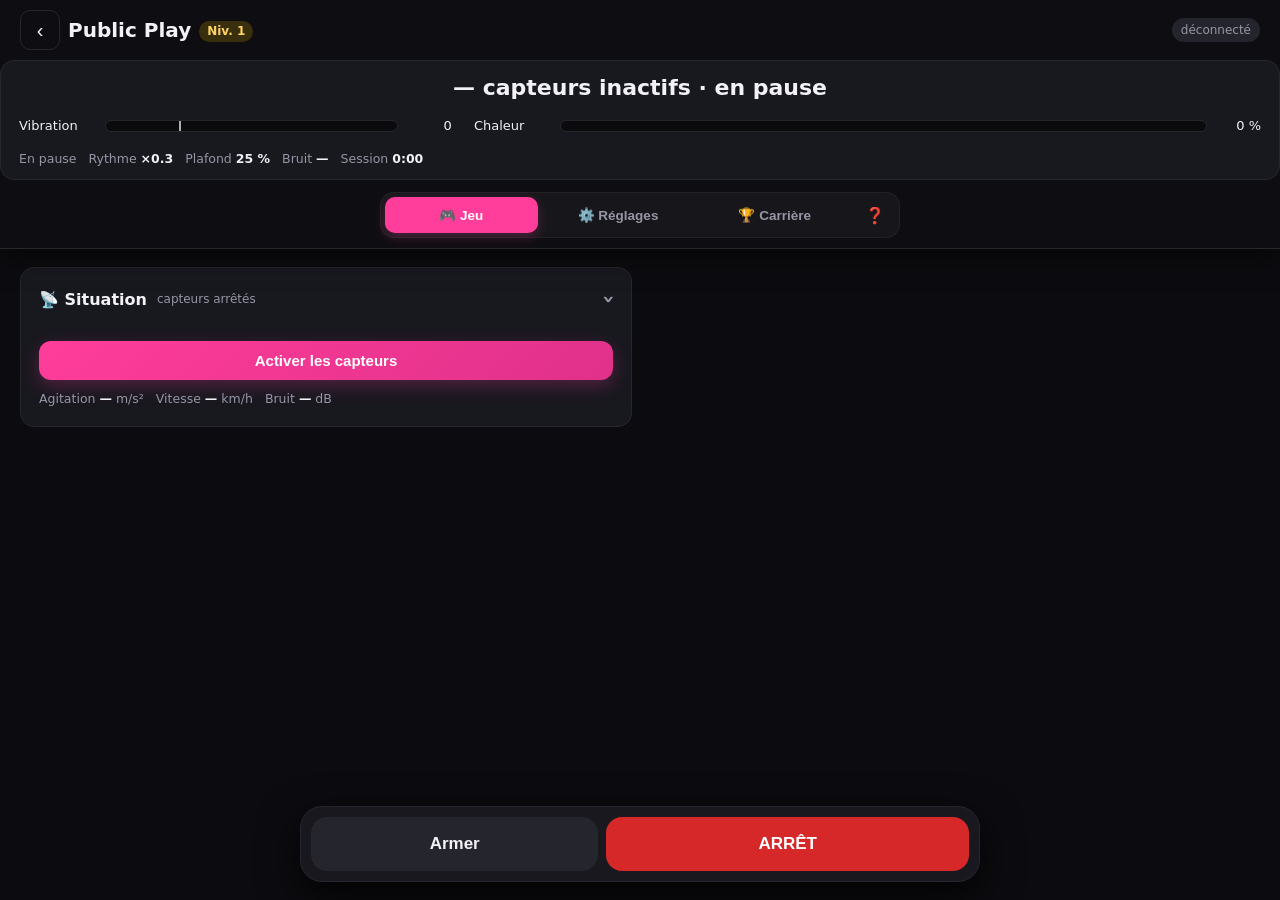
<file: public.html>
<!DOCTYPE html>
<html lang="fr">
<head>
<meta charset="utf-8">
<meta name="viewport" content="width=device-width,initial-scale=1,viewport-fit=cover">
<meta name="theme-color" content="#0f0f13">
<title>Public Play</title>
<link rel="stylesheet" href="common.css">
<style>
  .sit{display:grid;grid-template-columns:1fr auto auto auto;gap:6px 8px;align-items:center}
  .sit .h{font-size:11.5px;color:var(--mute)}
  .sit input[type=number]{width:70px}
  .code{font:600 15px ui-monospace,monospace;letter-spacing:.04em;background:#0b0b0e;border:1px solid var(--line);border-radius:10px;padding:10px;word-break:break-all;user-select:all}
  #assistBox{background:#2a2412;border:1px solid #5a4a14;border-radius:12px;padding:12px;margin:10px 0}
  #assistBox b{font-size:22px}
</style>
</head>
<body>
<div class="top">
  <header>
    <button id="menuBtn" class="icon" title="Menu (arrête tout)">☰</button>
    <h1>Public Play</h1>
    <span id="connState" class="pill">déconnecté</span>
  </header>
  <div class="dock">
    <div class="banner" id="sitBig">— capteurs inactifs</div>
    <div class="stat"><span>Vibration</span><div class="meter" id="vibMeter"><div id="vibBar" class="vibC"></div><div class="mark" id="capMark"></div></div><span id="vibVal">0</span></div>
    <div class="stat"><span>Chaleur</span><div class="meter"><div id="heatBar" class="warnC"></div></div><span id="heatVal">0 %</span></div>
    <div class="chips">
      <span id="nextInfo">En pause</span>
      <span>Rythme <b id="freqX">×1</b></span>
      <span>Plafond <b id="capVal">—</b></span>
      <span>Bruit <b id="dbVal">—</b></span>
      <span>Session <b id="sessT">0:00</b></span>
    </div>
    <div id="gDock" class="hidden"></div>
  </div>
</div>

<main>
  <details class="card" id="secGame" open></details>
  <details class="card" id="conn"></details>

  <details class="card" id="secSensors" open>
    <summary>📡 Situation <small id="sensSum">capteurs arrêtés</small></summary>
    <div class="body">
      <label class="f" data-need="gyro"><span>Mouvement (accéléromètre)</span><input id="useAcc" type="checkbox" checked></label>
      <label class="f"><span>GPS (vitesse, détecte les transports)</span><input id="useGps" type="checkbox" checked></label>
      <label class="f"><span>Micro (bruit ambiant, rien n'est enregistré)</span><input id="useMic" type="checkbox" checked></label>
      <div class="row"><button id="sensBtn" class="primary">Activer les capteurs</button></div>
      <div class="chips"><span>Agitation <b id="accVal">—</b> m/s²</span><span>Vitesse <b id="spdVal">—</b> km/h</span><span>Bruit <b id="dbVal2">—</b> dB</span></div>
      <label class="f"><span>Seuil « marche » (agitation m/s²)</span><input id="walkThr" type="number" min="0.1" max="10" step="0.1" value="1.0"></label>
      <label class="f"><span>Seuil « transport » (km/h)</span><input id="vehThr" type="number" min="5" max="80" value="15"></label>
      <p class="muted">Dans l'application, les capteurs continuent écran éteint (notification « BPlaysure actif »). Rien ne quitte le téléphone : seule la situation (immobile, marche, transport) est envoyée au partenaire, jamais ta position.</p>
    </div>
  </details>

  <details class="card" id="secDiscreet" open>
    <summary>🤫 Discrétion <small>plafond anti-bruit</small></summary>
    <div class="body">
      <label class="f"><span>Plafond en endroit calme (%)</span><input id="capQuiet" type="number" min="0" max="100" value="25"></label>
      <label class="f"><span>Adapter au bruit ambiant (micro)</span><input id="adaptive" type="checkbox" checked></label>
      <div id="adaptBox">
        <label class="f"><span>Plafond en endroit bruyant (%)</span><input id="capLoud" type="number" min="0" max="100" value="50"></label>
        <label class="f"><span>« Calme » en dessous de (dB)</span><input id="dbQuiet" type="number" min="-100" max="0" value="-55"></label>
        <label class="f"><span>« Bruyant » au-dessus de (dB)</span><input id="dbLoud" type="number" min="-100" max="0" value="-30"></label>
        <p class="muted">Le niveau sonore est relatif (0 dB = saturation du micro). Regarde la valeur « Bruit » chez toi au calme puis dehors pour régler ces deux seuils.</p>
      </div>
      <label class="f"><span>Motifs doux uniquement (plus silencieux)</span><input id="softOnly" type="checkbox" checked></label>
      <div class="row"><button id="assistBtn">🎧 Trouver ma limite d'audibilité</button></div>
      <div id="assistBox" class="hidden">
        Niveau testé : <b id="assistLvl">0</b> %<br>
        <span class="muted">Dans une pièce calme, jouet porté comme dehors. Appuie dès que tu l'entends.</span>
        <div class="row"><button id="assistHeard" class="primary">Je l'entends !</button><button id="assistCancel">Annuler</button></div>
      </div>
      <div class="row"><button id="testCap">Écouter le plafond actuel (3 s)</button></div>
    </div>
  </details>

  <details class="card" id="secTease">
    <summary>🎲 Taquineries aléatoires</summary>
    <div class="body">
      <div class="sit">
        <span class="h">Situation</span><span class="h">Actif</span><span class="h">Fréq. /10 min</span><span class="h">Force %</span>
        <span>🪑 Immobile</span><input id="onStill" type="checkbox" checked><input id="fStill" type="number" min="0" max="30" step="0.5" value="4"><input id="pStill" type="number" min="0" max="100" value="100">
        <span>🚶 Marche</span><input id="onWalk" type="checkbox" checked><input id="fWalk" type="number" min="0" max="30" step="0.5" value="2"><input id="pWalk" type="number" min="0" max="100" value="70">
        <span>🚆 Transport</span><input id="onVeh" type="checkbox" checked><input id="fVeh" type="number" min="0" max="30" step="0.5" value="3"><input id="pVeh" type="number" min="0" max="100" value="90">
      </div>
      <p class="muted">Force = part du plafond de discrétion. La fréquence est une moyenne : les moments exacts restent imprévisibles.</p>
      <label class="f"><span>Durée d'une taquinerie : min (s)</span><input id="dMin" type="number" min="1" max="60" value="3"></label>
      <label class="f"><span>Durée d'une taquinerie : max (s)</span><input id="dMax" type="number" min="1" max="120" value="12"></label>
      <label class="f"><span>Pause minimale entre deux (s)</span><input id="gapMin" type="number" min="5" max="1800" value="40"></label>
    </div>
  </details>

  <details class="card" id="secHeat">
    <summary>🌡️ Montée en température</summary>
    <div class="body">
      <label class="f"><span>Chaleur au départ (%)</span><input id="heatStart" type="number" min="0" max="100" value="30"></label>
      <label class="f"><span>Temps pour atteindre 100 % (min)</span><input id="heatMin" type="number" min="1" max="600" value="60"></label>
      <label class="f"><span>La chaleur accélère les taquineries (%)</span><input id="heatFreq" type="number" min="0" max="100" value="70"></label>
      <label class="f"><span>Vibration max cumulée par 10 min (s)</span><input id="budget" type="number" min="5" max="600" value="60"></label>
      <p class="muted">Plus la chaleur monte, plus les taquineries sont fréquentes (à 70 % : ×0,3 à froid, ×1 à mi-chaleur, ×1,7 à chaleur max ; la pause minimale reste respectée) et plus elles sont fortes, sans jamais dépasser le plafond de discrétion. Le temps cumulé par 10 minutes évite d'aller trop loin.</p>
    </div>
  </details>

  <details class="card" id="secLimits">
    <summary>🛡️ Limites & tests</summary>
    <div class="body">
      <label class="f"><span>Plafond absolu vibration (%)</span><input id="maxVib" type="number" min="0" max="100" value="70"></label>
      <label class="f"><span>Fin automatique après (min, 0 = jamais)</span><input id="sessionMax" type="number" min="0" max="720" value="240"></label>
      <div class="row"><button id="testTease">Taquinerie test</button></div>
      <div class="row"><button id="saveCfg">Sauvegarder</button><button id="resetCfg">Par défaut</button></div>
    </div>
  </details>

  <details class="card" id="secLog">
    <summary>📋 Journal</summary>
    <div class="body"><div id="log"></div></div>
  </details>
</main>

<nav class="actions">
  <button id="arm">Armer</button>
  <button id="estop">ARRÊT</button>
</nav>

<script src="common.js"></script>
<script src="outdoor.js"></script>
<script src="partner.js"></script>
<script src="game.js"></script>
<script>
"use strict";
/* ====================================================================
 * Situation : immobile / marche / transport (avec hystérésis)
 * ==================================================================== */
const SIT = { still: "🪑 Immobile", walk: "🚶 Marche", veh: "🚆 Transport" };
const SITKEY = { still: "Still", walk: "Walk", veh: "Veh" };
let sit = "still", sitCand = "still", sitSince = Date.now();
function rawSituation(){
  const kmh = Sensors.spdLive && (Sensors.spdAcc == null || Sensors.spdAcc < 60) ? Sensors.spd * 3.6 : null;
  if (kmh != null && kmh >= num("vehThr")) return "veh";
  if ((Sensors.accLive && Sensors.acc >= num("walkThr")) || (kmh != null && kmh >= 2.5)) return "walk";
  return "still";
}
function updateSituation(){
  const r = rawSituation();
  if (r !== sitCand) { sitCand = r; sitSince = Date.now(); }
  const hold = sitCand === "veh" ? 8000 : 4000;
  if (sitCand !== sit && Date.now() - sitSince >= hold) {
    sit = sitCand; log("Situation : " + SIT[sit]);
    if (App.armed) scheduleNext(true);
  }
}

/* ====================================================================
 * Discrétion, chaleur, budget
 * ==================================================================== */
function discreetCap(){
  let cap = num("capQuiet");
  if ($("adaptive").checked && Sensors.dbLive) {
    const k = clamp((Sensors.db - num("dbQuiet")) / Math.max(1, num("dbLoud") - num("dbQuiet")), 0, 1);
    cap = num("capQuiet") + (num("capLoud") - num("capQuiet")) * k;
  }
  return clamp(Math.min(cap, num("maxVib")), 0, 100);
}
function heat(){
  if (!App.armed) return 0;
  const min = (Date.now() - armedAt) / 60000;
  return clamp(num("heatStart") + (100 - num("heatStart")) * min / Math.max(1, num("heatMin")), 0, 100) / 100;
}
const vibLog = []; // [t, dt] secondes vibrées
function budgetUsed(){ const t = Date.now(); while (vibLog.length && t - vibLog[0][0] > 600000) vibLog.shift(); return vibLog.reduce((s, x) => s + x[1], 0); }

/* ====================================================================
 * Motifs (0–1) : t = progression 0–1, s = secondes écoulées
 * ==================================================================== */
function pickPattern(){
  const keys = Object.keys(PATTERNS).filter(k => !$("softOnly").checked || PATTERNS[k].soft);
  return keys[Math.floor(Math.random() * keys.length)];
}

/* ====================================================================
 * Moteur
 * ==================================================================== */
let armedAt = 0, tease = null, nextAt = 0, capTest = null, assist = null, curVib = 0, lastTick = performance.now();

/* Fréquence × chaleur : à 0 % de chaleur ×(1−k), à 50 % ×1, à 100 % ×(1+k) ;
   à froid la pause minimale est aussi allongée, elle revient à sa valeur à chaleur max. */
function heatFactor(){ const k = clamp(num("heatFreq"), 0, 100) / 100; return Math.max(0.05, 1 - k + 2 * k * heat()); }
function gapEff(){ const k = clamp(num("heatFreq"), 0, 100) / 100; return num("gapMin") * (1 + k * (1 - heat())); }
let lastTeaseEnd = 0, schedHeat = 0;
function scheduleNext(fromSituationChange = false){
  const k = SITKEY[sit], f = num("f" + k) * heatFactor();
  schedHeat = heat();
  if (!$("on" + k).checked || f <= 0) { nextAt = Infinity; return; }
  const mean = 600 / f, wait = -Math.log(1 - Math.random()) * mean;
  const t = Math.max(Date.now() + wait * 1000, lastTeaseEnd + gapEff() * 1000, Date.now() + 3000);
  nextAt = fromSituationChange && nextAt !== Infinity ? Math.max(lastTeaseEnd + gapEff() * 1000, Math.min(nextAt, t)) : t;
}
function startTease(reason){
  const k = SITKEY[sit];
  const dMin = Math.max(1, num("dMin")), dMax = Math.max(dMin, num("dMax"));
  const dur = dMin + Math.random() * (dMax - dMin);
  const force = num("p" + k) / 100 * (0.35 + 0.65 * heat()) * (0.75 + 0.25 * Math.random());
  const pat = pickPattern();
  tease = { pat, dur, force, t0: Date.now() };
  log(`Taquinerie ${PATTERNS[pat].label} · ${dur.toFixed(0)} s · ${Math.round(force * 100)} % du plafond${reason ? " (" + reason + ")" : ""}`);
}

function setArmed(on){
  App.armed = on;
  $("arm").classList.toggle("armed", on); $("arm").textContent = on ? "ARMÉ" : "Armer";
  tease = null; capTest = null; assist = null; $("assistBox").classList.add("hidden");
  if (on) {
    armedAt = Date.now(); lastTeaseEnd = 0; scheduleNext(); log("Public Play armé.");
    if (!Sensors.running) startSensors();
    Game.start();
  } else {
    curVib = sendLevel("vib", 0, true); nextAt = 0;
    if (Game.run) { Game.xp((Date.now() - armedAt) / 60000 * 10); Game.end(); }
  }
}
function emergencyStop(){ setArmed(false); if (App.bp.connected) App.bp.stopAll().catch(() => {}); log("⛔ ARRÊT"); }

function tick(){
  const now = performance.now(), dt = (now - lastTick) / 1000;
  if (dt < 0.08) return;                    // évite le double appel (minuterie + réveil natif)
  lastTick = now;
  App.bp.pingIfDue(); if (Link.mq) Link.mq.pingIfDue();
  updateSituation();
  const t = Date.now(), cap = discreetCap();
  let level = 0, info = App.armed ? "" : "En pause";

  if (App.armed) {
    if (Game.run) Game.progress((t - armedAt) / 60000);
    const maxMin = num("sessionMax");
    if (maxMin > 0 && t - armedAt > maxMin * 60000) { log("Durée max atteinte."); emergencyStop(); return; }

    if (assist) {                                    // assistant d'audibilité
      const s = (t - assist.t0) / 1000;
      assist.lvl = Math.min(100, 4 + Math.floor(s / 2.5) * 4);
      level = Math.min(assist.lvl, num("maxVib")); $("assistLvl").textContent = level;
      info = "Test d'audibilité";
      if (assist.lvl >= num("maxVib") || assist.lvl >= 100) { log("Assistant : jamais entendu jusqu'au plafond absolu."); stopAssist(); }
    } else if (capTest && t < capTest.until) {      // écoute du plafond
      level = cap; info = "Écoute du plafond";
    } else if (Partner.remoteActive) {               // le partenaire a la main (niveau appliqué par sendLevel)
      info = "🎮 Partenaire";
    } else {
      capTest = null;
      if (tease) {
        const s = (t - tease.t0) / 1000;
        if (s >= tease.dur || !$("on" + SITKEY[sit]).checked) { tease = null; lastTeaseEnd = t; scheduleNext(); }
        else { level = cap * tease.force * PATTERNS[tease.pat].f(s / tease.dur, s, tease.dur); info = "〰️ " + PATTERNS[tease.pat].label; }
      }
      if (!tease) {
        if (nextAt !== Infinity && heat() - schedHeat >= 0.05) scheduleNext();     // la chaleur a monté : on raccourcit l'attente
        if (t >= nextAt) {
          if (budgetUsed() >= num("budget")) { nextAt = t + 30000; log("Quota de 10 min atteint : on laisse redescendre."); }
          else startTease();
        }
        info = nextAt === Infinity ? "Taquineries off ici" : "Prochaine dans " + fmtS(Math.max(0, (nextAt - t) / 1000));
      }
    }
    if (level > 0.5 && !Partner.remoteActive) vibLog.push([t, dt]);
  }
  curVib = sendLevel("vib", level);

  // --- affichage
  const h = heat();
  $("sitBig").textContent = (Sensors.running ? SIT[sit] : "— capteurs inactifs") + (App.armed ? "" : " · en pause");
  $("vibBar").style.width = curVib + "%"; $("vibVal").textContent = curVib.toFixed(0);
  $("capMark").style.left = cap + "%"; $("capVal").textContent = cap.toFixed(0) + " %";
  $("heatBar").style.width = h * 100 + "%"; $("heatVal").textContent = Math.round(h * 100) + " %"; $("freqX").textContent = "×" + heatFactor().toFixed(1);
  $("nextInfo").textContent = info;
  $("dbVal").textContent = $("dbVal2").textContent = Sensors.dbLive ? Sensors.db.toFixed(0) : "—";
  $("accVal").textContent = Sensors.accLive ? Sensors.acc.toFixed(2) : "—";
  $("spdVal").textContent = Sensors.spdLive ? (Sensors.spd * 3.6).toFixed(0) : "—";
  const s = App.armed ? Math.floor((t - armedAt) / 1000) : 0;
  $("sessT").textContent = Math.floor(s / 3600) ? `${Math.floor(s / 3600)}h${String(Math.floor(s / 60) % 60).padStart(2, "0")}` : Math.floor(s / 60) + ":" + String(s % 60).padStart(2, "0");
}
const fmtS = x => x >= 60 ? Math.floor(x / 60) + " min " + String(Math.floor(x % 60)).padStart(2, "0") : Math.ceil(x) + " s";
BgHooks.push(tick);   // réveil par le code natif quand l'écran est éteint

/* ====================================================================
 * Capteurs
 * ==================================================================== */
function startSensors(){
  const opts = { accel: $("useAcc").checked, gps: $("useGps").checked, mic: $("useMic").checked };
  Sensors.start(opts).catch(e => log("Capteurs : " + e.message));
  $("sensBtn").textContent = "Arrêter les capteurs"; $("sensSum").textContent = "actifs";
  log("Capteurs démarrés" + (Sensors.native ? " (fonctionnent écran éteint)." : " (garde l'écran allumé dans un navigateur)."));
}
$("sensBtn").onclick = () => {
  if (Sensors.running) { Sensors.stop(); $("sensBtn").textContent = "Activer les capteurs"; $("sensSum").textContent = "capteurs arrêtés"; }
  else startSensors();
};
$("adaptive").onchange = () => $("adaptBox").classList.toggle("hidden", !$("adaptive").checked);

/* Assistant d'audibilité */
function stopAssist(){ assist = null; $("assistBox").classList.add("hidden"); }
$("assistBtn").onclick = () => {
  if (!App.armed) return log("Arme d'abord (bouton en bas) pour tester.");
  tease = null; capTest = null; assist = { t0: Date.now(), lvl: 4 }; $("assistBox").classList.remove("hidden");
};
$("assistHeard").onclick = () => {
  if (!assist) return;
  const v = Math.max(0, assist.lvl - 6); $("capQuiet").value = v;
  if (+$("capLoud").value < v) $("capLoud").value = v;
  log(`Entendu à ${assist.lvl} % → plafond calme réglé à ${v} %. Pense à sauvegarder.`); stopAssist();
};
$("assistCancel").onclick = stopAssist;
$("testCap").onclick = () => {
  if (!App.armed) return log("Arme d'abord pour tester.");
  capTest = { until: Date.now() + 3000 };
};
$("testTease").onclick = () => { if (!App.armed) return log("Arme d'abord pour tester."); capTest = null; startTease("test"); };

/* ====================================================================
 * Initialisation
 * ==================================================================== */
App.cap = { vib: () => num("maxVib"), stim: () => Partner.cfg.stimCap };
initShell({ clientName: "BPlaysure · Sortie", roleLabels: { vib: "Vibration", stim: "Shock (à distance)" }, emergencyStop, onDisconnect: () => setArmed(false), background: true });
$("arm").onclick = () => setArmed(!App.armed);

const KEY = "outdoorCfg";
const FIELDS = ["walkThr","vehThr","capQuiet","capLoud","dbQuiet","dbLoud","fStill","pStill","fWalk","pWalk","fVeh","pVeh","dMin","dMax","gapMin","heatStart","heatMin","heatFreq","budget","maxVib","sessionMax"];
const CHECKS = ["useAcc","useGps","useMic","adaptive","softOnly","onStill","onWalk","onVeh"];
$("saveCfg").onclick = () => Cfg.save(KEY, FIELDS, CHECKS);
$("resetCfg").onclick = () => Cfg.reset(KEY);
Cfg.load(KEY, FIELDS, CHECKS);
if (!Equip.gyro) $("useAcc").checked = false;
$("adaptive").onchange();
// Capteurs démarrés dès l'ouverture, écran allumé : Android n'autorise pas à démarrer
// le GPS et le micro en arrière-plan si le téléphone est déjà verrouillé au moment d'armer.
if (Sensors.native) startSensors();

/* Carrière : fréquence et durée des taquineries, pauses et montée en chaleur suivent le niveau
   (le plafond de discrétion reste toujours le tien) */
Game.init("public", {
  apply: (p, on) => {
    const F = { fStill: Math.round(4 * p.freq * 2) / 2, fWalk: Math.round(2 * p.freq * 2) / 2, fVeh: Math.round(3 * p.freq * 2) / 2, dMax: p.dMax, gapMin: p.gapMin, heatMin: p.heatMin };
    for (const [id, v] of Object.entries(F)) { $(id).disabled = on; $(id).title = on ? "réglé par la carrière" : ""; if (on) $(id).value = v; }
  },
});
/* Aperçu et contrôle pour la télécommande */
Partner.init("public", {
  setArmed,
  vibCap: () => Partner.cfg.discreet ? Math.min(discreetCap(), Partner.cfg.vibCap) : Math.min(Partner.cfg.vibCap, num("maxVib")),
  blockRemote: () => !!assist,
  telemetry: () => ({
    main: { label: "Chaleur", v: Math.round(heat() * 100), max: 100, unit: " %" },
    phase: (Sensors.running ? SIT[sit] : "capteurs inactifs") + " · " + $("nextInfo").textContent,
    chips: [["Plafond", Math.round(discreetCap()) + " %"], ["Bruit", Sensors.dbLive ? Sensors.db.toFixed(0) + " dB" : "—"], ["Quota 10 min", Math.round(budgetUsed()) + "/" + num("budget") + " s"], ["Rythme", "×" + heatFactor().toFixed(1)]],
  }),
  actions: () => App.armed ? [{ id: "tease", label: "〰️ Taquinerie maintenant" }, { id: "later", label: "⏭️ Repousser la prochaine" }] : [],
  doAction: id => {
    if (!App.armed) return;
    if (id === "tease") { capTest = null; startTease("partenaire"); }
    else if (id === "later") { tease = null; lastTeaseEnd = Date.now(); scheduleNext(); log("🎮 Prochaine taquinerie repoussée."); }
  },
});
setInterval(tick, 200);
log("Prêt. Connecte Intiface, active les capteurs, règle ta discrétion, puis « Armer ». L'écran peut être éteint.");
</script>
</body>
</html>
</file>
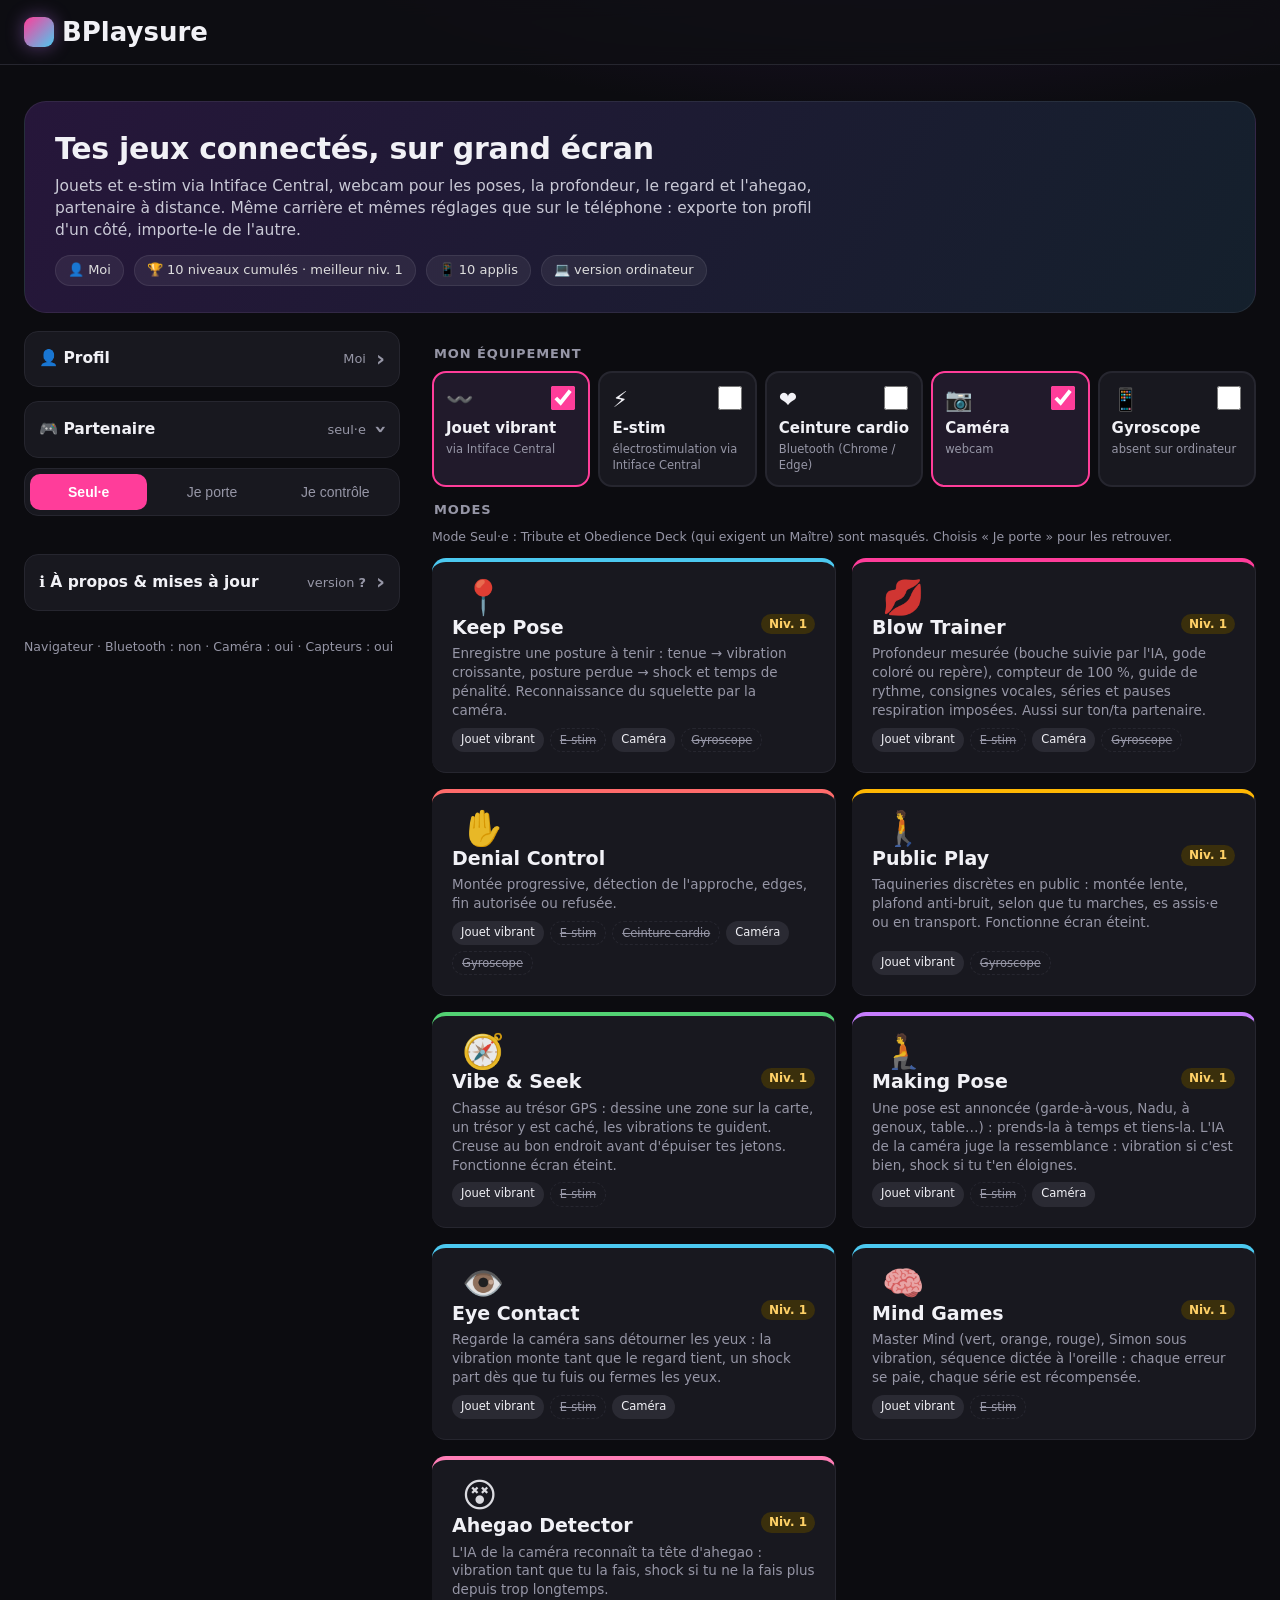
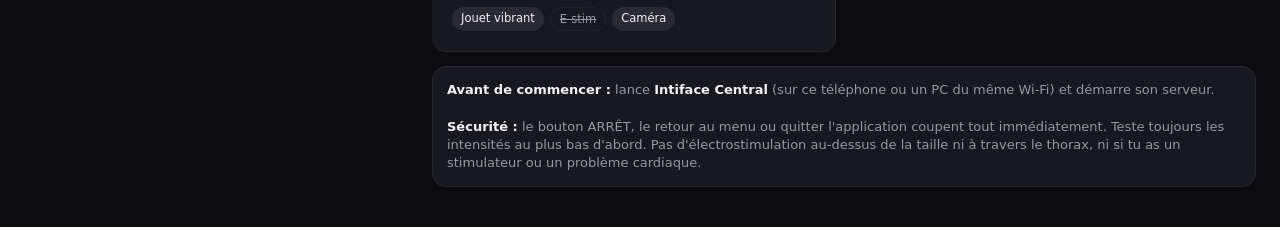
<file: remote.html>
<!DOCTYPE html>
<html lang="fr">
<head>
<meta charset="utf-8">
<meta name="viewport" content="width=device-width,initial-scale=1,viewport-fit=cover">
<meta name="theme-color" content="#0f0f13">
<title>Télécommande</title>
<link rel="stylesheet" href="common.css">
<style>
  #lvl,#shockLvl{width:100%;max-width:none;height:40px}
  .big{font-size:40px;font-weight:800;text-align:center;font-variant-numeric:tabular-nums}
  .sub{font-size:13px;color:var(--mute);text-align:center;margin:-4px 0 6px;min-height:17px}
  .grid3{display:grid;grid-template-columns:repeat(3,1fr);gap:8px;margin:10px 0}
  .grid3 button{height:56px;font-size:15px;font-weight:700}
  .grid2{display:grid;grid-template-columns:1fr 1fr;gap:8px;margin:10px 0}
  .grid2 button{min-height:52px;font-weight:600}
  .modes{display:grid;grid-template-columns:1fr 1fr;gap:8px;margin:8px 0}
  .modes button{min-height:48px}
  .modes button.cur{background:var(--acc);color:#14001f;font-weight:700;border:none}
  .presets{display:flex;gap:6px}
  .presets button{flex:1;padding:8px 0}
  #armBtn{background:var(--ok);color:#002b0c;border:none;font-weight:700}
  #disarmBtn{background:#3a2a2a;font-weight:700}
  #hold{background:var(--acc);color:#14001f;border:none;flex:1.6;user-select:none;-webkit-user-select:none;touch-action:none}
  #hold.on{background:#e3b6ff;box-shadow:0 0 0 4px #c77dff66}
  #shockNav,#shockBtn{background:#ff9f1c;color:#2b1400;border:none;font-weight:800}
  #shockNav.cool,#shockBtn.cool{opacity:.4}
  #stopR{background:#d62828;color:#fff;border:none}
  .off{opacity:.4;pointer-events:none}
  .badge{display:inline-block;padding:2px 8px;border-radius:999px;font-size:12px;background:#2a2a33;margin-left:6px}
  .badge.armed{background:#173322;color:var(--ok)}
  .badge.arming{background:#3a2f0c;color:var(--warn)}
.cardRow{display:grid;grid-template-columns:1fr auto;gap:6px;align-items:center;background:var(--panel2);border-radius:8px;padding:6px 8px;margin:4px 0;font-size:13px}
</style>
</head>
<body>
<div class="top">
  <header>
    <button id="menuBtn" class="icon" title="Menu">☰</button>
    <h1>Télécommande</h1>
    <span id="relayPill" class="pill">hors ligne</span>
  </header>
  <div class="dock">
    <div class="banner"><span id="modeName">—</span><span id="armBadge" class="badge">—</span></div>
    <div class="sub" id="phase">Connexion au relais…</div>
    <div class="stat" id="mainRow"><span id="mainLbl">—</span><div class="meter"><div id="mainBar" class="accC"></div></div><span id="mainVal">—</span></div>
    <div class="stat"><span>Vibration</span><div class="meter" id="vibMeter"><div id="vibBar" class="vibC"></div><div class="mark" id="vibCapMark"></div></div><span id="vibVal">—</span></div>
    <div class="stat hidden" id="hrRow"><span>❤️ Cardio</span><canvas id="hrSpark" class="spark" width="300" height="40" style="height:22px;margin:0"></canvas><span id="hrVal">—</span></div>
    <div class="stat hidden" id="stimRow"><span>Shock</span><div class="meter"><div id="stimBar" class="stimC"></div></div><span id="stimVal">—</span></div>
    <div class="chips"><span id="toyChip">Jouet —</span></div>
    <div id="gDockR" class="hidden" style="margin-top:6px;font-size:13px;color:#ffd166"></div>
    <div class="chips" id="chips"></div>
  </div>
</div>

<main>
  <details class="card hidden" id="secMs" open>
    <summary>👑 Master/Sub <small id="msSum"></small></summary>
    <div class="body">
      <p id="msText" class="muted"></p>
      <div class="row"><button id="msAccept" class="primary">Accepter le mode Master/Sub</button><button id="msLeave" class="hidden">Quitter le mode Master/Sub</button></div>
    </div>
  </details>

  <details class="card hidden" id="secGameR">
    <summary>🏆 Progression du Sub <small id="gSumR"></small></summary>
    <div class="body"><div id="gListR"></div><div id="gRunR"></div><p class="muted">Sauvegardée sur son téléphone. Un défi se lance quand une séance est armée en mode carrière.</p>
      <details class="sub hidden" id="gEditR"><summary>👑 Modifier les objectifs de carrière</summary>
        <label class="f"><span>Application</span><select id="gAppR"></select></label>
        <label class="f"><span>Niveau actuel du Sub</span><input id="gLvlR" type="number" min="1" max="20" value="1"></label>
        <div class="gEditR muted"><span>Paramètre</span><span>Niv. 1</span><span>Niv. 20</span></div>
        <div id="gRowsR"><p class="muted">Chargement…</p></div>
        <p class="muted">Les niveaux intermédiaires suivent la progression entre le niveau 1 et le niveau 20. 🎯 = objectif à atteindre (0 = désactivé). S'applique au prochain défi.</p>
        <div class="row"><button id="gResetR">Valeurs d'origine</button></div>
      </details>
    </div>
  </details>

  <details class="card" id="secSession" open>
    <summary>🕹️ Session</summary>
    <div class="body">
      <div class="grid2"><button id="armBtn">Armer</button><button id="disarmBtn">Désarmer</button></div>
      <p class="muted" id="permInfo"></p>
      <div id="modesBox">
        <p class="muted" style="margin-bottom:0">Ouvrir une application sur son téléphone :</p>
        <div class="modes" id="modes"></div>
      </div>
    </div>
  </details>

  <details class="card" id="secActions" open>
    <summary>🎛️ Contrôle du mode <small id="actSum"></small></summary>
    <div class="body"><div class="grid2" id="actions"></div></div>
  </details>

  <details class="card hidden" id="secApp" open>
    <summary id="appTitle"></summary>
    <div class="body" id="appBody"></div>
  </details>

  <details class="card" id="secVib" open>
    <summary>〰️ Vibration manuelle</summary>
    <div class="body" id="vibCtl">
      <div class="big"><span id="lvlVal">40</span> %</div>
      <input id="lvl" type="range" min="5" max="100" value="40">
      <div class="presets"><button data-v="15">Effleurer</button><button data-v="40">Doux</button><button data-v="70">Fort</button><button data-v="100">Max</button></div>
      <p class="muted">% du plafond fixé par le porteur (<b id="vibCapTxt">—</b>). Maintiens le bouton en bas, ou envoie une impulsion :</p>
      <label class="f"><span>Motif</span>
        <select id="pat"><option value="">Continu</option><option value="vague">Vague</option><option value="houle">Houle</option><option value="pulsations">Pulsations</option><option value="battement">Battement</option></select>
      </label>
      <div class="grid3"><button data-ms="2000">2 s</button><button data-ms="5000">5 s</button><button data-ms="10000">10 s</button></div>
      <div class="row"><button id="surprise">🎲 Surprise</button></div>
    </div>
  </details>

  <details class="card hidden" id="secShock" open>
    <summary>⚡ Shock (e-stim)</summary>
    <div class="body">
      <div class="big"><span id="shockVal">30</span> %</div>
      <input id="shockLvl" type="range" min="5" max="100" value="30">
      <p class="muted" id="shockHelp">% du plafond Shock fixé par le porteur (<b id="stimCapTxt">—</b>). 2 s minimum entre deux.</p>
      <label class="f"><span>Durée</span>
        <select id="shockMs"><option value="200">0,2 s</option><option value="400" selected>0,4 s</option><option value="700">0,7 s</option><option value="1000">1 s</option>
          <option value="1500" class="msOnly">1,5 s 👑</option><option value="2000" class="msOnly">2 s 👑</option><option value="3000" class="msOnly">3 s 👑</option></select>
      </label>
      <div class="row"><button id="shockBtn">⚡ SHOCK</button></div>
    </div>
  </details>

  <details class="card hidden" id="secCfg">
    <summary>⚙️ Réglages du mode 👑 <small id="cfgSum"></small></summary>
    <div class="body">
      <p class="muted">Chaque changement s'applique tout de suite chez ton/ta partenaire. « Sauvegarder » le garde pour les prochaines séances. La sécurité respiratoire de Blow Trainer reste réglable par lui/elle seul·e.</p>
      <div id="cfgBox"><p class="muted">Chargement…</p></div>
      <div class="row"><button id="cfgReload">↻ Actualiser</button><button id="cfgSave" class="primary">💾 Sauvegarder sur son téléphone</button></div>
    </div>
  </details>

  <details class="card" id="secLink">
    <summary>🔑 Liaison <small id="fpSum"></small></summary>
    <div class="body">
      <p class="muted">Code de contrôle : <b id="fp">—</b> · relais : <b id="relayTxt">—</b></p>
      <div class="row"><button id="changeCode">Changer de code (menu)</button></div>
    </div>
  </details>

  <details class="card" id="secLog">
    <summary>📋 Journal</summary>
    <div class="body"><div id="log"></div></div>
  </details>
</main>

<nav class="actions">
  <button id="hold">MAINTENIR</button>
  <button id="shockNav" class="hidden">⚡</button>
  <button id="stopR">STOP</button>
</nav>

<script src="common.js"></script>
<script src="outdoor.js"></script>
<script>
"use strict";
let peer = null;
/* Reste actif écran éteint pour recevoir les alertes (service + notification) */
App.allowBackground = true;
nativeCall("setBackground", true);
nativeCall("sensorsStart", JSON.stringify({ accel: false, gps: false, mic: false }));

/* ---------------- Alertes : jouet, armement, porteur en ligne ---------------- */
let prev = null, wasLive = false, seen = false, navUntil = 0, offlineSince = 0, alertedOffline = false;
function alertUser(title, text = "", color, system = true){
  log(title + (text ? " — " + text : ""));
  toast(title, text, color);
  if (document.hidden && system) nativeCall("notify", title, text);
  else beep(880, 120);
}
function checkChanges(m){
  if (prev) {
    if (!prev.arming && m.arming) alertUser("⏳ Armement dans 3 s", modeName(m.mode), "var(--warn)");
    if (prev.armed !== m.armed) alertUser(m.armed ? "✅ Session armée" : "⏸️ Session désarmée", modeName(m.mode), m.armed ? "var(--ok)" : "var(--mute)");
    if (prev.mode === m.mode && !prev.locked && m.locked) alertUser("🔒 Écran du porteur verrouillé", m.armed ? "tu gardes la main" : "", "var(--mute)", false);
    if (prev.mode === m.mode && prev.locked && !m.locked) alertUser("🔓 Écran du porteur déverrouillé", "", "var(--mute)", false);
    const pl = prev.game && prev.game.last, nl = m.game && m.game.last;
    if (nl && (!pl || pl.at !== nl.at)) {
      if (nl.ok) alertUser(`🏆 Défi réussi : niveau ${nl.to} en ${modeName(nl.app)} !`, "ton Sub progresse", "#ffd166");
      else alertUser(`Défi niveau ${nl.lvl} non réussi`, modeName(nl.app) + " · " + (nl.why || ""), "var(--mute)", false);
    }
    const pr = prev.game && prev.game.run, nr = m.game && m.game.run;
    if (!pr && nr) alertUser(`🏆 Défi niveau ${nr.lvl} lancé`, modeName(nr.app), "#ffd166", false);
    const pm = prev.ms || {}, nm = m.ms || {};
    if (!pm.offered && nm.offered && !nm.active) alertUser("👑 Mode Master/Sub proposé", "ouvre la télécommande pour accepter", "#ffd166");
    if (!pm.active && nm.active) alertUser("👑 Mode Master/Sub actif", "pleins pouvoirs", "#ffd166");
    if (pm.active && !nm.active) alertUser("👑 Mode Master/Sub terminé", "retour aux plafonds habituels", "var(--mute)");
    if (prev.mode !== m.mode) alertUser("📱 " + modeName(m.mode) + " ouvert", "", "var(--acc)", false);
    const a = prev.toys, b = m.toys;
    if (b && (!a || prev.mode !== m.mode)) { if (b.on && b.n) alertUser("🔌 Jouet connecté", b.names.join(", "), "var(--ok)"); }
    else if (a && b) {
      if (!a.on && b.on) alertUser("🔌 Intiface connecté", b.n ? b.names.join(", ") : "aucun jouet pour l'instant", "var(--ok)");
      else if (a.on && !b.on) alertUser("⚠️ Intiface déconnecté", "les jouets ne répondent plus", "var(--stim)");
      else if (b.n > a.n) alertUser("🔌 Jouet connecté", b.names.join(", "), "var(--ok)");
      else if (b.n < a.n) alertUser("⚠️ Jouet déconnecté", b.n ? "reste : " + b.names.join(", ") : "plus aucun jouet", "var(--stim)");
    }
  }
  prev = m;
}
/* En ligne / hors ligne, avec tolérance : un changement d'écran chez le porteur ou une
   micro-coupure réseau ne déclenchent pas d'alerte. */
function presence(){
  const L = !!Link.peerLive, now = Date.now();
  if (L && !seen) { seen = true; wasLive = true; alertUser("🟢 Porteur en ligne", "", "var(--ok)"); return; }
  if (!seen) return;
  if (L) {
    if (alertedOffline) alertUser("🟢 Porteur de nouveau en ligne", "", "var(--ok)");
    alertedOffline = false; offlineSince = 0;
  } else {
    if (!offlineSince) offlineSince = now;
    if (!alertedOffline && now > navUntil && now - offlineSince > 5000) {
      alertedOffline = true; prev = null;
      alertUser("🔴 Porteur hors ligne", "plus de nouvelles depuis 15 s", "var(--stim)");
    }
  }
  wasLive = L;
}
setInterval(presence, 500);
onNative("stop", () => $("stopR").onclick());   // ARRÊT depuis la notification = STOP chez le porteur

/* ---------------- Liaison ---------------- */
const code = store.get("bpRemoteCode", ""), brokerKey = store.get("bpRemoteBroker", "emqx");
if (!code) { location.href = "index.html"; }
try { $("fp").textContent = Link.fingerprint(code); $("fpSum").textContent = "code " + Link.fingerprint(code); } catch {}
Link.onStatus = s => {
  $("relayPill").textContent = s === "connecté" ? "relais ok" : s; $("relayPill").classList.toggle("on", s === "connecté"); $("relayTxt").textContent = s;
  if (s === "connecté") { log("Relais connecté."); Link.send({ t: "hello" }); }
};
Link.onMsg = m => {
  if (m.t === "st") { checkChanges(m); hrUpdate(m); peer = m; }
  else if (m.t === "cfg") renderCfg(m);
  else if (m.t === "gcfg") renderGcfg(m);
  else if (m.t === "saved") { toast("💾 Réglages sauvegardés", "sur le téléphone de ton/ta partenaire", "var(--ok)"); log("💾 Réglages sauvegardés chez le porteur."); }
  else if (m.t === "nav") navUntil = Date.now() + 20000;   // le porteur change d'écran
};
Link.start(code, "r", BROKERS[brokerKey] || BROKERS.emqx).catch(e => log("Code : " + e.message));
const hello = () => { if (Link.mq && !Link.peerLive) Link.send({ t: "hello" }); };
setInterval(hello, 3000);
// écran éteint : réveil natif → présence, relais, signe de vie
let lastBg = 0;
BgHooks.push(() => { const n = Date.now(); if (n - lastBg < 1000) return; lastBg = n; presence(); if (Link.mq) Link.mq.maintain(); hello(); });
const live = () => Link.peerLive && peer;
const cmd = (o, msg) => { Link.send(o); if (msg) log(msg); };

/* ---------------- Session ---------------- */
$("armBtn").onclick = () => cmd({ t: "arm" }, "Armement demandé (3 s de préavis chez le porteur).");
$("disarmBtn").onclick = () => cmd({ t: "disarm" }, "Désarmement demandé.");
function renderModes(){
  const box = $("modes"), list = ["menu", ...(peer.modes || [])], key = list.join() + "|" + peer.mode;
  if (box.dataset.k === key) return; box.dataset.k = key; box.innerHTML = "";
  list.forEach(m => {
    const b = document.createElement("button"); b.textContent = modeLabel(m);
    if (m === peer.mode) b.className = "cur";
    b.onclick = () => { if (m !== peer.mode) cmd({ t: "goto", mode: m }, "Ouverture de " + modeName(m) + " demandée."); };
    box.appendChild(b);
  });
}
function renderActions(){
  const box = $("actions"), acts = peer.actions || [], key = JSON.stringify(acts);
  $("secActions").classList.toggle("hidden", !acts.length);
  $("actSum").textContent = modeName(peer.mode) || "";
  if (box.dataset.k === key) return; box.dataset.k = key; box.innerHTML = "";
  acts.forEach(a => {
    const b = document.createElement("button"); b.textContent = a.label;
    b.onclick = () => cmd({ t: "action", id: a.id }, "Action : " + a.label);
    box.appendChild(b);
  });
}

/* ---------------- Vibration ---------------- */
const lvl = () => num("lvl");
$("lvl").oninput = () => { $("lvlVal").textContent = lvl(); };
document.querySelectorAll(".presets button").forEach(b => b.onclick = () => { $("lvl").value = b.dataset.v; $("lvl").oninput(); });
document.querySelectorAll(".grid3 button[data-ms]").forEach(b => b.onclick = () =>
  cmd({ t: "pulse", lvl: lvl(), ms: +b.dataset.ms, pat: $("pat").value }, `Vibration ${lvl()} % · ${b.textContent}`));
$("surprise").onclick = () => {
  const pats = ["", "vague", "houle", "pulsations", "battement"];
  const l = Math.round(20 + Math.random() * 70), ms = Math.round(1500 + Math.random() * 8500), p = pats[Math.floor(Math.random() * pats.length)];
  cmd({ t: "pulse", lvl: l, ms, pat: p }, `🎲 Surprise : ${l} % · ${(ms / 1000).toFixed(1)} s`);
};
let holdTimer = null;
function holdStart(e){
  e.preventDefault(); if (holdTimer) return;
  $("hold").classList.add("on");
  const send = () => Link.send({ t: "hold", lvl: lvl() });
  send(); holdTimer = setInterval(send, 400);
}
function holdEnd(){
  if (!holdTimer) return;
  clearInterval(holdTimer); holdTimer = null; $("hold").classList.remove("on");
  Link.send({ t: "stop" });
}
$("hold").addEventListener("pointerdown", holdStart);
["pointerup", "pointercancel", "pointerleave"].forEach(ev => $("hold").addEventListener(ev, holdEnd));
$("hold").addEventListener("contextmenu", e => e.preventDefault());

/* ---------------- Shock ---------------- */
let lastShock = 0;
const msOn = () => !!(live() && peer.ms && peer.ms.active);
$("shockLvl").oninput = () => { $("shockVal").textContent = num("shockLvl"); };
function shock(){
  if (Date.now() - lastShock < (msOn() ? 1000 : 2000)) return;
  lastShock = Date.now();
  cmd({ t: "shock", lvl: num("shockLvl"), ms: +$("shockMs").value }, `⚡ Shock ${num("shockLvl")} % · ${$("shockMs").selectedOptions[0].text}`);
}
$("shockBtn").onclick = shock; $("shockNav").onclick = shock;

/* ---------------- STOP : coupe tout et désarme ---------------- */
$("stopR").onclick = () => { holdEnd(); Link.send({ t: "stop" }); Link.send({ t: "disarm" }); log("STOP : vibration coupée et session désarmée."); };
document.addEventListener("visibilitychange", () => { if (document.hidden) holdEnd(); });
$("menuBtn").onclick = () => { holdEnd(); Link.send({ t: "stop" }); setTimeout(() => { location.href = "index.html"; }, 150); };
$("changeCode").onclick = () => { store.set("bpRole", "ctl"); $("menuBtn").onclick(); };

/* ---------------- Master/Sub (accord du partenaire, mémorisé pour ce code) ---------------- */
const fpKey = (() => { try { return Link.fingerprint(code); } catch { return code; } })();
const msAccepted = () => !!store.get("bpMsAccepted", {})[fpKey];
const setMsAccepted = v => { const a = store.get("bpMsAccepted", {}); if (v) a[fpKey] = new Date().toISOString(); else delete a[fpKey]; store.set("bpMsAccepted", a); };
let msSentAt = 0;
$("msAccept").onclick = async () => {
  const ok = await confirmDialog({
    title: "👑 Accepter le mode Master/Sub ?",
    html: `<p>Ton/ta partenaire te propose les <b>pleins pouvoirs</b> : vibrations et Shock jusqu'à 100 %, sans plafonds partenaire, et le contrôle de toutes ses sessions.</p>
      <p>Tu t'engages à respecter ses limites : son <b>ARRÊT</b> coupe tout, et il/elle peut retirer ce mode à tout moment. En cas de doute, arrête et parlez-en.</p>
      <p class="muted">Ton accord est enregistré sur ce téléphone pour ce code : pas besoin de le refaire à chaque séance.</p>`,
    check: "J'accepte et je respecterai ses limites et son consentement",
    ok: "Accepter",
  });
  if (!ok) return;
  setMsAccepted(true); Link.send({ t: "ms_accept" }); msSentAt = Date.now(); log("👑 Accord envoyé.");
};
$("msLeave").onclick = () => { setMsAccepted(false); Link.send({ t: "ms_revoke" }); log("👑 Tu as quitté le mode Master/Sub."); };
function renderMs(){
  const L = live(), m = L && peer.ms ? peer.ms : null;
  $("secMs").classList.toggle("hidden", !(m && (m.offered || m.active)));
  if (!m) return;
  if (!m.offered && msAccepted()) setMsAccepted(false);             // retiré par le porteur : nouvel accord requis
  if (m.offered && !m.active && msAccepted() && Date.now() - msSentAt > 4000) { Link.send({ t: "ms_accept" }); msSentAt = Date.now(); }
  $("secMs").classList.toggle("ms", m.active);
  $("msSum").textContent = m.active ? "actif" : "proposé";
  $("msText").textContent = m.active ? "Mode actif : pleins pouvoirs sur les vibrations et le Shock, accord des deux enregistré. Son ARRÊT reste prioritaire."
    : msAccepted() ? "Accord envoyé, confirmation en cours…" : "Ton/ta partenaire te propose les pleins pouvoirs. Ton accord est nécessaire.";
  $("msAccept").classList.toggle("hidden", m.active || msAccepted());
  $("msLeave").classList.toggle("hidden", !m.active);
}

/* ---------------- Réglages du mode (Maître) ---------------- */
let cfgMode = null, cfgKey = "";
function renderCfg(m){
  cfgMode = m.mode; $("cfgSum").textContent = modeName(m.mode) || "";
  $("cfgSave").classList.toggle("hidden", !m.canSave);
  const box = $("cfgBox"), key = m.mode + "|" + m.fields.map(f => f.id).join();
  if (key === cfgKey) {                                  // mêmes champs : on met à jour les valeurs sans gêner la saisie
    m.fields.forEach(f => {
      const el = $("rc_" + f.id); if (!el || el === document.activeElement) return;
      if (f.type === "check") el.checked = f.value; else el.value = f.value;
      const v = $("rv_" + f.id); if (v) v.textContent = f.value;
    });
    return;
  }
  cfgKey = key; box.innerHTML = "";
  let sec = null;
  m.fields.forEach(f => {
    if (f.sec !== sec) { sec = f.sec; const h = document.createElement("h4"); h.textContent = sec; h.style.margin = "14px 0 2px"; h.className = "muted"; box.appendChild(h); }
    const l = document.createElement("label"); l.className = "f";
    const sp = document.createElement("span"); sp.textContent = f.label; l.appendChild(sp);
    let el;
    if (f.type === "select") { el = document.createElement("select"); f.options.forEach(([v, t]) => { const o = document.createElement("option"); o.value = v; o.textContent = t; el.appendChild(o); }); el.value = f.value; }
    else if (f.type === "check") { el = document.createElement("input"); el.type = "checkbox"; el.checked = f.value; }
    else {
      el = document.createElement("input"); el.type = f.type === "range" ? "range" : "number";
      if (f.min !== "") el.min = f.min; if (f.max !== "") el.max = f.max; if (f.step) el.step = f.step; el.value = f.value;
      if (f.type === "range") { const v = document.createElement("small"); v.id = "rv_" + f.id; v.textContent = f.value; v.style.minWidth = "28px"; sp.appendChild(document.createTextNode(" ")); sp.appendChild(v); el.oninput = () => { v.textContent = el.value; }; }
    }
    el.id = "rc_" + f.id;
    el.onchange = () => {
      const value = f.type === "check" ? el.checked : el.value;
      Link.send({ t: "set", id: f.id, value });
      log(`👑 ${f.label} → ${f.type === "check" ? (value ? "oui" : "non") : f.type === "select" ? el.selectedOptions[0].text : value}`);
    };
    l.appendChild(el); box.appendChild(l);
  });
  if (!m.fields.length) box.innerHTML = '<p class="muted">Aucun réglage modifiable dans cet écran.</p>';
}
$("cfgReload").onclick = () => Link.send({ t: "getcfg" });
$("cfgSave").onclick = () => { Link.send({ t: "savecfg" }); log("💾 Sauvegarde demandée."); };
$("secCfg").addEventListener("toggle", () => { if ($("secCfg").open) Link.send({ t: "getcfg" }); });

/* ---------------- Progression du Sub ---------------- */
const RANKS = ["Débutant·e", "Curieux·se", "Initié·e", "Appliqué·e", "Endurant·e", "Confirmé·e", "Aguerri·e", "Expert·e", "Virtuose", "Légende"];
const GAPPS = Object.fromEntries(CAREER_MODES.map(k => [k, modeLabel(k)]));
function renderGame(){
  const L = live(), g = L && peer.game;
  $("secGameR").classList.toggle("hidden", !g);
  $("gDockR").classList.toggle("hidden", !(g && g.run));
  if (!g) return;
  const AP = Object.keys(GAPPS).filter(a => g[a]);
  $("gSumR").textContent = AP.map(a => "Niv. " + g[a].lvl).join(" · ");
  $("gEditR").classList.toggle("hidden", !(peer.ms && peer.ms.active));
  const key = JSON.stringify(AP.map(a => g[a]));
  if ($("gListR").dataset.k !== key) {
    $("gListR").dataset.k = key; $("gListR").innerHTML = "";
    for (const a of AP) {
      const x = g[a], row = document.createElement("div"); row.className = "stat"; row.style.gridTemplateColumns = "1fr auto";
      row.innerHTML = `<span><b></b><br><small class="muted"></small></span><span class="lvlTag"></span>`;
      row.querySelector("b").textContent = GAPPS[a];
      row.querySelector("small").textContent = `${RANKS[Math.min(9, Math.floor((x.lvl - 1) / 2))]} · ${x.wins} victoire(s) / ${x.tries} essai(s) · ${x.xp} XP`;
      row.querySelector(".lvlTag").textContent = "Niv. " + x.lvl + (x.lvl >= 20 ? " 👑" : "");
      $("gListR").appendChild(row);
    }
  }
  const r = g.run;
  const txt = !r ? "" : r.won ? "réussi ✅" : r.reached ? "objectif atteint ✅ (validé en fin de série)" : (r.goals || [{ v: r.prog, goal: r.goal, u: r.unit }]).map(x => `${x.v}/${x.goal} ${x.u}`).join(" · ");
  if (r) $("gDockR").innerHTML = `🏆 Défi niv. ${r.lvl} (${modeName(r.app)}) : <b>${txt}</b>` + (r.extra && !r.won ? ` <small>(+${r.extra} s)</small>` : "")
      + ((r.app === "motion" || r.app === "making") && !r.won ? " · " + "❤️".repeat(Math.max(0, r.lives - r.lost)) + "🖤".repeat(Math.min(r.lives, r.lost)) : "");
  $("gRunR").innerHTML = !r || r.won ? "" : (r.goals || []).map(x => `<div class="stat"><span>${x.l}</span><div class="meter"><div class="warnC" style="width:${Math.min(100, x.v / Math.max(1, x.goal) * 100)}%"></div></div><span>${x.v}/${x.goal}</span></div>`).join("");
}
/* Le Maître modifie les objectifs (bornes niveau 1 / niveau 20) et le niveau du Sub */
let gcfg = null;
function fillApps(){
  const sel = $("gAppR"); if (sel.options.length) return;
  Object.entries(GAPPS).forEach(([k, v]) => { const o = document.createElement("option"); o.value = k; o.textContent = v; sel.appendChild(o); });
  if (GAPPS[peer && peer.mode]) sel.value = peer.mode;
}
const askG = () => Link.send({ t: "getgcfg", app: $("gAppR").value });
$("gEditR").addEventListener("toggle", () => { if ($("gEditR").open) { fillApps(); askG(); } });
$("gAppR").onchange = () => { $("gRowsR").innerHTML = '<p class="muted">Chargement…</p>'; askG(); };
$("gLvlR").onchange = () => { Link.send({ t: "gset", app: $("gAppR").value, k: "_lvl", v: +$("gLvlR").value }); log(`👑 Niveau de ${GAPPS[$("gAppR").value]} → ${$("gLvlR").value}`); };
$("gResetR").onclick = async () => {
  if (!await confirmDialog({ title: "Valeurs d'origine ?", html: `<p>Les objectifs personnalisés de <b>${GAPPS[$("gAppR").value]}</b> seront effacés.</p>`, ok: "Rétablir" })) return;
  Link.send({ t: "gset", app: $("gAppR").value, k: "_reset" });
};
function renderGcfg(m){
  if (m.app !== $("gAppR").value) return;
  gcfg = m; $("gLvlR").value = m.lvl;
  const box = $("gRowsR"); box.innerHTML = "";
  m.rows.forEach(r => {
    const row = document.createElement("div"); row.className = "gEditR";
    row.innerHTML = `<span>${r.goal ? "🎯 " : ""}${r.l}${r.u ? ` <small class="muted">(${r.u})</small>` : ""}</span>`;
    ["a", "b"].forEach(w => {
      const i = document.createElement("input"); i.type = "number"; i.min = r.min; i.max = r.max; i.step = r.st; i.value = r[w];
      if (r[w] !== r["d" + w]) i.style.color = "#ffd166";
      i.onchange = () => { Link.send({ t: "gset", app: m.app, k: r.k, [w]: +i.value }); log(`👑 ${r.l} niveau ${w === "a" ? 1 : 20} → ${i.value} ${r.u}`); };
      row.appendChild(i);
    });
    box.appendChild(row);
  });
}
setInterval(renderGame, 500);

/* ---------------- Cardio en direct ---------------- */
const hrHist = []; let hrSeen = false, hrLostAt = 0, hrAlerted = false;
function hrUpdate(m){
  const t = Date.now();
  if (m.hr != null) {
    hrHist.push({ t, v: m.hr }); hrSeen = true; hrLostAt = 0;
    if (hrAlerted) { alertUser("❤️ Cardio de nouveau reçu", m.hr + " bpm", "var(--ok)"); hrAlerted = false; }
  } else if (hrSeen && !hrLostAt) hrLostAt = t;
  while (hrHist.length && t - hrHist[0].t > 120000) hrHist.shift();
}
function hrDraw(){
  const L = live(), p = peer || {}, now = Date.now();
  if (hrSeen && hrLostAt && !hrAlerted && now - hrLostAt > 8000 && L) { hrAlerted = true; alertUser("❤️ Ceinture cardio perdue", "plus de mesure depuis 8 s", "var(--stim)"); }
  $("hrRow").classList.toggle("hidden", !hrSeen);
  $("hrVal").textContent = L && p.hr != null ? p.hr : "—";
  const c = $("hrSpark"), x = c.getContext("2d"), W = c.width, H = c.height; x.clearRect(0, 0, W, H);
  if (hrHist.length < 2) return;
  const vs = hrHist.map(h => h.v), lo = Math.min(...vs) - 5, hi = Math.max(...vs) + 5;
  x.strokeStyle = "#f72585"; x.lineWidth = 2; x.beginPath();
  hrHist.forEach((h, i) => { const X = W - (now - h.t) / 120000 * W, Y = H - (h.v - lo) / (hi - lo) * H; i ? x.lineTo(X, Y) : x.moveTo(X, Y); });
  x.stroke();
}
setInterval(hrDraw, 500);

/* ---------------- Affichage ---------------- */
setInterval(() => {
  const L = live(), p = peer || {}, perm = (L && p.perm) || {};
  $("modeName").textContent = !Link.mq ? "—" : L ? (MODE_ICONS[p.mode] || "") + " " + (modeName(p.mode) || p.mode) : "Porteur hors ligne";
  const b = $("armBadge");
  b.className = "badge" + (L && p.armed ? " armed" : L && p.arming ? " arming" : "");
  b.textContent = !L ? "—" : p.arming ? "armement…" : p.armed ? "ARMÉ" : "en pause";
  $("phase").textContent = L ? (p.phase || "") : Date.now() < navUntil ? "Changement d'écran chez le porteur…" : "En attente de son téléphone (menu → Je porte)…";
  // métrique principale du mode
  $("mainRow").classList.toggle("hidden", !(L && p.main));
  if (L && p.main) {
    $("mainLbl").textContent = p.main.label; $("mainVal").textContent = Math.round(p.main.v) + (p.main.unit || "");
    $("mainBar").style.width = clamp(p.main.v / (p.main.max || 100) * 100, 0, 100) + "%";
  }
  const ty = L ? p.toys : null;
  $("toyChip").textContent = !L ? "Jouet —" : !ty ? "Jouet : (au menu)" : !ty.on ? "⚠️ Intiface déconnecté" : ty.n ? "🔌 " + ty.names.join(", ") : "⚠️ Aucun jouet";
  $("vibBar").style.width = (L ? p.vib : 0) + "%"; $("vibVal").textContent = L ? p.vib : "—";
  $("vibCapMark").style.left = (L ? p.vibCap : 0) + "%"; $("vibCapTxt").textContent = L ? p.vibCap + " %" : "—";
  $("stimRow").classList.toggle("hidden", !(L && (perm.stim || p.stim > 0)));
  $("stimBar").style.width = (L ? p.stim : 0) + "%"; $("stimVal").textContent = L ? p.stim : "—";
  const ch = $("chips"); ch.innerHTML = "";
  if (L) {
    (p.chips || []).forEach(([k, v]) => { const s = document.createElement("span"); s.innerHTML = k + " <b></b>"; s.querySelector("b").textContent = v; ch.appendChild(s); });
    if (p.remote) { const s = document.createElement("span"); s.textContent = "🎮 tu as la main"; ch.appendChild(s); }
  }
  // permissions → ce qui est utilisable
  $("armBtn").classList.toggle("off", !(L && perm.full && !p.armed && !p.arming && p.mode !== "menu"));
  $("disarmBtn").classList.toggle("off", !(L && (p.armed || p.arming)));
  $("modesBox").classList.toggle("hidden", !(L && perm.full));
  $("permInfo").textContent = !L ? "" : perm.full ? "Contrôle total autorisé." : perm.vib ? "Autorisé : voir et vibrations manuelles. Armer et changer d'app sont réservés au porteur." : "Autorisé : seulement voir.";
  if (L && perm.full) { renderModes(); renderActions(); } else $("secActions").classList.add("hidden");
  const vibOk = L && perm.vib && p.armed;
  $("vibCtl").classList.toggle("off", !vibOk); $("hold").classList.toggle("off", !vibOk);
  $("secVib").classList.toggle("hidden", !(L && perm.vib));
  $("hold").classList.toggle("hidden", !(L && perm.vib));
  const stimOk = L && perm.stim;
  $("secShock").classList.toggle("hidden", !stimOk); $("shockNav").classList.toggle("hidden", !stimOk);
  const M = msOn();
  renderMs();
  const cfgOk = M && p.mode && p.mode !== "menu";
  $("secCfg").classList.toggle("hidden", !cfgOk);
  if (cfgOk && $("secCfg").open && cfgMode !== p.mode) { cfgMode = p.mode; cfgKey = ""; $("cfgBox").innerHTML = '<p class="muted">Chargement…</p>'; Link.send({ t: "getcfg" }); }
  document.querySelector("header h1").textContent = M ? "👑 Télécommande" : "Télécommande";
  document.querySelectorAll(".msOnly").forEach(o => { o.hidden = !M; o.disabled = !M; });
  if (!M && +$("shockMs").value > 1000) $("shockMs").value = "400";
  $("shockHelp").innerHTML = M ? "👑 % de la puissance maximale (le « max % » de l'appareil reste appliqué). 1 s minimum entre deux, 3 s max."
    : `% du plafond Shock fixé par le porteur (<b>${L ? p.stimCap + " %" : "—"}</b>). 2 s minimum entre deux.`;
  $("vibCapTxt").textContent = M ? "pleine puissance 👑" : L ? p.vibCap + " %" : "—";
  const cool = Date.now() - lastShock < (M ? 1000 : 2000) || !(stimOk && p.armed);
  $("shockBtn").classList.toggle("cool", cool); $("shockNav").classList.toggle("cool", cool);
}, 250);

persistDetails("remote");
log("Connexion au téléphone du porteur…");
</script>
<script src="deckcards.js"></script>
<script src="remote-apps.js"></script>
</body>
</html>
</file>
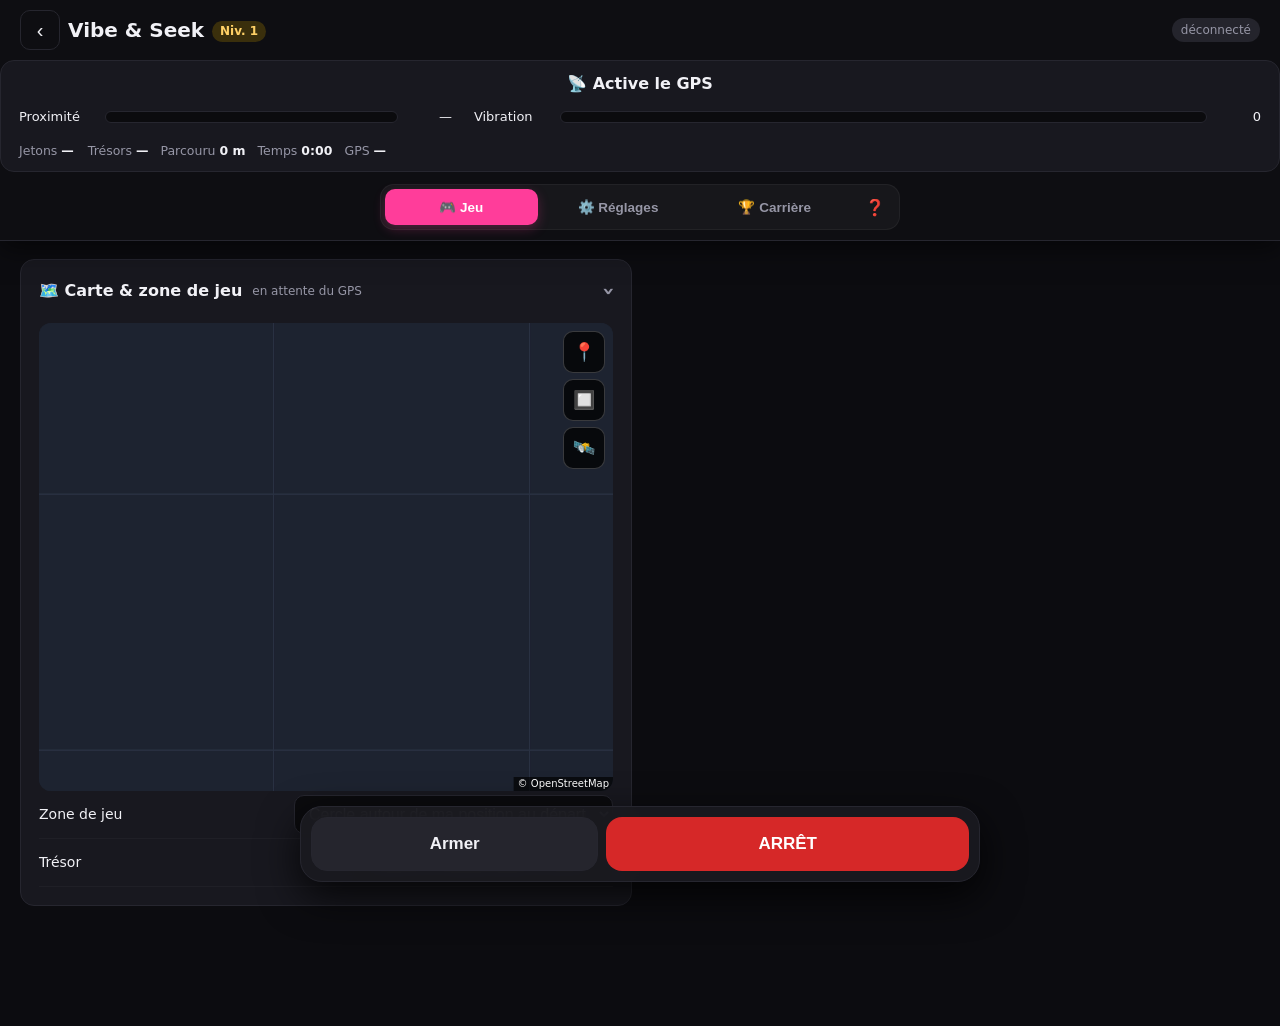
<file: seek.html>
<!DOCTYPE html>
<html lang="fr">
<head>
<meta charset="utf-8">
<meta name="viewport" content="width=device-width,initial-scale=1,viewport-fit=cover">
<meta name="theme-color" content="#0f0f13">
<title>Vibe &amp; Seek</title>
<link rel="stylesheet" href="common.css">
<style>
  #map{width:100%;height:52vh;min-height:280px;border-radius:12px;display:block;background:#1d2330}
  .mapWrap{position:relative}
  .mapBtns{position:absolute;right:8px;top:8px;display:flex;flex-direction:column;gap:6px}
  .mapBtns button{width:42px;height:42px;padding:0;font-size:18px;border-radius:10px;background:#000b;border:1px solid #fff3}
  .mapDraw{position:absolute;left:8px;right:8px;bottom:8px;display:flex;gap:6px;flex-wrap:wrap;justify-content:center;z-index:2}
  .mapDraw button{height:40px;padding:0 12px;font-size:13.5px;font-weight:700;border-radius:12px;background:#000c;border:1px solid #fff3;color:#fff}
  .mapDraw button.sel{background:var(--acc);color:#000;border-color:var(--acc)}
  .mapDraw.hidden,.mapDraw button.hidden{display:none}
  #modeTip{position:absolute;left:8px;top:8px;right:60px;background:#000b;border-radius:10px;padding:6px 10px;font-size:12.5px}
  #digBtn{width:100%;font-size:20px;font-weight:800;padding:14px;margin-top:6px;border-radius:14px;background:#1e5c32;border:1px solid #52d273;color:#fff}
  #digBtn:disabled{opacity:.45}
  .tokens{letter-spacing:2px}
  .seg2{display:flex;gap:6px;flex-wrap:wrap;margin:6px 0}
  .seg2 button.sel{background:var(--acc);color:#000;border-color:var(--acc)}
  .stGrid{display:grid;grid-template-columns:1fr 1fr;gap:4px 12px;font-size:13px}
  .stGrid b{color:var(--fg)}
  #resTitle{font-size:22px;font-weight:800;text-align:center;margin:4px 0 8px}
  .joy{display:grid;grid-template-columns:repeat(3,52px);gap:6px;justify-content:center;margin:8px 0}
  .joy button{height:44px;padding:0}
</style>
</head>
<body>
<div class="top">
  <header>
    <button id="menuBtn" class="icon" title="Menu (arrête tout)">☰</button>
    <h1>Vibe &amp; Seek</h1>
    <span id="connState" class="pill">déconnecté</span>
  </header>
  <div class="dock">
    <div class="banner" id="banner" style="font-size:16px">🗺️ Prépare la zone, puis « Armer »</div>
    <div class="stat"><span>Proximité</span><div class="meter"><div id="proxBar" class="accC"></div></div><span id="proxVal">—</span></div>
    <div class="stat" data-need="vib"><span>Vibration</span><div class="meter"><div id="vibBar" class="vibC"></div></div><span id="vibVal">0</span></div>
    <div class="stat hidden" id="stimRow" data-need="stim"><span>Shock</span><div class="meter"><div id="stimBar" class="stimC"></div></div><span id="stimVal">0</span></div>
    <div class="chips">
      <span id="distChip">Distance <b id="distV">—</b></span>
      <span>Jetons <b id="tokV" class="tokens">—</b></span>
      <span>Trésors <b id="treV">—</b></span>
      <span>Parcouru <b id="walkV">0 m</b></span>
      <span>Temps <b id="timeV">0:00</b></span>
      <span>GPS <b id="gpsV">—</b></span>
    </div>
    <button id="digBtn" class="hidden">⛏️ Creuser ici</button>
    <div id="gDock" class="hidden"></div>
  </div>
</div>

<main>
  <details class="card hidden" id="secResult" open>
    <summary>📊 Résultat de la partie</summary>
    <div class="body"><div id="resTitle"></div><div class="stGrid" id="resGrid"></div><p class="muted">Ton parcours, tes fouilles et le trésor sont affichés sur la carte.</p></div>
  </details>

  <details class="card" id="secGame" open></details>
  <details class="card" id="conn"></details>

  <details class="card" id="secMap" open>
    <summary>🗺️ Carte & zone de jeu <small id="zoneSum"></small></summary>
    <div class="body">
      <div class="mapWrap">
        <canvas id="map"></canvas>
        <div id="modeTip" class="hidden"></div>
        <div class="mapBtns">
          <button id="meBtn" title="Me centrer">📍</button>
          <button id="fitBtn" title="Voir toute la zone">🔲</button>
          <button id="layerBtn" title="Plan / satellite">🛰️</button>
        </div>
        <div class="mapDraw" id="mapDraw">
          <button id="drawZone">✏️ Zone</button>
          <button id="drawExcl">⛔ Interdite</button>
          <button id="undoPt" title="Annuler le dernier point">↩️</button>
          <button id="clearPoly" title="Tout effacer">🗑️</button>
          <button id="placeTre">🎁 Placer le trésor</button>
        </div>
      </div>
      <label class="f keep"><span>Zone de jeu</span>
        <select id="zoneType"><option value="circle" selected>Cercle autour de ma position au départ</option><option value="poly">Zone dessinée sur la carte</option></select>
      </label>
      <label class="f" id="zoneRRow"><span>Rayon du cercle (m)</span><input id="zoneR" type="number" min="20" max="5000" step="10" value="150"></label>
      <div id="polyTools" class="toCfg">
        <div class="row"><select id="savedZones" style="flex:1"><option value="">— zones enregistrées —</option></select><button id="delZone">✕</button></div>
        <div class="row"><input id="zoneName" type="text" placeholder="Nom de la zone" style="flex:1"><button id="saveZone">💾 Enregistrer</button></div>
        <p class="muted">Dessine la zone avec les boutons en bas de la carte (onglet 🎮 Jeu) : touche la carte pour placer les coins. Les zones interdites (route, rivière, propriété privée…) excluent le trésor ; tu peux en dessiner plusieurs.</p>
      </div>
      <label class="f keep"><span>Trésor</span>
        <select id="treasureMode"><option value="random" selected>Caché au hasard dans la zone</option><option value="manual">Placé à la main sur la carte</option></select>
      </label>
      <div id="manualTools" class="toCfg"><span class="muted" id="treInfo"></span></div>
    </div>
  </details>

  <details class="card" id="secRules">
    <summary>🎯 Règles</summary>
    <div class="body">
      <label class="f"><span>Trésors à trouver d'affilée</span><input id="nTre" type="number" min="1" max="20" value="1"></label>
      <label class="f"><span>Jetons (fouilles) par trésor</span><input id="tokens" type="number" min="1" max="30" value="5"></label>
      <label class="f"><span>Rayon où les vibrations commencent (m)</span><input id="hapR" type="number" min="10" max="2000" step="5" value="200"></label>
      <label class="f"><span>Rayon du trésor (m)</span><input id="treR" type="number" min="2" max="100" value="10"></label>
      <label class="f"><span>Temps limite (min, 0 = aucun)</span><input id="timeMin" type="number" min="0" max="600" value="0"></label>
      <label class="f"><span>Distance minimale entre le départ et le trésor (m)</span><input id="minStart" type="number" min="0" max="2000" value="40"></label>
      <label class="f"><span>Afficher la distance</span><input id="showDist" type="checkbox"></label>
      <label class="f"><span>Afficher la proximité (%)</span><input id="showInt" type="checkbox" checked></label>
      <label class="f"><span>Afficher la distance sur les fouilles ratées</span><input id="showMarks" type="checkbox" checked></label>
      <label class="f"><span>Afficher le cercle des vibrations autour de moi</span><input id="showHapR" type="checkbox"></label>
      <label class="f"><span>Montrer le trésor (triche / test)</span><input id="showTre" type="checkbox"></label>
      <p class="muted">Une fouille réussit si le trésor est dans son rayon, en tenant compte de la précision du GPS. Chaque fouille ratée coûte un jeton.</p>
    </div>
  </details>

  <details class="card" id="secHaptic" data-need="vib">
    <summary>〰️ Vibrations <small id="algoSum"></small></summary>
    <div class="body">
      <label class="f"><span>Algorithme</span>
        <select id="algo">
          <option value="pulse" selected>Pulsations & fondu</option>
          <option value="dpulse">Pulsations selon la distance</option>
          <option value="direct">Distance = intensité</option>
          <option value="ramp">Rampe douce</option>
        </select>
      </label>
      <p class="muted" id="algoInfo"></p>
      <label class="f"><span>Durée d'un cycle (ms)</span><input id="loopMs" type="number" min="1000" max="10000" step="250" value="3000"></label>
      <label class="f"><span>Déplacement compté (m)</span><input id="moveThr" type="number" min="0.5" max="20" step="0.5" value="2"></label>
      <label class="f"><span>Intensité minimale (%)</span><input id="intMin" type="number" min="0" max="100" value="15"></label>
      <label class="f"><span>Intensité maximale (%)</span><input id="intMax" type="number" min="1" max="100" value="60"></label>
      <label class="f"><span>Célébration vibrante à la victoire</span><input id="victoryVib" type="checkbox" checked></label>
    </div>
  </details>

  <details class="card" id="secStim" data-need="stim">
    <summary>⚡ Shock</summary>
    <div class="body">
      <label class="f"><span>Shock à chaque fouille ratée</span><input id="shockMiss" type="checkbox" checked></label>
      <label class="f"><span>Shock si tu sors de la zone</span><input id="shockOut" type="checkbox"></label>
      <label class="f"><span>… après (s) hors de la zone</span><input id="outS" type="number" min="3" max="300" value="15"></label>
      <label class="f"><span>Intensité du shock (%)</span><input id="stimLvl" type="number" min="0" max="100" value="15"></label>
      <label class="f"><span>+ par fouille ratée (%)</span><input id="stimEsc" type="number" min="0" max="30" value="3"></label>
      <label class="f"><span>Durée du shock (ms)</span><input id="pulseMs" type="number" min="100" max="2000" step="50" value="500"></label>
    </div>
  </details>

  <details class="card" id="secGps">
    <summary>📡 Position <small id="gpsSum"></small></summary>
    <div class="body">
      <div class="row"><button id="gpsBtn" class="primary">Activer le GPS</button></div>
      <p class="muted" id="gpsInfo">La position sert uniquement au jeu, sur ce téléphone. Elle n'est jamais envoyée, même à la télécommande (qui ne voit que la distance au trésor).</p>
      <label class="f"><span>Position simulée (test à la maison)</span><input id="simPos" type="checkbox"></label>
      <div id="simTools" class="hidden">
        <p class="muted">Touche la carte pour te déplacer, ou utilise les flèches (pas de 5 m).</p>
        <div class="joy"><span></span><button data-m="n">⬆️</button><span></span><button data-m="w">⬅️</button><button data-m="c">📍</button><button data-m="e">➡️</button><span></span><button data-m="s">⬇️</button><span></span></div>
      </div>
    </div>
  </details>

  <details class="card" id="secLimits">
    <summary>🛡️ Limites & tests</summary>
    <div class="body">
      <label class="f" data-need="vib"><span>Plafond vibration (%)</span><input id="maxVib" type="number" min="0" max="100" value="80"></label>
      <label class="f" data-need="stim"><span>Plafond shock (%)</span><input id="maxStim" type="number" min="0" max="100" value="30"></label>
      <label class="f"><span>Fin automatique après (min, 0 = jamais)</span><input id="sessionMax" type="number" min="0" max="720" value="180"></label>
      <label class="f"><span>Sons</span><input id="sound" type="checkbox" checked></label>
      <label class="f"><span>Annonces vocales</span><input id="voice" type="checkbox" checked></label>
      <div class="row"><button id="testVib" data-need="vib">Test vibration</button><button id="testStim" data-need="stim">Test shock</button></div>
      <div class="row"><button id="saveCfg">Sauvegarder</button><button id="resetCfg">Par défaut</button></div>
    </div>
  </details>

  <details class="card" id="secLog">
    <summary>📋 Journal</summary>
    <div class="body"><div id="log"></div></div>
  </details>
</main>

<nav class="actions">
  <button id="arm">Armer</button>
  <button id="estop">ARRÊT</button>
</nav>

<script src="common.js"></script>
<script src="outdoor.js"></script>
<script src="partner.js"></script>
<script src="game.js"></script>
<script src="geomap.js"></script>
<script>
"use strict";
/* ======================================================================
 * Vibe & Seek — chasse au trésor GPS guidée par les vibrations.
 * Adaptation du jeu Android « Vibe & Seek » de Fyustorm (Apache 2.0) :
 * mêmes règles (jetons, rayons, 4 algorithmes de vibration, suspense,
 * statistiques), réécrit pour BPlaysure (carte OpenStreetMap, carrière,
 * télécommande, shock, écran éteint).
 * ====================================================================== */

/* ---------------- Position ---------------- */
let me = null, meAcc = 30, meT = 0;                 // [la, lo]
const sim = () => $("simPos").checked;
function onPos(p){
  if (sim()) return;
  setMe([p.la, p.lo], p.acc);
}
Sensors.onPos = onPos;
function setMe(p, acc){
  const first = !me; me = p; meAcc = acc; meT = Date.now();
  if (first) { map.setView(me, 17); log(`📍 Position trouvée (±${Math.round(acc)} m).`); }
  if (App.armed && G.state === "play") G.onMove(p, acc);
  map.dirty = true;
}
function startGps(){
  Sensors.start({ gps: true, pos: true, accel: false, mic: false }).catch(e => log("GPS : " + e.message));
  $("gpsBtn").textContent = "GPS actif"; log("GPS démarré" + (Sensors.native ? " (fonctionne écran éteint)." : "."));
}
$("gpsBtn").onclick = startGps;
$("simPos").onchange = () => {
  $("simTools").classList.toggle("hidden", !sim());
  if (sim() && !me) setMe(map.c.slice(), 5);
  if (sim()) log("🧪 Position simulée : touche la carte pour te déplacer.");
};
document.querySelectorAll(".joy button").forEach(b => b.onclick = () => {
  if (!sim()) return;
  if (b.dataset.m === "c") { map.setView(me || map.c); return; }
  const d = { n: [5, 0], s: [-5, 0], e: [0, 5], w: [0, -5] }[b.dataset.m];
  setMe(Geo.offset(me || map.c, d[0], d[1]), 5);
});

/* ---------------- Zone ---------------- */
let poly = [], excl = [], drawTarget = null, manualTre = null, placing = false;
const zoneStore = () => store.get("seekZones", []);
function zoneNow(center){
  if ($("zoneType").value === "circle") { const c = center || (G.zone && G.zone.type === "circle" ? G.zone.c : me); return c ? { type: "circle", c, r: num("zoneR") } : null; }
  return poly.length >= 3 ? { type: "poly", poly: poly.slice(), excl: excl.filter(e => e.length >= 3) } : null;
}
function refreshZoneUI(){
  const t = $("zoneType").value;
  $("zoneRRow").classList.toggle("hidden", t !== "circle");
  $("polyTools").classList.toggle("hidden", t !== "poly");
  $("manualTools").classList.toggle("hidden", $("treasureMode").value !== "manual");
  $("drawZone").classList.toggle("sel", drawTarget === "zone");
  $("drawExcl").classList.toggle("sel", drawTarget === "excl");
  $("placeTre").classList.toggle("sel", placing);
  // boutons de dessin posés sur la carte (onglet Jeu)
  ["drawZone", "drawExcl", "undoPt", "clearPoly"].forEach(id => $(id).classList.toggle("hidden", t !== "poly"));
  $("placeTre").classList.toggle("hidden", $("treasureMode").value !== "manual");
  $("mapDraw").classList.toggle("hidden", App.armed || (t !== "poly" && $("treasureMode").value !== "manual"));
  const z = zoneNow();
  $("zoneSum").textContent = !z ? (t === "poly" ? "à dessiner" : "en attente du GPS") : `${t === "circle" ? "cercle" : "zone dessinée"} · ${fmtArea(Geo.area(z))}` + (z.excl && z.excl.length ? ` · ${z.excl.length} interdite${z.excl.length > 1 ? "s" : ""}` : "");
  $("treInfo").textContent = manualTre ? "✅ trésor placé (il sera caché pendant la partie)" : "aucun trésor placé";
  const tip = placing ? "🎁 Touche l'endroit où cacher le trésor" : drawTarget === "zone" ? "✏️ Touche la carte pour ajouter les coins de la zone" : drawTarget === "excl" ? "⛔ Touche la carte pour dessiner la zone interdite" : sim() ? "🧪 Touche la carte pour déplacer ta position simulée" : "";
  $("modeTip").textContent = tip; $("modeTip").classList.toggle("hidden", !tip);
  map.dirty = true;
}
const fmtArea = a => a > 1e6 ? (a / 1e6).toFixed(2) + " km²" : a > 1e4 ? (a / 1e4).toFixed(1) + " ha" : Math.round(a) + " m²";
$("zoneType").onchange = refreshZoneUI; $("zoneR").oninput = refreshZoneUI;
$("treasureMode").onchange = () => { if ($("treasureMode").value !== "manual") { placing = false; } refreshZoneUI(); };
$("drawZone").onclick = () => { if (App.armed) return; placing = false; drawTarget = drawTarget === "zone" ? null : "zone"; refreshZoneUI(); };
$("drawExcl").onclick = () => {
  if (App.armed) return; placing = false;
  if (drawTarget === "excl") drawTarget = null; else { drawTarget = "excl"; if (!excl.length || excl[excl.length - 1].length) excl.push([]); }
  refreshZoneUI();
};
$("undoPt").onclick = () => { if (App.armed) return; if (drawTarget === "excl" && excl.length) { const e = excl[excl.length - 1]; e.pop(); if (!e.length && excl.length > 1) excl.pop(); } else poly.pop(); refreshZoneUI(); };
$("clearPoly").onclick = () => { if (App.armed) return; poly = []; excl = []; refreshZoneUI(); };
$("placeTre").onclick = () => { if (App.armed) return; drawTarget = null; placing = !placing; refreshZoneUI(); };
function fillSaved(){
  const s = $("savedZones"), cur = s.value; s.innerHTML = '<option value="">— zones enregistrées —</option>';
  zoneStore().forEach((z, i) => { const o = document.createElement("option"); o.value = i; o.textContent = z.name; s.appendChild(o); });
  s.value = cur;
}
$("saveZone").onclick = () => {
  if (poly.length < 3) return log("Dessine d'abord une zone (au moins 3 coins).");
  const name = $("zoneName").value.trim() || "Zone " + new Date().toLocaleDateString();
  const all = zoneStore().filter(z => z.name !== name); all.push({ name, poly, excl: excl.filter(e => e.length >= 3) });
  store.set("seekZones", all); fillSaved(); log("💾 Zone « " + name + " » enregistrée.");
};
$("savedZones").onchange = () => {
  const z = zoneStore()[+$("savedZones").value]; if (!z || App.armed) return;
  poly = z.poly.map(p => p.slice()); excl = (z.excl || []).map(e => e.map(p => p.slice())); $("zoneName").value = z.name;
  $("zoneType").value = "poly"; drawTarget = null; refreshZoneUI(); map.fit(Geo.bbox(zoneNow()));
};
$("delZone").onclick = async () => {
  const i = $("savedZones").value; if (i === "") return;
  const z = zoneStore()[+i];
  if (!await confirmDialog({ title: "Supprimer la zone ?", html: `<p>« ${z.name} » sera supprimée.</p>`, ok: "Supprimer" })) return;
  store.set("seekZones", zoneStore().filter((_, k) => k !== +i)); $("savedZones").value = ""; fillSaved();
};

/* ---------------- Carte ---------------- */
const map = new GeoMap($("map"), { zoom: 16 });
map.onTap = p => {
  if (placing) { manualTre = p; placing = false; log("🎁 Trésor placé."); refreshZoneUI(); return; }
  if (drawTarget === "zone") { poly.push(p); refreshZoneUI(); return; }
  if (drawTarget === "excl") { excl[excl.length - 1].push(p); refreshZoneUI(); return; }
  if (sim()) setMe(p, 5);
};
$("meBtn").onclick = () => { if (me) map.setView(me, Math.max(map.z, 17)); else log("Position inconnue : active le GPS."); };
$("fitBtn").onclick = () => { const z = G.zone || zoneNow(); if (z) map.fit(Geo.bbox(z)); };
$("layerBtn").onclick = () => { map.src = map.src === "osm" ? "sat" : "osm"; map.dirty = true; };
map.onDraw = (x, m) => {
  const S = p => m.toScreen(p), rpx = r => r / m.mPerPx();
  const path = P => { x.beginPath(); P.forEach((p, i) => { const s = S(p); i ? x.lineTo(s[0], s[1]) : x.moveTo(s[0], s[1]); }); x.closePath(); };
  const z = G.zone || zoneNow();
  // zone (rouge translucide), zones interdites en creux
  if (z) {
    x.fillStyle = "#ff4d6d26"; x.strokeStyle = "#ff4d6d"; x.lineWidth = 2;
    if (z.type === "circle") { const c = S(z.c); x.beginPath(); x.arc(c[0], c[1], rpx(z.r), 0, 7); x.fill(); x.stroke(); }
    else {
      x.beginPath();
      [z.poly, ...(z.excl || [])].forEach(P => P.forEach((p, i) => { const s = S(p); i ? x.lineTo(s[0], s[1]) : x.moveTo(s[0], s[1]); }));
      x.fill("evenodd"); path(z.poly); x.stroke();
      x.strokeStyle = "#aaa"; x.setLineDash([5, 4]); (z.excl || []).forEach(e => { path(e); x.stroke(); }); x.setLineDash([]);
    }
  }
  // dessin en cours (points)
  if (!App.armed && $("zoneType").value === "poly") {
    x.fillStyle = "#fff"; poly.forEach(p => { const s = S(p); x.beginPath(); x.arc(s[0], s[1], 4, 0, 7); x.fill(); });
    if (poly.length >= 2 && poly.length < 3) { x.strokeStyle = "#ff4d6d"; x.beginPath(); poly.forEach((p, i) => { const s = S(p); i ? x.lineTo(s[0], s[1]) : x.moveTo(s[0], s[1]); }); x.stroke(); }
    x.fillStyle = "#bbb"; excl.forEach(e => e.forEach(p => { const s = S(p); x.fillRect(s[0] - 3, s[1] - 3, 6, 6); }));
    excl.filter(e => e.length >= 2).forEach(e => { x.strokeStyle = "#bbb"; x.setLineDash([5, 4]); path(e); x.stroke(); x.setLineDash([]); });
  }
  // parcours
  if (G.hist.length > 1 && (G.state !== "play" || G.showPath)) {
    x.strokeStyle = "#4cc9f0cc"; x.lineWidth = 3; x.beginPath();
    G.hist.forEach((h, i) => { const s = S(h); i ? x.lineTo(s[0], s[1]) : x.moveTo(s[0], s[1]); }); x.stroke();
  }
  // fouilles
  G.marks.forEach(k => {
    const s = S(k.p); x.fillStyle = k.ok ? "#52d273" : "#ffb703"; x.beginPath(); x.arc(s[0], s[1], 6, 0, 7); x.fill();
    x.strokeStyle = "#000"; x.lineWidth = 1; x.stroke();
    if ($("showMarks").checked || G.state !== "play") { x.fillStyle = "#fff"; x.font = "bold 12px system-ui"; x.fillText(k.ok ? "🏆" : Math.round(k.d) + " m", s[0] + 8, s[1] + 4); }
  });
  // trésor(s) : seulement à la fin, en mode triche, ou placé à la main avant la partie
  const showT = G.state === "won" || G.state === "lost" || $("showTre").checked;
  const T = App.armed || G.state === "won" || G.state === "lost" ? (showT ? [...G.found, G.tre].filter(Boolean) : []) : (manualTre && $("treasureMode").value === "manual" ? [manualTre] : []);
  T.forEach(t => { const s = S(t); x.fillStyle = "#52d27355"; x.strokeStyle = "#52d273"; x.lineWidth = 2; x.beginPath(); x.arc(s[0], s[1], Math.max(6, rpx(num("treR"))), 0, 7); x.fill(); x.stroke(); x.font = "18px system-ui"; x.fillText("🎁", s[0] - 9, s[1] + 6); });
  // joueur
  if (me) {
    const s = S(me);
    if ($("showHapR").checked) { x.strokeStyle = "#e056fd"; x.setLineDash([6, 5]); x.lineWidth = 2; x.beginPath(); x.arc(s[0], s[1], rpx(num("hapR")), 0, 7); x.stroke(); x.setLineDash([]); }
    x.fillStyle = "#4cc9f033"; x.beginPath(); x.arc(s[0], s[1], Math.max(8, rpx(meAcc)), 0, 7); x.fill();
    x.fillStyle = "#4cc9f0"; x.strokeStyle = "#fff"; x.lineWidth = 3; x.beginPath(); x.arc(s[0], s[1], 8, 0, 7); x.fill(); x.stroke();
    if (G.suspense) {         // radar pendant la fouille
      const t = (Date.now() - G.suspense.t0) / 1000, R = 90;
      x.strokeStyle = "#52d273"; x.lineWidth = 2;
      for (let k = 0; k < 3; k++) { const r = ((t * 60 + k * 30) % R); x.globalAlpha = 1 - r / R; x.beginPath(); x.arc(s[0], s[1], r, 0, 7); x.stroke(); }
      x.globalAlpha = 1; const a = t * 4;
      x.beginPath(); x.moveTo(s[0], s[1]); x.lineTo(s[0] + Math.cos(a) * R, s[1] + Math.sin(a) * R); x.stroke();
      m.dirty = true;
    }
  }
};

/* ---------------- Algorithmes de vibration (d'après Vibe & Seek) ----------------
   Chacun renvoie, pour un cycle, une fonction temps (ms) → intensité 0–1. */
const ALGOS = {
  pulse: { info: "En te rapprochant : pulsations rapides. En t'éloignant : la vibration s'éteint lentement. Immobile : une impulsion douce.",
    run(c){
      if (c.prev == null || c.d > c.R) return () => 0;
      const i = c.i, delta = c.d - c.prev;
      if (Math.abs(delta) < c.moveThr) return t => t > c.L / 3 && t < 2 * c.L / 3 ? i : 0;
      if (delta < 0) return t => (t % 300) < 200 ? i : 0;                    // on se rapproche
      return t => i * (1 - t / c.L);                                         // on s'éloigne
    } },
  dpulse: { info: "Les pulsations deviennent plus rapides et plus fortes en se rapprochant.",
    run(c){ const p = Math.max(400, 1200 - c.i * 800); return t => c.i ? ((t % p) < p / 2 ? c.i : c.i / 2) : 0; } },
  direct: { info: "Vibration continue : plus tu es près, plus elle est forte.",
    run(c){ return () => c.i; } },
  ramp: { info: "Montée douce en te rapprochant, descente douce en t'éloignant, vibration légère si tu ne bouges pas.",
    run(c){
      const moved = c.prev == null || Math.abs(c.d - c.prev) >= c.moveThr, closer = c.prev != null && c.d < c.prev, L = c.L - 100;
      if (!moved) return t => t < L ? c.i / 2 : 0;
      return closer ? t => t < L ? c.i * t / L : 0 : t => t < L ? c.i * (1 - t / L) : 0;
    } },
};
$("algo").onchange = () => { $("algoInfo").textContent = ALGOS[$("algo").value].info; $("algoSum").textContent = $("algo").selectedOptions[0].text; };

/* ---------------- Sons (générés, aucun fichier) ---------------- */
const Snd = {
  ctx(){ if (!$("sound").checked) return null; try { return actxS = actxS || new (window.AudioContext || window.webkitAudioContext)(); } catch { return null; } },
  tone(f, t0, dur, type = "sine", vol = 0.18, f2 = null){
    const a = this.ctx(); if (!a) return; const t = a.currentTime + t0, o = a.createOscillator(), g = a.createGain();
    o.type = type; o.frequency.setValueAtTime(f, t); if (f2) o.frequency.exponentialRampToValueAtTime(f2, t + dur);
    g.gain.setValueAtTime(vol, t); g.gain.exponentialRampToValueAtTime(0.001, t + dur); o.connect(g).connect(a.destination); o.start(t); o.stop(t + dur);
  },
  suspense(sec){ for (let k = 0, t = 0; t < sec; k++) { const gap = Math.max(0.12, 0.6 - k * 0.04); this.tone(220 + k * 18, t, 0.12, "triangle", 0.15); this.tone(223 + k * 18, t, 0.12, "sine", 0.08); t += gap; } },
  win(){ [523, 659, 784, 1047].forEach((f, i) => this.tone(f, i * 0.09, 1.2, "triangle", 0.16)); this.tone(1568, 0.4, 0.8, "sine", 0.08); },
  fail(){ this.tone(330, 0, 0.9, "sawtooth", 0.1, 110); this.tone(55, 0, 0.9, "sine", 0.2); },
};
let actxS = null;

/* ======================================================================
 * Partie
 * ====================================================================== */
const G = {
  state: "idle", zone: null, tre: null, found: [], k: 0, n: 1, tokens: 0, marks: [], hist: [], showPath: false,
  t0: 0, walked: 0, minD: Infinity, sumD: 0, nD: 0, guesses: 0, prevD: null, loop: null, suspense: null, outSince: 0, lastOutShock: 0,
  misses: 0, curVib: 0, curStim: 0, lastP: null,
  get dist(){ return me && this.tre ? Geo.dist(me, this.tre) : null; },
  prox(){ const d = this.dist; return d == null ? 0 : clamp(1 - d / Math.max(1, num("hapR")), 0, 1); },

  start(){
    if (!me) { log("⚠ Position inconnue : active le GPS (ou la position simulée)."); return false; }
    const z = zoneNow(me);
    if (!z) { log("⚠ Dessine une zone d'au moins 3 coins (ou choisis le cercle)."); return false; }
    if (!Geo.inZone(me, z) && z.type === "poly") log("ℹ️ Tu n'es pas dans la zone : rejoins-la pour chercher.");
    this.zone = z; this.found = []; this.k = 0; this.n = Math.max(1, Math.round(num("nTre")));
    this.marks = []; this.hist = [me.slice()]; this.walked = 0; this.minD = Infinity; this.sumD = 0; this.nD = 0; this.guesses = 0; this.misses = 0;
    this.t0 = Date.now(); this.lastP = me.slice(); this.outSince = 0;
    if (!this.newTreasure(true)) return false;
    this.state = "play"; $("secResult").classList.add("hidden");
    return true;
  },
  newTreasure(first){
    let t = null;
    if (first && $("treasureMode").value === "manual" && manualTre) {
      t = manualTre; if (!Geo.inZone(t, this.zone)) log("ℹ️ Le trésor placé à la main est hors de la zone.");
    } else t = Geo.randomIn(this.zone, me, num("minStart"));
    if (!t) { log("⚠ Impossible de cacher un trésor dans cette zone (trop petite ou entièrement interdite)."); return false; }
    this.tre = t; this.tokens = Math.max(1, Math.round(num("tokens"))); this.prevD = null;
    log(`🎁 Trésor ${this.k + 1}/${this.n} caché${first && $("treasureMode").value === "manual" && manualTre ? " (placé à la main)" : " au hasard"}. ${this.tokens} jetons.`);
    return true;
  },
  /* Un cycle de vibration (durée réglable, 3 s par défaut) */
  cycle(){
    Sched.cancel(this.loop);
    if (this.state !== "play" || !App.armed) return;
    const L = clamp(num("loopMs"), 1000, 10000), d = this.dist;
    if (d != null && !this.suspense) {
      const c = { d, prev: this.prevD, R: num("hapR"), i: this.prox(), L, moveThr: num("moveThr") };
      this.fn = ALGOS[$("algo").value].run(c); this.fnT0 = Date.now(); this.prevD = d;
    } else this.fn = null;
    this.loop = Sched.after(L, () => this.cycle());
  },
  /* intensité de vibration (%) à cet instant */
  level(){
    if (this.state !== "play" || !this.fn || this.suspense || App.suspended) return 0;
    const raw = clamp(this.fn(Date.now() - this.fnT0), 0, 1);
    if (raw <= 0.001) return 0;
    return num("intMin") + (num("intMax") - num("intMin")) * raw;
  },
  onMove(p, acc){
    if (this.lastP) { const s = Geo.dist(this.lastP, p); if (s >= Math.max(1, Math.min(acc, 15))) { this.walked += s; this.lastP = p.slice(); this.hist.push(p.slice()); } }
    else this.lastP = p.slice();
    const d = this.dist; if (d != null) { this.minD = Math.min(this.minD, d); this.sumD += d; this.nD++; }
  },

  /* Fouille : suspense (radar, pulsations croissantes, son), puis verdict */
  dig(){
    if (this.state !== "play" || this.suspense || !me) return;
    if (!sim() && Date.now() - meT > 15000) { log("⚠ Position trop ancienne : attends le GPS."); return; }
    this.guesses++;
    const p = me.slice(), acc = sim() ? 3 : meAcc, d = Geo.dist(p, this.tre);
    const ok = d - acc - num("treR") <= 0;
    const S = 4000; this.suspense = { t0: Date.now(), ok, p, d };
    Snd.suspense(S / 1000); Speak.say("Fouille en cours…", "dig", 1000);
    [0, 1, 2, 3, 4, 5].forEach(k => Sched.after(k * 650, () => { if (this.suspense) { this.pulseLvl = 20 + k * 12; Sched.after(250, () => { this.pulseLvl = 0; }); } }));
    Sched.after(S, () => this.verdict());
    map.dirty = true; Partner.send(true);
  },
  verdict(){
    const s = this.suspense; if (!s) return; this.suspense = null; this.pulseLvl = 0;
    if (this.state !== "play") return;
    this.marks.push({ p: s.p, d: s.d, ok: s.ok });
    if (s.ok) {
      this.found.push(this.tre); this.k++;
      Snd.win(); log(`🏆 Trésor ${this.k}/${this.n} trouvé ! (à ${Math.round(s.d)} m)`);
      if (Game.run) Game.progress(this.k);
      if (this.k >= this.n) return this.end(true);
      Speak.say(`Trésor trouvé ! Plus que ${this.n - this.k}`);
      toast("🎁 Trésor trouvé !", `encore ${this.n - this.k}`, "var(--ok)");
      this.celebrate(2500);
      Sched.after(2600, () => { if (this.state === "play") { this.newTreasure(false); this.cycle(); } });
    } else {
      this.tokens--; this.misses++; Snd.fail();
      log(`❌ Raté : trésor à ${Math.round(s.d)} m. ${this.tokens} jeton${this.tokens > 1 ? "s" : ""} restant${this.tokens > 1 ? "s" : ""}.`);
      if (Equip.stim && $("shockMiss").checked) this.shock(num("stimLvl") + (this.misses - 1) * num("stimEsc"), "fouille ratée");
      if (this.tokens <= 0) return this.end(false, "plus de jetons");
      Speak.say(`Raté. Encore ${this.tokens} jeton${this.tokens > 1 ? "s" : ""}`);
    }
    map.dirty = true; Partner.send(true);
  },
  shock(lvl, why){
    this.curStim = sendLevel("stim", lvl, true); log(`⚡ Shock ${Math.round(this.curStim)} % — ${why}`);
    Sched.after(clamp(num("pulseMs"), 100, 2000), () => { this.curStim = sendLevel("stim", 0, true); });
  },
  celebrate(ms){
    if (!$("victoryVib").checked) return;
    const t0 = Date.now(); this.party = true;
    const step = () => { if (!this.party) return; if (Date.now() - t0 > ms) { this.party = false; return; } this.partyLvl = 30 + Math.random() * 70; Sched.after(180 + Math.random() * 220, step); };
    step();
  },
  end(won, why){
    this.state = won ? "won" : "lost"; this.tEnd = Date.now(); Sched.cancel(this.loop); this.fn = null;
    if (won) { toast("🏆 Victoire !", this.n > 1 ? `${this.n} trésors trouvés` : "trésor trouvé", "var(--ok)"); Speak.say("Bravo, tu as trouvé le trésor !"); this.celebrate(5000); }
    else { toast("Partie perdue", why, "var(--mute)"); Speak.say("Perdu. " + why); Snd.fail(); }
    if (Game.run) { if (won) Game.progress(this.k); else Game.fail(why); }
    this.results(won, why);
    Sched.after(won ? 5200 : 800, () => { if (App.armed) setArmed(false, true); });
  },
  results(won, why){
    const T = (Date.now() - this.t0) / 1000, fm = s => Math.floor(s / 60) + ":" + String(Math.floor(s % 60)).padStart(2, "0");
    $("secResult").classList.remove("hidden"); $("secResult").open = true;
    $("resTitle").textContent = won ? `🏆 Victoire ! ${this.k} trésor${this.k > 1 ? "s" : ""}` : `❌ Perdu — ${why}`;
    $("resGrid").innerHTML = [
      ["Durée", fm(T)], ["Distance parcourue", fmtM(this.walked)],
      ["Fouilles", this.guesses], ["Jetons utilisés", this.misses + this.k],
      ["Au plus près", this.minD < Infinity ? fmtM(this.minD) : "—"], ["Distance moyenne", this.nD ? fmtM(this.sumD / this.nD) : "—"],
      ["Zone explorée", this.scanned().toFixed(0) + " %"], ["Trésors", `${this.k}/${this.n}`],
    ].map(([a, b]) => `<span class="muted">${a}</span><b>${b}</b>`).join("");
    const z = this.zone; if (z) map.fit(Geo.bbox(z));
    map.dirty = true;
  },
  /* % de la zone passé à portée de vibrations (grille de rayon/3) */
  scanned(){
    const z = this.zone, R = num("hapR"); if (!z || !this.hist.length) return 0;
    const [a0, o0, a1, o1] = Geo.bbox(z), step = R / 3;
    const dLa = step / 111320, dLo = step / (111320 * Math.cos(a0 * Math.PI / 180));
    if ((a1 - a0) / dLa * (o1 - o0) / dLo > 40000) return NaN;
    let tot = 0, ok = 0;
    for (let la = a0; la <= a1; la += dLa) for (let lo = o0; lo <= o1; lo += dLo) {
      const p = [la, lo]; if (!Geo.inZone(p, z)) continue; tot++;
      if (this.hist.some(h => Geo.dist(h, p) <= R)) ok++;
    }
    return tot ? ok / tot * 100 : 0;
  },
};
const fmtM = m => m >= 1000 ? (m / 1000).toFixed(2) + " km" : Math.round(m) + " m";
$("digBtn").onclick = () => G.dig();

/* ---------------- Armement ---------------- */
let armedAt = 0, curVib = 0;
function setArmed(on, fromEnd){
  if (on) { Game.applyLevel(); if (!G.start()) { App.armed = false; return; } }
  App.armed = on; keepAwake(on);
  $("arm").classList.toggle("armed", on); $("arm").textContent = on ? "ARMÉ" : "Armer";
  drawTarget = null; placing = false;
  if (on) {
    armedAt = Date.now(); log("Partie lancée : suis les vibrations !"); Game.start(); G.cycle();
    Speak.say(G.n > 1 ? `Chasse au trésor : ${G.n} trésors à trouver` : "Chasse au trésor : suis les vibrations");
    if (!Sensors.running && !sim()) startGps();
  } else {
    Sched.cancel(G.loop); G.suspense = null; G.party = false;
    curVib = sendLevel("vib", 0, true); sendLevel("stim", 0, true);
    if (G.state === "play" && !fromEnd) { G.state = "lost"; G.tEnd = Date.now(); G.results(false, "partie interrompue"); }
    Game.end();
  }
  refreshZoneUI(); Partner.send(true);
}
function emergencyStop(){ setArmed(false); if (App.bp.connected) App.bp.stopAll().catch(() => {}); log("⛔ ARRÊT"); }

/* ---------------- Boucle (aussi écran éteint, via le réveil natif) ---------------- */
let lastTick = 0;
function tick(){
  const now = performance.now(); if (now - lastTick < 80) return; lastTick = now;
  App.bp.pingIfDue(); if (Link.mq) Link.mq.pingIfDue();
  const t = Date.now();
  if (App.armed && G.state === "play" && !App.suspended) {
    const lim = Game.run ? Game.run.p.timeMin : num("timeMin");
    if (lim > 0 && t - G.t0 > lim * 60000) G.end(false, "temps écoulé");
    // hors de la zone
    if (G.zone && me && !Geo.inZone(me, G.zone)) {
      if (!G.outSince) { G.outSince = t; Speak.say("Tu sors de la zone", "out", 20000); }
      else if (Equip.stim && $("shockOut").checked && t - G.outSince > num("outS") * 1000 && t - G.lastOutShock > 10000) { G.lastOutShock = t; G.shock(num("stimLvl"), "hors de la zone"); Speak.say("Reviens dans la zone"); }
    } else G.outSince = 0;
    const maxMin = num("sessionMax");
    if (maxMin > 0 && t - armedAt > maxMin * 60000) { log("Durée max atteinte."); emergencyStop(); }
  }
  let lvl = App.armed ? G.level() : 0;
  if (App.armed && G.suspense) lvl = G.pulseLvl || 0;
  if (G.party) lvl = G.partyLvl || 0;
  curVib = sendLevel("vib", lvl, !!G.party || !!G.suspense);
  draw();
}
function draw(){
  const d = G.dist, playing = App.armed && G.state === "play", pr = G.prox();
  const showI = $("showInt").checked || G.state !== "play";
  $("proxBar").style.width = (playing && showI ? pr * 100 : 0) + "%"; $("proxVal").textContent = playing && showI && d != null ? Math.round(pr * 100) + " %" : "—";
  $("vibBar").style.width = curVib + "%"; $("vibVal").textContent = curVib.toFixed(0);
  $("stimRow").classList.toggle("hidden", !Equip.stim); $("stimBar").style.width = G.curStim + "%"; $("stimVal").textContent = Math.round(G.curStim);
  $("distChip").classList.toggle("hidden", !($("showDist").checked || G.state === "won" || G.state === "lost"));
  $("distV").textContent = d != null && (playing || G.state !== "idle") ? fmtM(d) : "—";
  $("tokV").textContent = G.state === "idle" ? "—" : "🪙".repeat(Math.max(0, G.tokens)) || "0";
  $("treV").textContent = G.state === "idle" ? "—" : `${G.k}/${G.n}`;
  $("walkV").textContent = fmtM(G.walked);
  const s = G.state !== "idle" && G.t0 ? Math.floor(((G.state === "play" ? Date.now() : G.tEnd || Date.now()) - G.t0) / 1000) : 0;
  const lim = (Game.run ? Game.run.p.timeMin : num("timeMin")) * 60;
  $("timeV").textContent = fmtT(s) + (lim > 0 && playing ? " / " + fmtT(lim) : "");
  const live = sim() || (me && Date.now() - meT < 15000);
  $("gpsV").textContent = sim() ? "simulé" : me ? (live ? "±" + Math.round(meAcc) + " m" : "perdu") : "—";
  $("gpsSum").textContent = $("gpsV").textContent;
  $("digBtn").classList.toggle("hidden", !playing); $("digBtn").disabled = !!G.suspense || !live;
  $("digBtn").textContent = G.suspense ? "📡 Fouille en cours…" : "⛏️ Creuser ici";
  $("banner").textContent = G.suspense ? "📡 Fouille en cours…"
    : G.state === "won" ? "🏆 Trésor trouvé !" : G.state === "lost" ? "❌ Partie perdue"
    : !App.armed ? (me || sim() ? "🗺️ Prépare la zone, puis « Armer »" : "📡 Active le GPS")
    : !live ? "📡 Signal GPS perdu…" : G.outSince ? "⚠️ Hors de la zone !" : d != null && d > num("hapR") ? "🧭 Explore la zone…" : "〰️ Suis les vibrations…";
}
const fmtT = s => Math.floor(s / 60) + ":" + String(Math.floor(s % 60)).padStart(2, "0");

/* ---------------- Initialisation ---------------- */
App.cap = { vib: () => num("maxVib"), stim: () => num("maxStim") };
initShell({ clientName: "BPlaysure · Vibe & Seek", roleLabels: { vib: "Vibration (proximité)", stim: "Shock (fouille ratée)" }, emergencyStop, onDisconnect: () => setArmed(false), background: true });
$("arm").onclick = () => setArmed(!App.armed);
$("testVib").onclick = () => { sendLevel("vib", 40, true); setTimeout(() => sendLevel("vib", 0, true), 1500); };
$("testStim").onclick = () => { if (!App.armed) return log("Arme la partie pour tester."); G.shock(num("stimLvl"), "test"); };

const KEY = "seekCfg";
const FIELDS = ["zoneType","zoneR","treasureMode","nTre","tokens","hapR","treR","timeMin","minStart","algo","loopMs","moveThr","intMin","intMax","outS","stimLvl","stimEsc","pulseMs","maxVib","maxStim","sessionMax"];
const CHECKS = ["showDist","showInt","showMarks","showHapR","showTre","victoryVib","shockMiss","shockOut","sound","voice"];
$("saveCfg").onclick = () => Cfg.save(KEY, FIELDS, CHECKS, { poly, excl, manualTre, view: { c: map.c, z: map.z } });
$("resetCfg").onclick = () => Cfg.reset(KEY);
const c0 = Cfg.load(KEY, FIELDS, CHECKS);
if (c0) {
  if (c0.poly) poly = c0.poly; if (c0.excl) excl = c0.excl; if (c0.manualTre) manualTre = c0.manualTre;
  if (c0.view && c0.view.c) map.setView(c0.view.c, c0.view.z);
}
applyEquip(); fillSaved(); $("algo").onchange(); refreshZoneUI();
/* Carrière : nombre de trésors, jetons, rayons et temps limite suivent le niveau */
Game.init("seek", {
  apply: (p, on) => {
    const F = { nTre: p.goal, tokens: p.tokens, hapR: p.hapR, treR: p.treR, timeMin: p.timeMin };
    for (const [id, v] of Object.entries(F)) { $(id).disabled = on; $(id).title = on ? "réglé par la carrière" : ""; if (on) $(id).value = v; }
    ["showTre", "treasureMode"].forEach(id => { $(id).disabled = on; });
    if (on) { $("showTre").checked = false; $("treasureMode").value = "random"; refreshZoneUI(); }
  },
});
/* Aperçu et contrôle pour la télécommande (jamais la position : seulement la distance) */
Partner.init("seek", {
  setArmed,
  telemetry: () => ({
    main: { label: "Proximité", v: Math.round(G.prox() * 100), max: 100, unit: " %" },
    phase: $("banner").textContent,
    chips: [["Distance", G.dist != null && G.state !== "idle" ? fmtM(G.dist) : "—"], ["Jetons", G.state === "idle" ? "—" : G.tokens], ["Trésors", `${G.k}/${G.n}`],
      ["Parcouru", fmtM(G.walked)], ["Fouilles", G.guesses], ["GPS", $("gpsV").textContent]],
  }),
  actions: () => !App.armed || G.state !== "play" ? [] : [
    { id: "hint", label: "🧭 Indice : direction du trésor" },
    { id: "ping", label: "📳 Ping de proximité" },
    { id: "token", label: "🪙 +1 jeton" },
    { id: "move", label: "🔄 Déplacer le trésor" },
    ...(Partner.can.stim ? [{ id: "shock", label: "⚡ Shock" }] : []),
  ],
  doAction: id => {
    if (!App.armed || G.state !== "play") return;
    if (id === "hint" && me && G.tre) { const dir = Geo.dir(Geo.bearing(me, G.tre)); log(`🎮 Indice du partenaire : le trésor est ${dir}.`); Speak.say("Indice : le trésor est " + dir); toast("🧭 Indice", "le trésor est " + dir, "var(--acc)"); }
    else if (id === "ping") { G.prevD = null; G.cycle(); log("🎮 Ping de proximité."); }
    else if (id === "token") { G.tokens++; log("🎮 +1 jeton offert par le partenaire."); Speak.say("Un jeton en plus"); }
    else if (id === "move") { G.newTreasure(false); G.cycle(); log("🎮 Le partenaire a déplacé le trésor !"); Speak.say("Le trésor a bougé"); }
    else if (id === "shock" && Partner.can.stim) G.shock(num("stimLvl"), "partenaire");
  },
});
setInterval(tick, 100);
BgHooks.push(tick);      // réveil natif : écran éteint
if (Sensors.native) startGps();
log("Prêt. Active le GPS, choisis la zone (cercle autour de toi ou zone dessinée), puis « Armer ».");
</script>
</body>
</html>
</file>
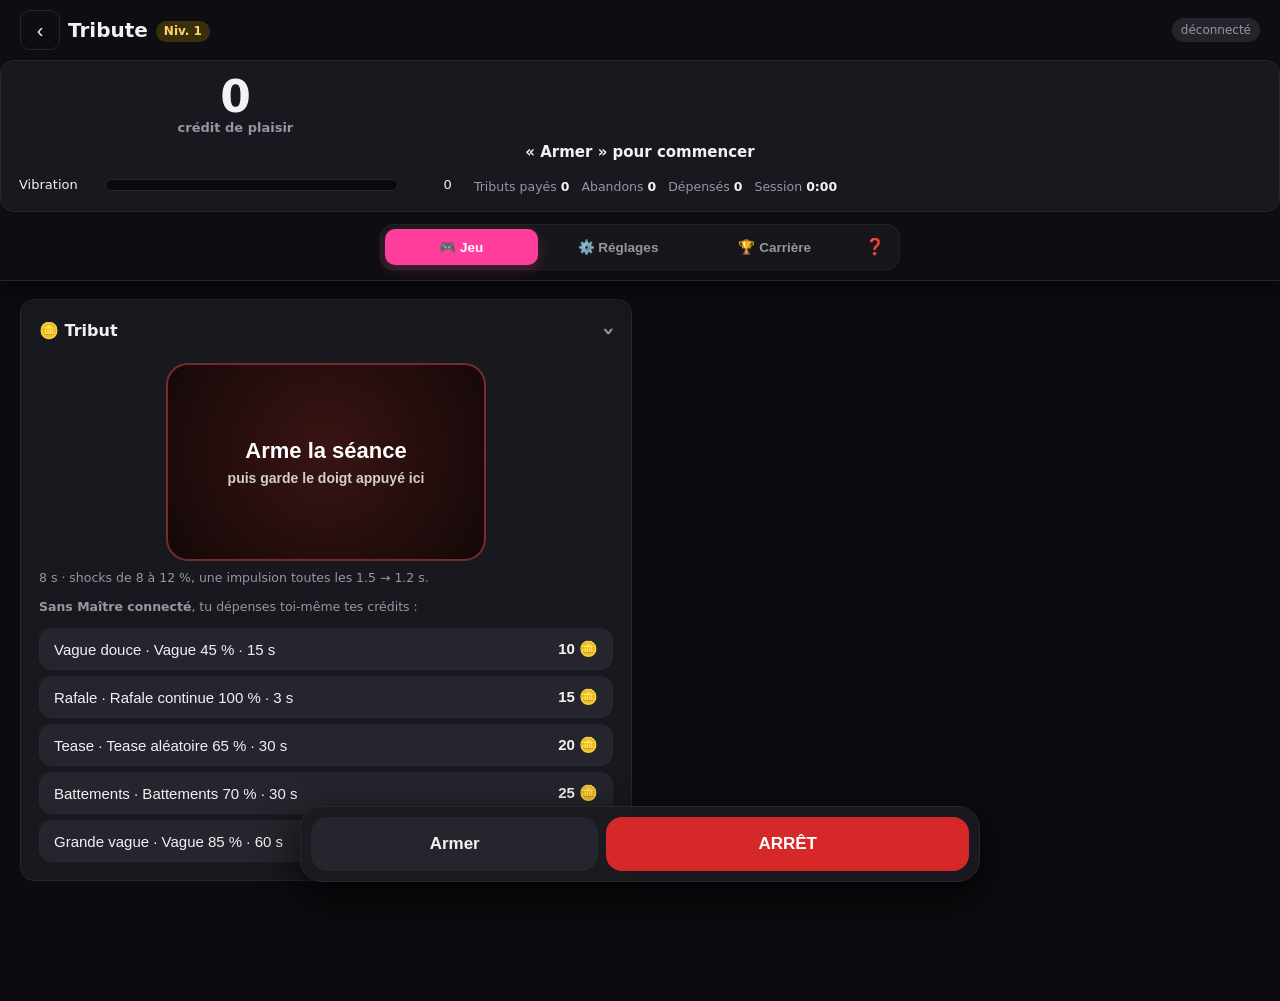
<file: tribute.html>
<!DOCTYPE html>
<html lang="fr">
<head>
<meta charset="utf-8">
<meta name="viewport" content="width=device-width,initial-scale=1,viewport-fit=cover">
<meta name="theme-color" content="#0f0f13">
<title>Tribute</title>
<link rel="stylesheet" href="common.css">
<style>
  #bank{font-size:44px;font-weight:900;text-align:center;line-height:1.1}
  #bank small{display:block;font-size:13px;font-weight:600;color:var(--mute)}
  #holdBtn{position:relative;display:block;width:min(100%,320px);margin:0 auto;height:22vh;min-height:130px;max-height:200px;border-radius:22px;border:2px solid #7a2a2a;background:radial-gradient(circle at 50% 45%,#3a1414,#140808);color:#fff;font-size:22px;font-weight:800;touch-action:none;user-select:none;-webkit-user-select:none;overflow:hidden}
  #holdBtn.on{border-color:#ff6b6b;box-shadow:0 0 30px #ff6b6b55 inset}
  #holdBtn.ok{border-color:#52d273;background:radial-gradient(circle at 50% 45%,#143a1e,#08140b)}
  #holdFill{position:absolute;left:0;bottom:0;width:100%;height:0;background:#ff6b6b33;pointer-events:none}
  #holdTxt{position:relative;pointer-events:none;padding:0 16px}
  #holdTxt small{display:block;font-size:14px;font-weight:600;opacity:.8;margin-top:6px}
  .shop{display:flex;flex-direction:column;gap:6px}
  .shop button{display:flex;justify-content:space-between;align-items:center;text-align:left}
  .shopRow{display:grid;grid-template-columns:1fr 56px 92px 52px 52px 30px;gap:4px;align-items:center;margin:3px 0}
  .shopRow input,.shopRow select{padding:4px;font-size:12px;width:100%}
  .shopHead{font-size:11px;color:var(--mute)}
</style>
</head>
<body>
<div class="top">
  <header>
    <button id="menuBtn" class="icon" title="Menu (arrête tout)">☰</button>
    <h1>Tribute</h1>
    <span id="connState" class="pill">déconnecté</span>
  </header>
  <div class="dock">
    <div id="bank">0<small>crédits de plaisir</small></div>
    <div class="banner" id="banner" style="font-size:15px">« Armer », puis garde le doigt sur le bouton pour payer ton tribut</div>
    <div class="stat" data-need="stim"><span>Shock</span><div class="meter"><div id="stimBar" class="stimC"></div></div><span id="stimVal">0</span></div>
    <div class="stat" data-need="vib"><span>Vibration</span><div class="meter"><div id="vibBar" class="vibC"></div></div><span id="vibVal">0</span></div>
    <div class="chips"><span>Tributs payés <b id="okN">0</b></span><span>Abandons <b id="koN">0</b><span id="koMax"></span></span><span>Dépensés <b id="spentN">0</b></span><span>Session <b id="sessT">0:00</b></span></div>
    <div id="gDock" class="hidden"></div>
  </div>
</div>

<main>
  <details class="card" id="secPlay" open>
    <summary>🪙 Tribut</summary>
    <div class="body">
      <button id="holdBtn"><div id="holdFill"></div><div id="holdTxt">Demander un tribut<small>garde le doigt appuyé jusqu'au bout</small></div></button>
      <p class="muted" id="seqInfo"></p>
      <div id="selfShop" class="hidden">
        <p class="muted" style="margin-top:12px"><b>Sans Maître connecté</b>, tu dépenses toi-même tes crédits :</p>
        <div class="shop" id="shopSelf"></div>
      </div>
    </div>
  </details>

  <details class="card" id="secGame"></details>
  <details class="card" id="conn"></details>

  <details class="card" id="secSeq" data-need="stim">
    <summary>⚡ Séquence d'endurance</summary>
    <div class="body">
      <label class="f"><span>Durée à tenir (s)</span><input id="tribS" type="number" min="3" max="300" value="10"></label>
      <label class="f"><span>Intensité de départ (%)</span><input id="stimStart" type="number" min="0" max="100" value="8"></label>
      <label class="f"><span>Intensité finale (%)</span><input id="stimEnd" type="number" min="0" max="100" value="25"></label>
      <label class="f"><span>Intervalle entre impulsions au début (ms)</span><input id="gapStart" type="number" min="300" max="10000" step="100" value="1500"></label>
      <label class="f"><span>Intervalle à la fin (ms)</span><input id="gapEnd" type="number" min="300" max="10000" step="100" value="700"></label>
      <label class="f"><span>Durée d'une impulsion (ms)</span><input id="pulseMs" type="number" min="100" max="2000" step="50" value="350"></label>
      <p class="muted">Lever le doigt arrête tout <b>immédiatement</b> : la séquence est perdue, pas de crédit.</p>
    </div>
  </details>

  <details class="card" id="secBank">
    <summary>🏦 Crédits & boutique</summary>
    <div class="body">
      <label class="f"><span>Crédits par tribut complet</span><input id="reward" type="number" min="1" max="1000" value="10"></label>
      <label class="f"><span>Garder les crédits d'une séance à l'autre</span><input id="keepBank" type="checkbox" checked></label>
      <label class="f"><span>Je dépense moi-même quand aucun Maître n'est connecté</span><input id="selfSpend" type="checkbox" checked></label>
      <p class="muted">Récompenses que le Maître peut acheter (télécommande › actions) :</p>
      <div class="shopRow shopHead"><span>Nom</span><span>Prix</span><span>Type</span><span>Int. %</span><span>Durée s</span><span></span></div>
      <div id="shopEdit"></div>
      <div class="row"><button id="addItem">+ Récompense</button><button id="resetBank">Remettre la banque à 0</button></div>
    </div>
  </details>

  <details class="card" id="secLimits">
    <summary>🛡️ Limites & tests</summary>
    <div class="body">
      <label class="f" data-need="vib"><span>Plafond vibration (%)</span><input id="maxVib" type="number" min="0" max="100" value="100"></label>
      <label class="f" data-need="stim"><span>Plafond shock (%)</span><input id="maxStim" type="number" min="0" max="100" value="30"></label>
      <label class="f"><span>Arrêt auto après (min, 0 = jamais)</span><input id="sessionMax" type="number" min="0" max="240" value="60"></label>
      <label class="f"><span>Sons</span><input id="sound" type="checkbox" checked></label>
      <label class="f"><span>Annonces vocales</span><input id="voice" type="checkbox" checked></label>
      <div class="row"><button id="testVib" data-need="vib">Test vibration 2 s</button><button id="testStim" data-need="stim">Test shock</button></div>
      <div class="row"><button id="saveCfg">Sauvegarder</button><button id="resetCfg">Par défaut</button></div>
    </div>
  </details>

  <details class="card" id="secLog">
    <summary>📋 Journal</summary>
    <div class="body"><div id="log"></div></div>
  </details>
</main>

<nav class="actions">
  <button id="arm">Armer</button>
  <button id="estop">ARRÊT</button>
</nav>

<script src="common.js"></script>
<script src="outdoor.js"></script>
<script src="partner.js"></script>
<script src="game.js"></script>
<script>
"use strict";
/* ======================================================================
 * Tribute : endurer une séquence de shocks (doigt appuyé) rapporte des
 * crédits de plaisir ; le Maître les dépense en vibrations quand il veut.
 * ====================================================================== */
const DEFAULT_SHOP = [
  { n: "Vague douce", c: 10, t: "wave", i: 45, d: 15 },
  { n: "Rafale", c: 15, t: "burst", i: 100, d: 3 },
  { n: "Tease", c: 20, t: "tease", i: 65, d: 30 },
  { n: "Battements", c: 25, t: "heart", i: 70, d: 30 },
  { n: "Grande vague", c: 40, t: "wave", i: 85, d: 60 },
];
let shop = store.get("tributeShop", DEFAULT_SHOP);
let bank = store.get("tributeBank", 0), spent = 0;
const S = { seq: null, ok: 0, ko: 0, fx: null, fxT0: 0, curStim: 0, curVib: 0, pulseT: null, nextT: null };
let armedAt = 0;

const P_ = () => Game.run ? Game.run.p : null;
const tribS = () => P_() ? P_().tribS : num("tribS");
const stimEndV = () => P_() ? Math.round(num("maxStim") * P_().stimEnd / 100) : num("stimEnd");
const gapEndV = () => P_() ? P_().gapEnd : num("gapEnd");
function setBank(v, why){
  bank = Math.max(0, Math.round(v)); store.set("tributeBank", bank);
  if (why) log(why + ` → ${bank} crédit${bank > 1 ? "s" : ""}.`);
  if (typeof Partner !== "undefined") Partner.send(true);
}

/* ---------------- Séquence d'endurance ---------------- */
function startSeq(){
  if (!App.armed) { toast("Tribute", "arme d'abord la séance", "var(--warn)"); return false; }
  if (S.seq || S.fx) return false;
  if (!Equip.stim) log("ℹ️ Pas d'e-stim cochée : la séquence se joue sans shock.");
  S.seq = { t0: Date.now(), dur: tribS() * 1000, n: 0 };
  $("holdBtn").classList.add("on"); beep(660, 90); Speak.say("Tiens bon", "hold", 1500);
  schedulePulse(); Partner.send(true);
  return true;
}
function schedulePulse(){
  const q = S.seq; if (!q) return;
  const p = clamp((Date.now() - q.t0) / q.dur, 0, 1);
  const gap = num("gapStart") + (gapEndV() - num("gapStart")) * p;
  S.nextT = Sched.after(Math.max(250, gap), () => {
    if (!S.seq) return;
    const pr = clamp((Date.now() - q.t0) / q.dur, 0, 1);
    if (pr >= 1) return;
    const lvl = num("stimStart") + (stimEndV() - num("stimStart")) * pr;
    if (Equip.stim && lvl > 0) {
      S.curStim = sendLevel("stim", lvl, true); q.n++;
      Sched.cancel(S.pulseT); S.pulseT = Sched.after(clamp(num("pulseMs"), 100, 2000), () => { S.curStim = sendLevel("stim", 0, true); });
    }
    schedulePulse();
  });
}
function stopSeq(){
  Sched.cancel(S.nextT); Sched.cancel(S.pulseT); S.nextT = S.pulseT = null;
  if (S.curStim) S.curStim = sendLevel("stim", 0, true);
  S.seq = null; $("holdBtn").classList.remove("on");
}
function completeSeq(){
  const n = S.seq ? S.seq.n : 0; stopSeq(); S.ok++;
  const r = Math.round(num("reward"));
  setBank(bank + r, `🪙 Tribut payé (${n} impulsion${n > 1 ? "s" : ""}) : +${r}`);
  $("holdBtn").classList.add("ok"); setTimeout(() => $("holdBtn").classList.remove("ok"), 1200);
  beep(1320, 120, 3); Speak.say(`Tribut accepté. ${bank} crédits`);
  if (Game.run) { Game.xp(r); Game.progress(S.ok); }
}
function abandonSeq(){
  if (!S.seq) return;
  const pct = Math.round((Date.now() - S.seq.t0) / S.seq.dur * 100); stopSeq(); S.ko++;
  log(`✋ Tribut abandonné à ${pct} % : aucun crédit.`); beep(260, 300); Speak.say("Abandonné");
  if (Game.run) Game.loseLife();
  Partner.send(true);
}
(() => {
  const b = $("holdBtn"); let pid = null;
  b.addEventListener("pointerdown", e => { e.preventDefault(); if (pid != null) return; if (startSeq()) { pid = e.pointerId; try { b.setPointerCapture(pid); } catch {} } });
  const up = e => { if (e.pointerId !== pid) return; pid = null; if (S.seq) abandonSeq(); };
  b.addEventListener("pointerup", up); b.addEventListener("pointercancel", up); b.addEventListener("lostpointercapture", up);
  b.addEventListener("contextmenu", e => e.preventDefault());
})();

/* ---------------- Boutique : dépenser les crédits ---------------- */
function buy(i, who){
  const it = shop[i]; if (!it) return;
  if (!App.armed) return log("La séance n'est pas armée.");
  if (S.seq) return log("Attends la fin du tribut en cours.");
  if (bank < it.c) { log(`Pas assez de crédits pour « ${it.n} » (${it.c}).`); return; }
  setBank(bank - it.c, `💝 ${who} dépense ${it.c} crédits : ${it.n} (${VIB_TYPES[it.t] || it.t} ${it.i} %, ${it.d} s)`);
  spent += it.c;
  S.fx = { type: it.t, I: it.i, D: it.d, seed: Math.random() * 100 }; S.fxT0 = Date.now();
  beep(990, 100, 2); Speak.say(it.n);
}
function renderShopSelf(){
  const box = $("shopSelf"); box.innerHTML = "";
  shop.forEach((it, i) => { const b = document.createElement("button"); b.innerHTML = `<span>${it.n} · ${VIB_TYPES[it.t] || it.t} ${it.i} % · ${it.d} s</span><b>${it.c} 🪙</b>`; b.disabled = bank < it.c || !App.armed; b.onclick = () => buy(i, "Tu"); box.appendChild(b); });
}
function renderShopEdit(){
  const box = $("shopEdit"); box.innerHTML = "";
  shop.forEach((it, i) => {
    const r = document.createElement("div"); r.className = "shopRow";
    r.innerHTML = `<input value="${it.n.replace(/"/g, "&quot;")}"><input type="number" min="0" value="${it.c}"><select>${Object.entries(VIB_TYPES).map(([k, v]) => `<option value="${k}" ${k === it.t ? "selected" : ""}>${v}</option>`).join("")}</select><input type="number" min="0" max="100" value="${it.i}"><input type="number" min="1" max="600" value="${it.d}"><button>✕</button>`;
    const [n, c, iI, d] = r.querySelectorAll("input"), t = r.querySelector("select");
    const save = () => { shop[i] = { n: n.value.trim() || "Récompense", c: Math.max(0, +c.value || 0), t: t.value, i: clamp(+iI.value || 0, 0, 100), d: clamp(+d.value || 1, 1, 600) }; store.set("tributeShop", shop); Partner.send(true); };
    [n, c, iI, d, t].forEach(x => x.onchange = save);
    r.querySelector("button").onclick = () => { shop.splice(i, 1); store.set("tributeShop", shop); renderShopEdit(); };
    box.appendChild(r);
  });
}
$("addItem").onclick = () => { shop.push({ n: "Récompense", c: 10, t: "wave", i: 50, d: 20 }); store.set("tributeShop", shop); renderShopEdit(); };
$("resetBank").onclick = async () => { if (await confirmDialog({ title: "Banque à zéro ?", html: `<p>${bank} crédits seront perdus.</p>`, ok: "Remettre à 0" })) setBank(0, "🏦 Banque remise à zéro"); };

/* ---------------- Séance ---------------- */
function setArmed(on){
  App.armed = on; keepAwake(on);
  $("arm").classList.toggle("armed", on); $("arm").textContent = on ? "ARMÉ" : "Armer";
  if (on) {
    armedAt = Date.now(); S.ok = 0; S.ko = 0; spent = 0;
    if (!$("keepBank").checked) setBank(0);
    log("Séance armée."); Game.start();
  } else {
    stopSeq(); S.fx = null; S.curVib = sendLevel("vib", 0, true); sendLevel("stim", 0, true);
    Game.end();
  }
}
function emergencyStop(){ setArmed(false); if (App.bp.connected) App.bp.stopAll().catch(() => {}); log("⛔ ARRÊT"); }

function tick(){
  const t = Date.now();
  if (S.seq && t - S.seq.t0 >= S.seq.dur) completeSeq();
  let vib = 0;
  if (S.fx) { const ms = t - S.fxT0; vib = VibFx.level(S.fx, ms); if (ms >= S.fx.D * 1000) S.fx = null; }
  if (App.armed) {
    S.curVib = sendLevel("vib", vib, !!S.fx);
    const maxMin = num("sessionMax");
    if (maxMin > 0 && t - armedAt > maxMin * 60000) { log("Durée max atteinte."); emergencyStop(); }
  }
  draw();
}
let lastSelfKey = "";
function draw(){
  $("bank").innerHTML = `${bank}<small>crédit${bank > 1 ? "s" : ""} de plaisir</small>`;
  const q = S.seq, p = q ? clamp((Date.now() - q.t0) / q.dur, 0, 1) : 0;
  $("holdFill").style.height = p * 100 + "%";
  $("holdTxt").innerHTML = q ? `Tiens bon… ${Math.ceil((q.dur - (Date.now() - q.t0)) / 1000)} s<small>ne lève pas le doigt</small>` : !App.armed ? "Arme la séance<small>puis garde le doigt appuyé ici</small>" : `Demander un tribut<small>+${num("reward")} crédits si tu tiens ${tribS()} s</small>`;
  $("banner").textContent = q ? "⚡ Tribut en cours : ne lâche pas !" : S.fx ? `💝 ${shop.find(x => x.t === S.fx.type)?.n || "Récompense"} en cours…` : App.armed ? "Garde le doigt sur le bouton pour payer ton tribut" : "« Armer » pour commencer";
  $("stimBar").style.width = S.curStim + "%"; $("stimVal").textContent = Math.round(S.curStim);
  $("vibBar").style.width = S.curVib + "%"; $("vibVal").textContent = Math.round(S.curVib);
  $("okN").textContent = S.ok; $("koN").textContent = S.ko; $("spentN").textContent = spent;
  $("koMax").textContent = Game.run ? " / " + (Game.run.p.lives + 1) : "";
  const s = App.armed ? Math.floor((Date.now() - armedAt) / 1000) : 0; $("sessT").textContent = Math.floor(s / 60) + ":" + String(s % 60).padStart(2, "0");
  $("seqInfo").textContent = `${tribS()} s · shocks de ${num("stimStart")} à ${stimEndV()} %, une impulsion toutes les ${(num("gapStart") / 1000).toFixed(1)} → ${(gapEndV() / 1000).toFixed(1)} s.`;
  const self = $("selfSpend").checked && !(typeof Link !== "undefined" && Link.peerLive);
  $("selfShop").classList.toggle("hidden", !self);
  const key = self + "|" + bank + "|" + App.armed + "|" + JSON.stringify(shop);
  if (self && key !== lastSelfKey) { lastSelfKey = key; renderShopSelf(); }
}

/* ---------------- Initialisation ---------------- */
App.cap = { vib: () => num("maxVib"), stim: () => num("maxStim") };
initShell({ clientName: "BPlaysure · Tribute", roleLabels: { vib: "Vibration (récompenses)", stim: "Shock (tributs)" }, emergencyStop, onDisconnect: () => setArmed(false) });
$("arm").onclick = () => setArmed(!App.armed);
$("testVib").onclick = () => { if (!App.armed) return log("Arme la séance pour tester."); sendLevel("vib", 40, true); setTimeout(() => sendLevel("vib", 0, true), 2000); };
$("testStim").onclick = () => { if (!App.armed) return log("Arme la séance pour tester."); S.curStim = sendLevel("stim", num("stimStart"), true); setTimeout(() => { S.curStim = sendLevel("stim", 0, true); }, num("pulseMs")); };
const KEY = "tributeCfg";
const FIELDS = ["tribS","stimStart","stimEnd","gapStart","gapEnd","pulseMs","reward","maxVib","maxStim","sessionMax"];
const CHECKS = ["keepBank","selfSpend","sound","voice"];
$("saveCfg").onclick = () => Cfg.save(KEY, FIELDS, CHECKS);
$("resetCfg").onclick = () => Cfg.reset(KEY);
Cfg.load(KEY, FIELDS, CHECKS);
applyEquip(); renderShopEdit();
Game.init("tribute", {
  apply: (p, on) => {
    ["tribS", "stimEnd", "gapEnd"].forEach(id => { $(id).disabled = on; $(id).title = on ? "réglé par la carrière" : ""; });
    if (on) { $("tribS").value = p.tribS; $("stimEnd").value = Math.round(num("maxStim") * p.stimEnd / 100); $("gapEnd").value = p.gapEnd; }
  },
});
Partner.init("tribute", {
  setArmed,
  telemetry: () => ({
    main: { label: "Crédits", v: bank, max: Math.max(100, bank), unit: " 🪙" },
    phase: $("banner").textContent,
    chips: [["Crédits", bank], ["Tributs", S.ok], ["Abandons", S.ko], ["Dépensés", spent], ...(S.seq ? [["En cours", Math.round((Date.now() - S.seq.t0) / S.seq.dur * 100) + " %"]] : [])],
  }),
  actions: () => !App.armed ? [] : [
    ...shop.map((it, i) => ({ id: "buy:" + i, label: `💝 ${it.n} · ${it.c} 🪙${bank < it.c ? " (pas assez)" : ""}` })),
    { id: "demand", label: "🪙 Exiger un tribut" },
    { id: "gift10", label: "🎁 Offrir 10 crédits" },
    { id: "take10", label: "✂️ Confisquer 10 crédits" },
  ],
  doAction: id => {
    if (!App.armed) return;
    if (id.startsWith("buy:")) buy(+id.slice(4), "Le Maître");
    else if (id === "demand") { log("🎮 Le Maître exige un tribut."); Speak.say("Ton Maître exige un tribut"); toast("🪙 Tribut exigé", "pose ton doigt sur le bouton", "#ffd166"); beep(880, 150, 3); }
    else if (id === "gift10") setBank(bank + 10, "🎁 Le Maître offre 10 crédits");
    else if (id === "take10") setBank(bank - 10, "✂️ Le Maître confisque 10 crédits");
  },
});
setInterval(tick, 100);
log("Prêt. « Armer », puis garde le doigt sur le grand bouton pendant toute la séquence pour gagner des crédits.");
</script>
</body>
</html>
</file>
<file: common.css>
:root{--bg:#0c0c10;--panel:#18181f;--panel2:#121217;--line:#26262f;--fg:#f1f1f6;--mute:#9696a6;--acc:#ff3d9a;--acc2:#c77dff;--vib:#4cc9f0;--stim:#ff6b6b;--hr:#f72585;--ok:#52d273;--warn:#ffb703;--r:14px}
*{box-sizing:border-box;-webkit-tap-highlight-color:transparent}
html{-webkit-text-size-adjust:100%}
body{margin:0;background:var(--bg);color:var(--fg);font:15px/1.4 system-ui,-apple-system,Segoe UI,Roboto,sans-serif;overscroll-behavior-y:contain}
.hidden,[hidden]{display:none!important}
.muted{color:var(--mute);font-size:12.5px}
code{font-size:12px;background:#0006;padding:1px 4px;border-radius:4px}

/* ---------- Haut fixe : en-tête + état ---------- */
.top{position:sticky;top:0;z-index:10;background:var(--bg);box-shadow:0 6px 14px #0009;padding-top:env(safe-area-inset-top)}
header{display:flex;align-items:center;gap:8px;padding:8px 10px}
header h1{font-size:17px;margin:0;flex:1;white-space:nowrap;overflow:hidden;text-overflow:ellipsis}
.icon{background:transparent;border:1px solid var(--line);border-radius:10px;width:40px;height:40px;padding:0;font-size:20px;color:var(--fg)}
.pill{display:inline-block;padding:4px 9px;border-radius:999px;font-size:12px;background:#24242c;color:var(--mute);white-space:nowrap;max-width:46vw;overflow:hidden;text-overflow:ellipsis}
.pill.on{background:#173322;color:var(--ok)}

.dock{margin:0 10px 8px;padding:10px 12px;background:var(--panel);border:1px solid var(--line);border-radius:var(--r)}
.banner{font-size:19px;font-weight:700;text-align:center;margin-bottom:6px}
.kpis{display:grid;grid-template-columns:repeat(3,1fr);gap:6px;margin-bottom:6px}
.kpis div{background:var(--panel2);border-radius:10px;padding:5px;text-align:center;font-size:11px;color:var(--mute)}
.kpis b{display:block;font-size:18px;color:var(--fg)}
.stat{display:grid;grid-template-columns:78px 1fr 46px;gap:8px;align-items:center;margin:5px 0;font-size:13px}
.stat span:last-child{text-align:right;font-variant-numeric:tabular-nums}
.meter{height:12px;background:#0b0b0e;border:1px solid var(--line);border-radius:6px;position:relative;overflow:hidden}
.meter>div:first-child{height:100%;width:0;transition:width .12s}
.meter .mark{position:absolute;top:0;bottom:0;width:2px;background:#fffa}
.vibC{background:var(--vib)} .stimC{background:var(--stim)} .accC{background:var(--acc)} .warnC{background:var(--warn)}
.chips{display:flex;flex-wrap:wrap;gap:6px 12px;font-size:12.5px;color:var(--mute);margin-top:4px}
.chips b{color:var(--fg);font-variant-numeric:tabular-nums}
canvas.spark{width:100%;height:56px;background:var(--panel2);border-radius:8px;display:block;margin-top:6px}

/* ---------- Contenu ---------- */
main{padding:4px 10px calc(96px + env(safe-area-inset-bottom));display:flex;flex-direction:column;gap:10px;max-width:760px;margin:0 auto}
details.card{background:var(--panel);border:1px solid var(--line);border-radius:var(--r);overflow:hidden}
details.card>summary{list-style:none;cursor:pointer;padding:14px 14px;font-weight:600;display:flex;align-items:center;gap:10px}
details.card>summary::-webkit-details-marker{display:none}
details.card>summary::after{content:"›";margin-left:auto;color:var(--mute);font-size:22px;transition:transform .15s}
details.card[open]>summary::after{transform:rotate(90deg)}
details.card>summary small{font-weight:400;color:var(--mute);font-size:12px}
.body{padding:0 14px 14px}
.body>p{margin:8px 0}

label.f{display:flex;align-items:center;justify-content:space-between;gap:12px;min-height:44px;padding:4px 0;border-bottom:1px solid #ffffff08}
label.f>span{flex:1;font-size:14px}
input[type=number],input[type=text],select{background:#0b0b0e;color:var(--fg);border:1px solid var(--line);border-radius:10px;padding:9px 10px;font-size:16px;width:92px}
input[type=text]{width:100%;max-width:240px}
select{width:auto;max-width:56vw}
input[type=range]{width:44vw;max-width:220px;accent-color:var(--acc)}
input[type=checkbox]{width:24px;height:24px;accent-color:var(--acc)}
button{background:#25252d;color:var(--fg);border:1px solid var(--line);border-radius:12px;padding:11px 14px;font-size:15px;cursor:pointer;touch-action:manipulation}
button:active{transform:scale(.98)}
button.primary{background:linear-gradient(135deg,#ff3d9a,#e0318a);color:#fff;border:none;font-weight:700;box-shadow:0 6px 18px #ff3d9a40}
.row{display:flex;gap:8px;flex-wrap:wrap;align-items:center;margin:10px 0}
.row>button{flex:1 1 auto}
video{width:100%;max-height:240px;border-radius:10px;background:#000;object-fit:cover;display:block}
#log{height:160px;overflow:auto;font:12px ui-monospace,monospace;background:#0b0b0e;border-radius:10px;padding:8px;white-space:pre-wrap}
.dev{border:1px solid var(--line);border-radius:10px;padding:8px 10px;margin:8px 0}
.dev b{display:block;margin-bottom:2px}
.dev label{display:flex;flex-wrap:wrap;align-items:center;justify-content:space-between;gap:6px;padding:6px 0}
table{width:100%;border-collapse:collapse;margin:6px 0}
td,th{padding:4px;text-align:left;border-bottom:1px solid var(--line);font-weight:normal}
th{color:var(--mute);font-size:12px}
td input{width:76px!important}
td button{padding:8px 11px}

/* ---------- Barre d'actions en bas ---------- */
nav.actions{position:fixed;left:0;right:0;bottom:0;z-index:10;display:flex;gap:8px;padding:10px 10px calc(10px + env(safe-area-inset-bottom));background:linear-gradient(transparent,var(--bg) 30%)}
nav.actions button{flex:1;height:56px;font-size:17px;font-weight:700;border-radius:16px}
#arm{background:#25252d}
#arm.armed{background:var(--ok);color:#002b0c;border:none}
#estop{background:#d62828;color:#fff;border:none;flex:1.3}
#closeBtn{background:var(--warn);color:#2b1d00;border:none;flex:1.3}

/* ---------- Bandeau de notification dans l'application ---------- */
.toast{position:fixed;left:10px;right:10px;bottom:calc(84px + env(safe-area-inset-bottom));z-index:30;background:#25252d;border:1px solid var(--line);border-left:5px solid var(--acc);border-radius:14px;padding:10px 14px;box-shadow:0 10px 24px #000a;font-size:15px;transition:opacity .3s,transform .3s}
.toast small{display:block;color:var(--mute);font-size:12.5px;margin-top:2px}
.toast.out{opacity:0;transform:translateY(10px)}

/* ---------- Fenêtre de confirmation ---------- */
.modalBg{position:fixed;inset:0;z-index:40;background:#000b;display:flex;align-items:center;justify-content:center;padding:16px}
.modal{background:var(--panel);border:1px solid var(--line);border-radius:18px;padding:18px;max-width:480px;width:100%;max-height:90vh;overflow:auto}
.modal h3{margin:0 0 10px;font-size:19px}
.modal .mbody{font-size:14px;color:var(--fg)}
.modal .mbody li{margin:4px 0}
.modal button[disabled]{opacity:.4}
.ms{border-color:#b8860b!important;background:linear-gradient(135deg,#2a2210,var(--panel))!important}
.crown{color:#ffd166}

/* ---------- Carrière ---------- */
header h1 .lvlTag,.lvlTag{display:inline-block;margin-left:8px;padding:2px 8px;border-radius:999px;background:#3a2f0c;color:#ffd166;font-size:12px;font-weight:700;vertical-align:middle}
.gHead{display:flex;align-items:baseline;justify-content:space-between;gap:8px;flex-wrap:wrap;margin:4px 0 6px}
.gLvlBig{font-size:22px;color:#ffd166}
.gGoal{background:#0b0b0e;border:1px solid var(--line);border-radius:10px;padding:10px;font-size:14px;margin:8px 0}
#gDock{margin-top:6px;font-size:13px;color:#ffd166}

@media (min-width:900px){ .top{max-width:none} }
/* v2.1 : guide de rythme, éditeur des objectifs de carrière, ahegao */
.meter .mark.tgt{width:4px;margin-left:-2px;background:#ffd166;box-shadow:0 0 6px #ffd166;transition:left .1s linear}
details.sub{border:1px solid var(--line);border-radius:10px;padding:6px 10px;margin:8px 0}
details.sub>summary{cursor:pointer;font-weight:600;padding:4px 0}
.gTblWrap{overflow-x:auto;max-height:60vh;overflow-y:auto;border:1px solid var(--line);border-radius:8px}
.gTbl{border-collapse:collapse;font-size:12px;min-width:100%}
.gTbl th{position:sticky;top:0;background:var(--panel2);padding:4px;font-weight:600;white-space:nowrap;z-index:1}
.gTbl td{padding:2px;text-align:center}
.gTbl td:first-child{position:sticky;left:0;background:var(--panel);font-weight:700;white-space:nowrap;padding:0 6px}
.gTbl input{width:58px;padding:4px;font-size:12px;text-align:center}
.gTbl input.end{border-color:#6b5a1d}
.gTbl input.cust{background:#3a2f0c;color:#ffd166}
.gTbl tr.cur td{background:#1d2a1f}
.gEditR{display:grid;grid-template-columns:1fr 64px 64px;gap:6px;align-items:center;font-size:13px;margin:4px 0}
.gEditR input{width:100%;padding:4px}
.agFace{font-size:40px;text-align:center}

/* champs verrouillés par la carrière : le toucher explique pourquoi */
label.f input:disabled,label.f select:disabled{pointer-events:none}
label.f:has(> input:disabled[title*="carrière"])>span::after,label.f:has(> select:disabled[title*="carrière"])>span::after{content:" 🔒";opacity:.8}

/* monitoring replié : seul le bandeau d'état reste */
body.dockMin .top .dock>*:not(.banner){display:none!important}
body.dockMin .top .dock{padding:6px 10px;margin-bottom:6px}
#dockBtn{margin-left:auto}
#dockBtn+.pill,#dockBtn~#connState{margin-left:6px}

/* =====================================================================
 * Grand écran (ordinateur) : mise en page « site web »
 * Rien ne change sur téléphone (en dessous de 1000 px de large).
 * ===================================================================== */
@media (hover:hover){
  button:hover{filter:brightness(1.15)}
  details.card>summary:hover{background:#ffffff06}
  a.card:hover{transform:translateY(-2px);box-shadow:0 10px 26px #000a;border-color:#3a3a46}
}
:focus-visible{outline:2px solid var(--acc);outline-offset:2px}
@media (min-width:1000px){
  html{scrollbar-color:#3a3a46 var(--bg)}
  body{font-size:15.5px}
  /* barre du haut pleine largeur, contenu centré */
  .top{background:#0f0f13ee;backdrop-filter:blur(10px);border-bottom:1px solid var(--line);box-shadow:0 8px 24px #0008}
  .top>header,.top>.dock{max-width:1320px;margin-left:auto;margin-right:auto}
  .top>header{padding:10px 20px}
  header h1{font-size:20px}
  .top>.dock{margin-bottom:12px;padding:12px 18px;display:grid;grid-template-columns:minmax(260px,1.1fr) 2fr;gap:6px 22px;align-items:center}
  .top>.dock>.banner{grid-column:1/-1;font-size:22px;margin-bottom:2px}
  .top>.dock>*{min-width:0}
  .kpis{grid-template-columns:repeat(auto-fit,minmax(110px,1fr))}
  .kpis b{font-size:20px}
  body.dockMin .top>.dock{display:block}
  /* contenu : grille de cartes sur 2 (puis 3) colonnes */
  main{max-width:1320px;padding:18px 20px 120px;display:grid;grid-template-columns:repeat(2,minmax(0,1fr));gap:16px;align-items:start}
  main>*{min-width:0}
  main>details.card:has(#log),main>details.card:has(.gTblWrap),main>.wide{grid-column:1/-1}
  details.card>summary{padding:16px 18px;font-size:16px}
  .body{padding:0 18px 18px}
  video{max-height:440px}
  select{max-width:320px}
  input[type=range]{width:220px}
  #log{height:220px}
  /* boutons du bas : barre flottante centrée */
  nav.actions{left:50%;right:auto;bottom:18px;transform:translateX(-50%);width:min(680px,92vw);padding:10px;background:#1a1a20ee;backdrop-filter:blur(10px);border:1px solid var(--line);border-radius:22px;box-shadow:0 14px 40px #000c}
  nav.actions button{height:54px}
  .toast{left:auto;right:24px;bottom:96px;width:400px}
}
@media (min-width:1500px){
  main{grid-template-columns:repeat(3,minmax(0,1fr))}
}

/* =====================================================================
 * Style « appli » (inspiré des applis de jouets connectés) + HUD compact
 * ===================================================================== */
.camMaxBtn{position:absolute;top:8px;right:8px;z-index:5;width:40px;height:40px;padding:0;border-radius:50%;border:none;background:#000a;color:#fff;font-size:18px}
#hud{display:none}
.awayHidden{display:none!important}
body.camMax,body.camFull,body.pressOn{overflow:hidden}
.hudBan{font-weight:800;font-size:15px;text-align:center;white-space:nowrap;overflow:hidden;text-overflow:ellipsis;padding:0 6px 8px}
.hudRow{display:flex;gap:8px;overflow-x:auto;scrollbar-width:none;padding:0 2px 2px}
.hudRow::-webkit-scrollbar{display:none}
.hw{flex:none;min-width:92px;padding:8px 10px 6px;border-radius:16px;background:linear-gradient(160deg,#ffffff14,#ffffff06);border:1px solid #ffffff17;backdrop-filter:blur(14px);-webkit-backdrop-filter:blur(14px);display:grid;grid-template-columns:auto 1fr;align-items:center;column-gap:6px;box-shadow:0 6px 18px #0006}
.hw i{font-style:normal;font-size:15px}
.hw .hv{font:800 18px system-ui;font-variant-numeric:tabular-nums;white-space:nowrap;text-align:right}
.hw canvas{grid-column:1/-1;width:100%;height:20px;margin-top:3px}
.hw.kp{display:block;text-align:center;min-width:78px;padding:8px 10px}
.hw.kp .hv{display:block;text-align:center;font-size:19px}
.hw.kp small{display:block;color:var(--mute);font-size:10.5px;white-space:nowrap;margin-top:1px}
/* vue caméra plein écran */
body.camMax::before{content:"";position:fixed;inset:0;background:#000;z-index:49}
.camWrap.max{position:fixed!important;z-index:50;margin:0;border-radius:0}
.camWrap.max video{width:100%!important;height:100%!important;max-height:none!important;border-radius:0}
.camMaxBtn.out{position:fixed;top:calc(10px + env(safe-area-inset-top));right:12px;z-index:80;width:46px;height:46px;font-size:20px;background:#000c;border:1px solid #fff4}
body.camMax .top{position:fixed;left:0;right:0;top:0;z-index:60;background:linear-gradient(#000a,#0000)!important;border:0!important;box-shadow:none!important;backdrop-filter:none!important;padding-top:calc(8px + env(safe-area-inset-top))}
body.camMax .top header,body.camMax .top>.dock{display:none!important}
body.camMax #hud{display:block!important;padding:0 64px 0 10px}
body.camMax nav.actions{z-index:60}
body.camMax .toast{z-index:65}
#camActs{position:fixed;left:12px;bottom:calc(12px + env(safe-area-inset-bottom));z-index:70;display:flex;flex-direction:column;align-items:flex-start;gap:8px;max-width:calc(100% - 200px)}
#camActs button{height:44px;padding:0 14px;border-radius:14px;background:#000b;border:1px solid #fff4;color:#fff;font-weight:800;font-size:14px;backdrop-filter:blur(8px)}
#camActs button.primary{background:var(--acc);border-color:var(--acc)}
#camActs button.hidden{display:none}

@media (max-width:999px){
  body{background:var(--bg)}
  .top{background:#0c0c10d6;backdrop-filter:blur(16px);-webkit-backdrop-filter:blur(16px);box-shadow:none;border-bottom:1px solid #ffffff0d}
  header{position:relative;justify-content:center;min-height:52px}
  header h1{flex:0 1 auto;text-align:center;font-size:18px;font-weight:800;max-width:58%}
  header #menuBtn{position:absolute;left:6px;top:50%;transform:translateY(-50%)}
  header #dockBtn{position:absolute;right:6px;top:50%;transform:translateY(-50%)}
  /* état de la connexion : simple pastille (vert = connecté) */
  header #connState{position:absolute;right:50px;top:50%;transform:translateY(-50%);font-size:0;width:10px;height:10px;padding:0;border-radius:50%;background:#55555f;box-shadow:0 0 0 3px #ffffff0a}
  header #connState.on{background:var(--ok);box-shadow:0 0 0 3px #52d27333,0 0 10px var(--ok)}
  .icon.back{border:none;font-size:34px;font-weight:300;line-height:1;width:40px}
  #dockBtn{border:none;background:#ffffff0d;border-radius:50%;width:36px;height:36px;font-size:15px}
  #hud{display:block;padding:2px 10px 10px}
  body.dockFull #hud,body.noHud #hud{display:none}
  body:not(.dockFull):not(.noHud) .top>.dock{display:none}
  .top>.dock{border-radius:18px;background:#16161c;border-color:#ffffff0d}
  main{padding:12px 12px calc(104px + env(safe-area-inset-bottom));gap:12px}
  details.card{background:#16161c;border:1px solid #ffffff0a;border-radius:18px;box-shadow:0 8px 22px #0005}
  details.card>summary{padding:15px 16px;font-size:15.5px}
  details.card>summary::after{content:"›";font-size:24px;color:#6d6d7a}
  details.card[open]>summary{border-bottom:1px solid #ffffff08;margin-bottom:6px}
  .body{padding:2px 16px 16px}
  label.f{border-bottom:1px solid #ffffff07}
  input[type=checkbox]{accent-color:var(--acc)}
  input[type=range]{accent-color:var(--acc)}
  nav.actions{left:10px;right:10px;bottom:calc(10px + env(safe-area-inset-bottom));padding:8px;border-radius:24px;background:#18181fdb;backdrop-filter:blur(16px);-webkit-backdrop-filter:blur(16px);border:1px solid #ffffff12;box-shadow:0 14px 34px #000c}
  nav.actions button{height:52px;border-radius:18px;font-size:16px}
  #arm{background:#24242c;border:1px solid #ffffff12}
  .toast{bottom:calc(92px + env(safe-area-inset-bottom));border-radius:16px}
  video{border-radius:14px}
}
@media (min-width:1000px){
  #dockBtn{display:none}
}

/* ---------- onglets des applis : Jeu · Réglages · Carrière ---------- */
#appTabs{display:flex;gap:4px;margin:0 10px 8px;padding:4px;border-radius:14px;background:#ffffff0a;border:1px solid #ffffff0d}
#appTabs button{flex:1;height:36px;border:none;border-radius:10px;background:none;color:var(--mute);font-weight:700;font-size:13.5px;padding:0}
#appTabs .helpBtn{flex:none;width:40px;font-size:16px}
#helpSheet{position:fixed;inset:0;z-index:9600;background:#000a;display:flex;align-items:flex-end;justify-content:center}
#helpSheet.hidden{display:none}
#helpSheet .hsBox{width:100%;max-width:560px;max-height:80vh;overflow:auto;background:var(--card,#16161d);border-radius:20px 20px 0 0;padding:14px 16px calc(18px + env(safe-area-inset-bottom));border:1px solid #ffffff14}
#helpSheet .hsHead{display:flex;align-items:center;justify-content:space-between;gap:10px;margin-bottom:6px}
#helpSheet .hsHead button{width:38px;height:38px;padding:0;border-radius:50%}
#helpSheet .hsBody p.hsIntro{font-weight:600;font-size:14.5px}
#helpSheet .hsBody p{margin:10px 0;font-size:14px;line-height:1.45;color:var(--txt,#eee)}
@media (max-width:999px){ body:not(.fitted):has(.top>.dock) main{visibility:hidden} }
#appTabs button.sel{background:var(--acc);color:#fff;box-shadow:0 4px 12px #ff3d9a40}
body[data-apptab="play"] main>[data-tab]:not([data-tab="play"]),
body[data-apptab="cfg"] main>[data-tab]:not([data-tab="cfg"]),
body[data-apptab="car"] main>[data-tab]:not([data-tab="car"]){display:none!important}
body.camMax #appTabs{display:none}
@media (min-width:1000px){
  #appTabs{max-width:520px;margin:0 auto 10px}
}
/* ---------- téléphone : Armer / ARRÊT discrets, écran de jeu sans défiler ---------- */
@media (max-width:999px){
  nav.actions{left:auto;right:12px;bottom:calc(12px + env(safe-area-inset-bottom));padding:5px;gap:5px;border-radius:18px}
  nav.actions button{flex:none;height:42px;min-width:0;padding:0 16px;border-radius:14px;font-size:14px;font-weight:800}
  #estop{background:#d62839}
  main{padding-bottom:calc(72px + env(safe-area-inset-bottom))}
  .toast{bottom:calc(70px + env(safe-area-inset-bottom))}
  body[data-apptab="play"] main{gap:10px}
  body[data-apptab="play"] .camWrap video{max-height:calc(100dvh - var(--topH,160px) - 150px);object-fit:cover}
  body[data-apptab="play"] main>details[data-tab="play"]>summary{display:none}
  body[data-apptab="play"] main>details[data-tab="play"]>.body{padding-top:12px}
  body[data-apptab="play"]{overflow-x:hidden}
}
</file>
